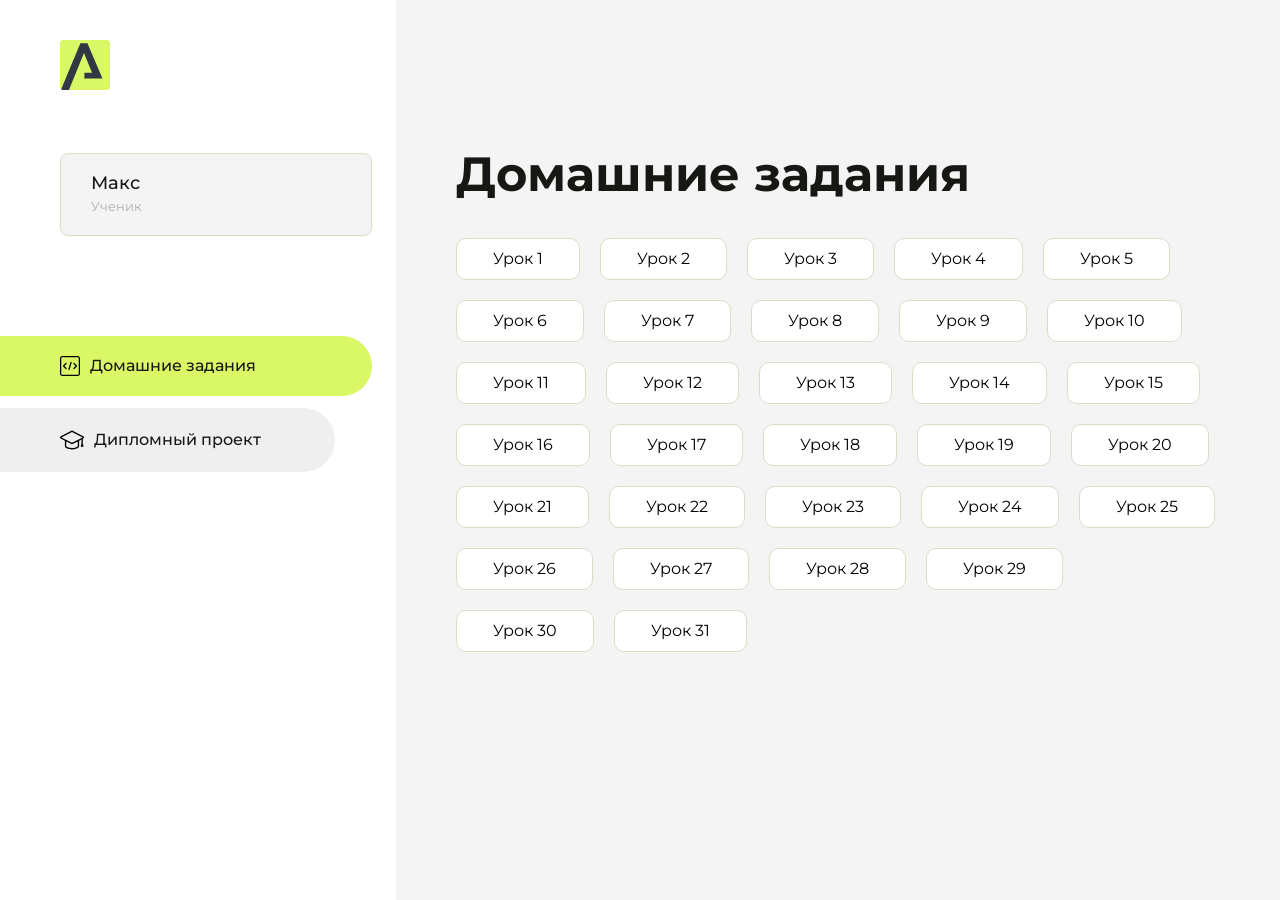
<file: index.html>
<!DOCTYPE html>
<html lang="en">
<head>
    <meta charset="UTF-8">
    <meta name="viewport" content="width=device-width, initial-scale=1.0">
    <title>Домашняя работа</title>
    <link rel="shortcut icon" href="src/logo.ico" type="image/x-icon">
    <link rel="preconnect" href="https://fonts.googleapis.com">
    <link rel="preconnect" href="https://fonts.gstatic.com" crossorigin>
    <link href="https://fonts.googleapis.com/css2?family=Montserrat:wght@400;500;700&family=Rubik:wght@500&display=swap"
          rel="stylesheet">
    <link rel="stylesheet" href="src/style.css">
</head>
<body id="body">
<div class="overlay" id="overlay"></div>
<div class="layout">
    <div class="burger" id="burger">
        <svg viewBox="0 0 24 24" fill="none" xmlns="http://www.w3.org/2000/svg">
            <g id="SVGRepo_bgCarrier" stroke-width="0"></g>
            <g id="SVGRepo_tracerCarrier" stroke-linecap="round" stroke-linejoin="round"></g>
            <g id="SVGRepo_iconCarrier">
                <path d="M4 18L20 18" stroke="#DAF765" stroke-width="2" stroke-linecap="round"></path>
                <path d="M4 12L20 12" stroke="#DAF765" stroke-width="2" stroke-linecap="round"></path>
                <path d="M4 6L20 6" stroke="#DAF765" stroke-width="2" stroke-linecap="round"></path>
            </g>
        </svg>
    </div>
    <aside class="sidebar" id="sidebar">
        <div class="sidebar__inner">
            <div class="logo">
                <svg width="50" height="50" viewBox="0 0 50 50" fill="none" xmlns="http://www.w3.org/2000/svg">
                    <g clip-path="url(#clip0_513_74730)">
                        <path d="M46.17 -0.257004H3.83C1.57281 -0.257004 -0.257 1.57281 -0.257 3.83V46.17C-0.257 48.4272 1.57281 50.257 3.83 50.257H46.17C48.4272 50.257 50.257 48.4272 50.257 46.17V3.83C50.257 1.57281 48.4272 -0.257004 46.17 -0.257004Z"
                              fill="#DAF765"/>
                        <path d="M24.375 38.4H42.461L27.441 3.1585H20.4355C20.4355 3.1585 6.7895 35.881 1.1945 49.294C2.015 50.0275 3.0945 50.257 3.6945 50.257H8.8445L23.954 13.07L32.0465 32.8285H24.375V38.4Z"
                              fill="#323843"/>
                    </g>
                    <defs>
                        <clipPath id="clip0_513_74730">
                            <rect width="50" height="50" fill="white"/>
                        </clipPath>
                    </defs>
                </svg>
            </div>
            <div class="sidebar__user">
                <div class="sidebar__name">Макс</div>
                <div class="sidebar__text">Ученик</div>
            </div>
            <div class="sidebar__tabs">
                <div class="sidebar__item">
                    <button class="sidebar__button active" id="tasks">
                        <svg xmlns="http://www.w3.org/2000/svg" width="20" height="20" viewBox="0 0 20 20" fill="none">
                            <g clip-path="url(#clip0_704_74543)">
                                <path d="M17.7083 20H2.29167C1.0275 20 0 18.9725 0 17.7083V2.29167C0 1.0275 1.0275 0 2.29167 0H17.7083C18.9725 0 20 1.0275 20 2.29167V17.7083C20 18.9725 18.9725 20 17.7083 20ZM2.29167 1.25C1.7175 1.25 1.25 1.7175 1.25 2.29167V17.7083C1.25 18.2825 1.7175 18.75 2.29167 18.75H17.7083C18.2825 18.75 18.75 18.2825 18.75 17.7083V2.29167C18.75 1.7175 18.2825 1.25 17.7083 1.25H2.29167Z"
                                      fill="black"/>
                                <path d="M6.04167 13.125C5.88167 13.125 5.72167 13.0642 5.6 12.9417L3.1 10.4417C2.85583 10.1975 2.85583 9.80167 3.1 9.5575L5.6 7.0575C5.84417 6.81333 6.24 6.81333 6.48417 7.0575C6.72833 7.30167 6.72833 7.6975 6.48417 7.94167L4.42583 10L6.48417 12.0583C6.72833 12.3025 6.72833 12.6983 6.48417 12.9425C6.36167 13.0642 6.20167 13.125 6.04167 13.125Z"
                                      fill="black"/>
                                <path d="M8.95833 14.1667C8.9 14.1667 8.84 14.1583 8.78167 14.1417C8.45083 14.0442 8.26083 13.6967 8.35833 13.3658L10.4417 6.28251C10.5392 5.95084 10.8892 5.76417 11.2175 5.85917C11.5483 5.95667 11.7383 6.30417 11.6408 6.63501L9.5575 13.7183C9.47833 13.9908 9.22833 14.1667 8.95833 14.1667Z"
                                      fill="black"/>
                                <path d="M13.9583 13.125C13.7983 13.125 13.6383 13.0642 13.5167 12.9417C13.2725 12.6975 13.2725 12.3017 13.5167 12.0575L15.575 9.99916L13.5167 7.94083C13.2725 7.69666 13.2725 7.30083 13.5167 7.05666C13.7608 6.81249 14.1567 6.81249 14.4008 7.05666L16.9008 9.55666C17.145 9.80083 17.145 10.1967 16.9008 10.4408L14.4008 12.9408C14.2783 13.0642 14.1183 13.125 13.9583 13.125Z"
                                      fill="black"/>
                            </g>
                            <defs>
                                <clipPath id="clip0_704_74543">
                                    <rect width="20" height="20" fill="white"/>
                                </clipPath>
                            </defs>
                        </svg>
                        <span>Домашние задания</span></button>
                </div>
                <div class="sidebar__item">
                    <button class="sidebar__button" id="diplom">
                        <svg xmlns="http://www.w3.org/2000/svg" width="24" height="24" viewBox="0 0 24 24" fill="none">
                            <g clip-path="url(#clip0_704_74553)">
                                <path d="M23.2628 10.5971C23.7176 10.365 24 9.90375 24 9.39337C24 8.883 23.7176 8.42175 23.2628 8.18962L12.6135 2.75362C12.2291 2.55824 11.7705 2.55787 11.3854 2.75399L0.736875 8.19C0.282375 8.42175 0 8.883 0 9.39337C0 9.90375 0.282375 10.365 0.736875 10.5971L4.89038 12.7177V18.2074C4.89038 19.8154 8.412 21.393 12 21.393C15.5884 21.393 19.1096 19.815 19.1096 18.2074V12.7174L21.4609 11.517V15.8017L20.901 17.2305C20.7409 17.6389 20.7934 18.0994 21.0405 18.4616C21.2876 18.8246 21.6979 19.041 22.1366 19.041C22.5754 19.041 22.9852 18.8246 23.2324 18.462C23.4795 18.099 23.532 17.6385 23.3719 17.2301L22.8124 15.8021V10.827L23.2628 10.5971ZM17.7623 18.1721C17.6198 18.6375 15.3491 20.0419 12 20.0419C8.65088 20.0419 6.38025 18.6375 6.2415 18.2074V12.3037L6.23887 12.3019C6.23812 12.057 6.1065 11.8207 5.87325 11.7019L1.3515 9.39337L12 3.95737L22.6489 9.39337L12 14.8294L5.87325 11.7019C5.54063 11.5331 4.6695 11.6674 4.5 12C4.33012 12.3322 4.55813 12.5479 4.89038 12.7177L11.3857 16.0331C11.5781 16.1314 11.7889 16.1805 12 16.1805C12.2107 16.1805 12.4222 16.1314 12.6146 16.0331L17.7593 13.407L17.7623 18.1721Z"
                                      fill="black"/>
                            </g>
                            <defs>
                                <clipPath id="clip0_704_74553">
                                    <rect width="24" height="24" fill="white"/>
                                </clipPath>
                            </defs>
                        </svg>
                        <span>Дипломный проект</span></button>
                </div>
            </div>
        </div>

    </aside>
    <div class="content">
        <div class="container">
            <div class="content__block" id="tasksBlock">
                <div class="content__title">Домашние задания</div>
                <ul class="content__list">
                    <li class="content__list-item">
                        <a href="hello-arokenru/index.html">Урок 1</a>
                    </li>
                       <li class="content__list-item">
                        <a href="Homework2/index.html">Урок 2</a>
                    </li>
                       <li class="content__list-item">
                        <a href="Homework3/index.html">Урок 3</a>
                    </li>
                      <li class="content__list-item">
                        <a href="Homework4/index.html">Урок 4</a>
                    </li>
                      <li class="content__list-item">
                        <a href="Homework5/index.html">Урок 5</a>
                    </li>
                      <li class="content__list-item">
                        <a href="Homework6/index.html">Урок 6</a>
                    </li>
                      <li class="content__list-item">
                        <a href="Homework7/index.html">Урок 7</a>
                    </li>
                      <li class="content__list-item">
                        <a href="Homework8/index.html">Урок 8</a>
                    </li>
                      <li class="content__list-item">
                        <a href="Homework9/index.html">Урок 9</a>
                    </li>
                      <li class="content__list-item">
                        <a href="Homework10/index.html">Урок 10</a>
                    </li>
                      <li class="content__list-item">
                        <a href="Homework11/index.html">Урок 11</a>
                    </li>
                      <li class="content__list-item">
                        <a href="Homework12/index.html">Урок 12</a>
                    </li>
                      <li class="content__list-item">
                        <a href="Homework13/index.html">Урок 13</a>
                    </li>
                      <li class="content__list-item">
                        <a href="Homework14/index.html">Урок 14</a>
                    </li>
                      <li class="content__list-item">
                        <a href="Homework15/index.html">Урок 15</a>
                    </li>
                      <li class="content__list-item">
                        <a href="Homework16/index.html">Урок 16</a>
                    </li>
                      <li class="content__list-item">
                        <a href="Homework17/index.html">Урок 17</a>
                    </li>
                      <li class="content__list-item">
                        <a href="Homework18/index.html">Урок 18</a>
                    </li>
                      <li class="content__list-item">
                        <a href="Homework19/index.html">Урок 19</a>
                    </li>
                      <li class="content__list-item">
                        <a href="Homework20/index.html">Урок 20</a>
                    </li>
                      <li class="content__list-item">
                        <a href="Homework21/index.html">Урок 21</a>
                    </li>
                      <li class="content__list-item">
                        <a href="Homework22/index.html">Урок 22</a>
                    </li>
                    </li>
                      <li class="content__list-item">
                        <a href="Homework23/index.html">Урок 23</a>
                    </li>
                      <li class="content__list-item">
                        <a href="Homework24/index.html">Урок 24</a>
                    </li>
                      <li class="content__list-item">
                        <a href="Homework25/index.html">Урок 25</a>
                    </li>
                      <li class="content__list-item">
                        <a href="Homework26/index.html">Урок 26</a>
                    </li>
                      <li class="content__list-item">
                        <a href="Homework27/index.html">Урок 27</a>
                    </li>
                      <li class="content__list-item">
                        <a href="Homework28/index.html">Урок 28</a>
                    </li>
                      <li class="content__list-item">
                        <a href="Homework29/index.html">Урок 29</a>
                    </li>
                      <li class="content__list-item">
                        <a href="Homework30/index.html">Урок 30</a>
                    </li>
                      <li class="content__list-item">
                        <a href="Homework31/index.html">Урок 31</a>
                    </li>
                </ul>
            </div>
            <div class="content__block hidden" id="diplomBlock">
                <div class="content__title">Дипломный проект</div>
                <div class="content__list-diplom">
                    <a href="diplom7/index.html">Проект</a>
                </div>
                <div class="content__decor">
                    <div class="content__decor-text">Давай проверим, чему ты научился!</div>
                    <div class="content__decor-img">
                        <img src="src/decor.png" alt="decor">
                    </div>
                </div>
            </div>
        </div>
    </div>
</div>
<script src="src/index.js"></script>
</body>
</html>
</file>
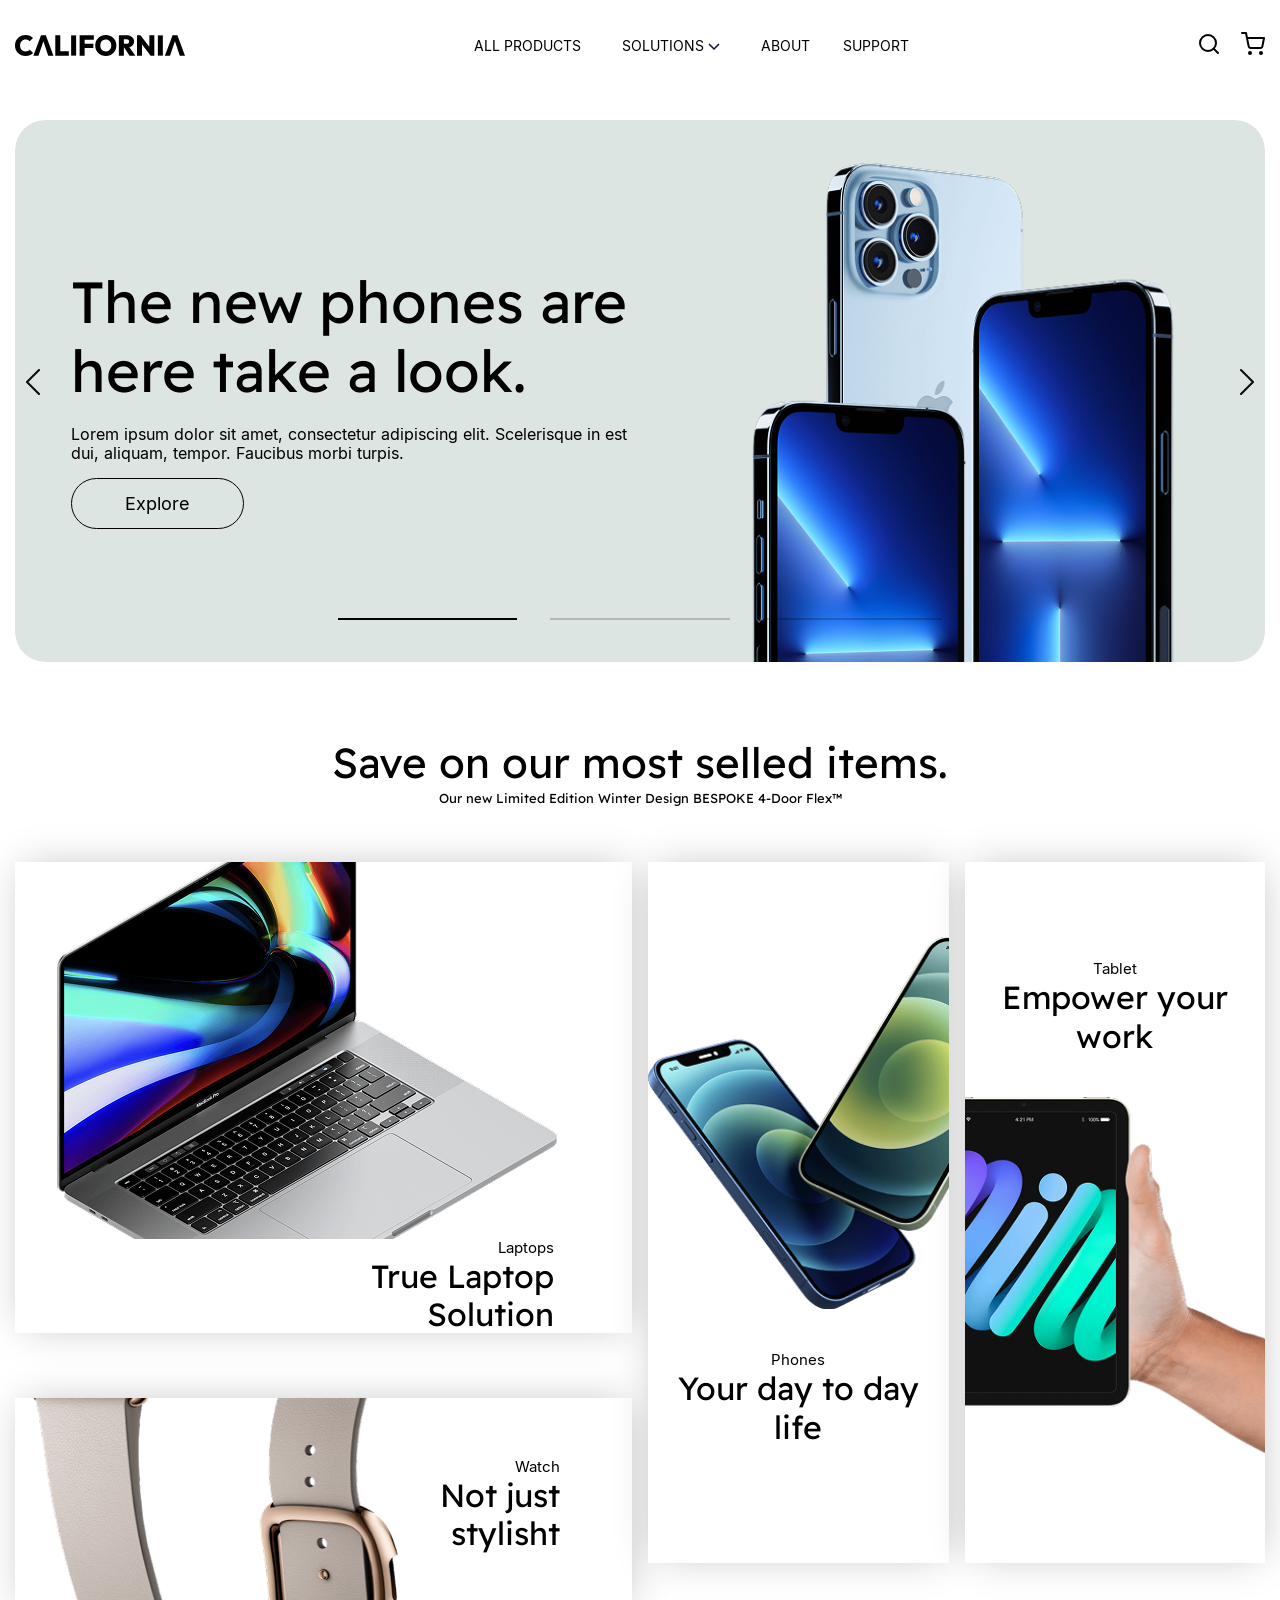
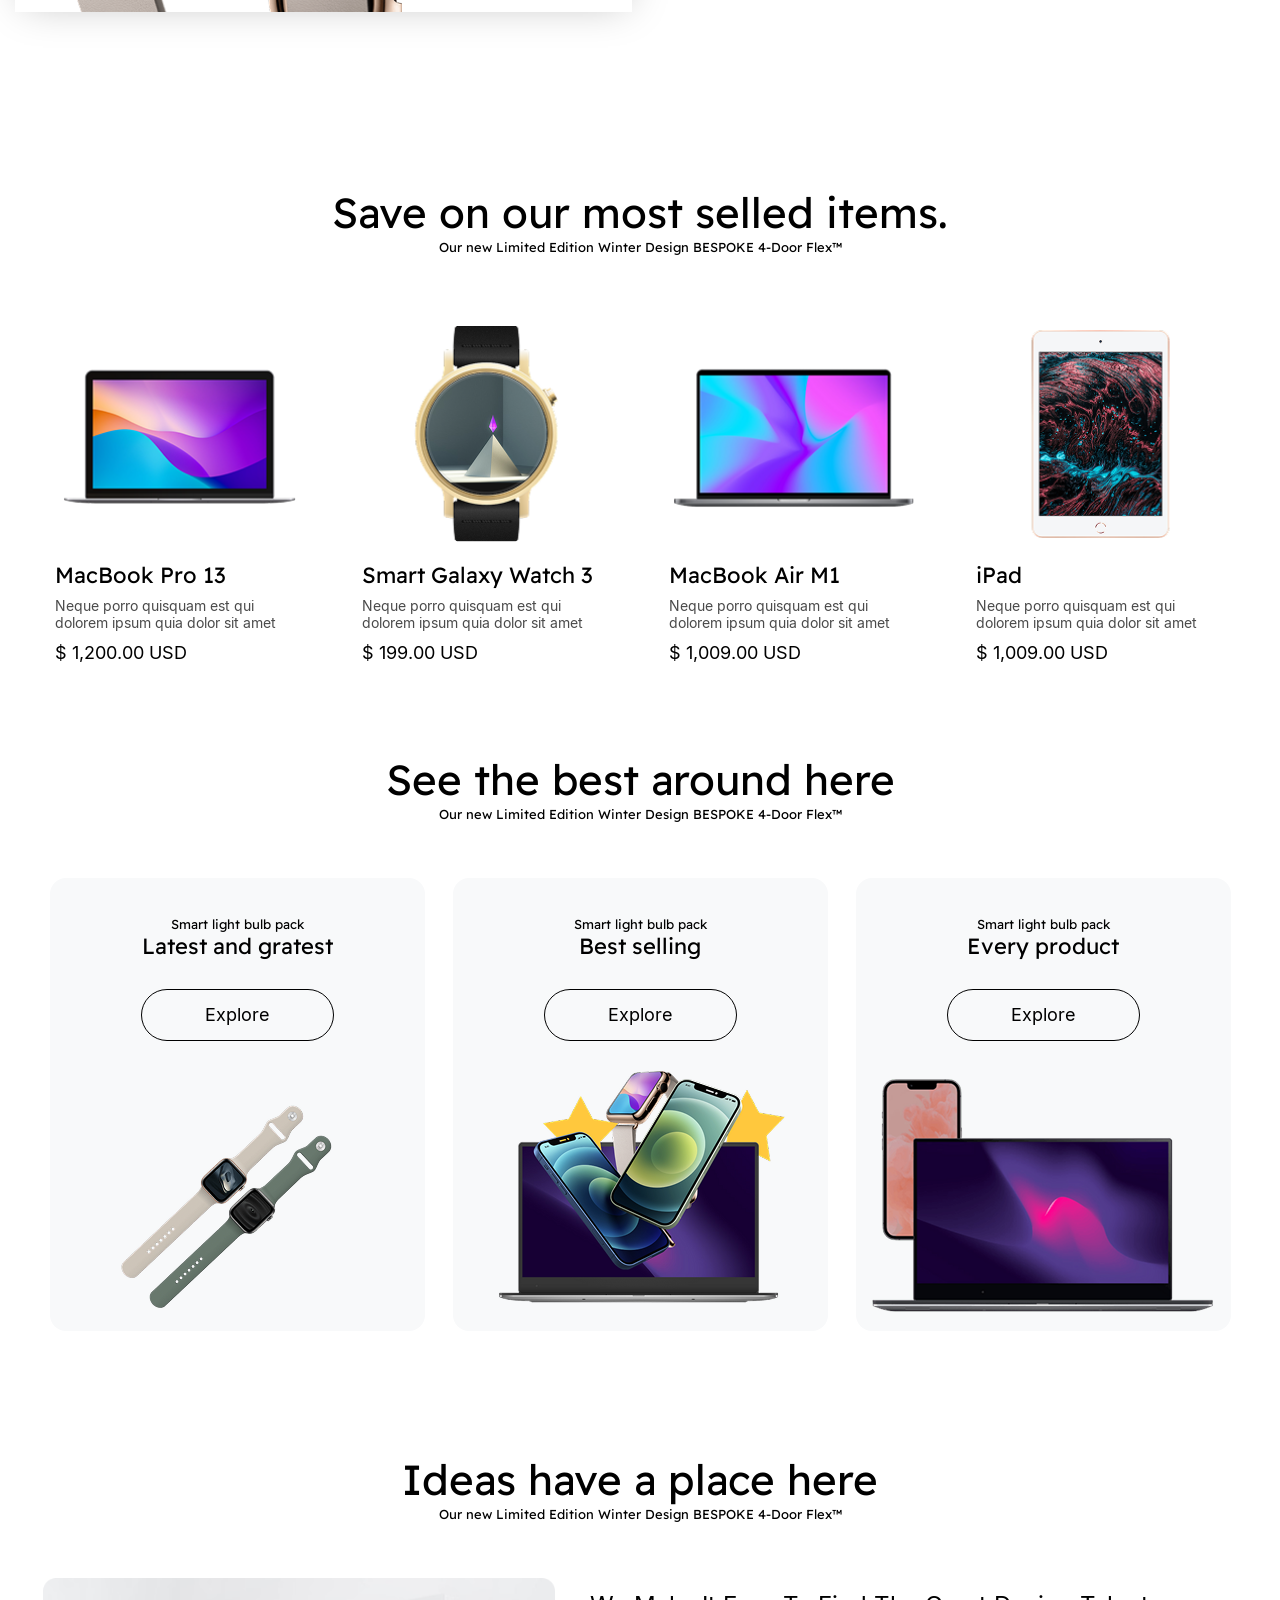
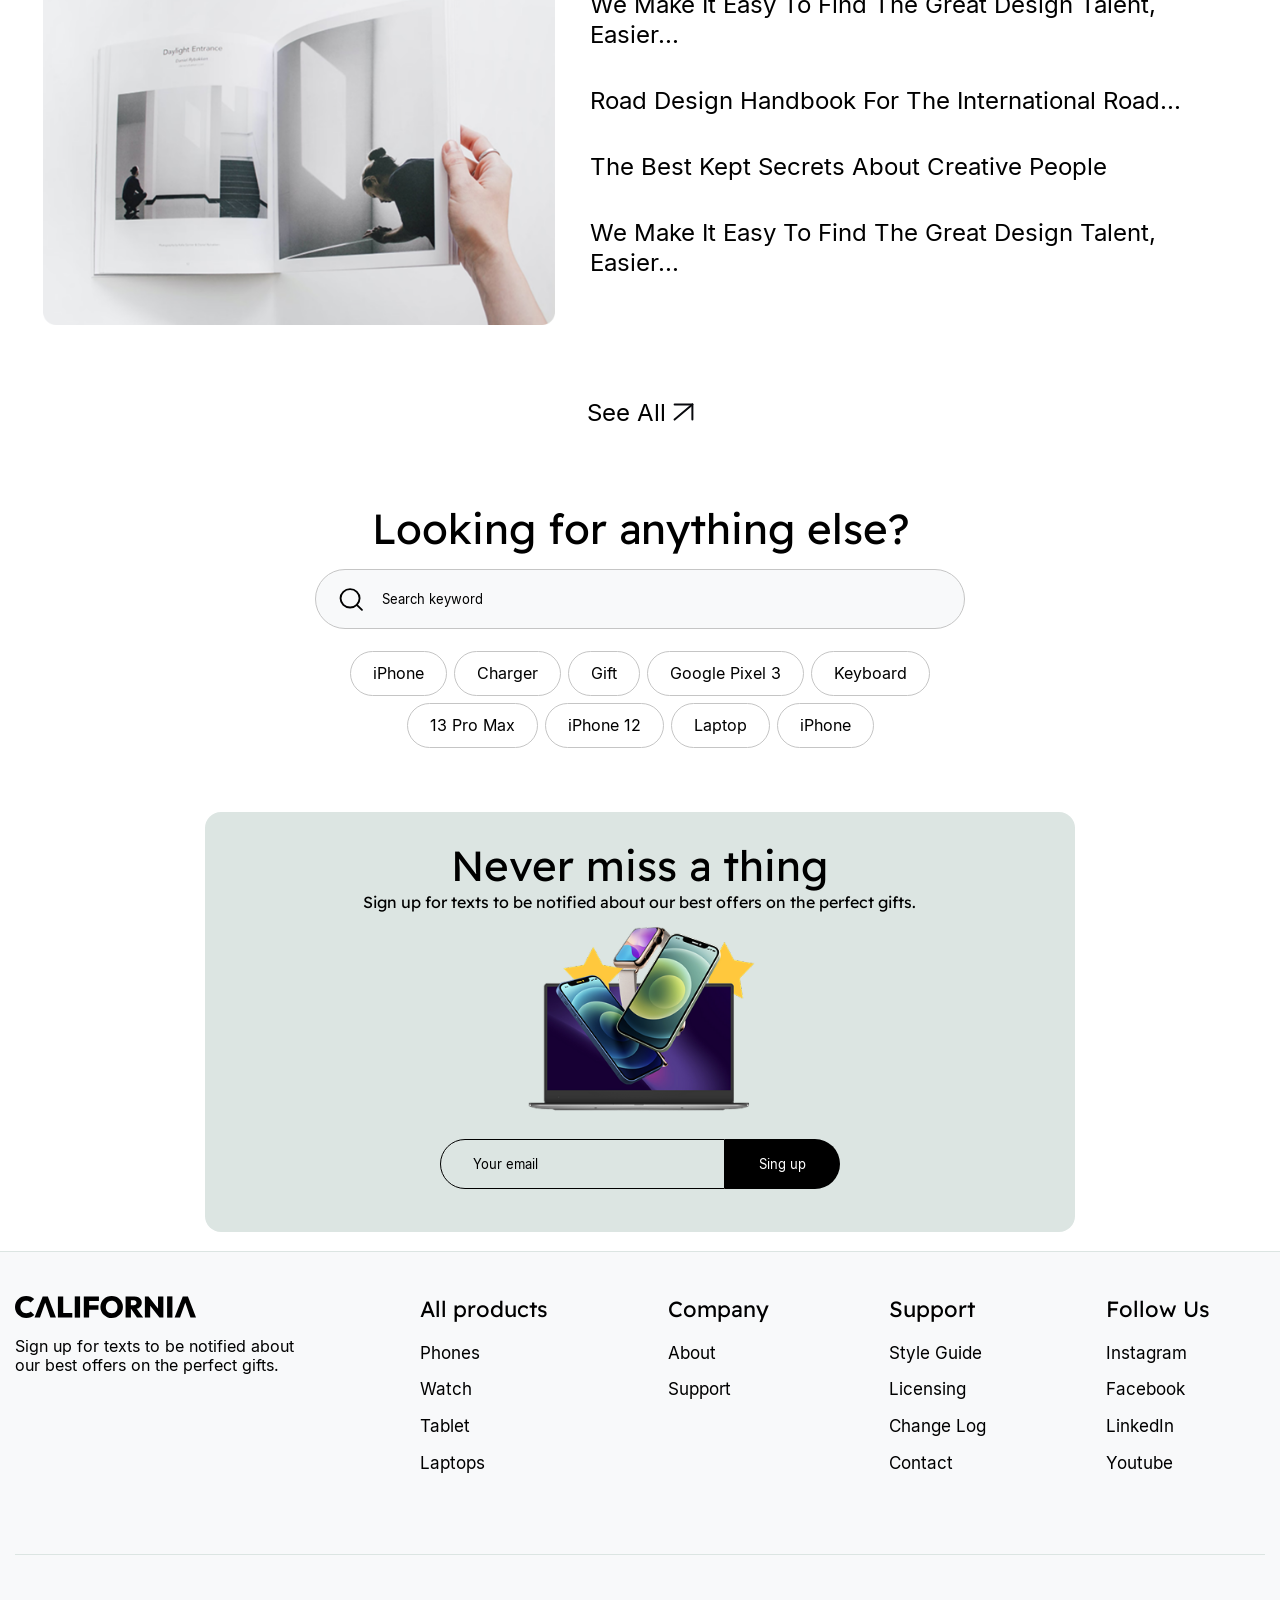
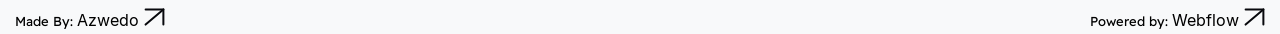
<file: diplom7/index.html>
<!DOCTYPE html>
<html lang="en">

<head>
    <meta charset="UTF-8" />
    <meta name="viewport" content="width=device-width, initial-scale=1.0" />
    <title>California</title>
    <link href="css/swiper-bundle.min.css" rel="stylesheet" />
    <link href="css/style.css" rel="stylesheet" />
</head>

<body class="body">
    <div class="wrapper">
        <header class="header">
            <div class="container">
                <div class="header__inner">
                    <a class="header__logo" href="#">
                        <img src="img/icons/logo-1.svg" alt="Logo company" />
                    </a>
                    <nav class="nav">
                        <ul class="nav__list">
                            <li class="nav__item">
                                <a class="nav__link" href="#"> all products </a>
                            </li>
                            <li class="dropdown">
                                <a class="dropbtn">
                                    Solutions
                                    <svg width="12" height="8" viewBox="0 0 12 8" fill="none"
                                        xmlns="http://www.w3.org/2000/svg">
                                        <path d="M11 1L6 6L1 1" stroke="#070847" stroke-width="1.5" />
                                    </svg>
                                </a>
                                <div class="dropdown-content">
                                    <a href="#">Paragraph 1</a>
                                    <a href="#">Paragraph 2</a>
                                    <a href="#">Paragraph 3</a>
                                </div>
                            </li>
                            <li class="nav__item">
                                <a class="nav__link" href="#"> About </a>
                            </li>
                            <li class="nav__item">
                                <a class="nav__link" href="#"> Support </a>
                            </li>
                        </ul>
                    </nav>
                    <a class="burger-icon" href="#">
                        <span></span>
                    </a>
                    <div class="header__icons">
                        <a class="search-link-1" href="#">
                            <svg class="search-icon-1" width="24" height="24" viewBox="0 0 24 24" fill="none"
                                xmlns="http://www.w3.org/2000/svg">
                                <path
                                    d="M11 19C15.4183 19 19 15.4183 19 11C19 6.58172 15.4183 3 11 3C6.58172 3 3 6.58172 3 11C3 15.4183 6.58172 19 11 19Z"
                                    stroke="black" stroke-width="2" stroke-linecap="round" stroke-linejoin="round" />
                                <path d="M20.9999 20.9999L16.6499 16.6499" stroke="black" stroke-width="2"
                                    stroke-linecap="round" stroke-linejoin="round" />
                            </svg>
                        </a>
                        <a href="#">
                            <svg width="24" height="24" viewBox="0 0 24 24" fill="none"
                                xmlns="http://www.w3.org/2000/svg">
                                <path
                                    d="M9 22C9.55228 22 10 21.5523 10 21C10 20.4477 9.55228 20 9 20C8.44772 20 8 20.4477 8 21C8 21.5523 8.44772 22 9 22Z"
                                    stroke="black" stroke-width="2" stroke-linecap="round" stroke-linejoin="round" />
                                <path
                                    d="M20 22C20.5523 22 21 21.5523 21 21C21 20.4477 20.5523 20 20 20C19.4477 20 19 20.4477 19 21C19 21.5523 19.4477 22 20 22Z"
                                    stroke="black" stroke-width="2" stroke-linecap="round" stroke-linejoin="round" />
                                <path
                                    d="M1 1H5L7.68 14.39C7.77144 14.8504 8.02191 15.264 8.38755 15.5583C8.75318 15.8526 9.2107 16.009 9.68 16H19.4C19.8693 16.009 20.3268 15.8526 20.6925 15.5583C21.0581 15.264 21.3086 14.8504 21.4 14.39L23 6H6"
                                    stroke="black" stroke-width="2" stroke-linecap="round" stroke-linejoin="round" />
                            </svg>
                        </a>
                    </div>
                </div>
            </div>
        </header>

        <main class="main">

            <section class="slider">
                <div class="container">
                    <div class="slider__inner swiper">
                        <div class="swiper-wrapper">
                            <div class="swiper-slide swiper-slide">
                                <div class="slider__body">
                                    <h1 class="slider__title">
                                        The new phones are here take a look.
                                    </h1>
                                    <p class="slider__text">
                                        Lorem ipsum dolor sit amet, consectetur adipiscing elit. Scelerisque in est dui,
                                        aliquam, tempor. Faucibus morbi turpis.
                                    </p>
                                    <a class="slider__link" href="#">Explore</a>
                                </div>
                                <div class="slider__img">
                                    <img src="img/content/main-img.png" draggable="false" alt="Phones">
                                </div>
                            </div>
                            <div class="swiper-slide swiper-slide">
                                <div class="slider__body">
                                    <h1 class="slider__title">
                                        The new phones are here take a look.
                                    </h1>
                                    <p class="slider__text">
                                        Lorem ipsum dolor sit amet, consectetur adipiscing elit. Scelerisque in est dui,
                                        aliquam, tempor. Faucibus morbi turpis.
                                    </p>
                                    <a class="slider__link" href="#">Explore</a>
                                </div>
                                <div class="slider__img">
                                    <img src="img/content/main-img.png" draggable="false" alt="Phones">
                                </div>
                            </div>
                            <div class="swiper-slide swiper-slide">
                                <div class="slider__body">
                                    <h1 class="slider__title">
                                        The new phones are here take a look.
                                    </h1>
                                    <p class="slider__text">
                                        Lorem ipsum dolor sit amet, consectetur adipiscing elit. Scelerisque in est dui,
                                        aliquam, tempor. Faucibus morbi turpis.
                                    </p>
                                    <a class="slider__link" href="#">Explore</a>
                                </div>
                                <div class="slider__img">
                                    <img src="img/content/main-img.png" draggable="false" alt="Phones">
                                </div>
                            </div>

                        </div>
                        <div class="slider__nav-items">
                            <img class="swiper-button-prev" src="img/icons/arrow-left.svg" draggable="false" alt="">
                            <img class="swiper-button-next" src="img/icons/arrow-right.svg" draggable="false" alt="">
                        </div>
                        <div class="swiper-pagination swiper-pagination"></div>
                    </div>
                </div>
            </section>

            <section class="categories">
                <div class="container">
                    <div class="categories__inner">
                        <div class="sect-head">
                            <h2 class="title">
                                Save on our most selled items.
                            </h2>
                            <h6 class="sub-title">
                                Our new Limited Edition Winter Design BESPOKE 4-Door Flex™
                            </h6>
                        </div>
                        <div class="gallery">

                            <a href="#" class="gallery__item">
                                <div class="gallery__item-body">
                                    <img src="img/content/gallery-1.png" alt="Laptops">
                                    <div class="gallery__item-text">
                                        <p>Laptops</p>
                                        <h3 class="gallery__item-title">True Laptop <br> Solution</h3>
                                    </div>
                                </div>
                            </a>

                            <a href="#" class="gallery__item">
                                <div class="gallery__item-body">
                                    <img src="img/content/gallery-2.png" alt="Watch">
                                    <div class="gallery__item-text">
                                        <p>Watch</p>
                                        <h3 class="gallery__item-title">Not just stylisht</h3>
                                    </div>
                                </div>
                            </a>

                            <a href="#" class="gallery__item">
                                <div class="gallery__item-body">
                                    <img src="img/content/gallery-3.png" alt="Phones">
                                    <div class="gallery__item-text">
                                        <p>Phones</p>
                                        <h3 class="gallery__item-title">Your day to day life</h3>
                                    </div>
                                </div>
                            </a>

                            <a href="#" class="gallery__item">
                                <div class="gallery__item-body">
                                    <div class="gallery__item-text">
                                        <p>Tablet</p>
                                        <h3 class="gallery__item-title">Empower your work</h3>
                                    </div>
                                    <img src="img/content/gallery-4.png" alt="Tablet">
                                </div>
                            </a>

                        </div>
                    </div>
                </div>
            </section>

            <section class="product-cards">
                <div class="container">
                    <div class="product-card__inner">
                        <div class="sect-head">
                            <h2 class="title">
                                Save on our most selled items.
                            </h2>
                            <h6 class="sub-title">
                                Our new Limited Edition Winter Design BESPOKE 4-Door Flex™
                            </h6>
                        </div>
                        <div class="product-cards-wrapper">
                            <ul class="product-cards-list">
                                <li class="product-card">
                                    <a href="#">
                                        <img src="img/content/card-img-1.png" alt="MacBook Pro 13">
                                    </a>
                                    <a class="card-title" href="#">MacBook Pro 13</a>
                                    <p class="card-text">Neque porro quisquam est qui dolorem ipsum quia dolor sit amet
                                    </p>
                                    <p class="product-value">$ 1,200.00 USD</p>
                                </li>
                                <li class="product-card">
                                    <a href="#">
                                        <img src="img/content/card-img-2.png" alt="Smart Galaxy Watch 3">
                                    </a>
                                    <a class="card-title" href="#">Smart Galaxy Watch 3</a>
                                    <p class="card-text">Neque porro quisquam est qui dolorem ipsum quia dolor sit amet
                                    </p>
                                    <p class="product-value">$ 199.00 USD</p>
                                </li>
                                <li class="product-card">
                                    <a href="#">
                                        <img src="img/content/card-img-3.png" alt="MacBook Air M1">
                                    </a>
                                    <a class="card-title" href="#">MacBook Air M1</a>
                                    <p class="card-text">Neque porro quisquam est qui dolorem ipsum quia dolor sit amet
                                    </p>
                                    <p class="product-value">$ 1,009.00 USD</p>
                                </li>
                                <li class="product-card">
                                    <a href="#">
                                        <img src="img/content/card-img-4.png" alt="iPad">
                                    </a>
                                    <a class="card-title" href="#">iPad</a>
                                    <p class="card-text">Neque porro quisquam est qui dolorem ipsum quia dolor sit amet
                                    </p>
                                    <p class="product-value">$ 1,009.00 USD</p>
                                </li>
                            </ul>
                        </div>
                    </div>
                </div>
            </section>

            <section class="packs">
                <div class="container">
                    <div class="packs__inner">
                        <div class="sect-head">
                            <h2 class="title">
                                See the best around here
                            </h2>
                            <h6 class="sub-title">
                                Our new Limited Edition Winter Design BESPOKE 4-Door Flex™
                            </h6>
                        </div>
                        <ul class="packs__list">
                            <li class="pack__card">
                                <h6 class="card-sub-title">
                                    Smart light bulb pack
                                </h6>
                                <h4 class="card-title">Latest and gratest</h4>
                                <a class="pack__link" href="#">Explore</a>
                                <img src="img/content/pack-1.png" alt="Watch">
                            </li>
                            <li class="pack__card">
                                <h6 class="card-sub-title">
                                    Smart light bulb pack
                                </h6>
                                <h4 class="card-title">Best selling</h4>
                                <a class="pack__link" href="#">Explore</a>
                                <img src="img/content/pack-2.png" alt="Products">
                            </li>
                            <li class="pack__card">
                                <h6 class="card-sub-title">
                                    Smart light bulb pack
                                </h6>
                                <h4 class="card-title">Every product</h4>
                                <a class="pack__link" href="#">Explore</a>
                                <img src="img/content/pack-3.png" alt="Products">
                            </li>
                        </ul>
                    </div>
                </div>
            </section>

            <section class="ideas">
                <div class="container">
                    <div class="ideas__inner">
                        <div class="sect-head">
                            <h2 class="title">
                                Ideas have a place here
                            </h2>
                            <h6 class="sub-title">
                                Our new Limited Edition Winter Design BESPOKE 4-Door Flex™
                            </h6>
                        </div>
                        <div class="ideas__body">
                            <img src="img/content/ideas.png" alt="book">
                            <div class="ideas__content">
                                <p>We Make It Easy To Find The Great Design Talent, Easier...</p>
                                <p>Road Design Handbook For The International Road...</p>
                                <p>The Best Kept Secrets About Creative People</p>
                                <p>We Make It Easy To Find The Great Design Talent, Easier...</p>
                            </div>
                        </div>
                        <a class="ideas__link" href="#">
                            See all
                            <svg width="21" height="18" viewBox="0 0 21 18" fill="none"
                                xmlns="http://www.w3.org/2000/svg">
                                <g clip-path="url(#clip0_1_354)">
                                    <path d="M1.61539 16.6155L19.3846 1.38477" stroke="#08090D" stroke-width="2"
                                        stroke-linecap="round" stroke-linejoin="round" />
                                    <path d="M1.61539 1.38477H19.3846V16.6155" stroke="#08090D" stroke-width="2"
                                        stroke-linecap="round" stroke-linejoin="round" />
                                </g>
                                <defs>
                                    <clipPath id="clip0_1_354">
                                        <rect width="21" height="18" fill="white" />
                                    </clipPath>
                                </defs>
                            </svg>
                        </a>
                    </div>
                </div>
            </section>

            <section class="search">
                <div class="container">
                    <div class="search__inner">
                        <h2 class="title">
                            Looking for anything else?
                        </h2>
                        <div class="search__bar">
                            <svg width="30" height="29" viewBox="0 0 30 29" fill="none"
                                xmlns="http://www.w3.org/2000/svg">
                                <path
                                    d="M13.75 22.9583C19.2729 22.9583 23.75 18.6304 23.75 13.2917C23.75 7.95291 19.2729 3.625 13.75 3.625C8.22715 3.625 3.75 7.95291 3.75 13.2917C3.75 18.6304 8.22715 22.9583 13.75 22.9583Z"
                                    stroke="black" stroke-width="2" stroke-linecap="round" stroke-linejoin="round">
                                </path>
                                <path d="M26.2499 25.3749L20.8124 20.1187" stroke="black" stroke-width="2"
                                    stroke-linecap="round" stroke-linejoin="round"></path>
                            </svg>
                            <input class="search__input" placeholder="Search keyword" type="text">
                        </div>
                        <ul class="search__hints">
                            <li class="search__hint">
                                <a class="search__hint-link" href="#">
                                    iPhone
                                </a>
                            </li>
                            <li class="search__hint">
                                <a class="search__hint-link" href="#">
                                    Charger
                                </a>
                            </li>
                            <li class="search__hint">
                                <a class="search__hint-link" href="#">
                                    Gift
                                </a>
                            </li>
                            <li class="search__hint">
                                <a class="search__hint-link" href="#">
                                    Google Pixel 3
                                </a>
                            </li>
                            <li class="search__hint">
                                <a class="search__hint-link" href="#">
                                    Keyboard
                                </a>
                            </li>
                            <li class="search__hint">
                                <a class="search__hint-link" href="#">
                                    13 Pro Max
                                </a>
                            </li>
                            <li class="search__hint">
                                <a class="search__hint-link" href="#">
                                    iPhone 12
                                </a>
                            </li>
                            <li class="search__hint">
                                <a class="search__hint-link" href="#">
                                    Laptop
                                </a>
                            </li>
                            <li class="search__hint">
                                <a class="search__hint-link" href="#">
                                    iPhone
                                </a>
                            </li>
                        </ul>
                    </div>
                </div>
            </section>

            <section class="sing-up">
                <div class="container">
                    <div class="sing-up__inner">
                        <div class="sect-head">
                            <h2 class="title">
                                Never miss a thing
                            </h2>
                            <h6 class="sub-title">
                                Sign up for texts to be notified about our best offers on the perfect gifts.
                            </h6>
                        </div>
                        <img src="img/content/pack-2.png" alt="apple products">
                        <div class="sing-up__input">
                            <input type="email" placeholder="Your email">
                            <button type="submit">Sing up</button>
                        </div>
                    </div>
                </div>
            </section>

        </main>

        <footer class="footer">
            <div class="container">
                <div class="footer__inner">
                    <div class="footer__top">
                        <div class="footer__text-block">
                            <a href="#">
                                <img src="img/icons/logo-2.svg" alt="Logo company">
                            </a>
                            <p class="footer__text">
                                Sign up for texts to be notified about our best offers on the perfect gifts.
                            </p>
                        </div>
                        <div class="footer__lists">
                            <div class="footer__list">
                                <h5 class="footer__list-title">
                                    All products
                                </h5>
                                <ul class="footer__list-items">
                                    <li class="footer__list-item">
                                        <a class="footer__list-link" href="#">
                                            Phones
                                        </a>
                                    </li>
                                    <li class="footer__list-item">
                                        <a class="footer__list-link" href="#">
                                            Watch
                                        </a>
                                    </li>
                                    <li class="footer__list-item">
                                        <a class="footer__list-link" href="#">
                                            Tablet
                                        </a>
                                    </li>
                                    <li class="footer__list-item">
                                        <a class="footer__list-link" href="#">
                                            Laptops
                                        </a>
                                    </li>
                                </ul>
                            </div>
                            <div class="footer__list">
                                <h5 class="footer__list-title">
                                    Company
                                </h5>
                                <ul class="footer__list-items">
                                    <li class="footer__list-item">
                                        <a class="footer__list-link" href="#">
                                            About
                                        </a>
                                    </li>
                                    <li class="footer__list-item">
                                        <a class="footer__list-link" href="#">
                                            Support
                                        </a>
                                    </li>
                                </ul>
                            </div>
                            <div class="footer__list">
                                <h5 class="footer__list-title">
                                    Support
                                </h5>
                                <ul class="footer__list-items">
                                    <li class="footer__list-item">
                                        <a class="footer__list-link" href="#">
                                            Style Guide
                                        </a>
                                    </li>
                                    <li class="footer__list-item">
                                        <a class="footer__list-link" href="#">
                                            Licensing
                                        </a>
                                    </li>
                                    <li class="footer__list-item">
                                        <a class="footer__list-link" href="#">
                                            Change Log
                                        </a>
                                    </li>
                                    <li class="footer__list-item">
                                        <a class="footer__list-link" href="#">
                                            Contact
                                        </a>
                                    </li>
                                </ul>
                            </div>
                            <div class="footer__list">
                                <h5 class="footer__list-title">
                                    Follow Us
                                </h5>
                                <ul class="footer__list-items">
                                    <li class="footer__list-item">
                                        <a class="footer__list-link" href="#">
                                            Instagram
                                        </a>
                                    </li>
                                    <li class="footer__list-item">
                                        <a class="footer__list-link" href="#">
                                            Facebook
                                        </a>
                                    </li>
                                    <li class="footer__list-item">
                                        <a class="footer__list-link" href="#">
                                            LinkedIn
                                        </a>
                                    </li>
                                    <li class="footer__list-item">
                                        <a class="footer__list-link" href="#">
                                            Youtube
                                        </a>
                                    </li>
                                </ul>
                            </div>
                        </div>
                    </div>
                    <hr>
                    <div class="footer__bottom">
                        <div>
                            <h6>Made By: </h6>
                            <a href="#">
                                Azwedo
                                <svg width="21" height="18" viewBox="0 0 21 18" fill="none"
                                    xmlns="http://www.w3.org/2000/svg">
                                    <g>
                                        <path d="M1.61539 16.6155L19.3846 1.38477" stroke="#08090D" stroke-width="2"
                                            stroke-linecap="round" stroke-linejoin="round" />
                                        <path d="M1.61539 1.38477H19.3846V16.6155" stroke="#08090D" stroke-width="2"
                                            stroke-linecap="round" stroke-linejoin="round" />
                                    </g>
                                    <defs>
                                        <clipPath>
                                            <rect width="21" height="18" fill="white" />
                                        </clipPath>
                                    </defs>
                                </svg>
                            </a>
                        </div>
                        <div>
                            <h6>Powered by: </h6>
                            <a href="#">
                                Webflow
                                <svg width="21" height="18" viewBox="0 0 21 18" fill="none"
                                    xmlns="http://www.w3.org/2000/svg">
                                    <g>
                                        <path d="M1.61539 16.6155L19.3846 1.38477" stroke="#08090D" stroke-width="2"
                                            stroke-linecap="round" stroke-linejoin="round" />
                                        <path d="M1.61539 1.38477H19.3846V16.6155" stroke="#08090D" stroke-width="2"
                                            stroke-linecap="round" stroke-linejoin="round" />
                                    </g>
                                    <defs>
                                        <clipPath>
                                            <rect width="21" height="18" fill="white" />
                                        </clipPath>
                                    </defs>
                                </svg>
                            </a>
                        </div>
                    </div>
                </div>
            </div>
        </footer>

    </div>

    <script src="js/swiper-bundle.min.js"></script>
    <script src="js/main.js"></script>
</body>

</html>
</file>
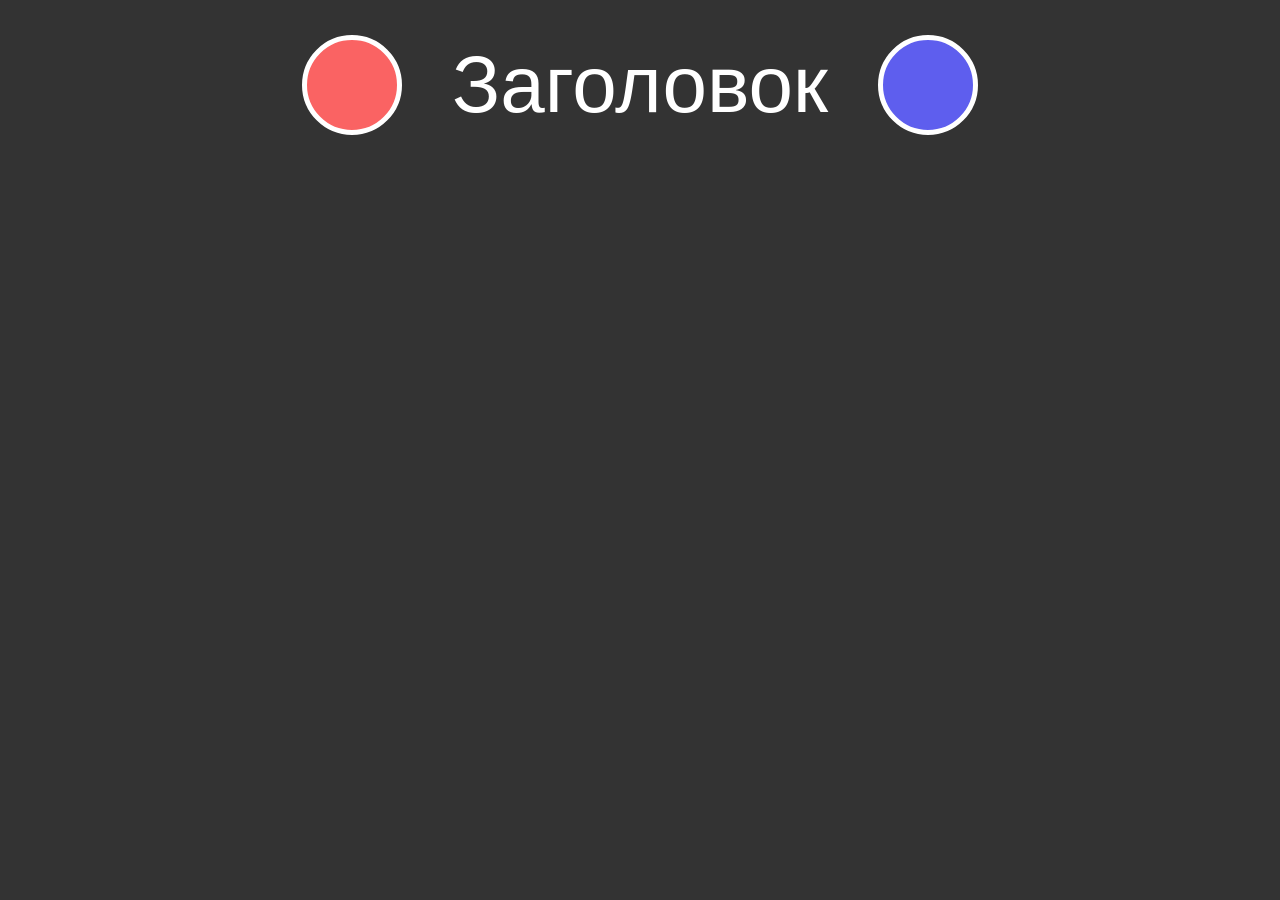
<file: Homework10/index.html>
<!DOCTYPE html>
<html lang="en">

<head>
    <meta charset="UTF-8">
    <meta http-equiv="X-UA-Compatible" content="IE=edge">
    <meta name="viewport" content="width=device-width, initial-scale=1.0">
    <title>Homework10</title>
    <link href="css/reset.css" rel="stylesheet">
    <link href="css/style.css" rel="stylesheet">
</head>

<body>
    <div class="wrapper">
        <h1 class="title">Заголовок</h1>
    </div>
</body>

</html>
</file>
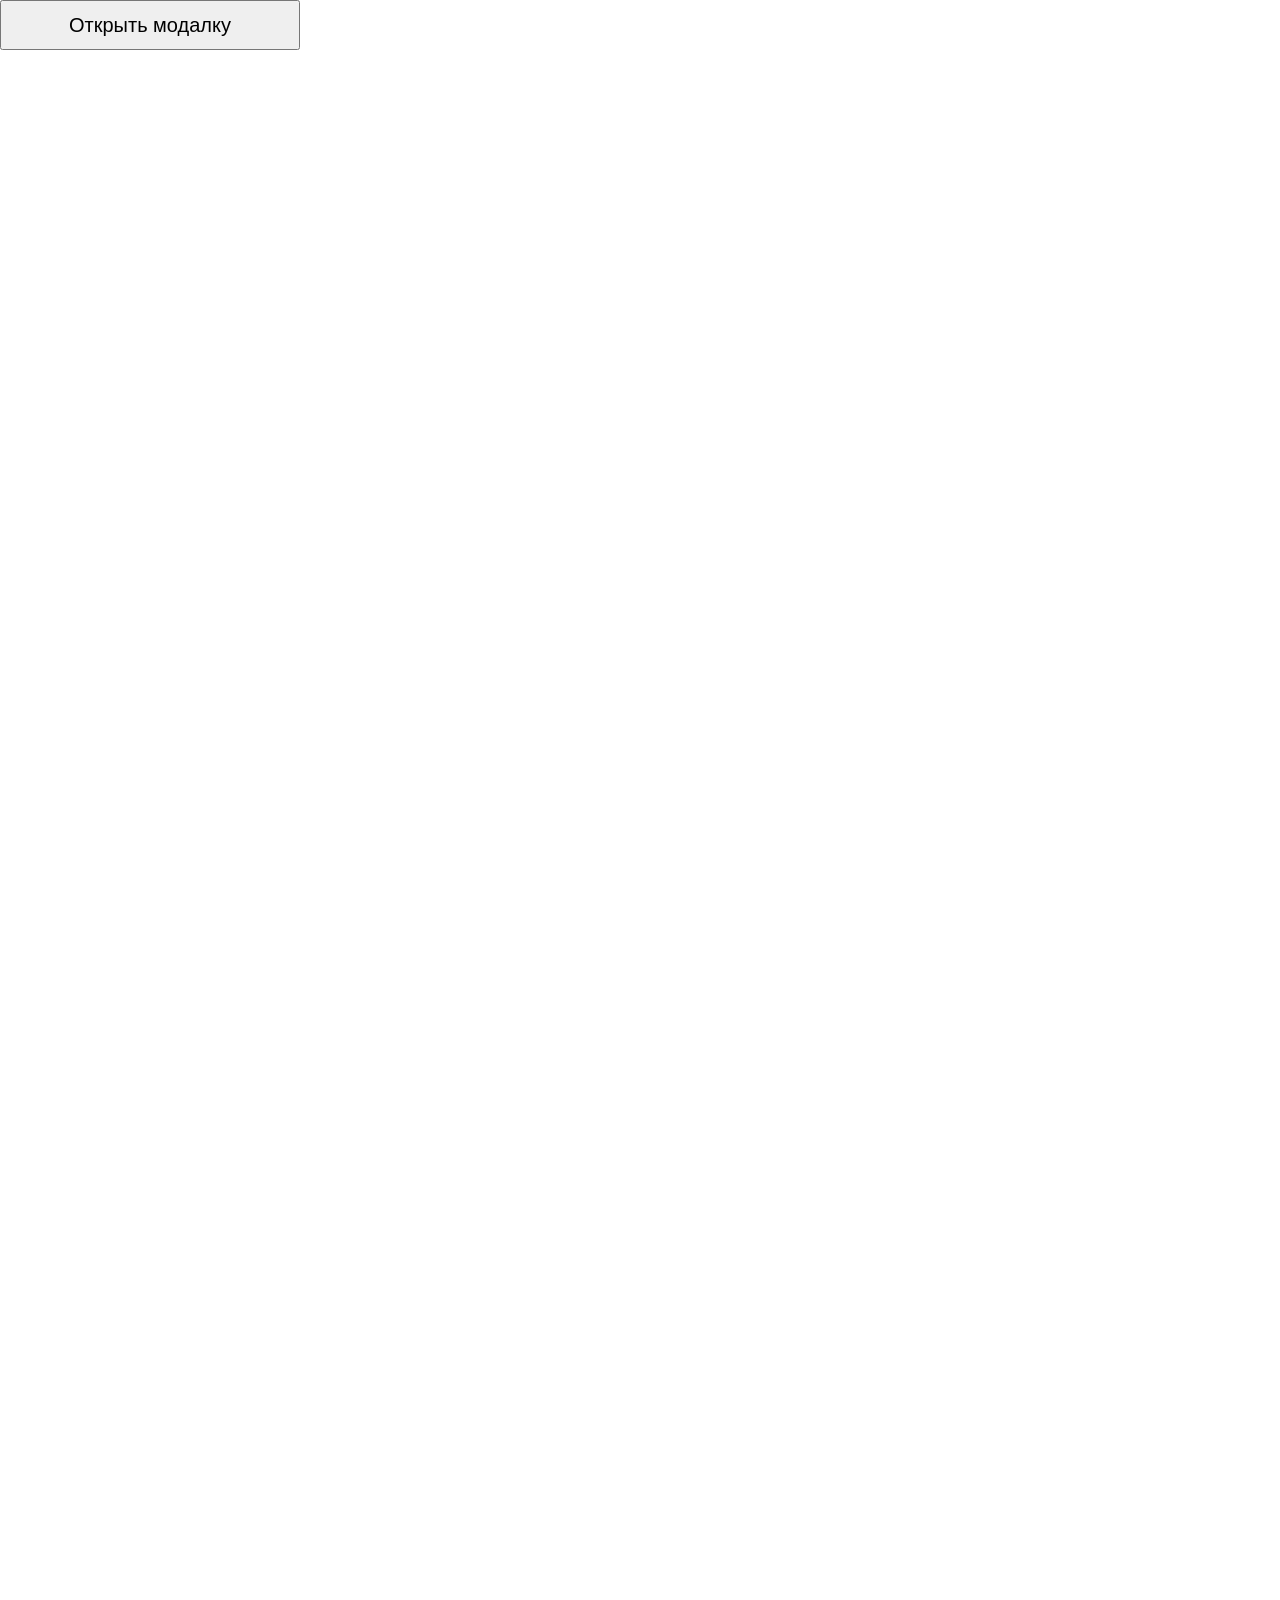
<file: Homework14/index.html>
<!DOCTYPE html>
<html lang="en">
    <head>
        <meta charset="UTF-8" />
        <meta name="viewport" content="width=device-width, initial-scale=1.0" />
        <title>Document</title>
        <link href="main.css" rel="stylesheet">
    </head>
    <body class="body">
        <button class="btn-open">Открыть модалку</button>
        <div class="modal">
            <div class="modal__window">
                <button class="modal__close-btn">X</button>
                Далеко-далеко за словесными горами в стране гласных и согласных
                живут, рыбные тексты. Образ назад, переписывается снова алфавит
                большой вопрос буквенных необходимыми имени?
            </div>
        </div>
        <script src="main.js"></script>
    </body>
</html>
</file>
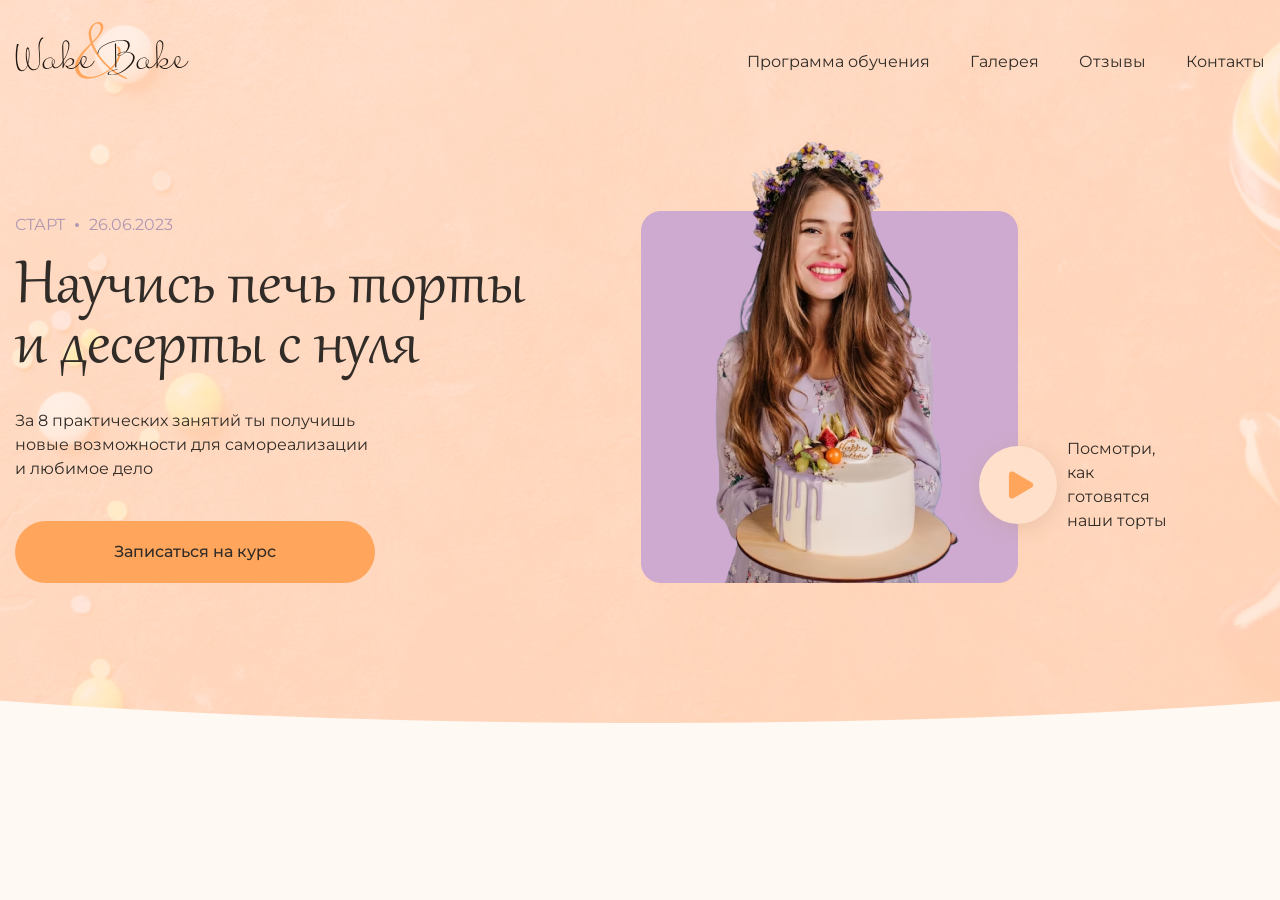
<file: Homework15/index.html>
<!DOCTYPE html>
<html lang="en">

<head>
    <meta charset="UTF-8">
    <meta http-equiv="X-UA-Compatible" content="IE=edge">
    <meta name="viewport" content="width=device-width, initial-scale=1.0">
    <title>Wake & Bake</title>
    <link href="css/fonts.css" rel="stylesheet">
    <link href="css/reset.css" rel="stylesheet">
    <link href="css/style.css" rel="stylesheet">
</head>

<body class="body">
    <div class="wrapper">
        <header class="header">
            <div class="header__top">
                <div class="container">
                    <div class="header__top-inner">
                        <a class="header__logo" href="#">
                            <img src="img/icons/logos/logo-dark.svg" alt="Логотип Wake & Bake">
                        </a>
                        <nav class="nav">
                            <ul class="nav__list">
                                <li class="nav-item">
                                    <a class="nav__link" href="#">
                                        Программа обучения
                                    </a>
                                </li>
                                <li class="nav-item">
                                    <a class="nav__link" href="#">
                                        Галерея
                                    </a>
                                </li>
                                <li class="nav-item">
                                    <a class="nav__link" href="#">
                                        Отзывы
                                    </a>
                                </li>
                                <li class="nav-item">
                                    <a class="nav__link" href="#">
                                        Контакты
                                    </a>
                                </li>
                            </ul>
                        </nav>
                        <a class="burger-icon" href="#">
                            <span></span>
                        </a>
                    </div>
                </div>
            </div>
            <section class="hero">
                <div class="container">
                    <div class="hero__inner">
                        <div class="hero__content">
                            <div class="hero__info">
                                <span>Старт</span>
                                <span>26.06.2023</span>
                            </div>
                            <h1 class="hero__title">
                                Научись печь торты и десерты с нуля
                            </h1>
                            <p class="hero__text">
                                За 8 практических занятий ты получишь новые 
                                возможности для самореализации и любимое дело
                            </p>
                            <div class="hero__img-control hero__img-control--mobile">
                                <a class="hero__img-button" data-fslightbox href="video/cake.mp4">
                                    <img src="img/icons/play.svg" alt="">
                                </a>
                                Посмотри, как готовятся наши торты
                            </div>
                            <a class="hero__button button" href="#">
                                Записаться на курс
                            </a>
                        </div>
                        <div class="hero__img">
                            <img src="img/content/girl.png" alt="Девушка с тортом в руках">
                            <div class="hero__img-control">
                                <a class="hero__img-button" data-fslightbox="video" href="video/cake.mp4">
                                    <img src="img/icons/play.svg" alt="">
                                </a>
                                Посмотри, как готовятся наши торты
                            </div>
                        </div>
                    </div>
                </div>
            </section>
        </header>
        <main class="main"></main>
        <footer class="footer"></footer>
    </div>
    
    <script src="js/fslightbox.js"></script>
    <script src="js/main.js"></script>
</body>

</html>
</file>
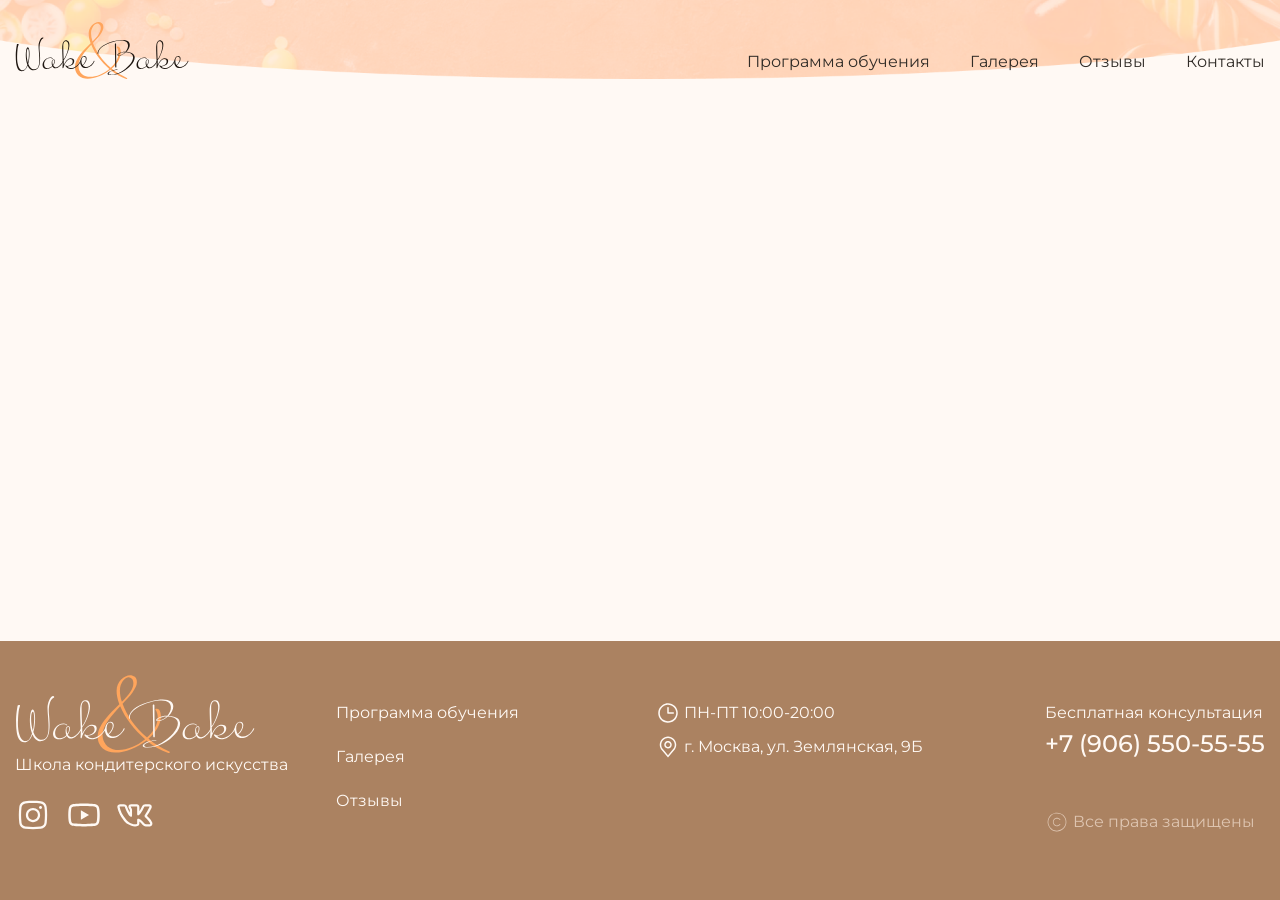
<file: Homework16/index.html>
<!DOCTYPE html>
<html lang="en">
    <head>
        <meta charset="UTF-8" />
        <meta http-equiv="X-UA-Compatible" content="IE=edge" />
        <meta name="viewport" content="width=device-width, initial-scale=1.0" />
        <title>Wake & Bake</title>
        <link href="css/fonts.css" rel="stylesheet" />
        <link href="css/reset.css" rel="stylesheet" />
        <link href="css/style.css" rel="stylesheet" />
    </head>

    <body class="body">
        <div class="wrapper">
            <header class="header">
                <div class="header__top">
                    <div class="container">
                        <div class="header__top-inner">
                            <a class="header__logo" href="#">
                                <img
                                    src="img/icons/logos/logo-dark.svg"
                                    alt="Логотип Wake & Bake"
                                />
                            </a>
                            <nav class="nav">
                                <ul class="nav__list">
                                    <li class="nav-item">
                                        <a class="nav__link" href="#">
                                            Программа обучения
                                        </a>
                                    </li>
                                    <li class="nav-item">
                                        <a class="nav__link" href="#">
                                            Галерея
                                        </a>
                                    </li>
                                    <li class="nav-item">
                                        <a class="nav__link" href="#">
                                            Отзывы
                                        </a>
                                    </li>
                                    <li class="nav-item">
                                        <a class="nav__link" href="#">
                                            Контакты
                                        </a>
                                    </li>
                                </ul>
                            </nav>
                            <a class="burger-icon" href="#">
                                <span></span>
                            </a>
                        </div>
                    </div>
                </div>
                <!-- <section class="hero">
                    <div class="container">
                        <div class="hero__inner">
                            <div class="hero__content">
                                <div class="hero__info">
                                    <span>Старт</span>
                                    <span>26.06.2023</span>
                                </div>
                                <h1 class="hero__title">
                                    Научись печь торты и десерты с нуля
                                </h1>
                                <p class="hero__text">
                                    За 8 практических занятий ты получишь новые
                                    возможности для самореализации и любимое
                                    дело
                                </p>
                                <div
                                    class="hero__img-control hero__img-control--mobile"
                                >
                                    <a
                                        class="hero__img-button"
                                        data-fslightbox
                                        href="video/cake.mp4"
                                    >
                                        <img src="img/icons/play.svg" alt="" />
                                    </a>
                                    Посмотри, как готовятся наши торты
                                </div>
                                <a class="hero__button button" href="#">
                                    Записаться на курс
                                </a>
                            </div>
                            <div class="hero__img">
                                <img
                                    src="img/content/girl.png"
                                    alt="Девушка с тортом в руках"
                                />
                                <div class="hero__img-control">
                                    <a
                                        class="hero__img-button"
                                        data-fslightbox="video"
                                        href="video/cake.mp4"
                                    >
                                        <img src="img/icons/play.svg" alt="" />
                                    </a>
                                    Посмотри, как готовятся наши торты
                                </div>
                            </div>
                        </div>
                    </div>
                </section> -->
            </header>
            <main class="main"></main>
            <footer class="footer">
                <div class="container">
                <div class="footer__inner">
                    <div class="footer__col">
                        <a class="footer__logo" href="#">
                            <img src="img/icons/logos/logo-light.svg" alt="Логотип компании Wake & Bake">
                        </a>
                        <p class="footer__logo-text">
                            Школа кондитерского искусства
                        </p>
                        <address class="socials">
                            <ul class="socials__list">
                                <li class="socials__item">
                                    <a class="socials__link" href="#">
                                        <svg width="36" height="36" viewBox="0 0 36 36" fill="none"
                                            xmlns="http://www.w3.org/2000/svg">
                                            <path
                                                d="M24 10.5C24 10.1022 24.158 9.72064 24.4393 9.43934C24.7206 9.15804 25.1022 9 25.5 9C25.8978 9 26.2794 9.15804 26.5607 9.43934C26.842 9.72064 27 10.1022 27 10.5C27 10.8978 26.842 11.2794 26.5607 11.5607C26.2794 11.842 25.8978 12 25.5 12C25.1022 12 24.7206 11.842 24.4393 11.5607C24.158 11.2794 24 10.8978 24 10.5Z"
                                                fill="#FFF9F4" />
                                            <path fill-rule="evenodd" clip-rule="evenodd"
                                                d="M18 10.875C16.1103 10.875 14.2981 11.6257 12.9619 12.9619C11.6257 14.2981 10.875 16.1103 10.875 18C10.875 19.8897 11.6257 21.7019 12.9619 23.0381C14.2981 24.3743 16.1103 25.125 18 25.125C19.8897 25.125 21.7019 24.3743 23.0381 23.0381C24.3743 21.7019 25.125 19.8897 25.125 18C25.125 16.1103 24.3743 14.2981 23.0381 12.9619C21.7019 11.6257 19.8897 10.875 18 10.875ZM13.125 18C13.125 16.7071 13.6386 15.4671 14.5529 14.5529C15.4671 13.6386 16.7071 13.125 18 13.125C19.2929 13.125 20.5329 13.6386 21.4471 14.5529C22.3614 15.4671 22.875 16.7071 22.875 18C22.875 19.2929 22.3614 20.5329 21.4471 21.4471C20.5329 22.3614 19.2929 22.875 18 22.875C16.7071 22.875 15.4671 22.3614 14.5529 21.4471C13.6386 20.5329 13.125 19.2929 13.125 18Z"
                                                fill="#FFF9F4" />
                                            <path fill-rule="evenodd" clip-rule="evenodd"
                                                d="M25.8871 4.24833C20.6451 3.66722 15.355 3.66722 10.1131 4.24833C7.09508 4.58583 4.65758 6.96333 4.30358 9.99633C3.68168 15.3132 3.68168 20.6845 4.30358 26.0013C4.65758 29.0343 7.09358 31.4118 10.1131 31.7493C15.3551 32.3298 20.6451 32.3298 25.8871 31.7493C28.9051 31.4118 31.3426 29.0343 31.6966 26.0013C32.3186 20.6845 32.3186 15.3132 31.6966 9.99633C31.3426 6.96333 28.9066 4.58583 25.8871 4.24833ZM10.3621 6.48333C15.4385 5.92064 20.5616 5.92064 25.6381 6.48333C27.6331 6.70833 29.2306 8.28183 29.4631 10.2588C30.0645 15.4013 30.0645 20.5964 29.4631 25.7388C29.3428 26.7064 28.8999 27.6052 28.2058 28.29C27.5118 28.9747 26.6072 29.4056 25.6381 29.5128C20.5616 30.0756 15.4385 30.0756 10.3621 29.5128C9.39299 29.4056 8.48836 28.9747 7.79432 28.29C7.10027 27.6052 6.65734 26.7064 6.53708 25.7388C5.93566 20.5964 5.93566 15.4013 6.53708 10.2588C6.65734 9.29127 7.10027 8.3925 7.79432 7.70771C8.48836 7.02292 9.39299 6.59059 10.3621 6.48333Z"
                                                fill="#FFF9F4" />
                                        </svg>
                                    </a>
                                </li>
                                <li class="socials__item">
                                    <a class="socials__link" href="#">
                                        <svg width="36" height="36" viewBox="0 0 36 36" fill="none"
                                            xmlns="http://www.w3.org/2000/svg">
                                            <path
                                                d="M33.75 17.902C33.75 17.8246 33.75 17.7367 33.7465 17.6348C33.743 17.35 33.7359 17.0301 33.7289 16.6891C33.7008 15.7082 33.6516 14.7309 33.5742 13.8098C33.4688 12.5406 33.3141 11.4824 33.1031 10.6879C32.8805 9.85873 32.4442 9.10251 31.8377 8.49483C31.2313 7.88715 30.476 7.44928 29.6473 7.225C28.6523 6.95781 26.7047 6.79258 23.9625 6.69062C22.6582 6.64141 21.2625 6.60977 19.8668 6.59219C19.3781 6.58516 18.9246 6.58164 18.5168 6.57812H17.4832C17.0754 6.58164 16.6219 6.58516 16.1332 6.59219C14.7375 6.60977 13.3418 6.64141 12.0375 6.69062C9.29531 6.79609 7.34414 6.96133 6.35273 7.225C5.52375 7.44873 4.76813 7.88641 4.1616 8.49418C3.55507 9.10195 3.11892 9.85846 2.89688 10.6879C2.68242 11.4824 2.53125 12.5406 2.42578 13.8098C2.34844 14.7309 2.29922 15.7082 2.27109 16.6891C2.26055 17.0301 2.25703 17.35 2.25352 17.6348C2.25352 17.7367 2.25 17.8246 2.25 17.902V18.0988C2.25 18.1762 2.25 18.2641 2.25352 18.366C2.25703 18.6508 2.26406 18.9707 2.27109 19.3117C2.29922 20.2926 2.34844 21.2699 2.42578 22.191C2.53125 23.4602 2.68594 24.5184 2.89688 25.3129C3.34688 26.9969 4.66875 28.3258 6.35273 28.7758C7.34414 29.043 9.29531 29.2082 12.0375 29.3102C13.3418 29.3594 14.7375 29.391 16.1332 29.4086C16.6219 29.4156 17.0754 29.4191 17.4832 29.4227H18.5168C18.9246 29.4191 19.3781 29.4156 19.8668 29.4086C21.2625 29.391 22.6582 29.3594 23.9625 29.3102C26.7047 29.2047 28.6559 29.0395 29.6473 28.7758C31.3312 28.3258 32.6531 27.0004 33.1031 25.3129C33.3176 24.5184 33.4688 23.4602 33.5742 22.191C33.6516 21.2699 33.7008 20.2926 33.7289 19.3117C33.7395 18.9707 33.743 18.6508 33.7465 18.366C33.7465 18.2641 33.75 18.1762 33.75 18.0988V17.902ZM31.2188 18.0848C31.2188 18.1586 31.2188 18.2395 31.2152 18.3344C31.2117 18.6086 31.2047 18.9109 31.1977 19.2379C31.173 20.173 31.1238 21.1082 31.05 21.9766C30.9551 23.1086 30.8215 24.0367 30.6562 24.659C30.4383 25.4711 29.7984 26.1145 28.9898 26.3289C28.2516 26.5258 26.3918 26.684 23.8641 26.7789C22.5844 26.8281 21.2062 26.8598 19.8316 26.8773C19.35 26.8844 18.9035 26.8879 18.5027 26.8879H17.4973L16.1684 26.8773C14.7937 26.8598 13.4191 26.8281 12.1359 26.7789C9.6082 26.6805 7.74492 26.5258 7.01016 26.3289C6.20156 26.1109 5.56172 25.4711 5.34375 24.659C5.17852 24.0367 5.04492 23.1086 4.95 21.9766C4.87617 21.1082 4.83047 20.173 4.80234 19.2379C4.7918 18.9109 4.78828 18.6051 4.78477 18.3344C4.78477 18.2395 4.78125 18.1551 4.78125 18.0848V17.916C4.78125 17.8422 4.78125 17.7613 4.78477 17.6664C4.78828 17.3922 4.79531 17.0898 4.80234 16.7629C4.82695 15.8277 4.87617 14.8926 4.95 14.0242C5.04492 12.8922 5.17852 11.9641 5.34375 11.3418C5.56172 10.5297 6.20156 9.88633 7.01016 9.67188C7.74844 9.475 9.6082 9.3168 12.1359 9.22187C13.4156 9.17266 14.7937 9.14102 16.1684 9.12344C16.65 9.11641 17.0965 9.11289 17.4973 9.11289H18.5027L19.8316 9.12344C21.2062 9.14102 22.5809 9.17266 23.8641 9.22187C26.3918 9.32031 28.2551 9.475 28.9898 9.67188C29.7984 9.88984 30.4383 10.5297 30.6562 11.3418C30.8215 11.9641 30.9551 12.8922 31.05 14.0242C31.1238 14.8926 31.1695 15.8277 31.1977 16.7629C31.2082 17.0898 31.2117 17.3957 31.2152 17.6664C31.2152 17.7613 31.2188 17.8457 31.2188 17.916V18.0848ZM14.8711 22.7113L23.0273 17.9652L14.8711 13.2895V22.7113Z"
                                                fill="#FFF9F4" />
                                        </svg>
                                    </a>
                                </li>
                                <li class="socials__item">
                                    <a class="socials__link" href="#">
                                        <svg width="36" height="36" viewBox="0 0 36 36" fill="none"
                                            xmlns="http://www.w3.org/2000/svg">
                                            <path fill-rule="evenodd" clip-rule="evenodd"
                                                d="M35.1075 25.2974C34.2915 23.6541 33.2163 22.1529 31.923 20.8514C31.4905 20.3626 31.0376 19.8922 30.5655 19.4414L30.5085 19.3859C30.3332 19.2157 30.1602 19.0432 29.9895 18.8684C31.7574 16.4101 33.2702 13.778 34.5045 11.0129L34.554 10.9019L34.5885 10.7849C34.752 10.2404 34.938 9.20545 34.278 8.26945C33.594 7.30345 32.5005 7.12945 31.767 7.12945H28.3965C27.6908 7.09729 26.9929 7.2892 26.4029 7.67771C25.8128 8.06623 25.3608 8.63143 25.1115 9.29245C24.3861 11.0199 23.478 12.6648 22.4025 14.1989V10.2494C22.4025 9.73945 22.3545 8.88445 21.807 8.16445C21.153 7.30045 20.2065 7.12945 19.5495 7.12945H14.2005C13.5025 7.11339 12.8251 7.36639 12.3085 7.83606C11.7919 8.30573 11.4758 8.95609 11.4255 9.65245L11.421 9.71995V9.78745C11.421 10.5149 11.709 11.0519 11.94 11.3894C12.0435 11.5409 12.153 11.6789 12.2235 11.7659L12.2385 11.7854C12.3135 11.8784 12.363 11.9399 12.4125 12.0089C12.5445 12.1859 12.732 12.4619 12.786 13.1729V15.3824C11.7123 13.5844 10.8319 11.6778 10.1595 9.69445L10.1475 9.66145L10.1355 9.62995C9.9525 9.15145 9.66 8.45545 9.0735 7.92445C8.3895 7.30195 7.5795 7.12945 6.843 7.12945H3.423C2.6775 7.12945 1.779 7.30345 1.1085 8.00995C0.45 8.70595 0.375 9.53995 0.375 9.98095V10.1819L0.417 10.3769C1.36395 14.7731 3.31535 18.8905 6.1185 22.4069C7.40006 24.4279 9.13993 26.1184 11.197 27.3412C13.254 28.564 15.5703 29.2847 17.958 29.4449L18.0195 29.4494H18.0825C19.1715 29.4494 20.307 29.3549 21.1605 28.7864C22.311 28.0184 22.4025 26.841 22.4025 26.2529V24.5459C22.698 24.7859 23.064 25.1069 23.5125 25.5389C24.0555 26.0819 24.4875 26.5529 24.858 26.9639L25.056 27.1829C25.344 27.5039 25.6275 27.8204 25.8855 28.0799C26.2095 28.4054 26.61 28.7639 27.111 29.0294C27.6555 29.3159 28.227 29.4464 28.833 29.4464H32.2545C32.976 29.4464 34.0095 29.2754 34.737 28.4324C35.529 27.5144 35.469 26.3879 35.22 25.5794L35.175 25.4339L35.1075 25.2974ZM26.5275 25.4564C26.0626 24.9368 25.5839 24.4296 25.092 23.9354L25.0875 23.9309C23.052 21.9689 22.1025 21.6284 21.4305 21.6284C21.072 21.6284 20.6775 21.6674 20.421 21.9884C20.3055 22.1416 20.2298 22.3209 20.2005 22.5104C20.1643 22.7305 20.1483 22.9535 20.1525 23.1764V26.2529C20.1525 26.6354 20.0895 26.7959 19.9125 26.9129C19.677 27.0704 19.1745 27.1979 18.096 27.1979C16.0473 27.0585 14.061 26.4349 12.3003 25.3783C10.5396 24.3216 9.05478 22.8622 7.968 21.1199L7.956 21.1004L7.941 21.0824C5.32967 17.8322 3.50977 14.0193 2.625 9.94495C2.631 9.74995 2.673 9.63145 2.742 9.55945C2.8125 9.48445 2.985 9.37945 3.423 9.37945H6.843C7.2225 9.37945 7.4205 9.46345 7.563 9.59095C7.722 9.73795 7.863 9.98545 8.031 10.4264C8.871 12.8954 10.005 15.2054 11.0805 16.9019C11.6175 17.7509 12.1455 18.4574 12.6225 18.9569C12.861 19.2059 13.0935 19.4129 13.317 19.5599C13.5315 19.7009 13.776 19.8134 14.028 19.8134C14.16 19.8134 14.3145 19.7984 14.463 19.7339C14.6234 19.6631 14.7554 19.5406 14.838 19.3859C14.9925 19.1039 15.036 18.6884 15.036 18.1439V13.0844C14.9565 11.8574 14.586 11.1659 14.226 10.6754C14.1531 10.5773 14.0781 10.4808 14.001 10.3859L13.9815 10.3619C13.9175 10.2843 13.8565 10.2042 13.7985 10.1219C13.7247 10.0302 13.6802 9.91834 13.671 9.80095C13.6828 9.68175 13.7396 9.57156 13.83 9.49293C13.9203 9.41429 14.0373 9.37316 14.157 9.37795H19.5495C19.8585 9.37795 19.962 9.45295 20.0145 9.52345C20.0895 9.62095 20.1525 9.82345 20.1525 10.2494V17.0414C20.1525 17.8484 20.5245 18.3944 21.0645 18.3944C21.6855 18.3944 22.134 18.0179 22.917 17.2349L22.9305 17.2199L22.9425 17.2064C24.699 15.0649 26.134 12.6788 27.2025 10.1234L27.2085 10.1054C27.2888 9.87968 27.4407 9.68637 27.6411 9.55502C27.8416 9.42366 28.0794 9.36148 28.3185 9.37795H31.7685C32.2365 9.37795 32.3895 9.49795 32.4405 9.56845C32.493 9.64345 32.5305 9.80395 32.4405 10.1189C31.2084 12.8735 29.6852 15.4883 27.897 17.9189L27.885 17.9369C27.7125 18.2024 27.522 18.4964 27.495 18.8324C27.465 19.1954 27.621 19.5239 27.8955 19.8779C28.095 20.1719 28.5075 20.5754 28.926 20.9849L28.965 21.0239C29.403 21.4529 29.8785 21.9179 30.2595 22.3679L30.27 22.3784L30.2805 22.3904C31.4166 23.5237 32.3614 24.8337 33.078 26.2694C33.192 26.6594 33.123 26.8604 33.033 26.9639C32.9295 27.0839 32.697 27.1964 32.256 27.1964H28.833C28.5997 27.2021 28.3689 27.1479 28.1625 27.0389C27.9096 26.8918 27.6801 26.7078 27.4815 26.4929C27.267 26.2784 27.0345 26.0189 26.7495 25.7024L26.529 25.4564H26.5275Z"
                                                fill="#FFF9F4" />
                                        </svg>
                                    </a>
                                </li>
                            </ul>
                        </address>
                    </div>
                    <div class="footer__col">
                        <ul class="footer__col-list">
                            <li class="footer__col-item">
                                <a class="footer__col-link" href="#">
                                    Программа обучения
                                </a>
                            </li>
                            <li class="footer__col-item">
                                <a class="footer__col-link" href="#">
                                    Галерея
                                </a>
                            </li>
                            <li class="footer__col-item">
                                <a class="footer__col-link" href="#">
                                    Отзывы
                                </a>
                            </li>
                        </ul>
                    </div>
                    <address class="footer__col">
                        <ul class="footer__contact-list">
                            <li class="footer__contact-item">
                                <img src="img/icons/clock.svg" alt="">
                                ПН-ПТ 10:00-20:00
                            </li>
                            <li class="footer__contact-item">
                                <img src="img/icons/location.svg" alt="">
                                г. Москва, ул. Землянская, 9Б
                            </li>
                        </ul>
                    </address>
                    <div class="footer__col">
                        <address class="footer__col-tel">
                            Бесплатная консультация
                            <a class="footer__col-number" href="tel:+79065505555">
                                +7 (906) 550-55-55
                            </a>
                        </address>
                        <div class="footer__col-copy">
                            <img src="img/icons/copy.svg" alt="">
                            Все права защищены
                        </div>
                    </div>
                </div>
                </div>
            </footer>
        </div>

        <script src="js/fslightbox.js"></script>
        <script src="js/main.js"></script>
    </body>
</html>
</file>
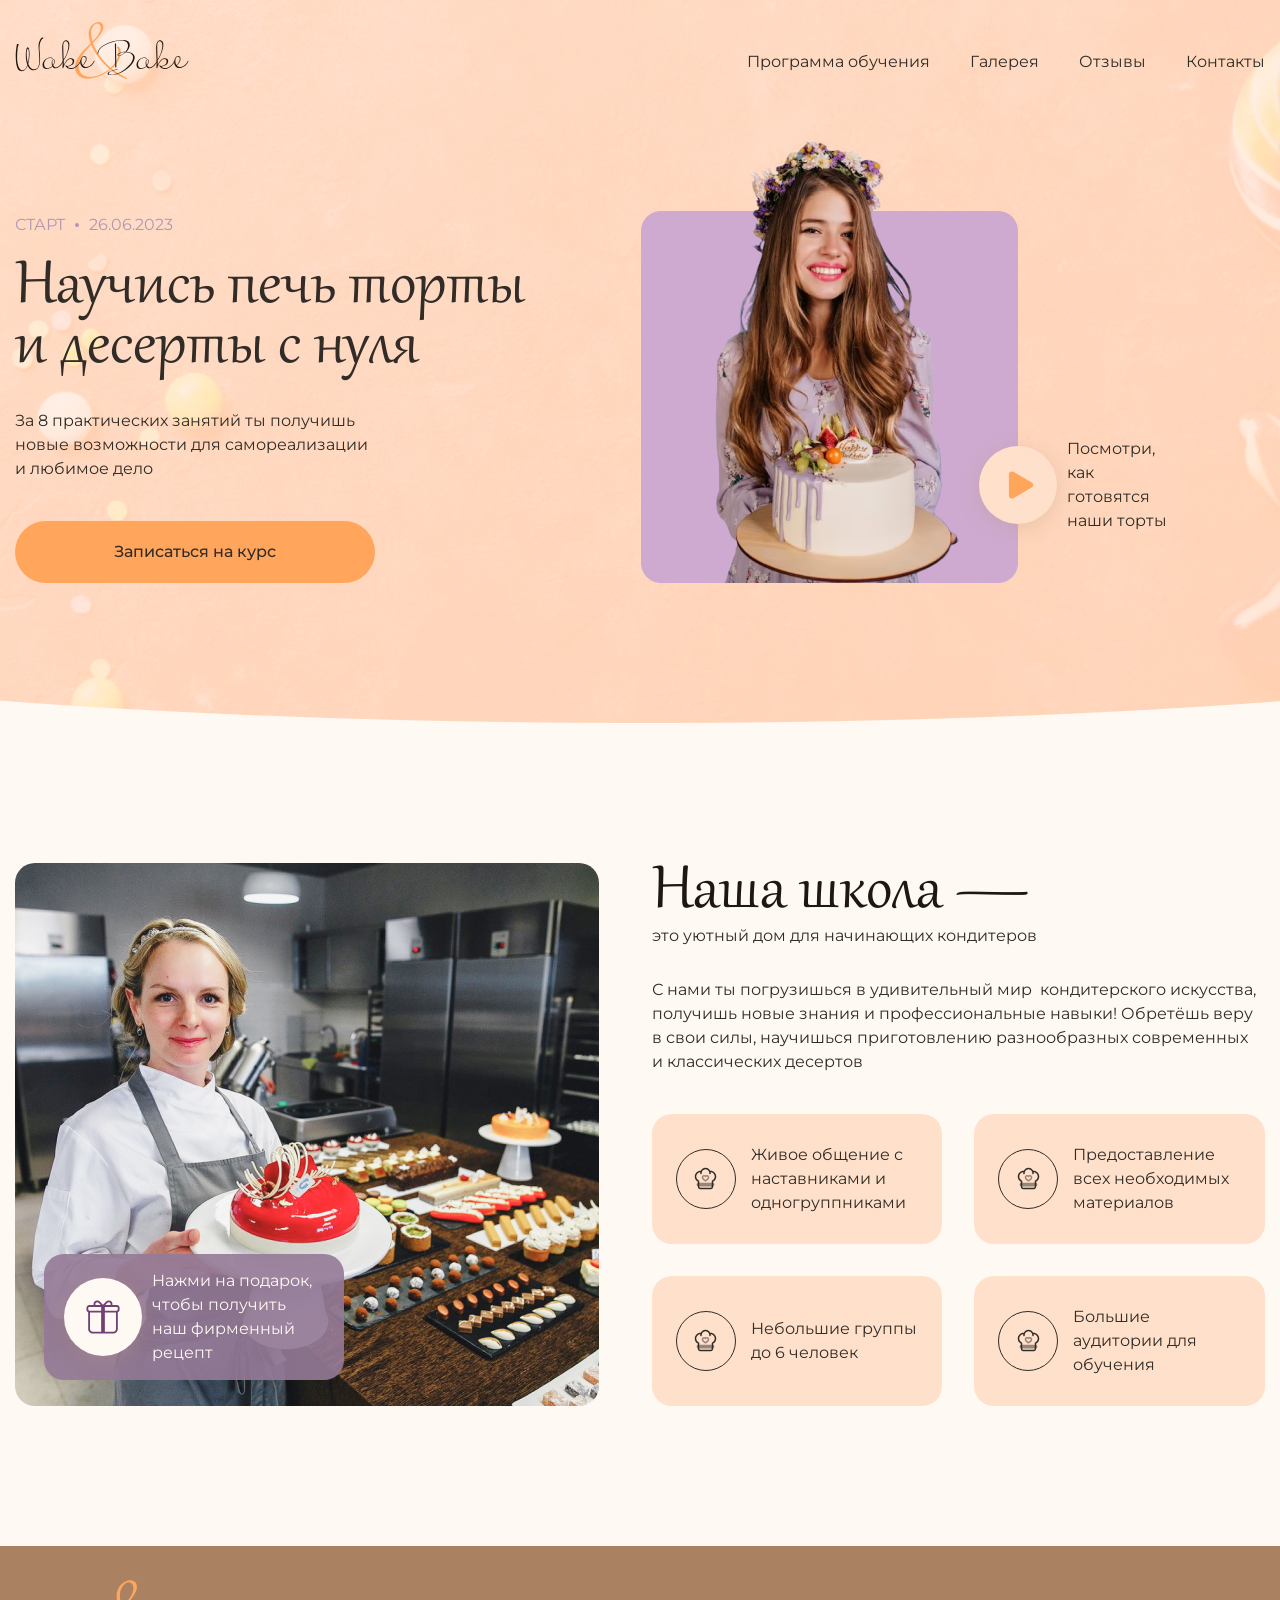
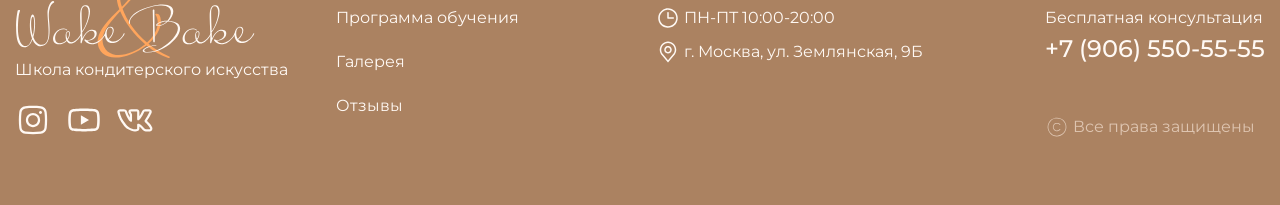
<file: Homework17/index.html>
<!DOCTYPE html>
<html lang="en">
    <head>
        <meta charset="UTF-8" />
        <meta http-equiv="X-UA-Compatible" content="IE=edge" />
        <meta name="viewport" content="width=device-width, initial-scale=1.0" />
        <title>Wake & Bake</title>
        <link href="css/fonts.css" rel="stylesheet" />
        <link href="css/reset.css" rel="stylesheet" />
        <link href="css/style.css" rel="stylesheet" />
    </head>

    <body class="body">
        <div class="wrapper">
            <header class="header">
                <div class="header__top">
                    <div class="container">
                        <div class="header__top-inner">
                            <a class="header__logo" href="#">
                                <img
                                    src="img/icons/logos/logo-dark.svg"
                                    alt="Логотип Wake & Bake"
                                />
                            </a>
                            <nav class="nav">
                                <ul class="nav__list">
                                    <li class="nav-item">
                                        <a class="nav__link" href="#">
                                            Программа обучения
                                        </a>
                                    </li>
                                    <li class="nav-item">
                                        <a class="nav__link" href="#">
                                            Галерея
                                        </a>
                                    </li>
                                    <li class="nav-item">
                                        <a class="nav__link" href="#">
                                            Отзывы
                                        </a>
                                    </li>
                                    <li class="nav-item">
                                        <a class="nav__link" href="#">
                                            Контакты
                                        </a>
                                    </li>
                                </ul>
                            </nav>
                            <a class="burger-icon" href="#">
                                <span></span>
                            </a>
                        </div>
                    </div>
                </div>
                <section class="header__hero hero">
                    <div class="container">
                        <div class="hero__inner">
                            <div class="hero__content">
                                <div class="hero__info">
                                    <span>Старт</span>
                                    <span>26.06.2023</span>
                                </div>
                                <h1 class="hero__title">
                                    Научись печь торты и десерты с нуля
                                </h1>
                                <p class="hero__text">
                                    За 8 практических занятий ты получишь новые
                                    возможности для самореализации и любимое
                                    дело
                                </p>
                                <div class="hero__img-control hero__img-control--mobile">
                                    <a class="hero__img-button" data-fslightbox href="video/cake.mp4">
                                        <img src="img/icons/play.svg" alt="" />
                                    </a>
                                    Посмотри, как готовятся наши торты
                                </div>
                                <a class="hero__button button" href="#">
                                    Записаться на курс
                                </a>
                            </div>
                            <div class="hero__img">
                                <img src="img/content/girl.png" alt="Девушка с тортом в руках"/>
                                <div class="hero__img-control">
                                    <a class="hero__img-button" data-fslightbox="video" href="video/cake.mp4">
                                        <img src="img/icons/play.svg" alt="" />
                                    </a>
                                    Посмотри, как готовятся наши торты
                                </div>
                            </div>
                        </div>
                    </div>
                </section>
            </header>
            <main class="main">
                <section class="main__about about">
                    <div class="container">
                        <div class="about__inner">

                            <div class="about__img">
                                <img src="img/content/girl-2.jpg" alt="Девушка с тортом в руках"/>
                                <div class="about__img-control">
                                    <a class="about__img-button" href="#">
                                        <img src="img/icons/gift.svg" alt="" />
                                    </a>
                                    Нажми на подарок, чтобы получить наш фирменный рецепт
                                </div>
                            </div>
                            <div class="about__body">
                                <div class="about__heading">
                                    <h2 class="about__title">
                                        Наша школа —
                                    </h2>
                                    <p class="about__sub-title">
                                        это уютный дом для начинающих кондитеров
                                    </p>
                                </div>
                                <p class="about__text">
                                    С нами ты погрузишься в удивительный мир 
                                    кондитерского искусства, получишь новые знания 
                                    и профессиональные навыки! Обретёшь веру в свои 
                                    силы, научишься приготовлению разнообразных 
                                    современных и классических десертов
                                </p>
                            </div>
                            <ul class="about__grid">
                                <li class="about__grid-item">
                                    <div class="about__grid-img">
                                        <img src="img/icons/hat-1.svg" alt="">
                                    </div>
                                    <p class="about__grid-text">
                                        Живое общение с наставниками и одногруппниками
                                    </p>
                                </li>
                                <li class="about__grid-item">
                                    <div class="about__grid-img">
                                        <img src="img/icons/hat-1.svg" alt="">
                                    </div>
                                    <p class="about__grid-text">
                                        Предоставление всех необходимых материалов
                                    </p>
                                </li>
                                <li class="about__grid-item">
                                    <div class="about__grid-img">
                                        <img src="img/icons/hat-1.svg" alt="">
                                    </div>
                                    <p class="about__grid-text">
                                        Небольшие группы до 6 человек
                                    </p>
                                </li>
                                <li class="about__grid-item">
                                    <div class="about__grid-img">
                                        <img src="img/icons/hat-1.svg" alt="">
                                    </div>
                                    <p class="about__grid-text">
                                        Большие аудитории для обучения
                                    </p>
                                </li>
                            </ul>
                        </div>
                    </div>
                </section>
            </main>
            <footer class="footer">
                <div class="container">
                    <div class="footer__inner">
                        <div class="footer__col">
                            <a class="footer__logo" href="#">
                                <img src="img/icons/logos/logo-light.svg" alt="Логотип компании Wake & Bake"/>
                            </a>
                            <p class="footer__logo-text">
                                Школа кондитерского искусства
                            </p>
                            <address class="socials">
                                <ul class="socials__list">
                                    <li class="socials__item">
                                        <a class="socials__link" href="#">
                                            <svg
                                                width="36"
                                                height="36"
                                                viewBox="0 0 36 36"
                                                fill="none"
                                                xmlns="http://www.w3.org/2000/svg"
                                            >
                                                <path
                                                    d="M24 10.5C24 10.1022 24.158 9.72064 24.4393 9.43934C24.7206 9.15804 25.1022 9 25.5 9C25.8978 9 26.2794 9.15804 26.5607 9.43934C26.842 9.72064 27 10.1022 27 10.5C27 10.8978 26.842 11.2794 26.5607 11.5607C26.2794 11.842 25.8978 12 25.5 12C25.1022 12 24.7206 11.842 24.4393 11.5607C24.158 11.2794 24 10.8978 24 10.5Z"
                                                    fill="#FFF9F4"
                                                />
                                                <path
                                                    fill-rule="evenodd"
                                                    clip-rule="evenodd"
                                                    d="M18 10.875C16.1103 10.875 14.2981 11.6257 12.9619 12.9619C11.6257 14.2981 10.875 16.1103 10.875 18C10.875 19.8897 11.6257 21.7019 12.9619 23.0381C14.2981 24.3743 16.1103 25.125 18 25.125C19.8897 25.125 21.7019 24.3743 23.0381 23.0381C24.3743 21.7019 25.125 19.8897 25.125 18C25.125 16.1103 24.3743 14.2981 23.0381 12.9619C21.7019 11.6257 19.8897 10.875 18 10.875ZM13.125 18C13.125 16.7071 13.6386 15.4671 14.5529 14.5529C15.4671 13.6386 16.7071 13.125 18 13.125C19.2929 13.125 20.5329 13.6386 21.4471 14.5529C22.3614 15.4671 22.875 16.7071 22.875 18C22.875 19.2929 22.3614 20.5329 21.4471 21.4471C20.5329 22.3614 19.2929 22.875 18 22.875C16.7071 22.875 15.4671 22.3614 14.5529 21.4471C13.6386 20.5329 13.125 19.2929 13.125 18Z"
                                                    fill="#FFF9F4"
                                                />
                                                <path
                                                    fill-rule="evenodd"
                                                    clip-rule="evenodd"
                                                    d="M25.8871 4.24833C20.6451 3.66722 15.355 3.66722 10.1131 4.24833C7.09508 4.58583 4.65758 6.96333 4.30358 9.99633C3.68168 15.3132 3.68168 20.6845 4.30358 26.0013C4.65758 29.0343 7.09358 31.4118 10.1131 31.7493C15.3551 32.3298 20.6451 32.3298 25.8871 31.7493C28.9051 31.4118 31.3426 29.0343 31.6966 26.0013C32.3186 20.6845 32.3186 15.3132 31.6966 9.99633C31.3426 6.96333 28.9066 4.58583 25.8871 4.24833ZM10.3621 6.48333C15.4385 5.92064 20.5616 5.92064 25.6381 6.48333C27.6331 6.70833 29.2306 8.28183 29.4631 10.2588C30.0645 15.4013 30.0645 20.5964 29.4631 25.7388C29.3428 26.7064 28.8999 27.6052 28.2058 28.29C27.5118 28.9747 26.6072 29.4056 25.6381 29.5128C20.5616 30.0756 15.4385 30.0756 10.3621 29.5128C9.39299 29.4056 8.48836 28.9747 7.79432 28.29C7.10027 27.6052 6.65734 26.7064 6.53708 25.7388C5.93566 20.5964 5.93566 15.4013 6.53708 10.2588C6.65734 9.29127 7.10027 8.3925 7.79432 7.70771C8.48836 7.02292 9.39299 6.59059 10.3621 6.48333Z"
                                                    fill="#FFF9F4"
                                                />
                                            </svg>
                                        </a>
                                    </li>
                                    <li class="socials__item">
                                        <a class="socials__link" href="#">
                                            <svg
                                                width="36"
                                                height="36"
                                                viewBox="0 0 36 36"
                                                fill="none"
                                                xmlns="http://www.w3.org/2000/svg"
                                            >
                                                <path
                                                    d="M33.75 17.902C33.75 17.8246 33.75 17.7367 33.7465 17.6348C33.743 17.35 33.7359 17.0301 33.7289 16.6891C33.7008 15.7082 33.6516 14.7309 33.5742 13.8098C33.4688 12.5406 33.3141 11.4824 33.1031 10.6879C32.8805 9.85873 32.4442 9.10251 31.8377 8.49483C31.2313 7.88715 30.476 7.44928 29.6473 7.225C28.6523 6.95781 26.7047 6.79258 23.9625 6.69062C22.6582 6.64141 21.2625 6.60977 19.8668 6.59219C19.3781 6.58516 18.9246 6.58164 18.5168 6.57812H17.4832C17.0754 6.58164 16.6219 6.58516 16.1332 6.59219C14.7375 6.60977 13.3418 6.64141 12.0375 6.69062C9.29531 6.79609 7.34414 6.96133 6.35273 7.225C5.52375 7.44873 4.76813 7.88641 4.1616 8.49418C3.55507 9.10195 3.11892 9.85846 2.89688 10.6879C2.68242 11.4824 2.53125 12.5406 2.42578 13.8098C2.34844 14.7309 2.29922 15.7082 2.27109 16.6891C2.26055 17.0301 2.25703 17.35 2.25352 17.6348C2.25352 17.7367 2.25 17.8246 2.25 17.902V18.0988C2.25 18.1762 2.25 18.2641 2.25352 18.366C2.25703 18.6508 2.26406 18.9707 2.27109 19.3117C2.29922 20.2926 2.34844 21.2699 2.42578 22.191C2.53125 23.4602 2.68594 24.5184 2.89688 25.3129C3.34688 26.9969 4.66875 28.3258 6.35273 28.7758C7.34414 29.043 9.29531 29.2082 12.0375 29.3102C13.3418 29.3594 14.7375 29.391 16.1332 29.4086C16.6219 29.4156 17.0754 29.4191 17.4832 29.4227H18.5168C18.9246 29.4191 19.3781 29.4156 19.8668 29.4086C21.2625 29.391 22.6582 29.3594 23.9625 29.3102C26.7047 29.2047 28.6559 29.0395 29.6473 28.7758C31.3312 28.3258 32.6531 27.0004 33.1031 25.3129C33.3176 24.5184 33.4688 23.4602 33.5742 22.191C33.6516 21.2699 33.7008 20.2926 33.7289 19.3117C33.7395 18.9707 33.743 18.6508 33.7465 18.366C33.7465 18.2641 33.75 18.1762 33.75 18.0988V17.902ZM31.2188 18.0848C31.2188 18.1586 31.2188 18.2395 31.2152 18.3344C31.2117 18.6086 31.2047 18.9109 31.1977 19.2379C31.173 20.173 31.1238 21.1082 31.05 21.9766C30.9551 23.1086 30.8215 24.0367 30.6562 24.659C30.4383 25.4711 29.7984 26.1145 28.9898 26.3289C28.2516 26.5258 26.3918 26.684 23.8641 26.7789C22.5844 26.8281 21.2062 26.8598 19.8316 26.8773C19.35 26.8844 18.9035 26.8879 18.5027 26.8879H17.4973L16.1684 26.8773C14.7937 26.8598 13.4191 26.8281 12.1359 26.7789C9.6082 26.6805 7.74492 26.5258 7.01016 26.3289C6.20156 26.1109 5.56172 25.4711 5.34375 24.659C5.17852 24.0367 5.04492 23.1086 4.95 21.9766C4.87617 21.1082 4.83047 20.173 4.80234 19.2379C4.7918 18.9109 4.78828 18.6051 4.78477 18.3344C4.78477 18.2395 4.78125 18.1551 4.78125 18.0848V17.916C4.78125 17.8422 4.78125 17.7613 4.78477 17.6664C4.78828 17.3922 4.79531 17.0898 4.80234 16.7629C4.82695 15.8277 4.87617 14.8926 4.95 14.0242C5.04492 12.8922 5.17852 11.9641 5.34375 11.3418C5.56172 10.5297 6.20156 9.88633 7.01016 9.67188C7.74844 9.475 9.6082 9.3168 12.1359 9.22187C13.4156 9.17266 14.7937 9.14102 16.1684 9.12344C16.65 9.11641 17.0965 9.11289 17.4973 9.11289H18.5027L19.8316 9.12344C21.2062 9.14102 22.5809 9.17266 23.8641 9.22187C26.3918 9.32031 28.2551 9.475 28.9898 9.67188C29.7984 9.88984 30.4383 10.5297 30.6562 11.3418C30.8215 11.9641 30.9551 12.8922 31.05 14.0242C31.1238 14.8926 31.1695 15.8277 31.1977 16.7629C31.2082 17.0898 31.2117 17.3957 31.2152 17.6664C31.2152 17.7613 31.2188 17.8457 31.2188 17.916V18.0848ZM14.8711 22.7113L23.0273 17.9652L14.8711 13.2895V22.7113Z"
                                                    fill="#FFF9F4"
                                                />
                                            </svg>
                                        </a>
                                    </li>
                                    <li class="socials__item">
                                        <a class="socials__link" href="#">
                                            <svg
                                                width="36"
                                                height="36"
                                                viewBox="0 0 36 36"
                                                fill="none"
                                                xmlns="http://www.w3.org/2000/svg"
                                            >
                                                <path
                                                    fill-rule="evenodd"
                                                    clip-rule="evenodd"
                                                    d="M35.1075 25.2974C34.2915 23.6541 33.2163 22.1529 31.923 20.8514C31.4905 20.3626 31.0376 19.8922 30.5655 19.4414L30.5085 19.3859C30.3332 19.2157 30.1602 19.0432 29.9895 18.8684C31.7574 16.4101 33.2702 13.778 34.5045 11.0129L34.554 10.9019L34.5885 10.7849C34.752 10.2404 34.938 9.20545 34.278 8.26945C33.594 7.30345 32.5005 7.12945 31.767 7.12945H28.3965C27.6908 7.09729 26.9929 7.2892 26.4029 7.67771C25.8128 8.06623 25.3608 8.63143 25.1115 9.29245C24.3861 11.0199 23.478 12.6648 22.4025 14.1989V10.2494C22.4025 9.73945 22.3545 8.88445 21.807 8.16445C21.153 7.30045 20.2065 7.12945 19.5495 7.12945H14.2005C13.5025 7.11339 12.8251 7.36639 12.3085 7.83606C11.7919 8.30573 11.4758 8.95609 11.4255 9.65245L11.421 9.71995V9.78745C11.421 10.5149 11.709 11.0519 11.94 11.3894C12.0435 11.5409 12.153 11.6789 12.2235 11.7659L12.2385 11.7854C12.3135 11.8784 12.363 11.9399 12.4125 12.0089C12.5445 12.1859 12.732 12.4619 12.786 13.1729V15.3824C11.7123 13.5844 10.8319 11.6778 10.1595 9.69445L10.1475 9.66145L10.1355 9.62995C9.9525 9.15145 9.66 8.45545 9.0735 7.92445C8.3895 7.30195 7.5795 7.12945 6.843 7.12945H3.423C2.6775 7.12945 1.779 7.30345 1.1085 8.00995C0.45 8.70595 0.375 9.53995 0.375 9.98095V10.1819L0.417 10.3769C1.36395 14.7731 3.31535 18.8905 6.1185 22.4069C7.40006 24.4279 9.13993 26.1184 11.197 27.3412C13.254 28.564 15.5703 29.2847 17.958 29.4449L18.0195 29.4494H18.0825C19.1715 29.4494 20.307 29.3549 21.1605 28.7864C22.311 28.0184 22.4025 26.841 22.4025 26.2529V24.5459C22.698 24.7859 23.064 25.1069 23.5125 25.5389C24.0555 26.0819 24.4875 26.5529 24.858 26.9639L25.056 27.1829C25.344 27.5039 25.6275 27.8204 25.8855 28.0799C26.2095 28.4054 26.61 28.7639 27.111 29.0294C27.6555 29.3159 28.227 29.4464 28.833 29.4464H32.2545C32.976 29.4464 34.0095 29.2754 34.737 28.4324C35.529 27.5144 35.469 26.3879 35.22 25.5794L35.175 25.4339L35.1075 25.2974ZM26.5275 25.4564C26.0626 24.9368 25.5839 24.4296 25.092 23.9354L25.0875 23.9309C23.052 21.9689 22.1025 21.6284 21.4305 21.6284C21.072 21.6284 20.6775 21.6674 20.421 21.9884C20.3055 22.1416 20.2298 22.3209 20.2005 22.5104C20.1643 22.7305 20.1483 22.9535 20.1525 23.1764V26.2529C20.1525 26.6354 20.0895 26.7959 19.9125 26.9129C19.677 27.0704 19.1745 27.1979 18.096 27.1979C16.0473 27.0585 14.061 26.4349 12.3003 25.3783C10.5396 24.3216 9.05478 22.8622 7.968 21.1199L7.956 21.1004L7.941 21.0824C5.32967 17.8322 3.50977 14.0193 2.625 9.94495C2.631 9.74995 2.673 9.63145 2.742 9.55945C2.8125 9.48445 2.985 9.37945 3.423 9.37945H6.843C7.2225 9.37945 7.4205 9.46345 7.563 9.59095C7.722 9.73795 7.863 9.98545 8.031 10.4264C8.871 12.8954 10.005 15.2054 11.0805 16.9019C11.6175 17.7509 12.1455 18.4574 12.6225 18.9569C12.861 19.2059 13.0935 19.4129 13.317 19.5599C13.5315 19.7009 13.776 19.8134 14.028 19.8134C14.16 19.8134 14.3145 19.7984 14.463 19.7339C14.6234 19.6631 14.7554 19.5406 14.838 19.3859C14.9925 19.1039 15.036 18.6884 15.036 18.1439V13.0844C14.9565 11.8574 14.586 11.1659 14.226 10.6754C14.1531 10.5773 14.0781 10.4808 14.001 10.3859L13.9815 10.3619C13.9175 10.2843 13.8565 10.2042 13.7985 10.1219C13.7247 10.0302 13.6802 9.91834 13.671 9.80095C13.6828 9.68175 13.7396 9.57156 13.83 9.49293C13.9203 9.41429 14.0373 9.37316 14.157 9.37795H19.5495C19.8585 9.37795 19.962 9.45295 20.0145 9.52345C20.0895 9.62095 20.1525 9.82345 20.1525 10.2494V17.0414C20.1525 17.8484 20.5245 18.3944 21.0645 18.3944C21.6855 18.3944 22.134 18.0179 22.917 17.2349L22.9305 17.2199L22.9425 17.2064C24.699 15.0649 26.134 12.6788 27.2025 10.1234L27.2085 10.1054C27.2888 9.87968 27.4407 9.68637 27.6411 9.55502C27.8416 9.42366 28.0794 9.36148 28.3185 9.37795H31.7685C32.2365 9.37795 32.3895 9.49795 32.4405 9.56845C32.493 9.64345 32.5305 9.80395 32.4405 10.1189C31.2084 12.8735 29.6852 15.4883 27.897 17.9189L27.885 17.9369C27.7125 18.2024 27.522 18.4964 27.495 18.8324C27.465 19.1954 27.621 19.5239 27.8955 19.8779C28.095 20.1719 28.5075 20.5754 28.926 20.9849L28.965 21.0239C29.403 21.4529 29.8785 21.9179 30.2595 22.3679L30.27 22.3784L30.2805 22.3904C31.4166 23.5237 32.3614 24.8337 33.078 26.2694C33.192 26.6594 33.123 26.8604 33.033 26.9639C32.9295 27.0839 32.697 27.1964 32.256 27.1964H28.833C28.5997 27.2021 28.3689 27.1479 28.1625 27.0389C27.9096 26.8918 27.6801 26.7078 27.4815 26.4929C27.267 26.2784 27.0345 26.0189 26.7495 25.7024L26.529 25.4564H26.5275Z"
                                                    fill="#FFF9F4"
                                                />
                                            </svg>
                                        </a>
                                    </li>
                                </ul>
                            </address>
                        </div>
                        <div class="footer__col">
                            <ul class="footer__col-list">
                                <li class="footer__col-item">
                                    <a class="footer__col-link" href="#">
                                        Программа обучения
                                    </a>
                                </li>
                                <li class="footer__col-item">
                                    <a class="footer__col-link" href="#">
                                        Галерея
                                    </a>
                                </li>
                                <li class="footer__col-item">
                                    <a class="footer__col-link" href="#">
                                        Отзывы
                                    </a>
                                </li>
                            </ul>
                        </div>
                        <address class="footer__col">
                            <ul class="footer__contact-list">
                                <li class="footer__contact-item">
                                    <img src="img/icons/clock.svg" alt="" />
                                    ПН-ПТ 10:00-20:00
                                </li>
                                <li class="footer__contact-item">
                                    <img src="img/icons/location.svg" alt="" />
                                    г. Москва, ул. Землянская, 9Б
                                </li>
                            </ul>
                        </address>
                        <div class="footer__col">
                            <address class="footer__col-tel">
                                Бесплатная консультация
                                <a class="footer__col-number" href="tel:+79065505555">
                                    +7 (906) 550-55-55
                                </a>
                            </address>
                            <div class="footer__col-copy">
                                <img src="img/icons/copy.svg" alt="" />
                                Все права защищены
                            </div>
                        </div>
                    </div>
                </div>
            </footer>
        </div>
        <div class="modal">
            <div class="modal__window" href="#">
                <a class="modal__cancel">
                    <svg width="24" height="24" viewBox="0 0 24 24" fill="none" xmlns="http://www.w3.org/2000/svg">
                        <path d="M6.75781 17.2433L12.0008 12.0003L17.2438 17.2433M17.2438 6.75732L11.9998 12.0003L6.75781 6.75732" stroke="#E1D9E1" stroke-width="1.5" stroke-linecap="round" stroke-linejoin="round"/>
                        <rect x="0.75" y="0.75" width="22.5" height="22.5" rx="11.25" stroke="#E1D9E1" stroke-width="1.5"/>
                    </svg>
                </a>
                <img class="modal__img" src="img/decor/cupcakes-modal.png" alt="Капкейки">
                <h3 class="modal__title">
                    Удиви своих близких вкусными капкейками 
                </h3>
                <p class="modal__text">
                    Оставь свой e-mail, и мы вышлем рецепт на почту
                </p>
                <form class="modal__form">
                    <label class="modal__form-label field">
                        <input class="field__input" type="email" placeholder="E-mail">
                        <span>Ведите e-mail</span>
                    </label>
                    <button class="button" type="submit">
                        Получить подарок
                    </button>
                </form>
            </div>
        </div>

        <script src="js/fslightbox.js"></script>
        <script src="js/main.js"></script>
    </body>
</html>
</file>
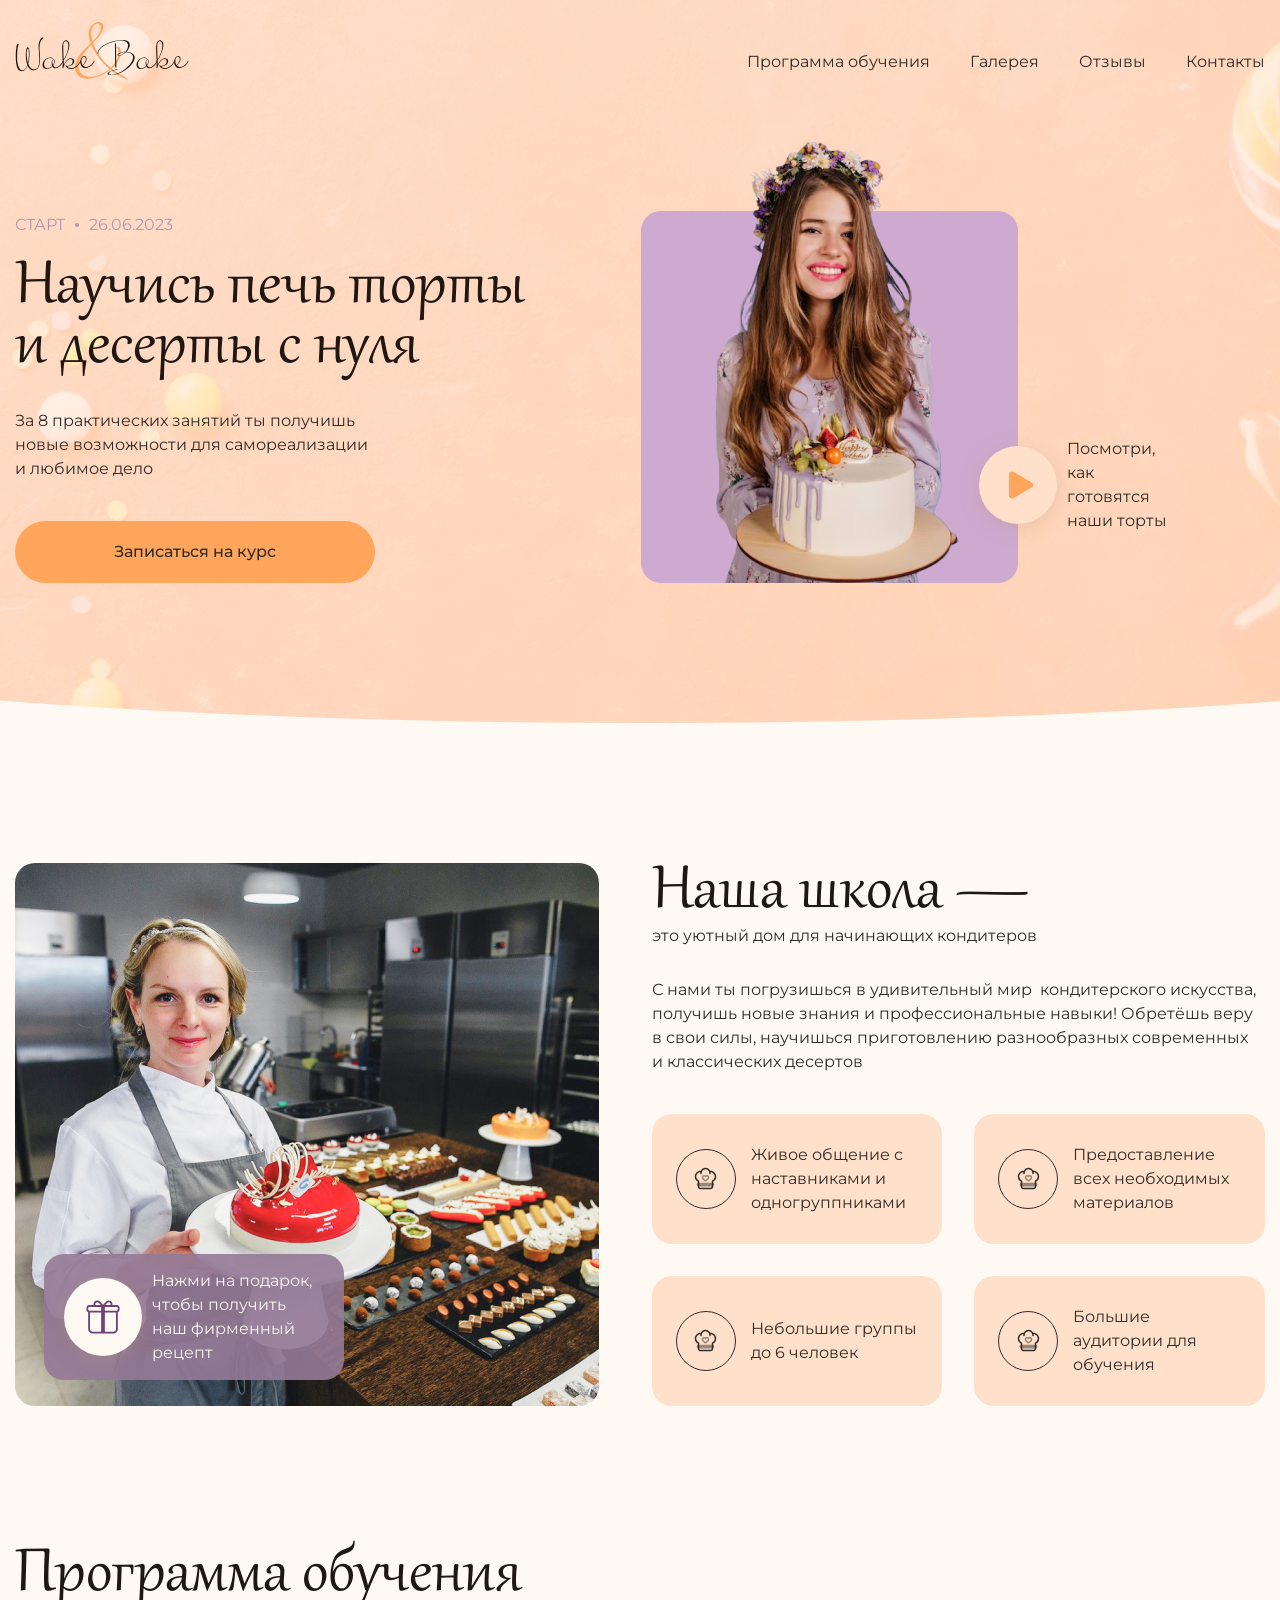
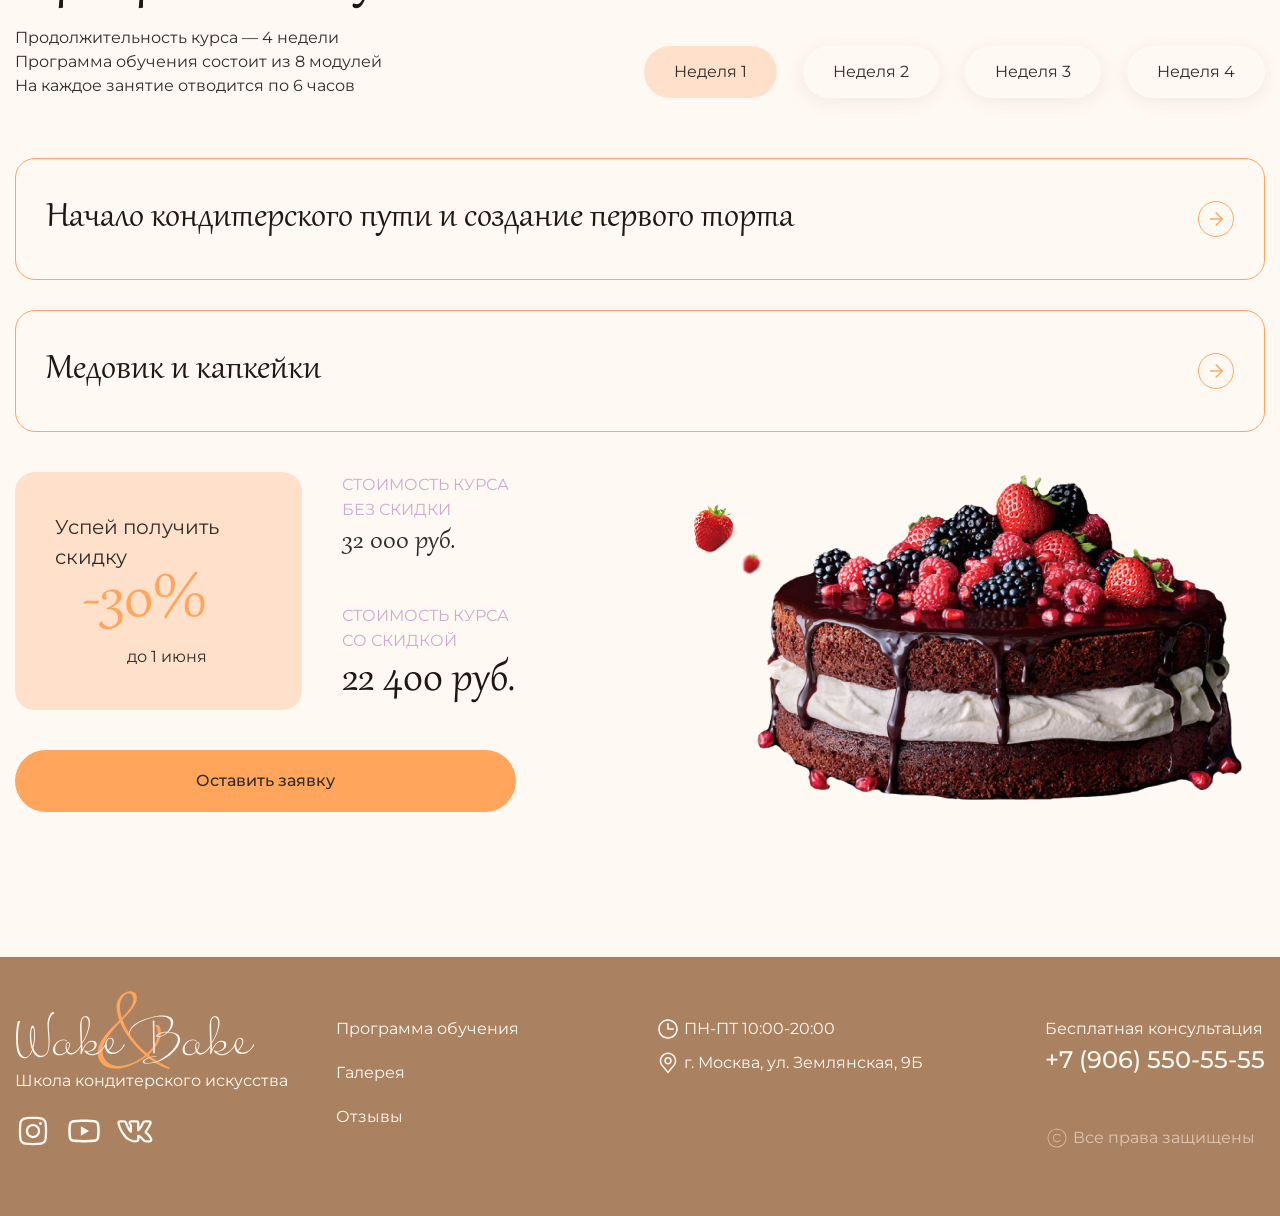
<file: Homework18/index.html>
<!DOCTYPE html>
<html lang="en">
    <head>
        <meta charset="UTF-8" />
        <meta http-equiv="X-UA-Compatible" content="IE=edge" />
        <meta name="viewport" content="width=device-width, initial-scale=1.0" />
        <title>Wake & Bake</title>
        <link href="css/fonts.css" rel="stylesheet" />
        <link href="css/reset.css" rel="stylesheet" />
        <link href="css/style.css" rel="stylesheet" />
    </head>

    <body class="body">
        <div class="wrapper">
            <header class="header">
                <div class="header__top">
                    <div class="container">
                        <div class="header__top-inner">
                            <a class="header__logo" href="#">
                                <img src="img/icons/logos/logo-dark.svg" alt="Логотип Wake & Bake"/>
                            </a>
                            <nav class="nav">
                                <ul class="nav__list">
                                    <li class="nav-item">
                                        <a class="nav__link" href="#">
                                            Программа обучения
                                        </a>
                                    </li>
                                    <li class="nav-item">
                                        <a class="nav__link" href="#">
                                            Галерея
                                        </a>
                                    </li>
                                    <li class="nav-item">
                                        <a class="nav__link" href="#">
                                            Отзывы
                                        </a>
                                    </li>
                                    <li class="nav-item">
                                        <a class="nav__link" href="#">
                                            Контакты
                                        </a>
                                    </li>
                                </ul>
                            </nav>
                            <a class="burger-icon" href="#">
                                <span></span>
                            </a>
                        </div>
                    </div>
                </div>
                <section class="header__hero hero">
                    <div class="container">
                        <div class="hero__inner">
                            <div class="hero__content">
                                <div class="hero__info">
                                    <span>Старт</span>
                                    <span>26.06.2023</span>
                                </div>
                                <h1 class="hero__title title">
                                    Научись печь торты и десерты с нуля
                                </h1>
                                <p class="hero__text">
                                    За 8 практических занятий ты получишь новые
                                    возможности для самореализации и любимое
                                    дело
                                </p>
                                <div class="hero__img-control hero__img-control--mobile">
                                    <a class="hero__img-button" data-fslightbox href="video/cake.mp4">
                                        <img src="img/icons/play.svg" alt="" />
                                    </a>
                                    Посмотри, как готовятся наши торты
                                </div>
                                <a class="hero__button button" href="#">
                                    Записаться на курс
                                </a>
                            </div>
                            <div class="hero__img">
                                <img src="img/content/girl.png" alt="Девушка с тортом в руках"/>
                                <div class="hero__img-control">
                                    <a class="hero__img-button" data-fslightbox="video" href="video/cake.mp4">
                                        <img src="img/icons/play.svg" alt="" />
                                    </a>
                                    Посмотри, как готовятся наши торты
                                </div>
                            </div>
                        </div>
                    </div>
                </section>
            </header>
            <main class="main">

                <section class="main__about about">
                    <div class="container">
                        <div class="about__inner">

                            <div class="about__img">
                                <img src="img/content/girl-2.jpg" alt="Девушка с тортом в руках"/>
                                <div class="about__img-control">
                                    <a class="about__img-button" href="#">
                                        <img src="img/icons/gift.svg" alt="" />
                                    </a>
                                    Нажми на подарок, чтобы получить наш фирменный рецепт
                                </div>
                            </div>
                            <div class="about__body">
                                <div class="about__heading">
                                    <h2 class="about__title title">
                                        Наша школа —
                                    </h2>
                                    <p class="about__sub-title">
                                        это уютный дом для начинающих кондитеров
                                    </p>
                                </div>
                                <p class="about__text">
                                    С нами ты погрузишься в удивительный мир 
                                    кондитерского искусства, получишь новые знания 
                                    и профессиональные навыки! Обретёшь веру в свои 
                                    силы, научишься приготовлению разнообразных 
                                    современных и классических десертов
                                </p>
                            </div>
                            <ul class="about__grid">
                                <li class="about__grid-item">
                                    <div class="about__grid-img">
                                        <img src="img/icons/hat-1.svg" alt="">
                                    </div>
                                    <p class="about__grid-text">
                                        Живое общение с наставниками и одногруппниками
                                    </p>
                                </li>
                                <li class="about__grid-item">
                                    <div class="about__grid-img">
                                        <img src="img/icons/hat-1.svg" alt="">
                                    </div>
                                    <p class="about__grid-text">
                                        Предоставление всех необходимых материалов
                                    </p>
                                </li>
                                <li class="about__grid-item">
                                    <div class="about__grid-img">
                                        <img src="img/icons/hat-1.svg" alt="">
                                    </div>
                                    <p class="about__grid-text">
                                        Небольшие группы до 6 человек
                                    </p>
                                </li>
                                <li class="about__grid-item">
                                    <div class="about__grid-img">
                                        <img src="img/icons/hat-1.svg" alt="">
                                    </div>
                                    <p class="about__grid-text">
                                        Большие аудитории для обучения
                                    </p>
                                </li>
                            </ul>
                        </div>
                    </div>
                </section>

                <section class="main__program program">
                <div class="container">
                    <div class="program__top">
                        <div class="program__heading">
                            <h2 class="program__title title">
                                Программа обучения
                            </h2>
                            <p class="program__text">
                                Продолжительность курса — 4 недели
                                <br>
                                Программа обучения состоит из 8 модулей
                                <br>
                                На каждое занятие отводится по 6 часов
                            </p>
                        </div>
                        <ul class="tab-conrols">
                            <li class="tab-conrols__item">
                                <a class="tab-conrols__link tab-conrols__link--active" href="#tab1">
                                    Неделя 1
                                </a>
                            </li>
                            <li class="tab-conrols__item">
                                <a class="tab-conrols__link" href="#tab2">
                                    Неделя 2
                                </a>
                            </li>
                            <li class="tab-conrols__item">
                                <a class="tab-conrols__link" href="#tab3">
                                    Неделя 3
                                </a>
                            </li>
                            <li class="tab-conrols__item">
                                <a class="tab-conrols__link" href="#tab4">
                                    Неделя 4
                                </a>
                            </li>
                        </ul>
                    </div>
                    <div class="program__tab-content tab-content tab-content--show" id="tab1">
                        <ul class="accordion-list">
                            <li class="accordion-list__item">
                                <button class="accordion-list__control" type="button">
                                    <h3 class="accordion-list__control-title">
                                        Начало кондитерского пути и создание первого торта
                                    </h3>
                                    <div class="accordion-list__control-icon">
                                        <svg width="14" height="14" viewBox="0 0 14 14" fill="none"
                                            xmlns="http://www.w3.org/2000/svg">
                                            <path
                                                d="M5.25653 12.96L11.2325 6.984L5.25654 1.008L6.26454 -3.0528e-07L13.2485 6.984L6.26454 13.968L5.25653 12.96Z"
                                                fill="#FFA55C" />
                                            <path
                                                d="M12.2402 6.26465L12.2402 7.70465L0.000234839 7.70465L0.000234902 6.26465L12.2402 6.26465Z"
                                                fill="#FFA55C" />
                                        </svg>
                                    </div>
                                </button>
                                <div class="accordion-list__content">
                                    <div class="accordion-content">
                                        <div class="accordion-content__col">
                                            <h6 class="accordion-content__title">
                                                Теория:
                                            </h6>
                                            <ul class="accordion-content__list">
                                                <li class="accordion-content__item">
                                                    <div class="accordion-content__icon">
                                                        <img src="img/icons/hat-1.svg" alt="">
                                                    </div>
                                                    Организация рабочего места
                                                </li>
                                                <li class="accordion-content__item">
                                                    <div class="accordion-content__icon">
                                                        <img src="img/icons/hat-1.svg" alt="">
                                                    </div>
                                                    Подготовка необходимого инвентаря
                                                </li>
                                                <li class="accordion-content__item">
                                                    <div class="accordion-content__icon">
                                                        <img src="img/icons/hat-1.svg" alt="">
                                                    </div>
                                                    Выбор необходимых продуктов
                                                </li>
                                                <li class="accordion-content__item">
                                                    <div class="accordion-content__icon">
                                                        <img src="img/icons/hat-1.svg" alt="">
                                                    </div>
                                                    Советы по закупке необходимых продуктов и инвентаря
                                                </li>
                                                <li class="accordion-content__item">
                                                    <div class="accordion-content__icon">
                                                        <img src="img/icons/hat-1.svg" alt="">
                                                    </div>
                                                    Обзор хранения и заготовки сырья
                                                </li>
                                            </ul>
                                        </div>
                                        <div class="accordion-content__col">
                                            <h6 class="accordion-content__title">
                                                Практика:
                                            </h6>
                                            <p class="accordion-content__text">
                                                Испечёшь морковный торт с солёной карамелью
                                            </p>
                                        </div>
                                    </div>
                                </div>
                            </li>
                            <li class="accordion-list__item">
                                <button class="accordion-list__control" type="button">
                                    <h3 class="accordion-list__control-title">
                                        Медовик и капкейки
                                    </h3>
                                    <div class="accordion-list__control-icon">
                                        <svg width="14" height="14" viewBox="0 0 14 14" fill="none"
                                            xmlns="http://www.w3.org/2000/svg">
                                            <path
                                                d="M5.25653 12.96L11.2325 6.984L5.25654 1.008L6.26454 -3.0528e-07L13.2485 6.984L6.26454 13.968L5.25653 12.96Z"
                                                fill="#FFA55C" />
                                            <path
                                                d="M12.2402 6.26465L12.2402 7.70465L0.000234839 7.70465L0.000234902 6.26465L12.2402 6.26465Z"
                                                fill="#FFA55C" />
                                        </svg>
                                    </div>
                                </button>
                                <div class="accordion-list__content">
                                    <div class="accordion-content">
                                        <div class="accordion-content__col">
                                            <h6 class="accordion-content__title">
                                                Теория:
                                            </h6>
                                            <ul class="accordion-content__list">
                                                <li class="accordion-content__item">
                                                    <div class="accordion-content__icon">
                                                        <img src="img/icons/hat-1.svg" alt="">
                                                    </div>
                                                    Приготовление и украшение капкейков
                                                </li>
                                                <li class="accordion-content__item">
                                                    <div class="accordion-content__icon">
                                                        <img src="img/icons/hat-1.svg" alt="">
                                                    </div>
                                                    Изготовление крема и конфи
                                                </li>
                                                <li class="accordion-content__item">
                                                    <div class="accordion-content__icon">
                                                        <img src="img/icons/hat-1.svg" alt="">
                                                    </div>
                                                    Приготовление медовых коржей для торта
                                                </li>
                                                <li class="accordion-content__item">
                                                    <div class="accordion-content__icon">
                                                        <img src="img/icons/hat-1.svg" alt="">
                                                    </div>
                                                    Пропитка коржей и сборка торта
                                                </li>
                                            </ul>
                                        </div>
                                        <div class="accordion-content__col">
                                            <h6 class="accordion-content__title">
                                                Практика:
                                            </h6>
                                            <p class="accordion-content__text">
                                                Испечёшь капкейки, приготовишь крем и конфи, а также сделаешь своё
                                                первое пирожное — медовик
                                            </p>
                                        </div>
                                    </div>
                                </div>
                            </li>
                        </ul>
                    </div>
                    <div class="program__tab-content tab-content" id="tab2">
                        <ul class="accordion-list">
                            <li class="accordion-list__item">
                                <button class="accordion-list__control" type="button">
                                    <h3 class="accordion-list__control-title">
                                        Песочное тесто и чизкейк
                                    </h3>
                                    <div class="accordion-list__control-icon">
                                        <svg width="14" height="14" viewBox="0 0 14 14" fill="none"
                                            xmlns="http://www.w3.org/2000/svg">
                                            <path
                                                d="M5.25653 12.96L11.2325 6.984L5.25654 1.008L6.26454 -3.0528e-07L13.2485 6.984L6.26454 13.968L5.25653 12.96Z"
                                                fill="#FFA55C" />
                                            <path
                                                d="M12.2402 6.26465L12.2402 7.70465L0.000234839 7.70465L0.000234902 6.26465L12.2402 6.26465Z"
                                                fill="#FFA55C" />
                                        </svg>
                                    </div>
                                </button>
                                <div class="accordion-list__content">
                                    <div class="accordion-content">
                                        <div class="accordion-content__col">
                                            <h6 class="accordion-content__title">
                                                Теория:
                                            </h6>
                                            <ul class="accordion-content__list">
                                                <li class="accordion-content__item">
                                                    <div class="accordion-content__icon">
                                                        <img src="img/icons/hat-1.svg" alt="">
                                                    </div>
                                                    Приготовление песочного теста
                                                </li>
                                                <li class="accordion-content__item">
                                                    <div class="accordion-content__icon">
                                                        <img src="img/icons/hat-1.svg" alt="">
                                                    </div>
                                                    Тонкости в приготовлении меренги
                                                </li>
                                                <li class="accordion-content__item">
                                                    <div class="accordion-content__icon">
                                                        <img src="img/icons/hat-1.svg" alt="">
                                                    </div>
                                                    Изготовление заварного крема
                                                </li>
                                                <li class="accordion-content__item">
                                                    <div class="accordion-content__icon">
                                                        <img src="img/icons/hat-1.svg" alt="">
                                                    </div>
                                                    Выпечка тарталеток
                                                </li>
                                                <li class="accordion-content__item">
                                                    <div class="accordion-content__icon">
                                                        <img src="img/icons/hat-1.svg" alt="">
                                                    </div>
                                                    Приготовление нежного чизкейка
                                                </li>
                                            </ul>
                                        </div>
                                        <div class="accordion-content__col">
                                            <h6 class="accordion-content__title">
                                                Практика:
                                            </h6>
                                            <p class="accordion-content__text">
                                                Приготовишь меренги, сделаешь заварной крем для тарталеток и испечёшь
                                                свой первый чизкейк
                                            </p>
                                        </div>
                                    </div>
                                </div>
                            </li>
                            <li class="accordion-list__item">
                                <button class="accordion-list__control" type="button">
                                    <h3 class="accordion-list__control-title">
                                        Бисквиты
                                    </h3>
                                    <div class="accordion-list__control-icon">
                                        <svg width="14" height="14" viewBox="0 0 14 14" fill="none"
                                            xmlns="http://www.w3.org/2000/svg">
                                            <path
                                                d="M5.25653 12.96L11.2325 6.984L5.25654 1.008L6.26454 -3.0528e-07L13.2485 6.984L6.26454 13.968L5.25653 12.96Z"
                                                fill="#FFA55C" />
                                            <path
                                                d="M12.2402 6.26465L12.2402 7.70465L0.000234839 7.70465L0.000234902 6.26465L12.2402 6.26465Z"
                                                fill="#FFA55C" />
                                        </svg>
                                    </div>
                                </button>
                                <div class="accordion-list__content">
                                    <div class="accordion-content">
                                        <div class="accordion-content__col">
                                            <h6 class="accordion-content__title">
                                                Теория:
                                            </h6>
                                            <ul class="accordion-content__list">
                                                <li class="accordion-content__item">
                                                    <div class="accordion-content__icon">
                                                        <img src="img/icons/hat-1.svg" alt="">
                                                    </div>
                                                    Тонкости выпечки бисквитов
                                                </li>
                                                <li class="accordion-content__item">
                                                    <div class="accordion-content__icon">
                                                        <img src="img/icons/hat-1.svg" alt="">
                                                    </div>
                                                    Приготовление ванильного бисквита
                                                </li>
                                                <li class="accordion-content__item">
                                                    <div class="accordion-content__icon">
                                                        <img src="img/icons/hat-1.svg" alt="">
                                                    </div>
                                                    Приготовление фисташкового бисквита
                                                </li>
                                                <li class="accordion-content__item">
                                                    <div class="accordion-content__icon">
                                                        <img src="img/icons/hat-1.svg" alt="">
                                                    </div>
                                                    Приготовление шоколадного бисквита
                                                </li>
                                            </ul>
                                        </div>
                                        <div class="accordion-content__col">
                                            <h6 class="accordion-content__title">
                                                Практика:
                                            </h6>
                                            <p class="accordion-content__text">
                                                Отработаешь выпечку трёх бисквитов для будущих тортов
                                            </p>
                                        </div>
                                    </div>
                                </div>
                            </li>
                        </ul>
                    </div>
                    <div class="program__tab-content tab-content" id="tab3">
                        <ul class="accordion-list">
                            <li class="accordion-list__item">
                                <button class="accordion-list__control" type="button">
                                    <h3 class="accordion-list__control-title">
                                        Дрожжевое тесто
                                    </h3>
                                    <div class="accordion-list__control-icon">
                                        <svg width="14" height="14" viewBox="0 0 14 14" fill="none"
                                            xmlns="http://www.w3.org/2000/svg">
                                            <path
                                                d="M5.25653 12.96L11.2325 6.984L5.25654 1.008L6.26454 -3.0528e-07L13.2485 6.984L6.26454 13.968L5.25653 12.96Z"
                                                fill="#FFA55C" />
                                            <path
                                                d="M12.2402 6.26465L12.2402 7.70465L0.000234839 7.70465L0.000234902 6.26465L12.2402 6.26465Z"
                                                fill="#FFA55C" />
                                        </svg>
                                    </div>
                                </button>
                                <div class="accordion-list__content">
                                    <div class="accordion-content">
                                        <div class="accordion-content__col">
                                            <h6 class="accordion-content__title">
                                                Теория:
                                            </h6>
                                            <ul class="accordion-content__list">
                                                <li class="accordion-content__item">
                                                    <div class="accordion-content__icon">
                                                        <img src="img/icons/hat-1.svg" alt="">
                                                    </div>
                                                    Технология приготовления дрожжевого теста: тонкости и советы
                                                </li>
                                                <li class="accordion-content__item">
                                                    <div class="accordion-content__icon">
                                                        <img src="img/icons/hat-1.svg" alt="">
                                                    </div>
                                                    Приготовление песочного теста
                                                </li>
                                                <li class="accordion-content__item">
                                                    <div class="accordion-content__icon">
                                                        <img src="img/icons/hat-1.svg" alt="">
                                                    </div>
                                                    Рецептурные нюансы
                                                </li>
                                            </ul>
                                        </div>
                                        <div class="accordion-content__col">
                                            <h6 class="accordion-content__title">
                                                Практика:
                                            </h6>
                                            <p class="accordion-content__text">
                                                Приготовишь заготовку для торта
                                            </p>
                                        </div>
                                    </div>
                                </div>
                            </li>
                            <li class="accordion-list__item">
                                <button class="accordion-list__control" type="button">
                                    <h3 class="accordion-list__control-title">
                                        Работа с кремами
                                    </h3>
                                    <div class="accordion-list__control-icon">
                                        <svg width="14" height="14" viewBox="0 0 14 14" fill="none"
                                            xmlns="http://www.w3.org/2000/svg">
                                            <path
                                                d="M5.25653 12.96L11.2325 6.984L5.25654 1.008L6.26454 -3.0528e-07L13.2485 6.984L6.26454 13.968L5.25653 12.96Z"
                                                fill="#FFA55C" />
                                            <path
                                                d="M12.2402 6.26465L12.2402 7.70465L0.000234839 7.70465L0.000234902 6.26465L12.2402 6.26465Z"
                                                fill="#FFA55C" />
                                        </svg>
                                    </div>
                                </button>
                                <div class="accordion-list__content">
                                    <div class="accordion-content">
                                        <div class="accordion-content__col">
                                            <h6 class="accordion-content__title">
                                                Теория:
                                            </h6>
                                            <ul class="accordion-content__list">
                                                <li class="accordion-content__item">
                                                    <div class="accordion-content__icon">
                                                        <img src="img/icons/hat-1.svg" alt="">
                                                    </div>
                                                    Приготовление кремов: ганаши, кремю
                                                </li>
                                                <li class="accordion-content__item">
                                                    <div class="accordion-content__icon">
                                                        <img src="img/icons/hat-1.svg" alt="">
                                                    </div>
                                                    Создание заварного теста
                                                </li>
                                                <li class="accordion-content__item">
                                                    <div class="accordion-content__icon">
                                                        <img src="img/icons/hat-1.svg" alt="">
                                                    </div>
                                                    Приготовление профитролей и нескольких видов кремов
                                                </li>
                                            </ul>
                                        </div>
                                        <div class="accordion-content__col">
                                            <h6 class="accordion-content__title">
                                                Практика:
                                            </h6>
                                            <p class="accordion-content__text">
                                                Приготовишь профитроли и несколько видов кремов
                                            </p>
                                        </div>
                                    </div>
                                </div>
                            </li>
                        </ul>
                    </div>
                    <div class="program__tab-content tab-content" id="tab4">
                        <ul class="accordion-list">
                            <li class="accordion-list__item">
                                <button class="accordion-list__control" type="button">
                                    <h3 class="accordion-list__control-title">
                                        Mille-feuille, или Наполеон
                                    </h3>
                                    <div class="accordion-list__control-icon">
                                        <svg width="14" height="14" viewBox="0 0 14 14" fill="none"
                                            xmlns="http://www.w3.org/2000/svg">
                                            <path
                                                d="M5.25653 12.96L11.2325 6.984L5.25654 1.008L6.26454 -3.0528e-07L13.2485 6.984L6.26454 13.968L5.25653 12.96Z"
                                                fill="#FFA55C" />
                                            <path
                                                d="M12.2402 6.26465L12.2402 7.70465L0.000234839 7.70465L0.000234902 6.26465L12.2402 6.26465Z"
                                                fill="#FFA55C" />
                                        </svg>
                                    </div>
                                </button>
                                <div class="accordion-list__content">
                                    <div class="accordion-content">
                                        <div class="accordion-content__col">
                                            <h6 class="accordion-content__title">
                                                Теория:
                                            </h6>
                                            <ul class="accordion-content__list">
                                                <li class="accordion-content__item">
                                                    <div class="accordion-content__icon">
                                                        <img src="img/icons/hat-1.svg" alt="">
                                                    </div>
                                                    Приготовление слоёного теста
                                                </li>
                                                <li class="accordion-content__item">
                                                    <div class="accordion-content__icon">
                                                        <img src="img/icons/hat-1.svg" alt="">
                                                    </div>
                                                    Рецептура и создание крема дипломат
                                                </li>
                                                <li class="accordion-content__item">
                                                    <div class="accordion-content__icon">
                                                        <img src="img/icons/hat-1.svg" alt="">
                                                    </div>
                                                    Приготовление французского морковного десерта
                                                </li>
                                            </ul>
                                        </div>
                                        <div class="accordion-content__col">
                                            <h6 class="accordion-content__title">
                                                Практика:
                                            </h6>
                                            <p class="accordion-content__text">
                                                Испечёте торт «Наполеон» и приготовите необычный морковный десерт
                                            </p>
                                        </div>
                                    </div>
                                </div>
                            </li>
                            <li class="accordion-list__item">
                                <button class="accordion-list__control" type="button">
                                    <h3 class="accordion-list__control-title">
                                        Завершение курса
                                    </h3>
                                    <div class="accordion-list__control-icon">
                                        <svg width="14" height="14" viewBox="0 0 14 14" fill="none"
                                            xmlns="http://www.w3.org/2000/svg">
                                            <path
                                                d="M5.25653 12.96L11.2325 6.984L5.25654 1.008L6.26454 -3.0528e-07L13.2485 6.984L6.26454 13.968L5.25653 12.96Z"
                                                fill="#FFA55C" />
                                            <path
                                                d="M12.2402 6.26465L12.2402 7.70465L0.000234839 7.70465L0.000234902 6.26465L12.2402 6.26465Z"
                                                fill="#FFA55C" />
                                        </svg>
                                    </div>
                                </button>
                                <div class="accordion-list__content">
                                    <div class="accordion-content">
                                        <div class="accordion-content__col">
                                            <h6 class="accordion-content__title">
                                                Теория:
                                            </h6>
                                            <ul class="accordion-content__list">
                                                <li class="accordion-content__item">
                                                    <div class="accordion-content__icon">
                                                        <img src="img/icons/hat-1.svg" alt="">
                                                    </div>
                                                    Работа кондитера на заказ
                                                </li>
                                                <li class="accordion-content__item">
                                                    <div class="accordion-content__icon">
                                                        <img src="img/icons/hat-1.svg" alt="">
                                                    </div>
                                                    Применение знаний о технологии выпечки к другим рецептам
                                                </li>
                                                <li class="accordion-content__item">
                                                    <div class="accordion-content__icon">
                                                        <img src="img/icons/hat-1.svg" alt="">
                                                    </div>
                                                    Разработка собственных рецептов
                                                </li>
                                            </ul>
                                        </div>
                                        <div class="accordion-content__col">
                                            <h6 class="accordion-content__title">
                                                Практика:
                                            </h6>
                                            <p class="accordion-content__text">
                                                Самостоятельно, без наставника испечёте торт на ваш выбор
                                            </p>
                                        </div>
                                    </div>
                                </div>
                            </li>
                        </ul>
                    </div>
                    <div class="program__bottom">
                        <div class="program__action">
                            <div class="program__discount">
                                Успей получить скидку
                                <div class="program__discount-value">
                                    -30%
                                </div>
                                <span>до 1 июня</span>
                            </div>
                            <div class="program__price">
                                <div class="program__price-text">
                                    Стоимость курса без скидки
                                </div>
                                <div class="program__price-value">
                                    32 000 руб.
                                </div>
                            </div>
                            <div class="program__price">
                                <div class="program__price-text">
                                    Стоимость курса со скидкой
                                </div>
                                <div class="program__price-value program__price-value--big">
                                    22 400 руб.
                                </div>
                            </div>
                            <a class="program__button button" href="#">
                                Оставить заявку
                            </a>
                        </div>
                        <div class="program__img">
                            <img src="img/decor/cake.png" alt="">
                        </div>
                    </div>
                </div>
            </section>

            </main>
            <footer class="footer">
                <div class="container">
                    <div class="footer__inner">
                        <div class="footer__col">
                            <a class="footer__logo" href="#">
                                <img src="img/icons/logos/logo-light.svg" alt="Логотип компании Wake & Bake"/>
                            </a>
                            <p class="footer__logo-text">
                                Школа кондитерского искусства
                            </p>
                            <address class="socials">
                                <ul class="socials__list">
                                    <li class="socials__item">
                                        <a class="socials__link" href="#">
                                            <svg
                                                width="36"
                                                height="36"
                                                viewBox="0 0 36 36"
                                                fill="none"
                                                xmlns="http://www.w3.org/2000/svg"
                                            >
                                                <path
                                                    d="M24 10.5C24 10.1022 24.158 9.72064 24.4393 9.43934C24.7206 9.15804 25.1022 9 25.5 9C25.8978 9 26.2794 9.15804 26.5607 9.43934C26.842 9.72064 27 10.1022 27 10.5C27 10.8978 26.842 11.2794 26.5607 11.5607C26.2794 11.842 25.8978 12 25.5 12C25.1022 12 24.7206 11.842 24.4393 11.5607C24.158 11.2794 24 10.8978 24 10.5Z"
                                                    fill="#FFF9F4"
                                                />
                                                <path
                                                    fill-rule="evenodd"
                                                    clip-rule="evenodd"
                                                    d="M18 10.875C16.1103 10.875 14.2981 11.6257 12.9619 12.9619C11.6257 14.2981 10.875 16.1103 10.875 18C10.875 19.8897 11.6257 21.7019 12.9619 23.0381C14.2981 24.3743 16.1103 25.125 18 25.125C19.8897 25.125 21.7019 24.3743 23.0381 23.0381C24.3743 21.7019 25.125 19.8897 25.125 18C25.125 16.1103 24.3743 14.2981 23.0381 12.9619C21.7019 11.6257 19.8897 10.875 18 10.875ZM13.125 18C13.125 16.7071 13.6386 15.4671 14.5529 14.5529C15.4671 13.6386 16.7071 13.125 18 13.125C19.2929 13.125 20.5329 13.6386 21.4471 14.5529C22.3614 15.4671 22.875 16.7071 22.875 18C22.875 19.2929 22.3614 20.5329 21.4471 21.4471C20.5329 22.3614 19.2929 22.875 18 22.875C16.7071 22.875 15.4671 22.3614 14.5529 21.4471C13.6386 20.5329 13.125 19.2929 13.125 18Z"
                                                    fill="#FFF9F4"
                                                />
                                                <path
                                                    fill-rule="evenodd"
                                                    clip-rule="evenodd"
                                                    d="M25.8871 4.24833C20.6451 3.66722 15.355 3.66722 10.1131 4.24833C7.09508 4.58583 4.65758 6.96333 4.30358 9.99633C3.68168 15.3132 3.68168 20.6845 4.30358 26.0013C4.65758 29.0343 7.09358 31.4118 10.1131 31.7493C15.3551 32.3298 20.6451 32.3298 25.8871 31.7493C28.9051 31.4118 31.3426 29.0343 31.6966 26.0013C32.3186 20.6845 32.3186 15.3132 31.6966 9.99633C31.3426 6.96333 28.9066 4.58583 25.8871 4.24833ZM10.3621 6.48333C15.4385 5.92064 20.5616 5.92064 25.6381 6.48333C27.6331 6.70833 29.2306 8.28183 29.4631 10.2588C30.0645 15.4013 30.0645 20.5964 29.4631 25.7388C29.3428 26.7064 28.8999 27.6052 28.2058 28.29C27.5118 28.9747 26.6072 29.4056 25.6381 29.5128C20.5616 30.0756 15.4385 30.0756 10.3621 29.5128C9.39299 29.4056 8.48836 28.9747 7.79432 28.29C7.10027 27.6052 6.65734 26.7064 6.53708 25.7388C5.93566 20.5964 5.93566 15.4013 6.53708 10.2588C6.65734 9.29127 7.10027 8.3925 7.79432 7.70771C8.48836 7.02292 9.39299 6.59059 10.3621 6.48333Z"
                                                    fill="#FFF9F4"
                                                />
                                            </svg>
                                        </a>
                                    </li>
                                    <li class="socials__item">
                                        <a class="socials__link" href="#">
                                            <svg
                                                width="36"
                                                height="36"
                                                viewBox="0 0 36 36"
                                                fill="none"
                                                xmlns="http://www.w3.org/2000/svg"
                                            >
                                                <path
                                                    d="M33.75 17.902C33.75 17.8246 33.75 17.7367 33.7465 17.6348C33.743 17.35 33.7359 17.0301 33.7289 16.6891C33.7008 15.7082 33.6516 14.7309 33.5742 13.8098C33.4688 12.5406 33.3141 11.4824 33.1031 10.6879C32.8805 9.85873 32.4442 9.10251 31.8377 8.49483C31.2313 7.88715 30.476 7.44928 29.6473 7.225C28.6523 6.95781 26.7047 6.79258 23.9625 6.69062C22.6582 6.64141 21.2625 6.60977 19.8668 6.59219C19.3781 6.58516 18.9246 6.58164 18.5168 6.57812H17.4832C17.0754 6.58164 16.6219 6.58516 16.1332 6.59219C14.7375 6.60977 13.3418 6.64141 12.0375 6.69062C9.29531 6.79609 7.34414 6.96133 6.35273 7.225C5.52375 7.44873 4.76813 7.88641 4.1616 8.49418C3.55507 9.10195 3.11892 9.85846 2.89688 10.6879C2.68242 11.4824 2.53125 12.5406 2.42578 13.8098C2.34844 14.7309 2.29922 15.7082 2.27109 16.6891C2.26055 17.0301 2.25703 17.35 2.25352 17.6348C2.25352 17.7367 2.25 17.8246 2.25 17.902V18.0988C2.25 18.1762 2.25 18.2641 2.25352 18.366C2.25703 18.6508 2.26406 18.9707 2.27109 19.3117C2.29922 20.2926 2.34844 21.2699 2.42578 22.191C2.53125 23.4602 2.68594 24.5184 2.89688 25.3129C3.34688 26.9969 4.66875 28.3258 6.35273 28.7758C7.34414 29.043 9.29531 29.2082 12.0375 29.3102C13.3418 29.3594 14.7375 29.391 16.1332 29.4086C16.6219 29.4156 17.0754 29.4191 17.4832 29.4227H18.5168C18.9246 29.4191 19.3781 29.4156 19.8668 29.4086C21.2625 29.391 22.6582 29.3594 23.9625 29.3102C26.7047 29.2047 28.6559 29.0395 29.6473 28.7758C31.3312 28.3258 32.6531 27.0004 33.1031 25.3129C33.3176 24.5184 33.4688 23.4602 33.5742 22.191C33.6516 21.2699 33.7008 20.2926 33.7289 19.3117C33.7395 18.9707 33.743 18.6508 33.7465 18.366C33.7465 18.2641 33.75 18.1762 33.75 18.0988V17.902ZM31.2188 18.0848C31.2188 18.1586 31.2188 18.2395 31.2152 18.3344C31.2117 18.6086 31.2047 18.9109 31.1977 19.2379C31.173 20.173 31.1238 21.1082 31.05 21.9766C30.9551 23.1086 30.8215 24.0367 30.6562 24.659C30.4383 25.4711 29.7984 26.1145 28.9898 26.3289C28.2516 26.5258 26.3918 26.684 23.8641 26.7789C22.5844 26.8281 21.2062 26.8598 19.8316 26.8773C19.35 26.8844 18.9035 26.8879 18.5027 26.8879H17.4973L16.1684 26.8773C14.7937 26.8598 13.4191 26.8281 12.1359 26.7789C9.6082 26.6805 7.74492 26.5258 7.01016 26.3289C6.20156 26.1109 5.56172 25.4711 5.34375 24.659C5.17852 24.0367 5.04492 23.1086 4.95 21.9766C4.87617 21.1082 4.83047 20.173 4.80234 19.2379C4.7918 18.9109 4.78828 18.6051 4.78477 18.3344C4.78477 18.2395 4.78125 18.1551 4.78125 18.0848V17.916C4.78125 17.8422 4.78125 17.7613 4.78477 17.6664C4.78828 17.3922 4.79531 17.0898 4.80234 16.7629C4.82695 15.8277 4.87617 14.8926 4.95 14.0242C5.04492 12.8922 5.17852 11.9641 5.34375 11.3418C5.56172 10.5297 6.20156 9.88633 7.01016 9.67188C7.74844 9.475 9.6082 9.3168 12.1359 9.22187C13.4156 9.17266 14.7937 9.14102 16.1684 9.12344C16.65 9.11641 17.0965 9.11289 17.4973 9.11289H18.5027L19.8316 9.12344C21.2062 9.14102 22.5809 9.17266 23.8641 9.22187C26.3918 9.32031 28.2551 9.475 28.9898 9.67188C29.7984 9.88984 30.4383 10.5297 30.6562 11.3418C30.8215 11.9641 30.9551 12.8922 31.05 14.0242C31.1238 14.8926 31.1695 15.8277 31.1977 16.7629C31.2082 17.0898 31.2117 17.3957 31.2152 17.6664C31.2152 17.7613 31.2188 17.8457 31.2188 17.916V18.0848ZM14.8711 22.7113L23.0273 17.9652L14.8711 13.2895V22.7113Z"
                                                    fill="#FFF9F4"
                                                />
                                            </svg>
                                        </a>
                                    </li>
                                    <li class="socials__item">
                                        <a class="socials__link" href="#">
                                            <svg
                                                width="36"
                                                height="36"
                                                viewBox="0 0 36 36"
                                                fill="none"
                                                xmlns="http://www.w3.org/2000/svg"
                                            >
                                                <path
                                                    fill-rule="evenodd"
                                                    clip-rule="evenodd"
                                                    d="M35.1075 25.2974C34.2915 23.6541 33.2163 22.1529 31.923 20.8514C31.4905 20.3626 31.0376 19.8922 30.5655 19.4414L30.5085 19.3859C30.3332 19.2157 30.1602 19.0432 29.9895 18.8684C31.7574 16.4101 33.2702 13.778 34.5045 11.0129L34.554 10.9019L34.5885 10.7849C34.752 10.2404 34.938 9.20545 34.278 8.26945C33.594 7.30345 32.5005 7.12945 31.767 7.12945H28.3965C27.6908 7.09729 26.9929 7.2892 26.4029 7.67771C25.8128 8.06623 25.3608 8.63143 25.1115 9.29245C24.3861 11.0199 23.478 12.6648 22.4025 14.1989V10.2494C22.4025 9.73945 22.3545 8.88445 21.807 8.16445C21.153 7.30045 20.2065 7.12945 19.5495 7.12945H14.2005C13.5025 7.11339 12.8251 7.36639 12.3085 7.83606C11.7919 8.30573 11.4758 8.95609 11.4255 9.65245L11.421 9.71995V9.78745C11.421 10.5149 11.709 11.0519 11.94 11.3894C12.0435 11.5409 12.153 11.6789 12.2235 11.7659L12.2385 11.7854C12.3135 11.8784 12.363 11.9399 12.4125 12.0089C12.5445 12.1859 12.732 12.4619 12.786 13.1729V15.3824C11.7123 13.5844 10.8319 11.6778 10.1595 9.69445L10.1475 9.66145L10.1355 9.62995C9.9525 9.15145 9.66 8.45545 9.0735 7.92445C8.3895 7.30195 7.5795 7.12945 6.843 7.12945H3.423C2.6775 7.12945 1.779 7.30345 1.1085 8.00995C0.45 8.70595 0.375 9.53995 0.375 9.98095V10.1819L0.417 10.3769C1.36395 14.7731 3.31535 18.8905 6.1185 22.4069C7.40006 24.4279 9.13993 26.1184 11.197 27.3412C13.254 28.564 15.5703 29.2847 17.958 29.4449L18.0195 29.4494H18.0825C19.1715 29.4494 20.307 29.3549 21.1605 28.7864C22.311 28.0184 22.4025 26.841 22.4025 26.2529V24.5459C22.698 24.7859 23.064 25.1069 23.5125 25.5389C24.0555 26.0819 24.4875 26.5529 24.858 26.9639L25.056 27.1829C25.344 27.5039 25.6275 27.8204 25.8855 28.0799C26.2095 28.4054 26.61 28.7639 27.111 29.0294C27.6555 29.3159 28.227 29.4464 28.833 29.4464H32.2545C32.976 29.4464 34.0095 29.2754 34.737 28.4324C35.529 27.5144 35.469 26.3879 35.22 25.5794L35.175 25.4339L35.1075 25.2974ZM26.5275 25.4564C26.0626 24.9368 25.5839 24.4296 25.092 23.9354L25.0875 23.9309C23.052 21.9689 22.1025 21.6284 21.4305 21.6284C21.072 21.6284 20.6775 21.6674 20.421 21.9884C20.3055 22.1416 20.2298 22.3209 20.2005 22.5104C20.1643 22.7305 20.1483 22.9535 20.1525 23.1764V26.2529C20.1525 26.6354 20.0895 26.7959 19.9125 26.9129C19.677 27.0704 19.1745 27.1979 18.096 27.1979C16.0473 27.0585 14.061 26.4349 12.3003 25.3783C10.5396 24.3216 9.05478 22.8622 7.968 21.1199L7.956 21.1004L7.941 21.0824C5.32967 17.8322 3.50977 14.0193 2.625 9.94495C2.631 9.74995 2.673 9.63145 2.742 9.55945C2.8125 9.48445 2.985 9.37945 3.423 9.37945H6.843C7.2225 9.37945 7.4205 9.46345 7.563 9.59095C7.722 9.73795 7.863 9.98545 8.031 10.4264C8.871 12.8954 10.005 15.2054 11.0805 16.9019C11.6175 17.7509 12.1455 18.4574 12.6225 18.9569C12.861 19.2059 13.0935 19.4129 13.317 19.5599C13.5315 19.7009 13.776 19.8134 14.028 19.8134C14.16 19.8134 14.3145 19.7984 14.463 19.7339C14.6234 19.6631 14.7554 19.5406 14.838 19.3859C14.9925 19.1039 15.036 18.6884 15.036 18.1439V13.0844C14.9565 11.8574 14.586 11.1659 14.226 10.6754C14.1531 10.5773 14.0781 10.4808 14.001 10.3859L13.9815 10.3619C13.9175 10.2843 13.8565 10.2042 13.7985 10.1219C13.7247 10.0302 13.6802 9.91834 13.671 9.80095C13.6828 9.68175 13.7396 9.57156 13.83 9.49293C13.9203 9.41429 14.0373 9.37316 14.157 9.37795H19.5495C19.8585 9.37795 19.962 9.45295 20.0145 9.52345C20.0895 9.62095 20.1525 9.82345 20.1525 10.2494V17.0414C20.1525 17.8484 20.5245 18.3944 21.0645 18.3944C21.6855 18.3944 22.134 18.0179 22.917 17.2349L22.9305 17.2199L22.9425 17.2064C24.699 15.0649 26.134 12.6788 27.2025 10.1234L27.2085 10.1054C27.2888 9.87968 27.4407 9.68637 27.6411 9.55502C27.8416 9.42366 28.0794 9.36148 28.3185 9.37795H31.7685C32.2365 9.37795 32.3895 9.49795 32.4405 9.56845C32.493 9.64345 32.5305 9.80395 32.4405 10.1189C31.2084 12.8735 29.6852 15.4883 27.897 17.9189L27.885 17.9369C27.7125 18.2024 27.522 18.4964 27.495 18.8324C27.465 19.1954 27.621 19.5239 27.8955 19.8779C28.095 20.1719 28.5075 20.5754 28.926 20.9849L28.965 21.0239C29.403 21.4529 29.8785 21.9179 30.2595 22.3679L30.27 22.3784L30.2805 22.3904C31.4166 23.5237 32.3614 24.8337 33.078 26.2694C33.192 26.6594 33.123 26.8604 33.033 26.9639C32.9295 27.0839 32.697 27.1964 32.256 27.1964H28.833C28.5997 27.2021 28.3689 27.1479 28.1625 27.0389C27.9096 26.8918 27.6801 26.7078 27.4815 26.4929C27.267 26.2784 27.0345 26.0189 26.7495 25.7024L26.529 25.4564H26.5275Z"
                                                    fill="#FFF9F4"
                                                />
                                            </svg>
                                        </a>
                                    </li>
                                </ul>
                            </address>
                        </div>
                        <div class="footer__col">
                            <ul class="footer__col-list">
                                <li class="footer__col-item">
                                    <a class="footer__col-link" href="#">
                                        Программа обучения
                                    </a>
                                </li>
                                <li class="footer__col-item">
                                    <a class="footer__col-link" href="#">
                                        Галерея
                                    </a>
                                </li>
                                <li class="footer__col-item">
                                    <a class="footer__col-link" href="#">
                                        Отзывы
                                    </a>
                                </li>
                            </ul>
                        </div>
                        <address class="footer__col">
                            <ul class="footer__contact-list">
                                <li class="footer__contact-item">
                                    <img src="img/icons/clock.svg" alt="" />
                                    ПН-ПТ 10:00-20:00
                                </li>
                                <li class="footer__contact-item">
                                    <img src="img/icons/location.svg" alt="" />
                                    г. Москва, ул. Землянская, 9Б
                                </li>
                            </ul>
                        </address>
                        <div class="footer__col">
                            <address class="footer__col-tel">
                                Бесплатная консультация
                                <a class="footer__col-number" href="tel:+79065505555">
                                    +7 (906) 550-55-55
                                </a>
                            </address>
                            <div class="footer__col-copy">
                                <img src="img/icons/copy.svg" alt="" />
                                Все права защищены
                            </div>
                        </div>
                    </div>
                </div>
            </footer>
        </div>
        <div class="modal">
            <div class="modal__window" href="#">
                <a class="modal__cancel">
                    <svg width="24" height="24" viewBox="0 0 24 24" fill="none" xmlns="http://www.w3.org/2000/svg">
                        <path d="M6.75781 17.2433L12.0008 12.0003L17.2438 17.2433M17.2438 6.75732L11.9998 12.0003L6.75781 6.75732" stroke="#E1D9E1" stroke-width="1.5" stroke-linecap="round" stroke-linejoin="round"/>
                        <rect x="0.75" y="0.75" width="22.5" height="22.5" rx="11.25" stroke="#E1D9E1" stroke-width="1.5"/>
                    </svg>
                </a>
                <img class="modal__img" src="img/decor/cupcakes-modal.png" alt="Капкейки">
                <h3 class="modal__title">
                    Удиви своих близких вкусными капкейками 
                </h3>
                <p class="modal__text">
                    Оставь свой e-mail, и мы вышлем рецепт на почту
                </p>
                <form class="modal__form">
                    <label class="modal__form-label field">
                        <input class="field__input" type="email" placeholder="E-mail">
                        <span>Ведите e-mail</span>
                    </label>
                    <button class="button" type="submit">
                        Получить подарок
                    </button>
                </form>
            </div>
        </div>

        <script src="js/fslightbox.js"></script>
        <script src="js/main.js"></script>
    </body>
</html>
</file>
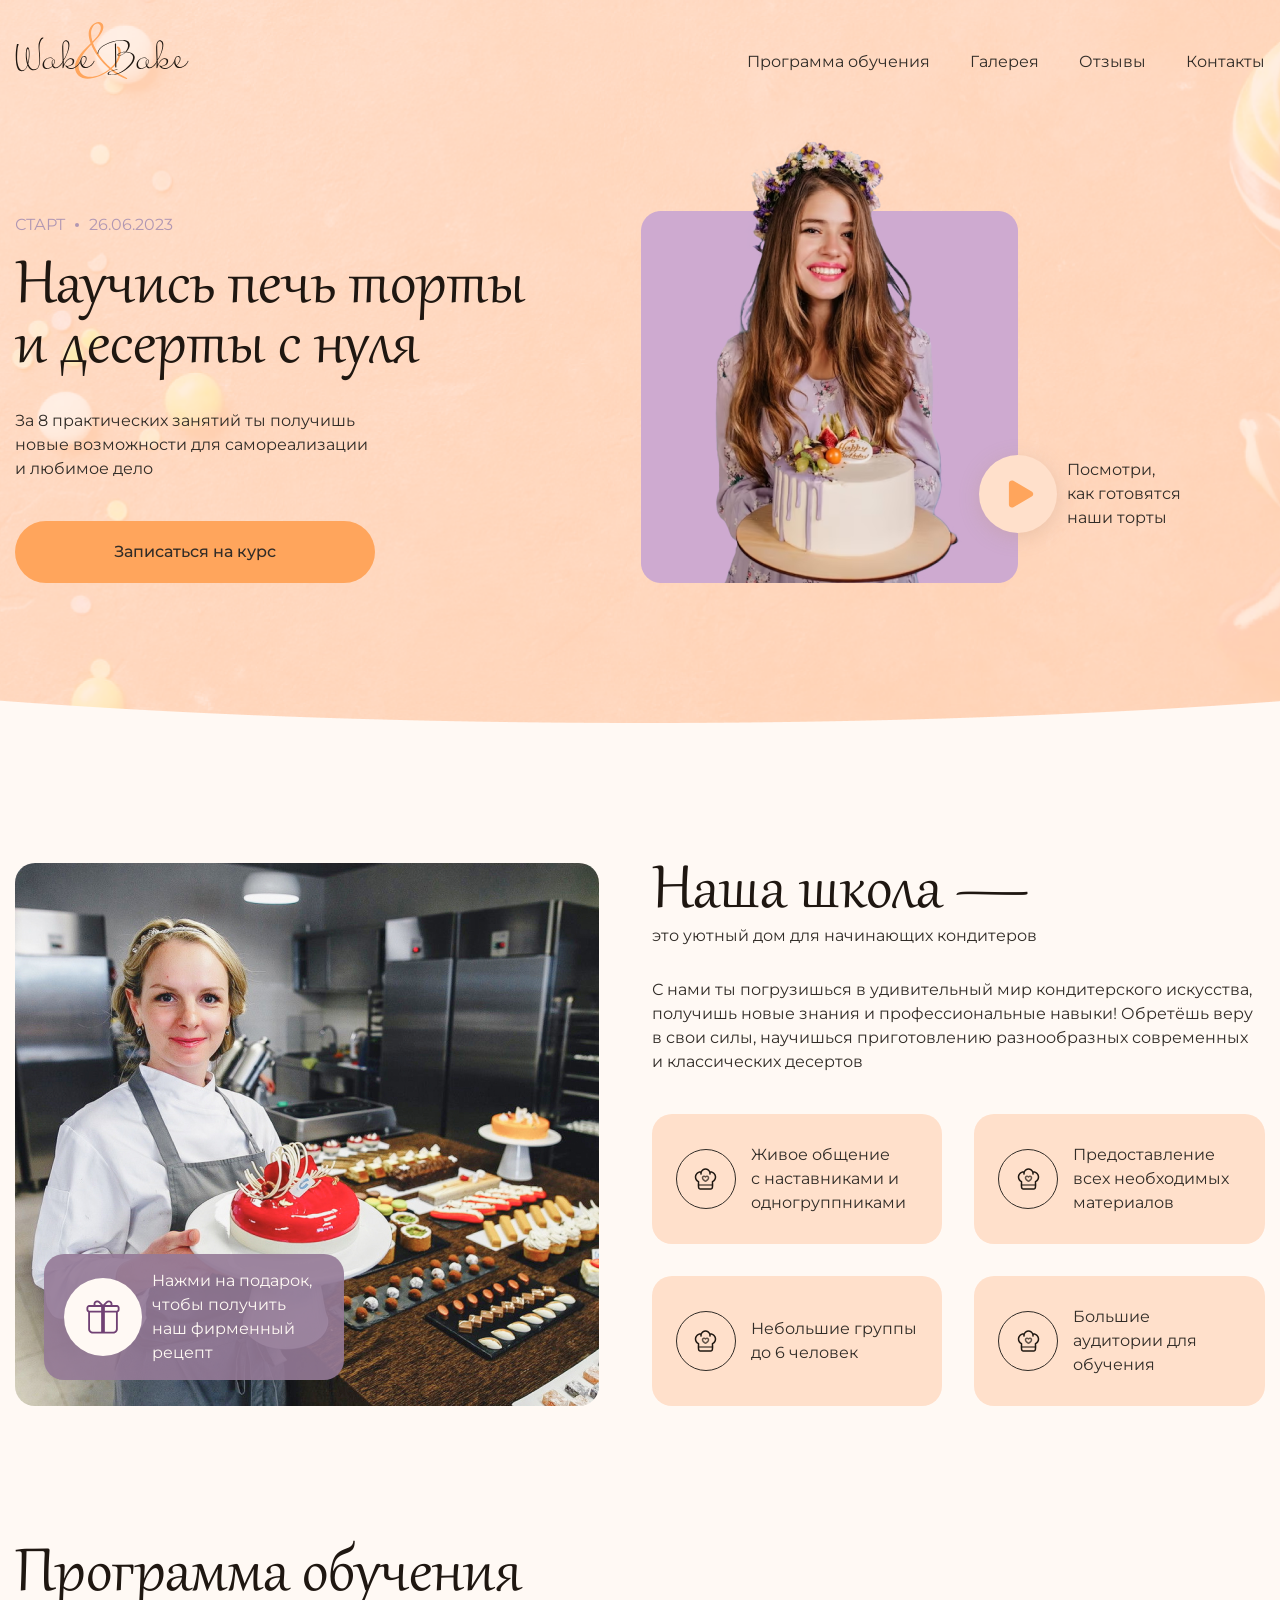
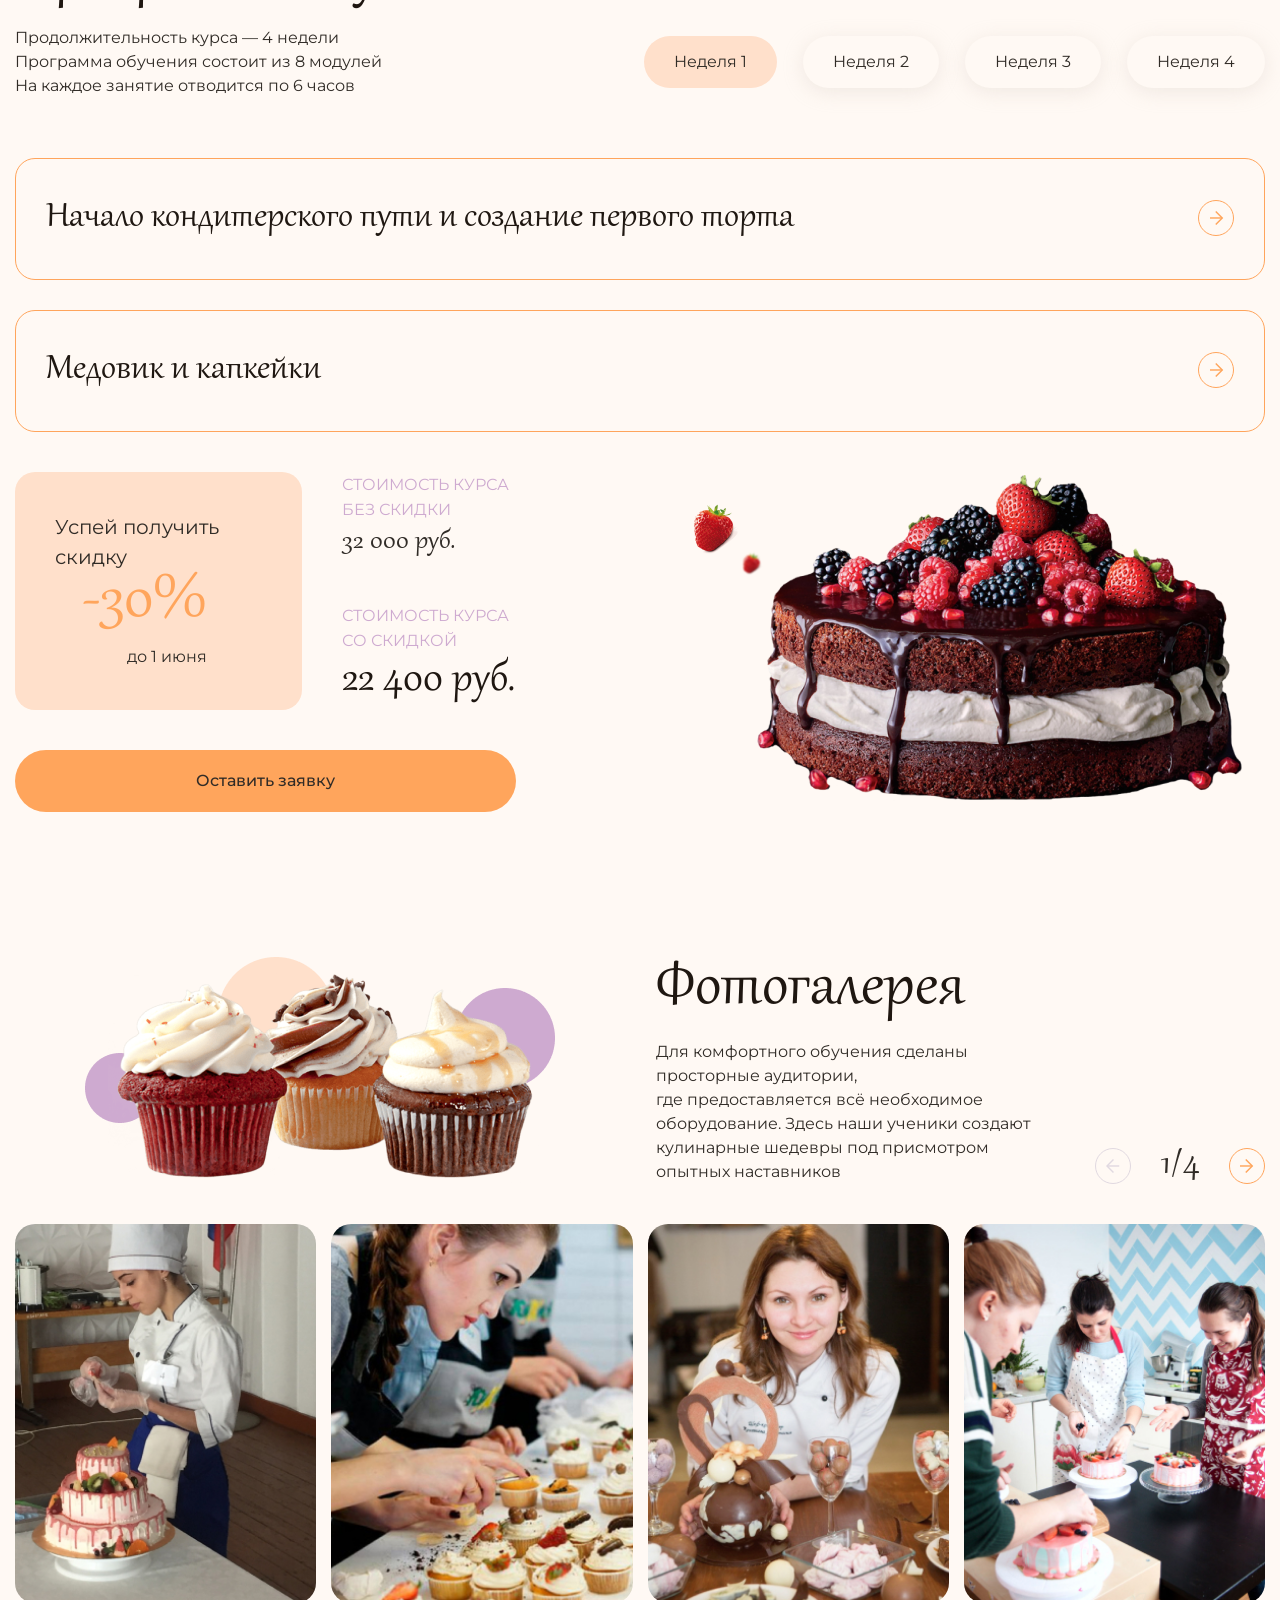
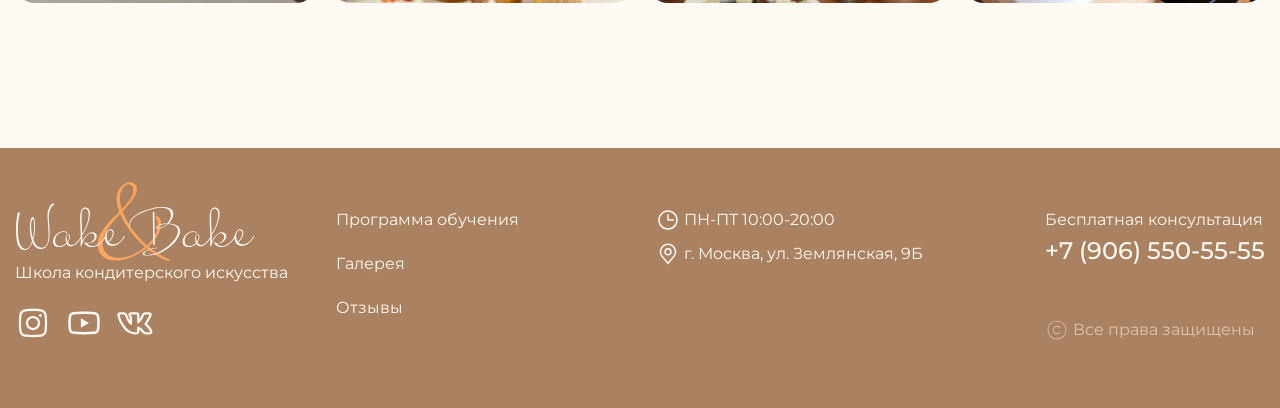
<file: Homework19/index.html>
<!DOCTYPE html>
<html lang="en">

<head>
    <meta charset="UTF-8">
    <meta http-equiv="X-UA-Compatible" content="IE=edge">
    <meta name="viewport" content="width=device-width, initial-scale=1.0">
    <title>Wake & Bake</title>
    <link href="css/swiper-bundle.min.css" rel="stylesheet">
    <link href="css/style.css" rel="stylesheet">
</head>

<body class="body">
    <div class="wrapper">
        <header class="header">
            <div class="header__top">
                <div class="container">
                    <div class="header__top-inner">
                        <a class="header__logo" href="#">
                            <img src="img/icons/logos/logo-dark.svg" alt="Логотип компании Wake & Bake">
                        </a>
                        <nav class="nav">
                            <ul class="nav__list">
                                <li class="nav__item">
                                    <a class="nav__link" href="#">
                                        Программа обучения
                                    </a>
                                </li>
                                <li class="nav__item">
                                    <a class="nav__link" href="#">
                                        Галерея
                                    </a>
                                </li>
                                <li class="nav__item">
                                    <a class="nav__link" href="#">
                                        Отзывы
                                    </a>
                                </li>
                                <li class="nav__item">
                                    <a class="nav__link" href="#">
                                        Контакты
                                    </a>
                                </li>
                            </ul>
                        </nav>
                        <a class="burger-icon" href="#">
                            <span></span>
                        </a>
                    </div>
                </div>
            </div>
            <section class="header__hero hero">
                <div class="container">
                    <div class="hero__inner">
                        <div class="hero__content">
                            <div class="hero__info">
                                <span>Старт</span>
                                <span>26.06.2023</span>
                            </div>
                            <h1 class="hero__title title">
                                Научись печь торты и десерты с нуля
                            </h1>
                            <p class="hero__text">
                                За 8 практических занятий ты получишь новые возможности для самореализации и любимое
                                дело
                            </p>
                            <div class="hero__img-conrol hero__img-conrol--mobile">
                                <a class="hero__img-button" data-fslightbox href="video/cake.mp4">
                                    <img src="img/icons/play.svg" alt="">
                                </a>
                                Посмотри, как готовятся наши торты
                            </div>
                            <a class="hero__button button" href="#">
                                Записаться на курс
                            </a>
                        </div>
                        <div class="hero__img">
                            <img src="img/content/girl.png" alt="Девушка с тортом в руках">
                            <div class="hero__img-conrol">
                                <a class="hero__img-button" data-fslightbox="video" href="video/cake.mp4">
                                    <img src="img/icons/play.svg" alt="">
                                </a>
                                Посмотри, как готовятся наши торты
                            </div>
                        </div>
                    </div>
                </div>
            </section>
        </header>
        <main class="main">

            <section class="main__about about">
                <div class="container">
                    <div class="about__inner">
                        <div class="about__img">
                            <img src="img/content/girl-2.jpg" alt="Девушка с тортом в руках">
                            <div class="about__img-conrol">
                                <a class="about__img-button" href="#">
                                    <img src="img/icons/gift.svg" alt="">
                                </a>
                                Нажми на подарок, чтобы получить наш фирменный рецепт
                            </div>
                        </div>
                        <div class="about__body">
                            <div class="about__heading">
                                <h2 class="about__title title">
                                    Наша школа —
                                </h2>
                                <p class="about__title-text">
                                    это уютный дом для начинающих кондитеров
                                </p>
                            </div>
                            <p class="about__text">
                                С нами ты погрузишься в удивительный мир кондитерского искусства, получишь новые знания
                                и профессиональные навыки! Обретёшь веру в свои силы, научишься приготовлению
                                разнообразных современных и классических десертов
                            </p>
                        </div>
                        <ul class="about__grid">
                            <li class="about__grid-item">
                                <div class="about__grid-img">
                                    <img src="img/icons/hat-2.svg" alt="">
                                </div>
                                <p class="about__grid-text">
                                    Живое общение с наставниками и одногруппниками
                                </p>
                            </li>
                            <li class="about__grid-item">
                                <div class="about__grid-img">
                                    <img src="img/icons/hat-2.svg" alt="">
                                </div>
                                <p class="about__grid-text">
                                    Предоставление всех необходимых материалов
                                </p>
                            </li>
                            <li class="about__grid-item">
                                <div class="about__grid-img">
                                    <img src="img/icons/hat-2.svg" alt="">
                                </div>
                                <p class="about__grid-text">
                                    Небольшие группы до 6 человек
                                </p>
                            </li>
                            <li class="about__grid-item">
                                <div class="about__grid-img">
                                    <img src="img/icons/hat-2.svg" alt="">
                                </div>
                                <p class="about__grid-text">
                                    Большие аудитории для обучения
                                </p>
                            </li>
                        </ul>
                    </div>
                </div>
            </section>

            <section class="main__program program">
                <div class="container">
                    <h2 class="program__title title">
                        Программа обучения
                    </h2>
                    <div class="program__top">
                        <p class="program__text">
                            Продолжительность курса — 4 недели
                            <br>
                            Программа обучения состоит из 8 модулей
                            <br>
                            На каждое занятие отводится по 6 часов
                        </p>
                        <ul class="tab-conrols">
                            <li class="tab-conrols__item">
                                <a class="tab-conrols__link tab-conrols__link--active" href="#tab1">
                                    Неделя 1
                                </a>
                            </li>
                            <li class="tab-conrols__item">
                                <a class="tab-conrols__link" href="#tab2">
                                    Неделя 2
                                </a>
                            </li>
                            <li class="tab-conrols__item">
                                <a class="tab-conrols__link" href="#tab3">
                                    Неделя 3
                                </a>
                            </li>
                            <li class="tab-conrols__item">
                                <a class="tab-conrols__link" href="#tab4">
                                    Неделя 4
                                </a>
                            </li>
                        </ul>
                    </div>
                    <div class="program__tab-content tab-content tab-content--show" id="tab1">
                        <ul class="accordion-list">
                            <li class="accordion-list__item">
                                <button class="accordion-list__control" type="button">
                                    <h3 class="accordion-list__control-title">
                                        Начало кондитерского пути и создание первого торта
                                    </h3>
                                    <div class="accordion-list__control-icon">
                                        <svg width="14" height="14" viewBox="0 0 14 14" fill="none"
                                            xmlns="http://www.w3.org/2000/svg">
                                            <path
                                                d="M5.25653 12.96L11.2325 6.984L5.25654 1.008L6.26454 -3.0528e-07L13.2485 6.984L6.26454 13.968L5.25653 12.96Z"
                                                fill="#FFA55C" />
                                            <path
                                                d="M12.2402 6.26465L12.2402 7.70465L0.000234839 7.70465L0.000234902 6.26465L12.2402 6.26465Z"
                                                fill="#FFA55C" />
                                        </svg>
                                    </div>
                                </button>
                                <div class="accordion-list__content">
                                    <div class="accordion-content">
                                        <div class="accordion-content__col">
                                            <h6 class="accordion-content__title">
                                                Теория:
                                            </h6>
                                            <ul class="accordion-content__list">
                                                <li class="accordion-content__item">
                                                    <div class="accordion-content__icon">
                                                        <img src="img/icons/hat-1.svg" alt="">
                                                    </div>
                                                    Организация рабочего места
                                                </li>
                                                <li class="accordion-content__item">
                                                    <div class="accordion-content__icon">
                                                        <img src="img/icons/hat-1.svg" alt="">
                                                    </div>
                                                    Подготовка необходимого инвентаря
                                                </li>
                                                <li class="accordion-content__item">
                                                    <div class="accordion-content__icon">
                                                        <img src="img/icons/hat-1.svg" alt="">
                                                    </div>
                                                    Выбор необходимых продуктов
                                                </li>
                                                <li class="accordion-content__item">
                                                    <div class="accordion-content__icon">
                                                        <img src="img/icons/hat-1.svg" alt="">
                                                    </div>
                                                    Советы по закупке необходимых продуктов и инвентаря
                                                </li>
                                                <li class="accordion-content__item">
                                                    <div class="accordion-content__icon">
                                                        <img src="img/icons/hat-1.svg" alt="">
                                                    </div>
                                                    Обзор хранения и заготовки сырья
                                                </li>
                                            </ul>
                                        </div>
                                        <div class="accordion-content__col">
                                            <h6 class="accordion-content__title">
                                                Практика:
                                            </h6>
                                            <p class="accordion-content__text">
                                                Испечёшь морковный торт с солёной карамелью
                                            </p>
                                        </div>
                                    </div>
                                </div>
                            </li>
                            <li class="accordion-list__item">
                                <button class="accordion-list__control" type="button">
                                    <h3 class="accordion-list__control-title">
                                        Медовик и капкейки
                                    </h3>
                                    <div class="accordion-list__control-icon">
                                        <svg width="14" height="14" viewBox="0 0 14 14" fill="none"
                                            xmlns="http://www.w3.org/2000/svg">
                                            <path
                                                d="M5.25653 12.96L11.2325 6.984L5.25654 1.008L6.26454 -3.0528e-07L13.2485 6.984L6.26454 13.968L5.25653 12.96Z"
                                                fill="#FFA55C" />
                                            <path
                                                d="M12.2402 6.26465L12.2402 7.70465L0.000234839 7.70465L0.000234902 6.26465L12.2402 6.26465Z"
                                                fill="#FFA55C" />
                                        </svg>
                                    </div>
                                </button>
                                <div class="accordion-list__content">
                                    <div class="accordion-content">
                                        <div class="accordion-content__col">
                                            <h6 class="accordion-content__title">
                                                Теория:
                                            </h6>
                                            <ul class="accordion-content__list">
                                                <li class="accordion-content__item">
                                                    <div class="accordion-content__icon">
                                                        <img src="img/icons/hat-1.svg" alt="">
                                                    </div>
                                                    Приготовление и украшение капкейков
                                                </li>
                                                <li class="accordion-content__item">
                                                    <div class="accordion-content__icon">
                                                        <img src="img/icons/hat-1.svg" alt="">
                                                    </div>
                                                    Изготовление крема и конфи
                                                </li>
                                                <li class="accordion-content__item">
                                                    <div class="accordion-content__icon">
                                                        <img src="img/icons/hat-1.svg" alt="">
                                                    </div>
                                                    Приготовление медовых коржей для торта
                                                </li>
                                                <li class="accordion-content__item">
                                                    <div class="accordion-content__icon">
                                                        <img src="img/icons/hat-1.svg" alt="">
                                                    </div>
                                                    Пропитка коржей и сборка торта
                                                </li>
                                            </ul>
                                        </div>
                                        <div class="accordion-content__col">
                                            <h6 class="accordion-content__title">
                                                Практика:
                                            </h6>
                                            <p class="accordion-content__text">
                                                Испечёшь капкейки, приготовишь крем и конфи, а также сделаешь своё
                                                первое пирожное — медовик
                                            </p>
                                        </div>
                                    </div>
                                </div>
                            </li>
                        </ul>
                    </div>
                    <div class="program__tab-content tab-content" id="tab2">
                        <ul class="accordion-list">
                            <li class="accordion-list__item">
                                <button class="accordion-list__control" type="button">
                                    <h3 class="accordion-list__control-title">
                                        Песочное тесто и чизкейк
                                    </h3>
                                    <div class="accordion-list__control-icon">
                                        <svg width="14" height="14" viewBox="0 0 14 14" fill="none"
                                            xmlns="http://www.w3.org/2000/svg">
                                            <path
                                                d="M5.25653 12.96L11.2325 6.984L5.25654 1.008L6.26454 -3.0528e-07L13.2485 6.984L6.26454 13.968L5.25653 12.96Z"
                                                fill="#FFA55C" />
                                            <path
                                                d="M12.2402 6.26465L12.2402 7.70465L0.000234839 7.70465L0.000234902 6.26465L12.2402 6.26465Z"
                                                fill="#FFA55C" />
                                        </svg>
                                    </div>
                                </button>
                                <div class="accordion-list__content">
                                    <div class="accordion-content">
                                        <div class="accordion-content__col">
                                            <h6 class="accordion-content__title">
                                                Теория:
                                            </h6>
                                            <ul class="accordion-content__list">
                                                <li class="accordion-content__item">
                                                    <div class="accordion-content__icon">
                                                        <img src="img/icons/hat-1.svg" alt="">
                                                    </div>
                                                    Приготовление песочного теста
                                                </li>
                                                <li class="accordion-content__item">
                                                    <div class="accordion-content__icon">
                                                        <img src="img/icons/hat-1.svg" alt="">
                                                    </div>
                                                    Тонкости в приготовлении меренги
                                                </li>
                                                <li class="accordion-content__item">
                                                    <div class="accordion-content__icon">
                                                        <img src="img/icons/hat-1.svg" alt="">
                                                    </div>
                                                    Изготовление заварного крема
                                                </li>
                                                <li class="accordion-content__item">
                                                    <div class="accordion-content__icon">
                                                        <img src="img/icons/hat-1.svg" alt="">
                                                    </div>
                                                    Выпечка тарталеток
                                                </li>
                                                <li class="accordion-content__item">
                                                    <div class="accordion-content__icon">
                                                        <img src="img/icons/hat-1.svg" alt="">
                                                    </div>
                                                    Приготовление нежного чизкейка
                                                </li>
                                            </ul>
                                        </div>
                                        <div class="accordion-content__col">
                                            <h6 class="accordion-content__title">
                                                Практика:
                                            </h6>
                                            <p class="accordion-content__text">
                                                Приготовишь меренги, сделаешь заварной крем для тарталеток и испечёшь
                                                свой первый чизкейк
                                            </p>
                                        </div>
                                    </div>
                                </div>
                            </li>
                            <li class="accordion-list__item">
                                <button class="accordion-list__control" type="button">
                                    <h3 class="accordion-list__control-title">
                                        Бисквиты
                                    </h3>
                                    <div class="accordion-list__control-icon">
                                        <svg width="14" height="14" viewBox="0 0 14 14" fill="none"
                                            xmlns="http://www.w3.org/2000/svg">
                                            <path
                                                d="M5.25653 12.96L11.2325 6.984L5.25654 1.008L6.26454 -3.0528e-07L13.2485 6.984L6.26454 13.968L5.25653 12.96Z"
                                                fill="#FFA55C" />
                                            <path
                                                d="M12.2402 6.26465L12.2402 7.70465L0.000234839 7.70465L0.000234902 6.26465L12.2402 6.26465Z"
                                                fill="#FFA55C" />
                                        </svg>
                                    </div>
                                </button>
                                <div class="accordion-list__content">
                                    <div class="accordion-content">
                                        <div class="accordion-content__col">
                                            <h6 class="accordion-content__title">
                                                Теория:
                                            </h6>
                                            <ul class="accordion-content__list">
                                                <li class="accordion-content__item">
                                                    <div class="accordion-content__icon">
                                                        <img src="img/icons/hat-1.svg" alt="">
                                                    </div>
                                                    Тонкости выпечки бисквитов
                                                </li>
                                                <li class="accordion-content__item">
                                                    <div class="accordion-content__icon">
                                                        <img src="img/icons/hat-1.svg" alt="">
                                                    </div>
                                                    Приготовление ванильного бисквита
                                                </li>
                                                <li class="accordion-content__item">
                                                    <div class="accordion-content__icon">
                                                        <img src="img/icons/hat-1.svg" alt="">
                                                    </div>
                                                    Приготовление фисташкового бисквита
                                                </li>
                                                <li class="accordion-content__item">
                                                    <div class="accordion-content__icon">
                                                        <img src="img/icons/hat-1.svg" alt="">
                                                    </div>
                                                    Приготовление шоколадного бисквита
                                                </li>
                                            </ul>
                                        </div>
                                        <div class="accordion-content__col">
                                            <h6 class="accordion-content__title">
                                                Практика:
                                            </h6>
                                            <p class="accordion-content__text">
                                                Отработаешь выпечку трёх бисквитов для будущих тортов
                                            </p>
                                        </div>
                                    </div>
                                </div>
                            </li>
                        </ul>
                    </div>
                    <div class="program__tab-content tab-content" id="tab3">
                        <ul class="accordion-list">
                            <li class="accordion-list__item">
                                <button class="accordion-list__control" type="button">
                                    <h3 class="accordion-list__control-title">
                                        Дрожжевое тесто
                                    </h3>
                                    <div class="accordion-list__control-icon">
                                        <svg width="14" height="14" viewBox="0 0 14 14" fill="none"
                                            xmlns="http://www.w3.org/2000/svg">
                                            <path
                                                d="M5.25653 12.96L11.2325 6.984L5.25654 1.008L6.26454 -3.0528e-07L13.2485 6.984L6.26454 13.968L5.25653 12.96Z"
                                                fill="#FFA55C" />
                                            <path
                                                d="M12.2402 6.26465L12.2402 7.70465L0.000234839 7.70465L0.000234902 6.26465L12.2402 6.26465Z"
                                                fill="#FFA55C" />
                                        </svg>
                                    </div>
                                </button>
                                <div class="accordion-list__content">
                                    <div class="accordion-content">
                                        <div class="accordion-content__col">
                                            <h6 class="accordion-content__title">
                                                Теория:
                                            </h6>
                                            <ul class="accordion-content__list">
                                                <li class="accordion-content__item">
                                                    <div class="accordion-content__icon">
                                                        <img src="img/icons/hat-1.svg" alt="">
                                                    </div>
                                                    Технология приготовления дрожжевого теста: тонкости и советы
                                                </li>
                                                <li class="accordion-content__item">
                                                    <div class="accordion-content__icon">
                                                        <img src="img/icons/hat-1.svg" alt="">
                                                    </div>
                                                    Приготовление песочного теста
                                                </li>
                                                <li class="accordion-content__item">
                                                    <div class="accordion-content__icon">
                                                        <img src="img/icons/hat-1.svg" alt="">
                                                    </div>
                                                    Рецептурные нюансы
                                                </li>
                                            </ul>
                                        </div>
                                        <div class="accordion-content__col">
                                            <h6 class="accordion-content__title">
                                                Практика:
                                            </h6>
                                            <p class="accordion-content__text">
                                                Приготовишь заготовку для торта
                                            </p>
                                        </div>
                                    </div>
                                </div>
                            </li>
                            <li class="accordion-list__item">
                                <button class="accordion-list__control" type="button">
                                    <h3 class="accordion-list__control-title">
                                        Работа с кремами
                                    </h3>
                                    <div class="accordion-list__control-icon">
                                        <svg width="14" height="14" viewBox="0 0 14 14" fill="none"
                                            xmlns="http://www.w3.org/2000/svg">
                                            <path
                                                d="M5.25653 12.96L11.2325 6.984L5.25654 1.008L6.26454 -3.0528e-07L13.2485 6.984L6.26454 13.968L5.25653 12.96Z"
                                                fill="#FFA55C" />
                                            <path
                                                d="M12.2402 6.26465L12.2402 7.70465L0.000234839 7.70465L0.000234902 6.26465L12.2402 6.26465Z"
                                                fill="#FFA55C" />
                                        </svg>
                                    </div>
                                </button>
                                <div class="accordion-list__content">
                                    <div class="accordion-content">
                                        <div class="accordion-content__col">
                                            <h6 class="accordion-content__title">
                                                Теория:
                                            </h6>
                                            <ul class="accordion-content__list">
                                                <li class="accordion-content__item">
                                                    <div class="accordion-content__icon">
                                                        <img src="img/icons/hat-1.svg" alt="">
                                                    </div>
                                                    Приготовление кремов: ганаши, кремю
                                                </li>
                                                <li class="accordion-content__item">
                                                    <div class="accordion-content__icon">
                                                        <img src="img/icons/hat-1.svg" alt="">
                                                    </div>
                                                    Создание заварного теста
                                                </li>
                                                <li class="accordion-content__item">
                                                    <div class="accordion-content__icon">
                                                        <img src="img/icons/hat-1.svg" alt="">
                                                    </div>
                                                    Приготовление профитролей и нескольких видов кремов
                                                </li>
                                            </ul>
                                        </div>
                                        <div class="accordion-content__col">
                                            <h6 class="accordion-content__title">
                                                Практика:
                                            </h6>
                                            <p class="accordion-content__text">
                                                Приготовишь профитроли и несколько видов кремов
                                            </p>
                                        </div>
                                    </div>
                                </div>
                            </li>
                        </ul>
                    </div>
                    <div class="program__tab-content tab-content" id="tab4">
                        <ul class="accordion-list">
                            <li class="accordion-list__item">
                                <button class="accordion-list__control" type="button">
                                    <h3 class="accordion-list__control-title">
                                        Mille-feuille, или Наполеон
                                    </h3>
                                    <div class="accordion-list__control-icon">
                                        <svg width="14" height="14" viewBox="0 0 14 14" fill="none"
                                            xmlns="http://www.w3.org/2000/svg">
                                            <path
                                                d="M5.25653 12.96L11.2325 6.984L5.25654 1.008L6.26454 -3.0528e-07L13.2485 6.984L6.26454 13.968L5.25653 12.96Z"
                                                fill="#FFA55C" />
                                            <path
                                                d="M12.2402 6.26465L12.2402 7.70465L0.000234839 7.70465L0.000234902 6.26465L12.2402 6.26465Z"
                                                fill="#FFA55C" />
                                        </svg>
                                    </div>
                                </button>
                                <div class="accordion-list__content">
                                    <div class="accordion-content">
                                        <div class="accordion-content__col">
                                            <h6 class="accordion-content__title">
                                                Теория:
                                            </h6>
                                            <ul class="accordion-content__list">
                                                <li class="accordion-content__item">
                                                    <div class="accordion-content__icon">
                                                        <img src="img/icons/hat-1.svg" alt="">
                                                    </div>
                                                    Приготовление слоёного теста
                                                </li>
                                                <li class="accordion-content__item">
                                                    <div class="accordion-content__icon">
                                                        <img src="img/icons/hat-1.svg" alt="">
                                                    </div>
                                                    Рецептура и создание крема дипломат
                                                </li>
                                                <li class="accordion-content__item">
                                                    <div class="accordion-content__icon">
                                                        <img src="img/icons/hat-1.svg" alt="">
                                                    </div>
                                                    Приготовление французского морковного десерта
                                                </li>
                                            </ul>
                                        </div>
                                        <div class="accordion-content__col">
                                            <h6 class="accordion-content__title">
                                                Практика:
                                            </h6>
                                            <p class="accordion-content__text">
                                                Испечёте торт «Наполеон» и приготовите необычный морковный десерт
                                            </p>
                                        </div>
                                    </div>
                                </div>
                            </li>
                            <li class="accordion-list__item">
                                <button class="accordion-list__control" type="button">
                                    <h3 class="accordion-list__control-title">
                                        Завершение курса
                                    </h3>
                                    <div class="accordion-list__control-icon">
                                        <svg width="14" height="14" viewBox="0 0 14 14" fill="none"
                                            xmlns="http://www.w3.org/2000/svg">
                                            <path
                                                d="M5.25653 12.96L11.2325 6.984L5.25654 1.008L6.26454 -3.0528e-07L13.2485 6.984L6.26454 13.968L5.25653 12.96Z"
                                                fill="#FFA55C" />
                                            <path
                                                d="M12.2402 6.26465L12.2402 7.70465L0.000234839 7.70465L0.000234902 6.26465L12.2402 6.26465Z"
                                                fill="#FFA55C" />
                                        </svg>
                                    </div>
                                </button>
                                <div class="accordion-list__content">
                                    <div class="accordion-content">
                                        <div class="accordion-content__col">
                                            <h6 class="accordion-content__title">
                                                Теория:
                                            </h6>
                                            <ul class="accordion-content__list">
                                                <li class="accordion-content__item">
                                                    <div class="accordion-content__icon">
                                                        <img src="img/icons/hat-1.svg" alt="">
                                                    </div>
                                                    Работа кондитера на заказ
                                                </li>
                                                <li class="accordion-content__item">
                                                    <div class="accordion-content__icon">
                                                        <img src="img/icons/hat-1.svg" alt="">
                                                    </div>
                                                    Применение знаний о технологии выпечки к другим рецептам
                                                </li>
                                                <li class="accordion-content__item">
                                                    <div class="accordion-content__icon">
                                                        <img src="img/icons/hat-1.svg" alt="">
                                                    </div>
                                                    Разработка собственных рецептов
                                                </li>
                                            </ul>
                                        </div>
                                        <div class="accordion-content__col">
                                            <h6 class="accordion-content__title">
                                                Практика:
                                            </h6>
                                            <p class="accordion-content__text">
                                                Самостоятельно, без наставника испечёте торт на ваш выбор
                                            </p>
                                        </div>
                                    </div>
                                </div>
                            </li>
                        </ul>
                    </div>
                    <div class="program__bottom">
                        <div class="program__action">
                            <div class="program__discount">
                                Успей получить скидку
                                <div class="program__discount-value">
                                    -30%
                                </div>
                                <span>до 1 июня</span>
                            </div>
                            <div class="program__price">
                                <div class="program__price-text">
                                    Стоимость курса без скидки
                                </div>
                                <div class="program__price-value">
                                    32 000 руб.
                                </div>
                            </div>
                            <div class="program__price">
                                <div class="program__price-text">
                                    Стоимость курса со скидкой
                                </div>
                                <div class="program__price-value program__price-value--big">
                                    22 400 руб.
                                </div>
                            </div>
                            <a class="program__button button" href="#">
                                Оставить заявку
                            </a>
                        </div>
                        <div class="program__img">
                            <img src="img/decor/cake.png" alt="">
                        </div>
                    </div>
                </div>
            </section>

            <section class="main__gallery gallery">
                <div class="container">
                    <div class="gallery__inner">
                        <div class="gallery__img">
                            <img src="img/decor/cupcakes.png" alt="">
                        </div>
                        <div class="gallery__content">
                            <div class="gallery__info">
                                <h2 class="gallery__title title">
                                    Фотогалерея
                                </h2>
                                <p class="gallery__text">
                                    Для комфортного обучения сделаны просторные аудитории, где предоставляется
                                    всё необходимое оборудование. Здесь наши ученики создают кулинарные шедевры
                                    под присмотром опытных наставников
                                </p>
                            </div>
                            <div class="gallery__nav">
                                <button class="gallery__prev" type="button">
                                    <svg width="14" height="14" viewBox="0 0 14 14" fill="none"
                                        xmlns="http://www.w3.org/2000/svg">
                                        <path
                                            d="M7.992 1.00777L2.016 6.98377L7.992 12.9598L6.984 13.9678L-3.0528e-07 6.98377L6.984 -0.000227365L7.992 1.00777Z"
                                            fill="#FFA55C" />
                                        <path
                                            d="M1.0083 7.70312L1.0083 6.26313L13.2483 6.26312L13.2483 7.70312L1.0083 7.70312Z"
                                            fill="#FFA55C" />
                                    </svg>
                                </button>
                                <div class="gallery__pagination"></div>
                                <button class="gallery__next" type="button">
                                    <svg width="14" height="14" viewBox="0 0 14 14" fill="none"
                                        xmlns="http://www.w3.org/2000/svg">
                                        <path
                                            d="M5.25653 12.96L11.2325 6.984L5.25654 1.008L6.26454 -3.0528e-07L13.2485 6.984L6.26454 13.968L5.25653 12.96Z"
                                            fill="#FFA55C" />
                                        <path
                                            d="M12.2402 6.26465L12.2402 7.70465L0.000234839 7.70465L0.000234902 6.26465L12.2402 6.26465Z"
                                            fill="#FFA55C" />
                                    </svg>
                                </button>
                            </div>
                        </div>
                    </div>
                    <div class="gallery__slider swiper">
                        <div class="gallery__wrapper swiper-wrapper">
                            <a class="gallery__slide swiper-slide" data-fslightbox="gallery" href="img/content/gallery/1.jpg">
                                <img src="img/content/gallery/1.jpg" alt="Девушка с тортом">
                            </a>
                            <a class="gallery__slide swiper-slide" data-fslightbox="gallery" href="img/content/gallery/2.jpg">
                                <img src="img/content/gallery/2.jpg" alt="Девушка с кексами">
                            </a>
                            <a class="gallery__slide swiper-slide" data-fslightbox="gallery" href="img/content/gallery/3.jpg">
                                <img src="img/content/gallery/3.jpg" alt="Девушка с шоколадом">
                            </a>
                            <a class="gallery__slide swiper-slide" data-fslightbox="gallery" href="img/content/gallery/4.jpg">
                                <img src="img/content/gallery/4.jpg" alt="Девушки c тортами">
                            </a>
                            <a class="gallery__slide swiper-slide" data-fslightbox="gallery" href="img/content/gallery/1.jpg">
                                <img src="img/content/gallery/1.jpg" alt="Девушка с тортом">
                            </a>
                            <a class="gallery__slide swiper-slide" data-fslightbox="gallery" href="img/content/gallery/2.jpg">
                                <img src="img/content/gallery/2.jpg" alt="Девушка с кексами">
                            </a>
                            <a class="gallery__slide swiper-slide" data-fslightbox="gallery" href="img/content/gallery/3.jpg">
                                <img src="img/content/gallery/3.jpg" alt="Девушка с шоколадом">
                            </a>
                        </div>
                    </div>
                </div>
            </section>

        </main>
        <footer class="footer">
            <div class="container">
                <div class="footer__inner">
                    <div class="footer__col">
                        <a class="footer__logo" href="#">
                            <img src="img/icons/logos/logo-light.svg" alt="Логотип компании Wake & Bake">
                        </a>
                        <p class="footer__logo-text">
                            Школа кондитерского искусства
                        </p>
                        <address class="socials">
                            <ul class="socials__list">
                                <li class="socials__item">
                                    <a class="socials__link" href="#">
                                        <svg width="36" height="36" viewBox="0 0 36 36" fill="none"
                                            xmlns="http://www.w3.org/2000/svg">
                                            <path
                                                d="M24 10.5C24 10.1022 24.158 9.72064 24.4393 9.43934C24.7206 9.15804 25.1022 9 25.5 9C25.8978 9 26.2794 9.15804 26.5607 9.43934C26.842 9.72064 27 10.1022 27 10.5C27 10.8978 26.842 11.2794 26.5607 11.5607C26.2794 11.842 25.8978 12 25.5 12C25.1022 12 24.7206 11.842 24.4393 11.5607C24.158 11.2794 24 10.8978 24 10.5Z"
                                                fill="#FFF9F4" />
                                            <path fill-rule="evenodd" clip-rule="evenodd"
                                                d="M18 10.875C16.1103 10.875 14.2981 11.6257 12.9619 12.9619C11.6257 14.2981 10.875 16.1103 10.875 18C10.875 19.8897 11.6257 21.7019 12.9619 23.0381C14.2981 24.3743 16.1103 25.125 18 25.125C19.8897 25.125 21.7019 24.3743 23.0381 23.0381C24.3743 21.7019 25.125 19.8897 25.125 18C25.125 16.1103 24.3743 14.2981 23.0381 12.9619C21.7019 11.6257 19.8897 10.875 18 10.875ZM13.125 18C13.125 16.7071 13.6386 15.4671 14.5529 14.5529C15.4671 13.6386 16.7071 13.125 18 13.125C19.2929 13.125 20.5329 13.6386 21.4471 14.5529C22.3614 15.4671 22.875 16.7071 22.875 18C22.875 19.2929 22.3614 20.5329 21.4471 21.4471C20.5329 22.3614 19.2929 22.875 18 22.875C16.7071 22.875 15.4671 22.3614 14.5529 21.4471C13.6386 20.5329 13.125 19.2929 13.125 18Z"
                                                fill="#FFF9F4" />
                                            <path fill-rule="evenodd" clip-rule="evenodd"
                                                d="M25.8871 4.24833C20.6451 3.66722 15.355 3.66722 10.1131 4.24833C7.09508 4.58583 4.65758 6.96333 4.30358 9.99633C3.68168 15.3132 3.68168 20.6845 4.30358 26.0013C4.65758 29.0343 7.09358 31.4118 10.1131 31.7493C15.3551 32.3298 20.6451 32.3298 25.8871 31.7493C28.9051 31.4118 31.3426 29.0343 31.6966 26.0013C32.3186 20.6845 32.3186 15.3132 31.6966 9.99633C31.3426 6.96333 28.9066 4.58583 25.8871 4.24833ZM10.3621 6.48333C15.4385 5.92064 20.5616 5.92064 25.6381 6.48333C27.6331 6.70833 29.2306 8.28183 29.4631 10.2588C30.0645 15.4013 30.0645 20.5964 29.4631 25.7388C29.3428 26.7064 28.8999 27.6052 28.2058 28.29C27.5118 28.9747 26.6072 29.4056 25.6381 29.5128C20.5616 30.0756 15.4385 30.0756 10.3621 29.5128C9.39299 29.4056 8.48836 28.9747 7.79432 28.29C7.10027 27.6052 6.65734 26.7064 6.53708 25.7388C5.93566 20.5964 5.93566 15.4013 6.53708 10.2588C6.65734 9.29127 7.10027 8.3925 7.79432 7.70771C8.48836 7.02292 9.39299 6.59059 10.3621 6.48333Z"
                                                fill="#FFF9F4" />
                                        </svg>
                                    </a>
                                </li>
                                <li class="socials__item">
                                    <a class="socials__link" href="#">
                                        <svg width="36" height="36" viewBox="0 0 36 36" fill="none"
                                            xmlns="http://www.w3.org/2000/svg">
                                            <path
                                                d="M33.75 17.902C33.75 17.8246 33.75 17.7367 33.7465 17.6348C33.743 17.35 33.7359 17.0301 33.7289 16.6891C33.7008 15.7082 33.6516 14.7309 33.5742 13.8098C33.4688 12.5406 33.3141 11.4824 33.1031 10.6879C32.8805 9.85873 32.4442 9.10251 31.8377 8.49483C31.2313 7.88715 30.476 7.44928 29.6473 7.225C28.6523 6.95781 26.7047 6.79258 23.9625 6.69062C22.6582 6.64141 21.2625 6.60977 19.8668 6.59219C19.3781 6.58516 18.9246 6.58164 18.5168 6.57812H17.4832C17.0754 6.58164 16.6219 6.58516 16.1332 6.59219C14.7375 6.60977 13.3418 6.64141 12.0375 6.69062C9.29531 6.79609 7.34414 6.96133 6.35273 7.225C5.52375 7.44873 4.76813 7.88641 4.1616 8.49418C3.55507 9.10195 3.11892 9.85846 2.89688 10.6879C2.68242 11.4824 2.53125 12.5406 2.42578 13.8098C2.34844 14.7309 2.29922 15.7082 2.27109 16.6891C2.26055 17.0301 2.25703 17.35 2.25352 17.6348C2.25352 17.7367 2.25 17.8246 2.25 17.902V18.0988C2.25 18.1762 2.25 18.2641 2.25352 18.366C2.25703 18.6508 2.26406 18.9707 2.27109 19.3117C2.29922 20.2926 2.34844 21.2699 2.42578 22.191C2.53125 23.4602 2.68594 24.5184 2.89688 25.3129C3.34688 26.9969 4.66875 28.3258 6.35273 28.7758C7.34414 29.043 9.29531 29.2082 12.0375 29.3102C13.3418 29.3594 14.7375 29.391 16.1332 29.4086C16.6219 29.4156 17.0754 29.4191 17.4832 29.4227H18.5168C18.9246 29.4191 19.3781 29.4156 19.8668 29.4086C21.2625 29.391 22.6582 29.3594 23.9625 29.3102C26.7047 29.2047 28.6559 29.0395 29.6473 28.7758C31.3312 28.3258 32.6531 27.0004 33.1031 25.3129C33.3176 24.5184 33.4688 23.4602 33.5742 22.191C33.6516 21.2699 33.7008 20.2926 33.7289 19.3117C33.7395 18.9707 33.743 18.6508 33.7465 18.366C33.7465 18.2641 33.75 18.1762 33.75 18.0988V17.902ZM31.2188 18.0848C31.2188 18.1586 31.2188 18.2395 31.2152 18.3344C31.2117 18.6086 31.2047 18.9109 31.1977 19.2379C31.173 20.173 31.1238 21.1082 31.05 21.9766C30.9551 23.1086 30.8215 24.0367 30.6562 24.659C30.4383 25.4711 29.7984 26.1145 28.9898 26.3289C28.2516 26.5258 26.3918 26.684 23.8641 26.7789C22.5844 26.8281 21.2062 26.8598 19.8316 26.8773C19.35 26.8844 18.9035 26.8879 18.5027 26.8879H17.4973L16.1684 26.8773C14.7937 26.8598 13.4191 26.8281 12.1359 26.7789C9.6082 26.6805 7.74492 26.5258 7.01016 26.3289C6.20156 26.1109 5.56172 25.4711 5.34375 24.659C5.17852 24.0367 5.04492 23.1086 4.95 21.9766C4.87617 21.1082 4.83047 20.173 4.80234 19.2379C4.7918 18.9109 4.78828 18.6051 4.78477 18.3344C4.78477 18.2395 4.78125 18.1551 4.78125 18.0848V17.916C4.78125 17.8422 4.78125 17.7613 4.78477 17.6664C4.78828 17.3922 4.79531 17.0898 4.80234 16.7629C4.82695 15.8277 4.87617 14.8926 4.95 14.0242C5.04492 12.8922 5.17852 11.9641 5.34375 11.3418C5.56172 10.5297 6.20156 9.88633 7.01016 9.67188C7.74844 9.475 9.6082 9.3168 12.1359 9.22187C13.4156 9.17266 14.7937 9.14102 16.1684 9.12344C16.65 9.11641 17.0965 9.11289 17.4973 9.11289H18.5027L19.8316 9.12344C21.2062 9.14102 22.5809 9.17266 23.8641 9.22187C26.3918 9.32031 28.2551 9.475 28.9898 9.67188C29.7984 9.88984 30.4383 10.5297 30.6562 11.3418C30.8215 11.9641 30.9551 12.8922 31.05 14.0242C31.1238 14.8926 31.1695 15.8277 31.1977 16.7629C31.2082 17.0898 31.2117 17.3957 31.2152 17.6664C31.2152 17.7613 31.2188 17.8457 31.2188 17.916V18.0848ZM14.8711 22.7113L23.0273 17.9652L14.8711 13.2895V22.7113Z"
                                                fill="#FFF9F4" />
                                        </svg>
                                    </a>
                                </li>
                                <li class="socials__item">
                                    <a class="socials__link" href="#">
                                        <svg width="36" height="36" viewBox="0 0 36 36" fill="none"
                                            xmlns="http://www.w3.org/2000/svg">
                                            <path fill-rule="evenodd" clip-rule="evenodd"
                                                d="M35.1075 25.2974C34.2915 23.6541 33.2163 22.1529 31.923 20.8514C31.4905 20.3626 31.0376 19.8922 30.5655 19.4414L30.5085 19.3859C30.3332 19.2157 30.1602 19.0432 29.9895 18.8684C31.7574 16.4101 33.2702 13.778 34.5045 11.0129L34.554 10.9019L34.5885 10.7849C34.752 10.2404 34.938 9.20545 34.278 8.26945C33.594 7.30345 32.5005 7.12945 31.767 7.12945H28.3965C27.6908 7.09729 26.9929 7.2892 26.4029 7.67771C25.8128 8.06623 25.3608 8.63143 25.1115 9.29245C24.3861 11.0199 23.478 12.6648 22.4025 14.1989V10.2494C22.4025 9.73945 22.3545 8.88445 21.807 8.16445C21.153 7.30045 20.2065 7.12945 19.5495 7.12945H14.2005C13.5025 7.11339 12.8251 7.36639 12.3085 7.83606C11.7919 8.30573 11.4758 8.95609 11.4255 9.65245L11.421 9.71995V9.78745C11.421 10.5149 11.709 11.0519 11.94 11.3894C12.0435 11.5409 12.153 11.6789 12.2235 11.7659L12.2385 11.7854C12.3135 11.8784 12.363 11.9399 12.4125 12.0089C12.5445 12.1859 12.732 12.4619 12.786 13.1729V15.3824C11.7123 13.5844 10.8319 11.6778 10.1595 9.69445L10.1475 9.66145L10.1355 9.62995C9.9525 9.15145 9.66 8.45545 9.0735 7.92445C8.3895 7.30195 7.5795 7.12945 6.843 7.12945H3.423C2.6775 7.12945 1.779 7.30345 1.1085 8.00995C0.45 8.70595 0.375 9.53995 0.375 9.98095V10.1819L0.417 10.3769C1.36395 14.7731 3.31535 18.8905 6.1185 22.4069C7.40006 24.4279 9.13993 26.1184 11.197 27.3412C13.254 28.564 15.5703 29.2847 17.958 29.4449L18.0195 29.4494H18.0825C19.1715 29.4494 20.307 29.3549 21.1605 28.7864C22.311 28.0184 22.4025 26.841 22.4025 26.2529V24.5459C22.698 24.7859 23.064 25.1069 23.5125 25.5389C24.0555 26.0819 24.4875 26.5529 24.858 26.9639L25.056 27.1829C25.344 27.5039 25.6275 27.8204 25.8855 28.0799C26.2095 28.4054 26.61 28.7639 27.111 29.0294C27.6555 29.3159 28.227 29.4464 28.833 29.4464H32.2545C32.976 29.4464 34.0095 29.2754 34.737 28.4324C35.529 27.5144 35.469 26.3879 35.22 25.5794L35.175 25.4339L35.1075 25.2974ZM26.5275 25.4564C26.0626 24.9368 25.5839 24.4296 25.092 23.9354L25.0875 23.9309C23.052 21.9689 22.1025 21.6284 21.4305 21.6284C21.072 21.6284 20.6775 21.6674 20.421 21.9884C20.3055 22.1416 20.2298 22.3209 20.2005 22.5104C20.1643 22.7305 20.1483 22.9535 20.1525 23.1764V26.2529C20.1525 26.6354 20.0895 26.7959 19.9125 26.9129C19.677 27.0704 19.1745 27.1979 18.096 27.1979C16.0473 27.0585 14.061 26.4349 12.3003 25.3783C10.5396 24.3216 9.05478 22.8622 7.968 21.1199L7.956 21.1004L7.941 21.0824C5.32967 17.8322 3.50977 14.0193 2.625 9.94495C2.631 9.74995 2.673 9.63145 2.742 9.55945C2.8125 9.48445 2.985 9.37945 3.423 9.37945H6.843C7.2225 9.37945 7.4205 9.46345 7.563 9.59095C7.722 9.73795 7.863 9.98545 8.031 10.4264C8.871 12.8954 10.005 15.2054 11.0805 16.9019C11.6175 17.7509 12.1455 18.4574 12.6225 18.9569C12.861 19.2059 13.0935 19.4129 13.317 19.5599C13.5315 19.7009 13.776 19.8134 14.028 19.8134C14.16 19.8134 14.3145 19.7984 14.463 19.7339C14.6234 19.6631 14.7554 19.5406 14.838 19.3859C14.9925 19.1039 15.036 18.6884 15.036 18.1439V13.0844C14.9565 11.8574 14.586 11.1659 14.226 10.6754C14.1531 10.5773 14.0781 10.4808 14.001 10.3859L13.9815 10.3619C13.9175 10.2843 13.8565 10.2042 13.7985 10.1219C13.7247 10.0302 13.6802 9.91834 13.671 9.80095C13.6828 9.68175 13.7396 9.57156 13.83 9.49293C13.9203 9.41429 14.0373 9.37316 14.157 9.37795H19.5495C19.8585 9.37795 19.962 9.45295 20.0145 9.52345C20.0895 9.62095 20.1525 9.82345 20.1525 10.2494V17.0414C20.1525 17.8484 20.5245 18.3944 21.0645 18.3944C21.6855 18.3944 22.134 18.0179 22.917 17.2349L22.9305 17.2199L22.9425 17.2064C24.699 15.0649 26.134 12.6788 27.2025 10.1234L27.2085 10.1054C27.2888 9.87968 27.4407 9.68637 27.6411 9.55502C27.8416 9.42366 28.0794 9.36148 28.3185 9.37795H31.7685C32.2365 9.37795 32.3895 9.49795 32.4405 9.56845C32.493 9.64345 32.5305 9.80395 32.4405 10.1189C31.2084 12.8735 29.6852 15.4883 27.897 17.9189L27.885 17.9369C27.7125 18.2024 27.522 18.4964 27.495 18.8324C27.465 19.1954 27.621 19.5239 27.8955 19.8779C28.095 20.1719 28.5075 20.5754 28.926 20.9849L28.965 21.0239C29.403 21.4529 29.8785 21.9179 30.2595 22.3679L30.27 22.3784L30.2805 22.3904C31.4166 23.5237 32.3614 24.8337 33.078 26.2694C33.192 26.6594 33.123 26.8604 33.033 26.9639C32.9295 27.0839 32.697 27.1964 32.256 27.1964H28.833C28.5997 27.2021 28.3689 27.1479 28.1625 27.0389C27.9096 26.8918 27.6801 26.7078 27.4815 26.4929C27.267 26.2784 27.0345 26.0189 26.7495 25.7024L26.529 25.4564H26.5275Z"
                                                fill="#FFF9F4" />
                                        </svg>
                                    </a>
                                </li>
                            </ul>
                        </address>
                    </div>
                    <div class="footer__col">
                        <ul class="footer__col-list">
                            <li class="footer__col-item">
                                <a class="footer__col-link" href="#">
                                    Программа обучения
                                </a>
                            </li>
                            <li class="footer__col-item">
                                <a class="footer__col-link" href="#">
                                    Галерея
                                </a>
                            </li>
                            <li class="footer__col-item">
                                <a class="footer__col-link" href="#">
                                    Отзывы
                                </a>
                            </li>
                        </ul>
                    </div>
                    <address class="footer__col">
                        <ul class="footer__contact-list">
                            <li class="footer__contact-item">
                                <img src="img/icons/clock.svg" alt="">
                                ПН-ПТ 10:00-20:00
                            </li>
                            <li class="footer__contact-item">
                                <img src="img/icons/location.svg" alt="">
                                г. Москва, ул. Землянская, 9Б
                            </li>
                        </ul>
                    </address>
                    <div class="footer__col">
                        <address class="footer__col-tel">
                            Бесплатная консультация
                            <a class="footer__col-number" href="tel:+79065505555">
                                +7 (906) 550-55-55
                            </a>
                        </address>
                        <div class="footer__col-copy">
                            <img src="img/icons/copy.svg" alt="">
                            Все права защищены
                        </div>
                    </div>
                </div>
            </div>
        </footer>
    </div>
    <div class="modal">
        <div class="modal__window">
            <a class="modal__cancel" href="#">
                <svg width="24" height="24" viewBox="0 0 24 24" fill="none" xmlns="http://www.w3.org/2000/svg">
                    <path
                        d="M6.75781 17.2433L12.0008 12.0003L17.2438 17.2433M17.2438 6.75732L11.9998 12.0003L6.75781 6.75732"
                        stroke="#E1D9E1" stroke-width="1.5" stroke-linecap="round" stroke-linejoin="round" />
                    <rect x="0.75" y="0.75" width="22.5" height="22.5" rx="11.25" stroke="#E1D9E1" stroke-width="1.5" />
                </svg>
            </a>
            <img class="modal__img" src="img/decor/cupcakes-modal.png" alt="">
            <h3 class="modal__title">
                Удиви своих близких вкусными капкейками
            </h3>
            <p class="modal__text">
                Оставь свой e-mail, и мы вышлем рецепт на почту
            </p>
            <form class="modal__form">
                <label class="modal__form-label field">
                    <input class="field__input" type="email" placeholder="E-mail">
                    <span>Введите e-mail</span>
                </label>
                <button class="button" type="submit">
                    Получить подарок
                </button>
            </form>
        </div>
    </div>

    <script src="js/fslightbox.js"></script>
    <script src="js/swiper-bundle.min.js"></script>
    <script src="js/main.js"></script>
</body>

</html>
</file>
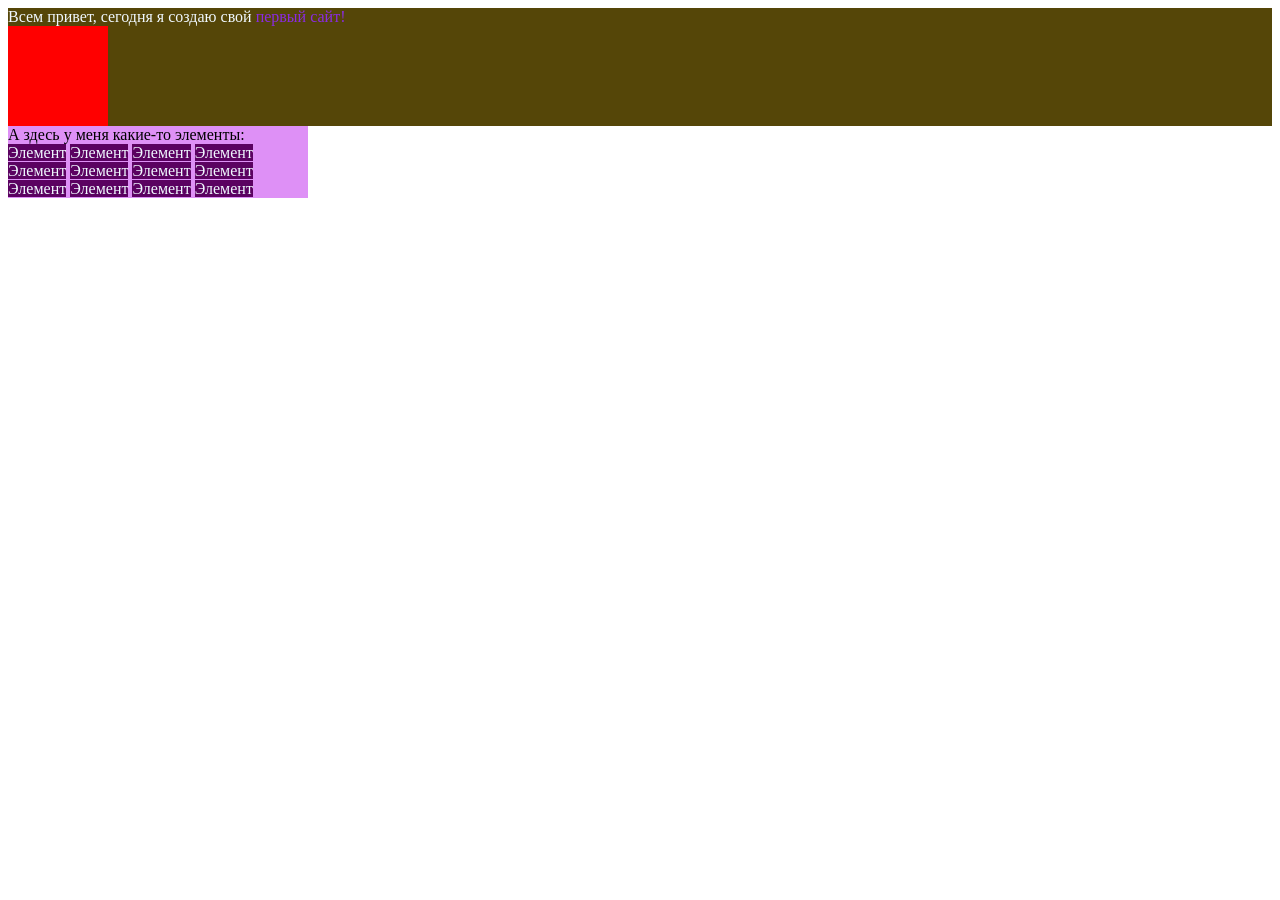
<file: Homework2/index.html>
<!DOCTYPE html>
<html lang="en">
<head>
  <meta charset="UTF-8">
  <meta name="viewport" content="width=device-width, initial-scale=1.0">
  <title>Document</title>
</head>
<body>
  <style>
.div1{
  background: rgb(85, 70, 8);
  color: aliceblue;
}

.div2{  
background: red;
height: 100px;
width: 100px;
}

.div3{
background: rgb(222, 144, 246);
width: 300px;
}

.span1{
  color: blueviolet;
}
.span2{
  color: aliceblue;
  background: rgb(91, 2, 97);
}

  </style>

<div class="div1">Всем привет, сегодня я создаю свой
  <span class="span1">первый сайт!</span>  
  <div class="div2"></div>
</div>

<div class="div3"> А здесь у меня какие-то элементы:
  <div class="div4">
    <span class="span2">Элемент</span>
    <span class="span2">Элемент</span>
    <span class="span2">Элемент</span>
    <span class="span2">Элемент</span>
    <span class="span2">Элемент</span>
    <span class="span2">Элемент</span>
    <span class="span2">Элемент</span>
    <span class="span2">Элемент</span>
    <span class="span2">Элемент</span>
    <span class="span2">Элемент</span>
    <span class="span2">Элемент</span>
    <span class="span2">Элемент</span>
  </div>
</div>






</body>
</html>
</file>
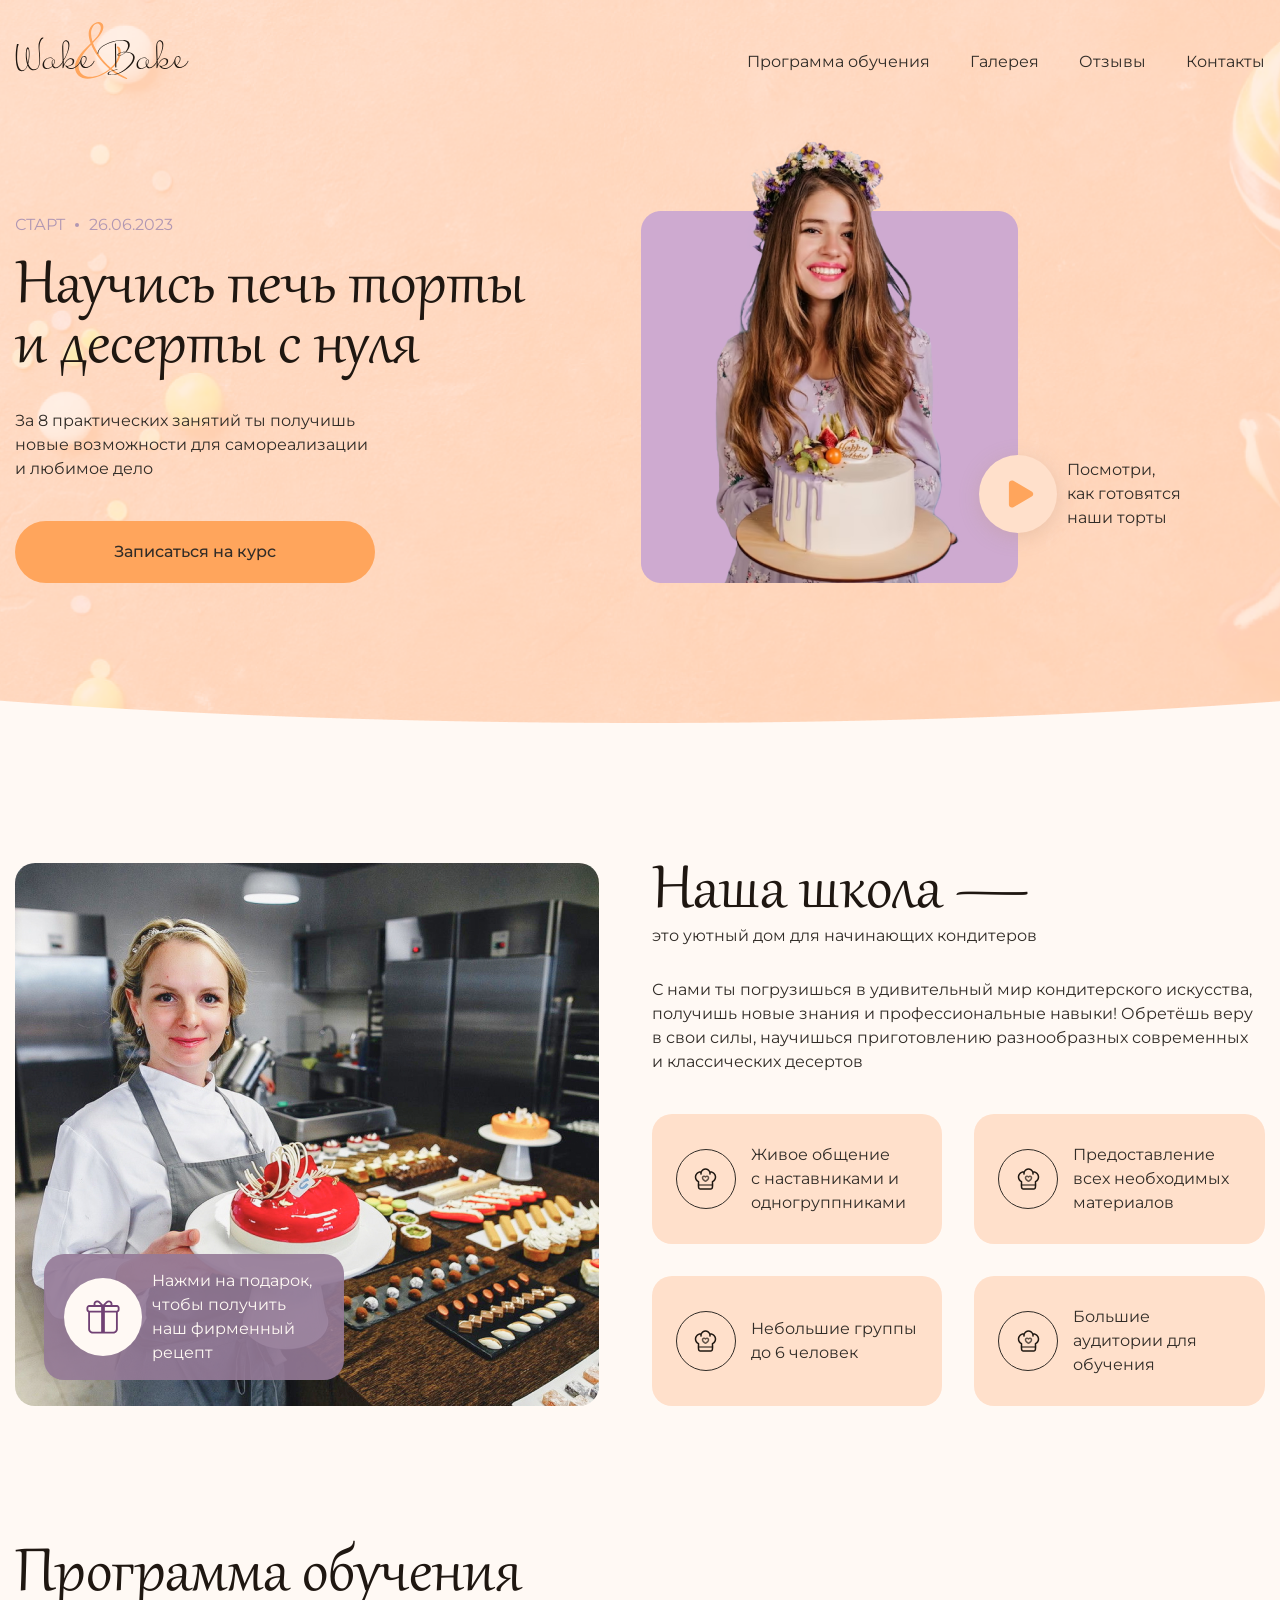
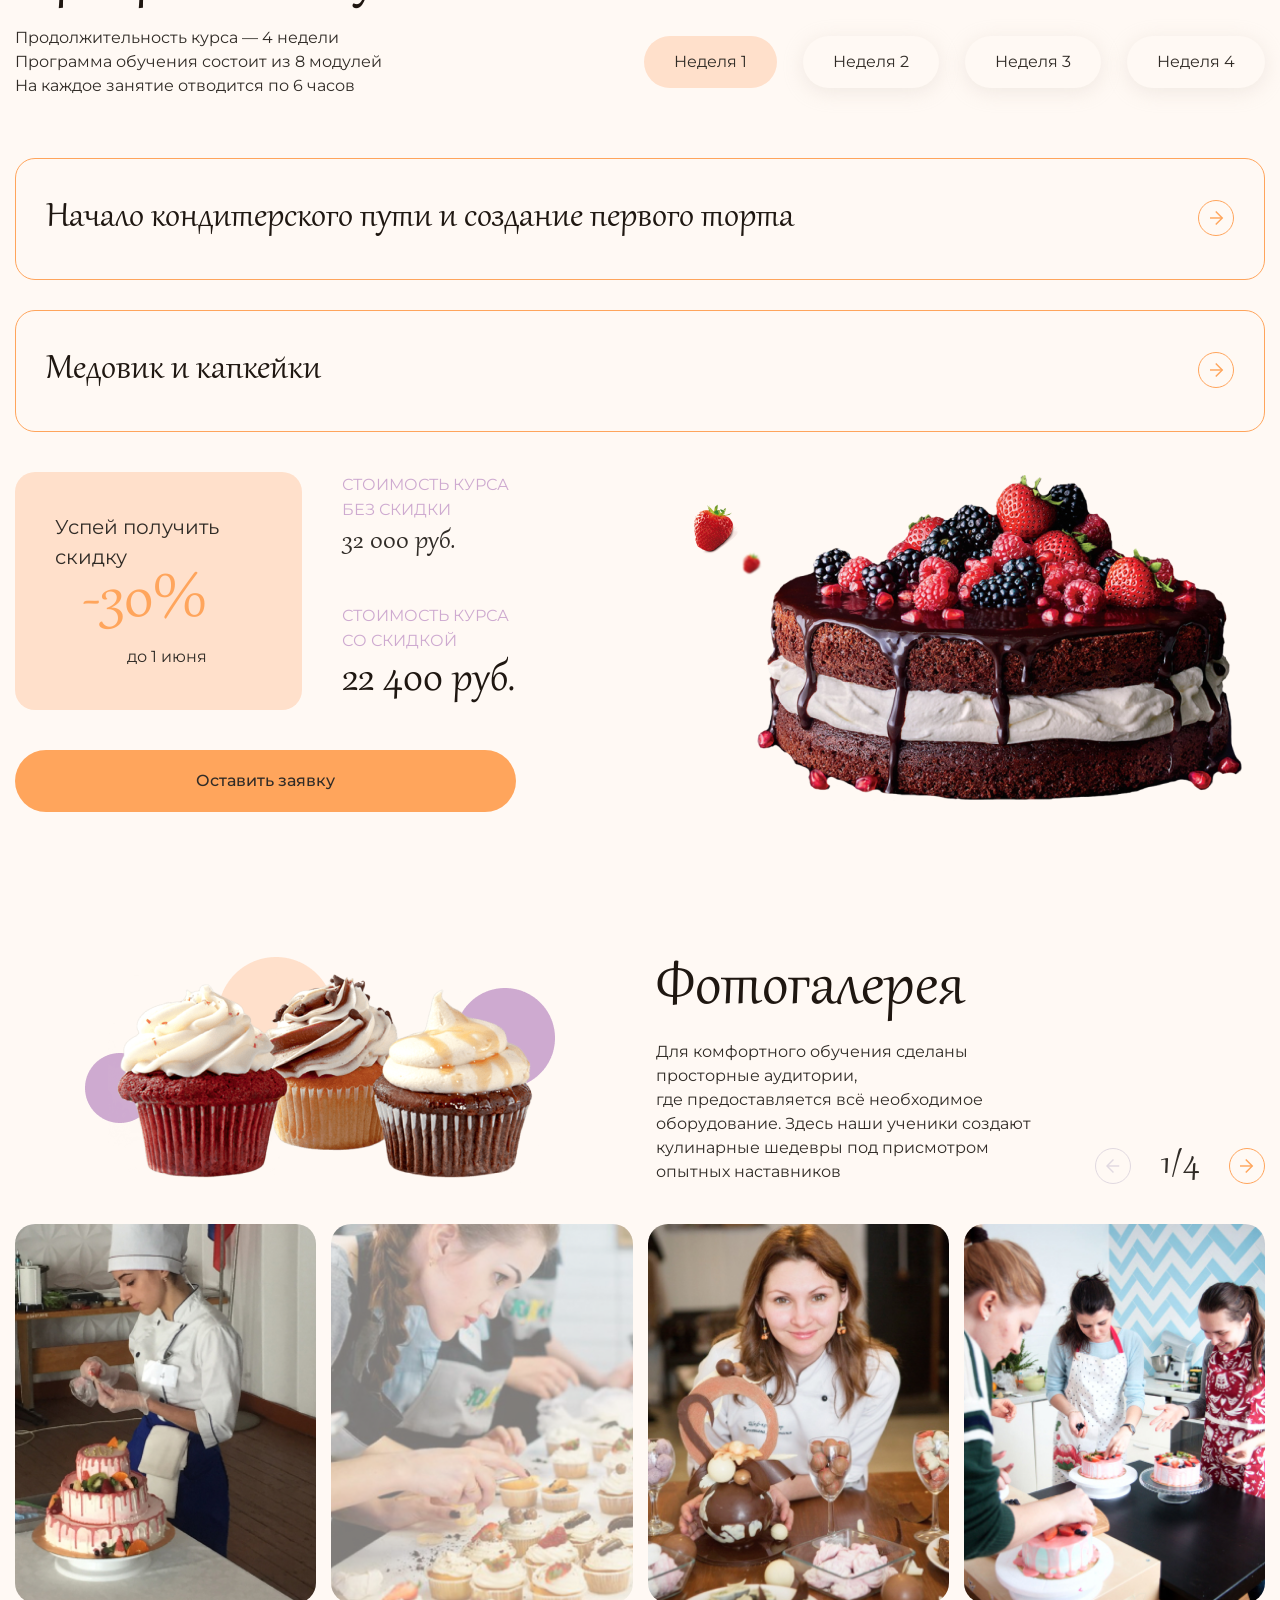
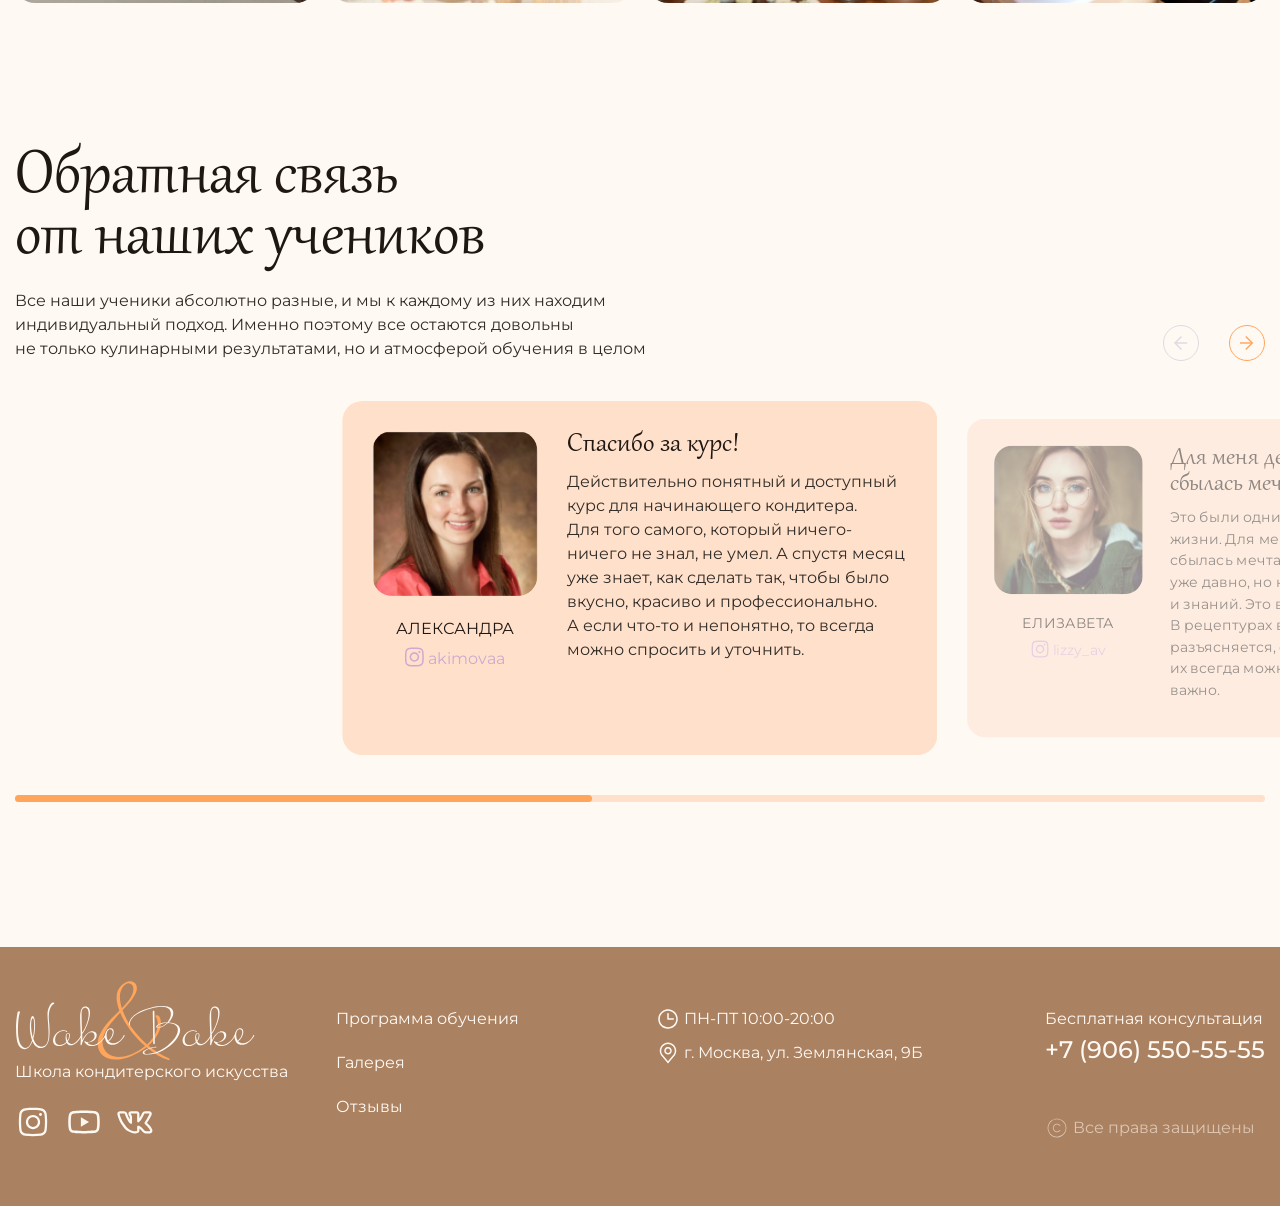
<file: Homework20/index.html>
<!DOCTYPE html>
<html lang="en">

<head>
    <meta charset="UTF-8">
    <meta http-equiv="X-UA-Compatible" content="IE=edge">
    <meta name="viewport" content="width=device-width, initial-scale=1.0">
    <title>Wake & Bake</title>
    <link href="css/swiper-bundle.min.css" rel="stylesheet">
    <link href="css/style.css" rel="stylesheet">
</head>

<body class="body">
    <div class="wrapper">
        <header class="header">
            <div class="header__top">
                <div class="container">
                    <div class="header__top-inner">
                        <a class="header__logo" href="#">
                            <img src="img/icons/logos/logo-dark.svg" alt="Логотип компании Wake & Bake">
                        </a>
                        <nav class="nav">
                            <ul class="nav__list">
                                <li class="nav__item">
                                    <a class="nav__link" href="#">
                                        Программа обучения
                                    </a>
                                </li>
                                <li class="nav__item">
                                    <a class="nav__link" href="#">
                                        Галерея
                                    </a>
                                </li>
                                <li class="nav__item">
                                    <a class="nav__link" href="#">
                                        Отзывы
                                    </a>
                                </li>
                                <li class="nav__item">
                                    <a class="nav__link" href="#">
                                        Контакты
                                    </a>
                                </li>
                            </ul>
                        </nav>
                        <a class="burger-icon" href="#">
                            <span></span>
                        </a>
                    </div>
                </div>
            </div>
            <section class="header__hero hero">
                <div class="container">
                    <div class="hero__inner">
                        <div class="hero__content">
                            <div class="hero__info">
                                <span>Старт</span>
                                <span>26.06.2023</span>
                            </div>
                            <h1 class="hero__title title">
                                Научись печь торты и десерты с нуля
                            </h1>
                            <p class="hero__text">
                                За 8 практических занятий ты получишь новые возможности для самореализации и любимое
                                дело
                            </p>
                            <div class="hero__img-conrol hero__img-conrol--mobile">
                                <a class="hero__img-button" data-fslightbox href="video/cake.mp4">
                                    <img src="img/icons/play.svg" alt="">
                                </a>
                                Посмотри, как готовятся наши торты
                            </div>
                            <a class="hero__button button" href="#">
                                Записаться на курс
                            </a>
                        </div>
                        <div class="hero__img">
                            <img src="img/content/girl.png" alt="Девушка с тортом в руках">
                            <div class="hero__img-conrol">
                                <a class="hero__img-button" data-fslightbox="video" href="video/cake.mp4">
                                    <img src="img/icons/play.svg" alt="">
                                </a>
                                Посмотри, как готовятся наши торты
                            </div>
                        </div>
                    </div>
                </div>
            </section>
        </header>
        <main class="main">

            <section class="main__about about">
                <div class="container">
                    <div class="about__inner">
                        <div class="about__img">
                            <img src="img/content/girl-2.jpg" alt="Девушка с тортом в руках">
                            <div class="about__img-conrol">
                                <a class="about__img-button" href="#">
                                    <img src="img/icons/gift.svg" alt="">
                                </a>
                                Нажми на подарок, чтобы получить наш фирменный рецепт
                            </div>
                        </div>
                        <div class="about__body">
                            <div class="about__heading">
                                <h2 class="about__title title">
                                    Наша школа —
                                </h2>
                                <p class="about__title-text">
                                    это уютный дом для начинающих кондитеров
                                </p>
                            </div>
                            <p class="about__text">
                                С нами ты погрузишься в удивительный мир кондитерского искусства, получишь новые знания
                                и профессиональные навыки! Обретёшь веру в свои силы, научишься приготовлению
                                разнообразных современных и классических десертов
                            </p>
                        </div>
                        <ul class="about__grid">
                            <li class="about__grid-item">
                                <div class="about__grid-img">
                                    <img src="img/icons/hat-2.svg" alt="">
                                </div>
                                <p class="about__grid-text">
                                    Живое общение с наставниками и одногруппниками
                                </p>
                            </li>
                            <li class="about__grid-item">
                                <div class="about__grid-img">
                                    <img src="img/icons/hat-2.svg" alt="">
                                </div>
                                <p class="about__grid-text">
                                    Предоставление всех необходимых материалов
                                </p>
                            </li>
                            <li class="about__grid-item">
                                <div class="about__grid-img">
                                    <img src="img/icons/hat-2.svg" alt="">
                                </div>
                                <p class="about__grid-text">
                                    Небольшие группы до 6 человек
                                </p>
                            </li>
                            <li class="about__grid-item">
                                <div class="about__grid-img">
                                    <img src="img/icons/hat-2.svg" alt="">
                                </div>
                                <p class="about__grid-text">
                                    Большие аудитории для обучения
                                </p>
                            </li>
                        </ul>
                    </div>
                </div>
            </section>

            <section class="main__program program">
                <div class="container">
                    <h2 class="program__title title">
                        Программа обучения
                    </h2>
                    <div class="program__top">
                        <p class="program__text">
                            Продолжительность курса — 4 недели
                            <br>
                            Программа обучения состоит из 8 модулей
                            <br>
                            На каждое занятие отводится по 6 часов
                        </p>
                        <ul class="tab-conrols">
                            <li class="tab-conrols__item">
                                <a class="tab-conrols__link tab-conrols__link--active" href="#tab1">
                                    Неделя 1
                                </a>
                            </li>
                            <li class="tab-conrols__item">
                                <a class="tab-conrols__link" href="#tab2">
                                    Неделя 2
                                </a>
                            </li>
                            <li class="tab-conrols__item">
                                <a class="tab-conrols__link" href="#tab3">
                                    Неделя 3
                                </a>
                            </li>
                            <li class="tab-conrols__item">
                                <a class="tab-conrols__link" href="#tab4">
                                    Неделя 4
                                </a>
                            </li>
                        </ul>
                    </div>
                    <div class="program__tab-content tab-content tab-content--show" id="tab1">
                        <ul class="accordion-list">
                            <li class="accordion-list__item">
                                <button class="accordion-list__control" type="button">
                                    <h3 class="accordion-list__control-title">
                                        Начало кондитерского пути и создание первого торта
                                    </h3>
                                    <div class="accordion-list__control-icon">
                                        <svg width="14" height="14" viewBox="0 0 14 14" fill="none"
                                            xmlns="http://www.w3.org/2000/svg">
                                            <path
                                                d="M5.25653 12.96L11.2325 6.984L5.25654 1.008L6.26454 -3.0528e-07L13.2485 6.984L6.26454 13.968L5.25653 12.96Z"
                                                fill="#FFA55C" />
                                            <path
                                                d="M12.2402 6.26465L12.2402 7.70465L0.000234839 7.70465L0.000234902 6.26465L12.2402 6.26465Z"
                                                fill="#FFA55C" />
                                        </svg>
                                    </div>
                                </button>
                                <div class="accordion-list__content">
                                    <div class="accordion-content">
                                        <div class="accordion-content__col">
                                            <h6 class="accordion-content__title">
                                                Теория:
                                            </h6>
                                            <ul class="accordion-content__list">
                                                <li class="accordion-content__item">
                                                    <div class="accordion-content__icon">
                                                        <img src="img/icons/hat-1.svg" alt="">
                                                    </div>
                                                    Организация рабочего места
                                                </li>
                                                <li class="accordion-content__item">
                                                    <div class="accordion-content__icon">
                                                        <img src="img/icons/hat-1.svg" alt="">
                                                    </div>
                                                    Подготовка необходимого инвентаря
                                                </li>
                                                <li class="accordion-content__item">
                                                    <div class="accordion-content__icon">
                                                        <img src="img/icons/hat-1.svg" alt="">
                                                    </div>
                                                    Выбор необходимых продуктов
                                                </li>
                                                <li class="accordion-content__item">
                                                    <div class="accordion-content__icon">
                                                        <img src="img/icons/hat-1.svg" alt="">
                                                    </div>
                                                    Советы по закупке необходимых продуктов и инвентаря
                                                </li>
                                                <li class="accordion-content__item">
                                                    <div class="accordion-content__icon">
                                                        <img src="img/icons/hat-1.svg" alt="">
                                                    </div>
                                                    Обзор хранения и заготовки сырья
                                                </li>
                                            </ul>
                                        </div>
                                        <div class="accordion-content__col">
                                            <h6 class="accordion-content__title">
                                                Практика:
                                            </h6>
                                            <p class="accordion-content__text">
                                                Испечёшь морковный торт с солёной карамелью
                                            </p>
                                        </div>
                                    </div>
                                </div>
                            </li>
                            <li class="accordion-list__item">
                                <button class="accordion-list__control" type="button">
                                    <h3 class="accordion-list__control-title">
                                        Медовик и капкейки
                                    </h3>
                                    <div class="accordion-list__control-icon">
                                        <svg width="14" height="14" viewBox="0 0 14 14" fill="none"
                                            xmlns="http://www.w3.org/2000/svg">
                                            <path
                                                d="M5.25653 12.96L11.2325 6.984L5.25654 1.008L6.26454 -3.0528e-07L13.2485 6.984L6.26454 13.968L5.25653 12.96Z"
                                                fill="#FFA55C" />
                                            <path
                                                d="M12.2402 6.26465L12.2402 7.70465L0.000234839 7.70465L0.000234902 6.26465L12.2402 6.26465Z"
                                                fill="#FFA55C" />
                                        </svg>
                                    </div>
                                </button>
                                <div class="accordion-list__content">
                                    <div class="accordion-content">
                                        <div class="accordion-content__col">
                                            <h6 class="accordion-content__title">
                                                Теория:
                                            </h6>
                                            <ul class="accordion-content__list">
                                                <li class="accordion-content__item">
                                                    <div class="accordion-content__icon">
                                                        <img src="img/icons/hat-1.svg" alt="">
                                                    </div>
                                                    Приготовление и украшение капкейков
                                                </li>
                                                <li class="accordion-content__item">
                                                    <div class="accordion-content__icon">
                                                        <img src="img/icons/hat-1.svg" alt="">
                                                    </div>
                                                    Изготовление крема и конфи
                                                </li>
                                                <li class="accordion-content__item">
                                                    <div class="accordion-content__icon">
                                                        <img src="img/icons/hat-1.svg" alt="">
                                                    </div>
                                                    Приготовление медовых коржей для торта
                                                </li>
                                                <li class="accordion-content__item">
                                                    <div class="accordion-content__icon">
                                                        <img src="img/icons/hat-1.svg" alt="">
                                                    </div>
                                                    Пропитка коржей и сборка торта
                                                </li>
                                            </ul>
                                        </div>
                                        <div class="accordion-content__col">
                                            <h6 class="accordion-content__title">
                                                Практика:
                                            </h6>
                                            <p class="accordion-content__text">
                                                Испечёшь капкейки, приготовишь крем и конфи, а также сделаешь своё
                                                первое пирожное — медовик
                                            </p>
                                        </div>
                                    </div>
                                </div>
                            </li>
                        </ul>
                    </div>
                    <div class="program__tab-content tab-content" id="tab2">
                        <ul class="accordion-list">
                            <li class="accordion-list__item">
                                <button class="accordion-list__control" type="button">
                                    <h3 class="accordion-list__control-title">
                                        Песочное тесто и чизкейк
                                    </h3>
                                    <div class="accordion-list__control-icon">
                                        <svg width="14" height="14" viewBox="0 0 14 14" fill="none"
                                            xmlns="http://www.w3.org/2000/svg">
                                            <path
                                                d="M5.25653 12.96L11.2325 6.984L5.25654 1.008L6.26454 -3.0528e-07L13.2485 6.984L6.26454 13.968L5.25653 12.96Z"
                                                fill="#FFA55C" />
                                            <path
                                                d="M12.2402 6.26465L12.2402 7.70465L0.000234839 7.70465L0.000234902 6.26465L12.2402 6.26465Z"
                                                fill="#FFA55C" />
                                        </svg>
                                    </div>
                                </button>
                                <div class="accordion-list__content">
                                    <div class="accordion-content">
                                        <div class="accordion-content__col">
                                            <h6 class="accordion-content__title">
                                                Теория:
                                            </h6>
                                            <ul class="accordion-content__list">
                                                <li class="accordion-content__item">
                                                    <div class="accordion-content__icon">
                                                        <img src="img/icons/hat-1.svg" alt="">
                                                    </div>
                                                    Приготовление песочного теста
                                                </li>
                                                <li class="accordion-content__item">
                                                    <div class="accordion-content__icon">
                                                        <img src="img/icons/hat-1.svg" alt="">
                                                    </div>
                                                    Тонкости в приготовлении меренги
                                                </li>
                                                <li class="accordion-content__item">
                                                    <div class="accordion-content__icon">
                                                        <img src="img/icons/hat-1.svg" alt="">
                                                    </div>
                                                    Изготовление заварного крема
                                                </li>
                                                <li class="accordion-content__item">
                                                    <div class="accordion-content__icon">
                                                        <img src="img/icons/hat-1.svg" alt="">
                                                    </div>
                                                    Выпечка тарталеток
                                                </li>
                                                <li class="accordion-content__item">
                                                    <div class="accordion-content__icon">
                                                        <img src="img/icons/hat-1.svg" alt="">
                                                    </div>
                                                    Приготовление нежного чизкейка
                                                </li>
                                            </ul>
                                        </div>
                                        <div class="accordion-content__col">
                                            <h6 class="accordion-content__title">
                                                Практика:
                                            </h6>
                                            <p class="accordion-content__text">
                                                Приготовишь меренги, сделаешь заварной крем для тарталеток и испечёшь
                                                свой первый чизкейк
                                            </p>
                                        </div>
                                    </div>
                                </div>
                            </li>
                            <li class="accordion-list__item">
                                <button class="accordion-list__control" type="button">
                                    <h3 class="accordion-list__control-title">
                                        Бисквиты
                                    </h3>
                                    <div class="accordion-list__control-icon">
                                        <svg width="14" height="14" viewBox="0 0 14 14" fill="none"
                                            xmlns="http://www.w3.org/2000/svg">
                                            <path
                                                d="M5.25653 12.96L11.2325 6.984L5.25654 1.008L6.26454 -3.0528e-07L13.2485 6.984L6.26454 13.968L5.25653 12.96Z"
                                                fill="#FFA55C" />
                                            <path
                                                d="M12.2402 6.26465L12.2402 7.70465L0.000234839 7.70465L0.000234902 6.26465L12.2402 6.26465Z"
                                                fill="#FFA55C" />
                                        </svg>
                                    </div>
                                </button>
                                <div class="accordion-list__content">
                                    <div class="accordion-content">
                                        <div class="accordion-content__col">
                                            <h6 class="accordion-content__title">
                                                Теория:
                                            </h6>
                                            <ul class="accordion-content__list">
                                                <li class="accordion-content__item">
                                                    <div class="accordion-content__icon">
                                                        <img src="img/icons/hat-1.svg" alt="">
                                                    </div>
                                                    Тонкости выпечки бисквитов
                                                </li>
                                                <li class="accordion-content__item">
                                                    <div class="accordion-content__icon">
                                                        <img src="img/icons/hat-1.svg" alt="">
                                                    </div>
                                                    Приготовление ванильного бисквита
                                                </li>
                                                <li class="accordion-content__item">
                                                    <div class="accordion-content__icon">
                                                        <img src="img/icons/hat-1.svg" alt="">
                                                    </div>
                                                    Приготовление фисташкового бисквита
                                                </li>
                                                <li class="accordion-content__item">
                                                    <div class="accordion-content__icon">
                                                        <img src="img/icons/hat-1.svg" alt="">
                                                    </div>
                                                    Приготовление шоколадного бисквита
                                                </li>
                                            </ul>
                                        </div>
                                        <div class="accordion-content__col">
                                            <h6 class="accordion-content__title">
                                                Практика:
                                            </h6>
                                            <p class="accordion-content__text">
                                                Отработаешь выпечку трёх бисквитов для будущих тортов
                                            </p>
                                        </div>
                                    </div>
                                </div>
                            </li>
                        </ul>
                    </div>
                    <div class="program__tab-content tab-content" id="tab3">
                        <ul class="accordion-list">
                            <li class="accordion-list__item">
                                <button class="accordion-list__control" type="button">
                                    <h3 class="accordion-list__control-title">
                                        Дрожжевое тесто
                                    </h3>
                                    <div class="accordion-list__control-icon">
                                        <svg width="14" height="14" viewBox="0 0 14 14" fill="none"
                                            xmlns="http://www.w3.org/2000/svg">
                                            <path
                                                d="M5.25653 12.96L11.2325 6.984L5.25654 1.008L6.26454 -3.0528e-07L13.2485 6.984L6.26454 13.968L5.25653 12.96Z"
                                                fill="#FFA55C" />
                                            <path
                                                d="M12.2402 6.26465L12.2402 7.70465L0.000234839 7.70465L0.000234902 6.26465L12.2402 6.26465Z"
                                                fill="#FFA55C" />
                                        </svg>
                                    </div>
                                </button>
                                <div class="accordion-list__content">
                                    <div class="accordion-content">
                                        <div class="accordion-content__col">
                                            <h6 class="accordion-content__title">
                                                Теория:
                                            </h6>
                                            <ul class="accordion-content__list">
                                                <li class="accordion-content__item">
                                                    <div class="accordion-content__icon">
                                                        <img src="img/icons/hat-1.svg" alt="">
                                                    </div>
                                                    Технология приготовления дрожжевого теста: тонкости и советы
                                                </li>
                                                <li class="accordion-content__item">
                                                    <div class="accordion-content__icon">
                                                        <img src="img/icons/hat-1.svg" alt="">
                                                    </div>
                                                    Приготовление песочного теста
                                                </li>
                                                <li class="accordion-content__item">
                                                    <div class="accordion-content__icon">
                                                        <img src="img/icons/hat-1.svg" alt="">
                                                    </div>
                                                    Рецептурные нюансы
                                                </li>
                                            </ul>
                                        </div>
                                        <div class="accordion-content__col">
                                            <h6 class="accordion-content__title">
                                                Практика:
                                            </h6>
                                            <p class="accordion-content__text">
                                                Приготовишь заготовку для торта
                                            </p>
                                        </div>
                                    </div>
                                </div>
                            </li>
                            <li class="accordion-list__item">
                                <button class="accordion-list__control" type="button">
                                    <h3 class="accordion-list__control-title">
                                        Работа с кремами
                                    </h3>
                                    <div class="accordion-list__control-icon">
                                        <svg width="14" height="14" viewBox="0 0 14 14" fill="none"
                                            xmlns="http://www.w3.org/2000/svg">
                                            <path
                                                d="M5.25653 12.96L11.2325 6.984L5.25654 1.008L6.26454 -3.0528e-07L13.2485 6.984L6.26454 13.968L5.25653 12.96Z"
                                                fill="#FFA55C" />
                                            <path
                                                d="M12.2402 6.26465L12.2402 7.70465L0.000234839 7.70465L0.000234902 6.26465L12.2402 6.26465Z"
                                                fill="#FFA55C" />
                                        </svg>
                                    </div>
                                </button>
                                <div class="accordion-list__content">
                                    <div class="accordion-content">
                                        <div class="accordion-content__col">
                                            <h6 class="accordion-content__title">
                                                Теория:
                                            </h6>
                                            <ul class="accordion-content__list">
                                                <li class="accordion-content__item">
                                                    <div class="accordion-content__icon">
                                                        <img src="img/icons/hat-1.svg" alt="">
                                                    </div>
                                                    Приготовление кремов: ганаши, кремю
                                                </li>
                                                <li class="accordion-content__item">
                                                    <div class="accordion-content__icon">
                                                        <img src="img/icons/hat-1.svg" alt="">
                                                    </div>
                                                    Создание заварного теста
                                                </li>
                                                <li class="accordion-content__item">
                                                    <div class="accordion-content__icon">
                                                        <img src="img/icons/hat-1.svg" alt="">
                                                    </div>
                                                    Приготовление профитролей и нескольких видов кремов
                                                </li>
                                            </ul>
                                        </div>
                                        <div class="accordion-content__col">
                                            <h6 class="accordion-content__title">
                                                Практика:
                                            </h6>
                                            <p class="accordion-content__text">
                                                Приготовишь профитроли и несколько видов кремов
                                            </p>
                                        </div>
                                    </div>
                                </div>
                            </li>
                        </ul>
                    </div>
                    <div class="program__tab-content tab-content" id="tab4">
                        <ul class="accordion-list">
                            <li class="accordion-list__item">
                                <button class="accordion-list__control" type="button">
                                    <h3 class="accordion-list__control-title">
                                        Mille-feuille, или Наполеон
                                    </h3>
                                    <div class="accordion-list__control-icon">
                                        <svg width="14" height="14" viewBox="0 0 14 14" fill="none"
                                            xmlns="http://www.w3.org/2000/svg">
                                            <path
                                                d="M5.25653 12.96L11.2325 6.984L5.25654 1.008L6.26454 -3.0528e-07L13.2485 6.984L6.26454 13.968L5.25653 12.96Z"
                                                fill="#FFA55C" />
                                            <path
                                                d="M12.2402 6.26465L12.2402 7.70465L0.000234839 7.70465L0.000234902 6.26465L12.2402 6.26465Z"
                                                fill="#FFA55C" />
                                        </svg>
                                    </div>
                                </button>
                                <div class="accordion-list__content">
                                    <div class="accordion-content">
                                        <div class="accordion-content__col">
                                            <h6 class="accordion-content__title">
                                                Теория:
                                            </h6>
                                            <ul class="accordion-content__list">
                                                <li class="accordion-content__item">
                                                    <div class="accordion-content__icon">
                                                        <img src="img/icons/hat-1.svg" alt="">
                                                    </div>
                                                    Приготовление слоёного теста
                                                </li>
                                                <li class="accordion-content__item">
                                                    <div class="accordion-content__icon">
                                                        <img src="img/icons/hat-1.svg" alt="">
                                                    </div>
                                                    Рецептура и создание крема дипломат
                                                </li>
                                                <li class="accordion-content__item">
                                                    <div class="accordion-content__icon">
                                                        <img src="img/icons/hat-1.svg" alt="">
                                                    </div>
                                                    Приготовление французского морковного десерта
                                                </li>
                                            </ul>
                                        </div>
                                        <div class="accordion-content__col">
                                            <h6 class="accordion-content__title">
                                                Практика:
                                            </h6>
                                            <p class="accordion-content__text">
                                                Испечёте торт «Наполеон» и приготовите необычный морковный десерт
                                            </p>
                                        </div>
                                    </div>
                                </div>
                            </li>
                            <li class="accordion-list__item">
                                <button class="accordion-list__control" type="button">
                                    <h3 class="accordion-list__control-title">
                                        Завершение курса
                                    </h3>
                                    <div class="accordion-list__control-icon">
                                        <svg width="14" height="14" viewBox="0 0 14 14" fill="none"
                                            xmlns="http://www.w3.org/2000/svg">
                                            <path
                                                d="M5.25653 12.96L11.2325 6.984L5.25654 1.008L6.26454 -3.0528e-07L13.2485 6.984L6.26454 13.968L5.25653 12.96Z"
                                                fill="#FFA55C" />
                                            <path
                                                d="M12.2402 6.26465L12.2402 7.70465L0.000234839 7.70465L0.000234902 6.26465L12.2402 6.26465Z"
                                                fill="#FFA55C" />
                                        </svg>
                                    </div>
                                </button>
                                <div class="accordion-list__content">
                                    <div class="accordion-content">
                                        <div class="accordion-content__col">
                                            <h6 class="accordion-content__title">
                                                Теория:
                                            </h6>
                                            <ul class="accordion-content__list">
                                                <li class="accordion-content__item">
                                                    <div class="accordion-content__icon">
                                                        <img src="img/icons/hat-1.svg" alt="">
                                                    </div>
                                                    Работа кондитера на заказ
                                                </li>
                                                <li class="accordion-content__item">
                                                    <div class="accordion-content__icon">
                                                        <img src="img/icons/hat-1.svg" alt="">
                                                    </div>
                                                    Применение знаний о технологии выпечки к другим рецептам
                                                </li>
                                                <li class="accordion-content__item">
                                                    <div class="accordion-content__icon">
                                                        <img src="img/icons/hat-1.svg" alt="">
                                                    </div>
                                                    Разработка собственных рецептов
                                                </li>
                                            </ul>
                                        </div>
                                        <div class="accordion-content__col">
                                            <h6 class="accordion-content__title">
                                                Практика:
                                            </h6>
                                            <p class="accordion-content__text">
                                                Самостоятельно, без наставника испечёте торт на ваш выбор
                                            </p>
                                        </div>
                                    </div>
                                </div>
                            </li>
                        </ul>
                    </div>
                    <div class="program__bottom">
                        <div class="program__action">
                            <div class="program__discount">
                                Успей получить скидку
                                <div class="program__discount-value">
                                    -30%
                                </div>
                                <span>до 1 июня</span>
                            </div>
                            <div class="program__price">
                                <div class="program__price-text">
                                    Стоимость курса без скидки
                                </div>
                                <div class="program__price-value">
                                    32 000 руб.
                                </div>
                            </div>
                            <div class="program__price">
                                <div class="program__price-text">
                                    Стоимость курса со скидкой
                                </div>
                                <div class="program__price-value program__price-value--big">
                                    22 400 руб.
                                </div>
                            </div>
                            <a class="program__button button" href="#">
                                Оставить заявку
                            </a>
                        </div>
                        <div class="program__img">
                            <img src="img/decor/cake.png" alt="">
                        </div>
                    </div>
                </div>
            </section>

            <section class="main__gallery gallery">
                <div class="container">
                    <div class="gallery__inner">
                        <div class="gallery__img">
                            <img src="img/decor/cupcakes.png" alt="">
                        </div>
                        <div class="gallery__content">
                            <div class="gallery__info">
                                <h2 class="gallery__title title">
                                    Фотогалерея
                                </h2>
                                <p class="gallery__text">
                                    Для комфортного обучения сделаны просторные аудитории, где предоставляется
                                    всё необходимое оборудование. Здесь наши ученики создают кулинарные шедевры
                                    под присмотром опытных наставников
                                </p>
                            </div>
                            <div class="gallery__nav">
                                <button class="gallery__prev" type="button">
                                    <svg width="14" height="14" viewBox="0 0 14 14" fill="none"
                                        xmlns="http://www.w3.org/2000/svg">
                                        <path
                                            d="M7.992 1.00777L2.016 6.98377L7.992 12.9598L6.984 13.9678L-3.0528e-07 6.98377L6.984 -0.000227365L7.992 1.00777Z"
                                            fill="#FFA55C" />
                                        <path
                                            d="M1.0083 7.70312L1.0083 6.26313L13.2483 6.26312L13.2483 7.70312L1.0083 7.70312Z"
                                            fill="#FFA55C" />
                                    </svg>
                                </button>
                                <div class="gallery__pagination"></div>
                                <button class="gallery__next" type="button">
                                    <svg width="14" height="14" viewBox="0 0 14 14" fill="none"
                                        xmlns="http://www.w3.org/2000/svg">
                                        <path
                                            d="M5.25653 12.96L11.2325 6.984L5.25654 1.008L6.26454 -3.0528e-07L13.2485 6.984L6.26454 13.968L5.25653 12.96Z"
                                            fill="#FFA55C" />
                                        <path
                                            d="M12.2402 6.26465L12.2402 7.70465L0.000234839 7.70465L0.000234902 6.26465L12.2402 6.26465Z"
                                            fill="#FFA55C" />
                                    </svg>
                                </button>
                            </div>
                        </div>
                    </div>
                    <div class="gallery__slider swiper">
                        <div class="gallery__wrapper swiper-wrapper">
                            <a class="gallery__slide swiper-slide" data-fslightbox="gallery" href="img/content/gallery/1.jpg">
                                <img src="img/content/gallery/1.jpg" alt="Девушка с тортом">
                            </a>
                            <a class="gallery__slide swiper-slide" data-fslightbox="gallery" href="img/content/gallery/2.jpg">
                                <img src="img/content/gallery/2.jpg" alt="Девушка с кексами">
                            </a>
                            <a class="gallery__slide swiper-slide" data-fslightbox="gallery" href="img/content/gallery/3.jpg">
                                <img src="img/content/gallery/3.jpg" alt="Девушка с шоколадом">
                            </a>
                            <a class="gallery__slide swiper-slide" data-fslightbox="gallery" href="img/content/gallery/4.jpg">
                                <img src="img/content/gallery/4.jpg" alt="Девушки c тортами">
                            </a>
                            <a class="gallery__slide swiper-slide" data-fslightbox="gallery" href="img/content/gallery/1.jpg">
                                <img src="img/content/gallery/1.jpg" alt="Девушка с тортом">
                            </a>
                            <a class="gallery__slide swiper-slide" data-fslightbox="gallery" href="img/content/gallery/2.jpg">
                                <img src="img/content/gallery/2.jpg" alt="Девушка с кексами">
                            </a>
                            <a class="gallery__slide swiper-slide" data-fslightbox="gallery" href="img/content/gallery/3.jpg">
                                <img src="img/content/gallery/3.jpg" alt="Девушка с шоколадом">
                            </a>
                        </div>
                    </div>
                </div>
            </section>

            <section class="main__testimonials testimonials">
                <div class="container">
                    <div class="testimonials__inner">
                        <div class="testimonials__info">
                            <h2 class="testimonials__title title">
                                Обратная связь от наших учеников
                            </h2>
                            <p class="testimonials__text">
                                Все наши ученики абсолютно разные, и мы к каждому из них находим индивидуальный подход.
                                Именно поэтому все остаются довольны не только кулинарными результатами, но и атмосферой
                                обучения в целом
                            </p>
                        </div>
                        <div class="testimonials__nav">
                            <button class="testimonials__prev" type="button">
                                <svg width="14" height="14" viewBox="0 0 14 14" fill="none"
                                    xmlns="http://www.w3.org/2000/svg">
                                    <path
                                        d="M7.992 1.00777L2.016 6.98377L7.992 12.9598L6.984 13.9678L-3.0528e-07 6.98377L6.984 -0.000227365L7.992 1.00777Z"
                                        fill="#FFA55C" />
                                    <path
                                        d="M1.0083 7.70312L1.0083 6.26313L13.2483 6.26312L13.2483 7.70312L1.0083 7.70312Z"
                                        fill="#FFA55C" />
                                </svg>
                            </button>
                            <button class="testimonials__next" type="button">
                                <svg width="14" height="14" viewBox="0 0 14 14" fill="none"
                                    xmlns="http://www.w3.org/2000/svg">
                                    <path
                                        d="M5.25653 12.96L11.2325 6.984L5.25654 1.008L6.26454 -3.0528e-07L13.2485 6.984L6.26454 13.968L5.25653 12.96Z"
                                        fill="#FFA55C" />
                                    <path
                                        d="M12.2402 6.26465L12.2402 7.70465L0.000234839 7.70465L0.000234902 6.26465L12.2402 6.26465Z"
                                        fill="#FFA55C" />
                                </svg>
                            </button>
                        </div>
                    </div>
                    <div class="testimonials__slider swiper">
                        <div class="testimonials__wrapper swiper-wrapper">
                            <div class="testimonials__slide swiper-slide">
                                <div class="testimonials__student">
                                    <div class="testimonials__student-img">
                                        <img src="img/content/testimonials/1.jpg" alt="">
                                    </div>
                                    <div class="testimonials__student-name">
                                        Александра
                                    </div>
                                    <div class="testimonials__student-inst">
                                        <img src="img/icons/socials/inst-2.svg" alt="">
                                        akimovaa
                                    </div>
                                </div>
                                <blockquote class="testimonials__quote">
                                    <span>
                                        Спасибо за курс!
                                    </span>
                                    Действительно понятный и доступный курс для начинающего кондитера. Для того самого,
                                    который ничего-ничего не знал, не умел. А спустя месяц уже знает, как сделать так,
                                    чтобы было вкусно, красиво и профессионально. А если что-то и непонятно, то всегда
                                    можно спросить и уточнить.
                                </blockquote>
                            </div>
                            <div class="testimonials__slide swiper-slide">
                                <div class="testimonials__student">
                                    <div class="testimonials__student-img">
                                        <img src="img/content/testimonials/2.jpg" alt="">
                                    </div>
                                    <div class="testimonials__student-name">
                                        Елизавета
                                    </div>
                                    <div class="testimonials__student-inst">
                                        <img src="img/icons/socials/inst-2.svg" alt="">
                                        lizzy_av
                                    </div>
                                </div>
                                <blockquote class="testimonials__quote">
                                    <span>
                                        Для меня действительно сбылась мечта!
                                    </span>
                                    Это были одни из лучших месяцев моей жизни. Для меня действительно сбылась мечта,
                                    к которой я шла уже давно, но не хватало опыта и знаний. Это все дала мне ваша
                                    школа. В рецептурах все довольно понятно разъясняется, если есть вопросы, их всегда
                                    можно задать, что не мало важно.
                                </blockquote>
                            </div>
                            <div class="testimonials__slide swiper-slide">
                                <div class="testimonials__student">
                                    <div class="testimonials__student-img">
                                        <img src="img/content/testimonials/3.jpg" alt="">
                                    </div>
                                    <div class="testimonials__student-name">
                                        игорь
                                    </div>
                                    <div class="testimonials__student-inst">
                                        <img src="img/icons/socials/inst-2.svg" alt="">
                                        igor_sverlovskii
                                    </div>
                                </div>
                                <blockquote class="testimonials__quote">
                                    <span>
                                        Здесь я узнал много чего нового!
                                    </span>
                                    Спасибо большое Wake & Bake за такой курс! Здесь я узнал много чего нового для меня!
                                    Курс очень хороший, захватывает самые актуальные темы для кондитера! Мне понравилось
                                    что всегда была поддержка не только со стороны куратора
                                    но и таких же учеников-кондитеров как и я. Мне прям аж будет не хватать всего этого.
                                </blockquote>
                            </div>
                            <div class="testimonials__slide swiper-slide">
                                <div class="testimonials__student">
                                    <div class="testimonials__student-img">
                                        <img src="img/content/testimonials/2.jpg" alt="">
                                    </div>
                                    <div class="testimonials__student-name">
                                        Елизавета
                                    </div>
                                    <div class="testimonials__student-inst">
                                        <img src="img/icons/socials/inst-2.svg" alt="">
                                        lizzy_av
                                    </div>
                                </div>
                                <blockquote class="testimonials__quote">
                                    <span>
                                        Для меня действительно сбылась мечта!
                                    </span>
                                    Это были одни из лучших месяцев моей жизни. Для меня действительно сбылась мечта,
                                    к которой я шла уже давно, но не хватало опыта и знаний. Это все дала мне ваша
                                    школа. В рецептурах все довольно понятно разъясняется, если есть вопросы, их всегда
                                    можно задать, что не мало важно.
                                </blockquote>
                            </div>
                        </div>
                        <div class="testimonials__scrollbar swiper-scrollbar"></div>
                    </div>
                </div>
            </section>

        </main>
        <footer class="footer">
            <div class="container">
                <div class="footer__inner">
                    <div class="footer__col">
                        <a class="footer__logo" href="#">
                            <img src="img/icons/logos/logo-light.svg" alt="Логотип компании Wake & Bake">
                        </a>
                        <p class="footer__logo-text">
                            Школа кондитерского искусства
                        </p>
                        <address class="socials">
                            <ul class="socials__list">
                                <li class="socials__item">
                                    <a class="socials__link" href="#">
                                        <svg width="36" height="36" viewBox="0 0 36 36" fill="none"
                                            xmlns="http://www.w3.org/2000/svg">
                                            <path
                                                d="M24 10.5C24 10.1022 24.158 9.72064 24.4393 9.43934C24.7206 9.15804 25.1022 9 25.5 9C25.8978 9 26.2794 9.15804 26.5607 9.43934C26.842 9.72064 27 10.1022 27 10.5C27 10.8978 26.842 11.2794 26.5607 11.5607C26.2794 11.842 25.8978 12 25.5 12C25.1022 12 24.7206 11.842 24.4393 11.5607C24.158 11.2794 24 10.8978 24 10.5Z"
                                                fill="#FFF9F4" />
                                            <path fill-rule="evenodd" clip-rule="evenodd"
                                                d="M18 10.875C16.1103 10.875 14.2981 11.6257 12.9619 12.9619C11.6257 14.2981 10.875 16.1103 10.875 18C10.875 19.8897 11.6257 21.7019 12.9619 23.0381C14.2981 24.3743 16.1103 25.125 18 25.125C19.8897 25.125 21.7019 24.3743 23.0381 23.0381C24.3743 21.7019 25.125 19.8897 25.125 18C25.125 16.1103 24.3743 14.2981 23.0381 12.9619C21.7019 11.6257 19.8897 10.875 18 10.875ZM13.125 18C13.125 16.7071 13.6386 15.4671 14.5529 14.5529C15.4671 13.6386 16.7071 13.125 18 13.125C19.2929 13.125 20.5329 13.6386 21.4471 14.5529C22.3614 15.4671 22.875 16.7071 22.875 18C22.875 19.2929 22.3614 20.5329 21.4471 21.4471C20.5329 22.3614 19.2929 22.875 18 22.875C16.7071 22.875 15.4671 22.3614 14.5529 21.4471C13.6386 20.5329 13.125 19.2929 13.125 18Z"
                                                fill="#FFF9F4" />
                                            <path fill-rule="evenodd" clip-rule="evenodd"
                                                d="M25.8871 4.24833C20.6451 3.66722 15.355 3.66722 10.1131 4.24833C7.09508 4.58583 4.65758 6.96333 4.30358 9.99633C3.68168 15.3132 3.68168 20.6845 4.30358 26.0013C4.65758 29.0343 7.09358 31.4118 10.1131 31.7493C15.3551 32.3298 20.6451 32.3298 25.8871 31.7493C28.9051 31.4118 31.3426 29.0343 31.6966 26.0013C32.3186 20.6845 32.3186 15.3132 31.6966 9.99633C31.3426 6.96333 28.9066 4.58583 25.8871 4.24833ZM10.3621 6.48333C15.4385 5.92064 20.5616 5.92064 25.6381 6.48333C27.6331 6.70833 29.2306 8.28183 29.4631 10.2588C30.0645 15.4013 30.0645 20.5964 29.4631 25.7388C29.3428 26.7064 28.8999 27.6052 28.2058 28.29C27.5118 28.9747 26.6072 29.4056 25.6381 29.5128C20.5616 30.0756 15.4385 30.0756 10.3621 29.5128C9.39299 29.4056 8.48836 28.9747 7.79432 28.29C7.10027 27.6052 6.65734 26.7064 6.53708 25.7388C5.93566 20.5964 5.93566 15.4013 6.53708 10.2588C6.65734 9.29127 7.10027 8.3925 7.79432 7.70771C8.48836 7.02292 9.39299 6.59059 10.3621 6.48333Z"
                                                fill="#FFF9F4" />
                                        </svg>
                                    </a>
                                </li>
                                <li class="socials__item">
                                    <a class="socials__link" href="#">
                                        <svg width="36" height="36" viewBox="0 0 36 36" fill="none"
                                            xmlns="http://www.w3.org/2000/svg">
                                            <path
                                                d="M33.75 17.902C33.75 17.8246 33.75 17.7367 33.7465 17.6348C33.743 17.35 33.7359 17.0301 33.7289 16.6891C33.7008 15.7082 33.6516 14.7309 33.5742 13.8098C33.4688 12.5406 33.3141 11.4824 33.1031 10.6879C32.8805 9.85873 32.4442 9.10251 31.8377 8.49483C31.2313 7.88715 30.476 7.44928 29.6473 7.225C28.6523 6.95781 26.7047 6.79258 23.9625 6.69062C22.6582 6.64141 21.2625 6.60977 19.8668 6.59219C19.3781 6.58516 18.9246 6.58164 18.5168 6.57812H17.4832C17.0754 6.58164 16.6219 6.58516 16.1332 6.59219C14.7375 6.60977 13.3418 6.64141 12.0375 6.69062C9.29531 6.79609 7.34414 6.96133 6.35273 7.225C5.52375 7.44873 4.76813 7.88641 4.1616 8.49418C3.55507 9.10195 3.11892 9.85846 2.89688 10.6879C2.68242 11.4824 2.53125 12.5406 2.42578 13.8098C2.34844 14.7309 2.29922 15.7082 2.27109 16.6891C2.26055 17.0301 2.25703 17.35 2.25352 17.6348C2.25352 17.7367 2.25 17.8246 2.25 17.902V18.0988C2.25 18.1762 2.25 18.2641 2.25352 18.366C2.25703 18.6508 2.26406 18.9707 2.27109 19.3117C2.29922 20.2926 2.34844 21.2699 2.42578 22.191C2.53125 23.4602 2.68594 24.5184 2.89688 25.3129C3.34688 26.9969 4.66875 28.3258 6.35273 28.7758C7.34414 29.043 9.29531 29.2082 12.0375 29.3102C13.3418 29.3594 14.7375 29.391 16.1332 29.4086C16.6219 29.4156 17.0754 29.4191 17.4832 29.4227H18.5168C18.9246 29.4191 19.3781 29.4156 19.8668 29.4086C21.2625 29.391 22.6582 29.3594 23.9625 29.3102C26.7047 29.2047 28.6559 29.0395 29.6473 28.7758C31.3312 28.3258 32.6531 27.0004 33.1031 25.3129C33.3176 24.5184 33.4688 23.4602 33.5742 22.191C33.6516 21.2699 33.7008 20.2926 33.7289 19.3117C33.7395 18.9707 33.743 18.6508 33.7465 18.366C33.7465 18.2641 33.75 18.1762 33.75 18.0988V17.902ZM31.2188 18.0848C31.2188 18.1586 31.2188 18.2395 31.2152 18.3344C31.2117 18.6086 31.2047 18.9109 31.1977 19.2379C31.173 20.173 31.1238 21.1082 31.05 21.9766C30.9551 23.1086 30.8215 24.0367 30.6562 24.659C30.4383 25.4711 29.7984 26.1145 28.9898 26.3289C28.2516 26.5258 26.3918 26.684 23.8641 26.7789C22.5844 26.8281 21.2062 26.8598 19.8316 26.8773C19.35 26.8844 18.9035 26.8879 18.5027 26.8879H17.4973L16.1684 26.8773C14.7937 26.8598 13.4191 26.8281 12.1359 26.7789C9.6082 26.6805 7.74492 26.5258 7.01016 26.3289C6.20156 26.1109 5.56172 25.4711 5.34375 24.659C5.17852 24.0367 5.04492 23.1086 4.95 21.9766C4.87617 21.1082 4.83047 20.173 4.80234 19.2379C4.7918 18.9109 4.78828 18.6051 4.78477 18.3344C4.78477 18.2395 4.78125 18.1551 4.78125 18.0848V17.916C4.78125 17.8422 4.78125 17.7613 4.78477 17.6664C4.78828 17.3922 4.79531 17.0898 4.80234 16.7629C4.82695 15.8277 4.87617 14.8926 4.95 14.0242C5.04492 12.8922 5.17852 11.9641 5.34375 11.3418C5.56172 10.5297 6.20156 9.88633 7.01016 9.67188C7.74844 9.475 9.6082 9.3168 12.1359 9.22187C13.4156 9.17266 14.7937 9.14102 16.1684 9.12344C16.65 9.11641 17.0965 9.11289 17.4973 9.11289H18.5027L19.8316 9.12344C21.2062 9.14102 22.5809 9.17266 23.8641 9.22187C26.3918 9.32031 28.2551 9.475 28.9898 9.67188C29.7984 9.88984 30.4383 10.5297 30.6562 11.3418C30.8215 11.9641 30.9551 12.8922 31.05 14.0242C31.1238 14.8926 31.1695 15.8277 31.1977 16.7629C31.2082 17.0898 31.2117 17.3957 31.2152 17.6664C31.2152 17.7613 31.2188 17.8457 31.2188 17.916V18.0848ZM14.8711 22.7113L23.0273 17.9652L14.8711 13.2895V22.7113Z"
                                                fill="#FFF9F4" />
                                        </svg>
                                    </a>
                                </li>
                                <li class="socials__item">
                                    <a class="socials__link" href="#">
                                        <svg width="36" height="36" viewBox="0 0 36 36" fill="none"
                                            xmlns="http://www.w3.org/2000/svg">
                                            <path fill-rule="evenodd" clip-rule="evenodd"
                                                d="M35.1075 25.2974C34.2915 23.6541 33.2163 22.1529 31.923 20.8514C31.4905 20.3626 31.0376 19.8922 30.5655 19.4414L30.5085 19.3859C30.3332 19.2157 30.1602 19.0432 29.9895 18.8684C31.7574 16.4101 33.2702 13.778 34.5045 11.0129L34.554 10.9019L34.5885 10.7849C34.752 10.2404 34.938 9.20545 34.278 8.26945C33.594 7.30345 32.5005 7.12945 31.767 7.12945H28.3965C27.6908 7.09729 26.9929 7.2892 26.4029 7.67771C25.8128 8.06623 25.3608 8.63143 25.1115 9.29245C24.3861 11.0199 23.478 12.6648 22.4025 14.1989V10.2494C22.4025 9.73945 22.3545 8.88445 21.807 8.16445C21.153 7.30045 20.2065 7.12945 19.5495 7.12945H14.2005C13.5025 7.11339 12.8251 7.36639 12.3085 7.83606C11.7919 8.30573 11.4758 8.95609 11.4255 9.65245L11.421 9.71995V9.78745C11.421 10.5149 11.709 11.0519 11.94 11.3894C12.0435 11.5409 12.153 11.6789 12.2235 11.7659L12.2385 11.7854C12.3135 11.8784 12.363 11.9399 12.4125 12.0089C12.5445 12.1859 12.732 12.4619 12.786 13.1729V15.3824C11.7123 13.5844 10.8319 11.6778 10.1595 9.69445L10.1475 9.66145L10.1355 9.62995C9.9525 9.15145 9.66 8.45545 9.0735 7.92445C8.3895 7.30195 7.5795 7.12945 6.843 7.12945H3.423C2.6775 7.12945 1.779 7.30345 1.1085 8.00995C0.45 8.70595 0.375 9.53995 0.375 9.98095V10.1819L0.417 10.3769C1.36395 14.7731 3.31535 18.8905 6.1185 22.4069C7.40006 24.4279 9.13993 26.1184 11.197 27.3412C13.254 28.564 15.5703 29.2847 17.958 29.4449L18.0195 29.4494H18.0825C19.1715 29.4494 20.307 29.3549 21.1605 28.7864C22.311 28.0184 22.4025 26.841 22.4025 26.2529V24.5459C22.698 24.7859 23.064 25.1069 23.5125 25.5389C24.0555 26.0819 24.4875 26.5529 24.858 26.9639L25.056 27.1829C25.344 27.5039 25.6275 27.8204 25.8855 28.0799C26.2095 28.4054 26.61 28.7639 27.111 29.0294C27.6555 29.3159 28.227 29.4464 28.833 29.4464H32.2545C32.976 29.4464 34.0095 29.2754 34.737 28.4324C35.529 27.5144 35.469 26.3879 35.22 25.5794L35.175 25.4339L35.1075 25.2974ZM26.5275 25.4564C26.0626 24.9368 25.5839 24.4296 25.092 23.9354L25.0875 23.9309C23.052 21.9689 22.1025 21.6284 21.4305 21.6284C21.072 21.6284 20.6775 21.6674 20.421 21.9884C20.3055 22.1416 20.2298 22.3209 20.2005 22.5104C20.1643 22.7305 20.1483 22.9535 20.1525 23.1764V26.2529C20.1525 26.6354 20.0895 26.7959 19.9125 26.9129C19.677 27.0704 19.1745 27.1979 18.096 27.1979C16.0473 27.0585 14.061 26.4349 12.3003 25.3783C10.5396 24.3216 9.05478 22.8622 7.968 21.1199L7.956 21.1004L7.941 21.0824C5.32967 17.8322 3.50977 14.0193 2.625 9.94495C2.631 9.74995 2.673 9.63145 2.742 9.55945C2.8125 9.48445 2.985 9.37945 3.423 9.37945H6.843C7.2225 9.37945 7.4205 9.46345 7.563 9.59095C7.722 9.73795 7.863 9.98545 8.031 10.4264C8.871 12.8954 10.005 15.2054 11.0805 16.9019C11.6175 17.7509 12.1455 18.4574 12.6225 18.9569C12.861 19.2059 13.0935 19.4129 13.317 19.5599C13.5315 19.7009 13.776 19.8134 14.028 19.8134C14.16 19.8134 14.3145 19.7984 14.463 19.7339C14.6234 19.6631 14.7554 19.5406 14.838 19.3859C14.9925 19.1039 15.036 18.6884 15.036 18.1439V13.0844C14.9565 11.8574 14.586 11.1659 14.226 10.6754C14.1531 10.5773 14.0781 10.4808 14.001 10.3859L13.9815 10.3619C13.9175 10.2843 13.8565 10.2042 13.7985 10.1219C13.7247 10.0302 13.6802 9.91834 13.671 9.80095C13.6828 9.68175 13.7396 9.57156 13.83 9.49293C13.9203 9.41429 14.0373 9.37316 14.157 9.37795H19.5495C19.8585 9.37795 19.962 9.45295 20.0145 9.52345C20.0895 9.62095 20.1525 9.82345 20.1525 10.2494V17.0414C20.1525 17.8484 20.5245 18.3944 21.0645 18.3944C21.6855 18.3944 22.134 18.0179 22.917 17.2349L22.9305 17.2199L22.9425 17.2064C24.699 15.0649 26.134 12.6788 27.2025 10.1234L27.2085 10.1054C27.2888 9.87968 27.4407 9.68637 27.6411 9.55502C27.8416 9.42366 28.0794 9.36148 28.3185 9.37795H31.7685C32.2365 9.37795 32.3895 9.49795 32.4405 9.56845C32.493 9.64345 32.5305 9.80395 32.4405 10.1189C31.2084 12.8735 29.6852 15.4883 27.897 17.9189L27.885 17.9369C27.7125 18.2024 27.522 18.4964 27.495 18.8324C27.465 19.1954 27.621 19.5239 27.8955 19.8779C28.095 20.1719 28.5075 20.5754 28.926 20.9849L28.965 21.0239C29.403 21.4529 29.8785 21.9179 30.2595 22.3679L30.27 22.3784L30.2805 22.3904C31.4166 23.5237 32.3614 24.8337 33.078 26.2694C33.192 26.6594 33.123 26.8604 33.033 26.9639C32.9295 27.0839 32.697 27.1964 32.256 27.1964H28.833C28.5997 27.2021 28.3689 27.1479 28.1625 27.0389C27.9096 26.8918 27.6801 26.7078 27.4815 26.4929C27.267 26.2784 27.0345 26.0189 26.7495 25.7024L26.529 25.4564H26.5275Z"
                                                fill="#FFF9F4" />
                                        </svg>
                                    </a>
                                </li>
                            </ul>
                        </address>
                    </div>
                    <div class="footer__col">
                        <ul class="footer__col-list">
                            <li class="footer__col-item">
                                <a class="footer__col-link" href="#">
                                    Программа обучения
                                </a>
                            </li>
                            <li class="footer__col-item">
                                <a class="footer__col-link" href="#">
                                    Галерея
                                </a>
                            </li>
                            <li class="footer__col-item">
                                <a class="footer__col-link" href="#">
                                    Отзывы
                                </a>
                            </li>
                        </ul>
                    </div>
                    <address class="footer__col">
                        <ul class="footer__contact-list">
                            <li class="footer__contact-item">
                                <img src="img/icons/clock.svg" alt="">
                                ПН-ПТ 10:00-20:00
                            </li>
                            <li class="footer__contact-item">
                                <img src="img/icons/location.svg" alt="">
                                г. Москва, ул. Землянская, 9Б
                            </li>
                        </ul>
                    </address>
                    <div class="footer__col">
                        <address class="footer__col-tel">
                            Бесплатная консультация
                            <a class="footer__col-number" href="tel:+79065505555">
                                +7 (906) 550-55-55
                            </a>
                        </address>
                        <div class="footer__col-copy">
                            <img src="img/icons/copy.svg" alt="">
                            Все права защищены
                        </div>
                    </div>
                </div>
            </div>
        </footer>
    </div>
    <div class="modal">
        <div class="modal__window">
            <a class="modal__cancel" href="#">
                <svg width="24" height="24" viewBox="0 0 24 24" fill="none" xmlns="http://www.w3.org/2000/svg">
                    <path
                        d="M6.75781 17.2433L12.0008 12.0003L17.2438 17.2433M17.2438 6.75732L11.9998 12.0003L6.75781 6.75732"
                        stroke="#E1D9E1" stroke-width="1.5" stroke-linecap="round" stroke-linejoin="round" />
                    <rect x="0.75" y="0.75" width="22.5" height="22.5" rx="11.25" stroke="#E1D9E1" stroke-width="1.5" />
                </svg>
            </a>
            <img class="modal__img" src="img/decor/cupcakes-modal.png" alt="">
            <h3 class="modal__title">
                Удиви своих близких вкусными капкейками
            </h3>
            <p class="modal__text">
                Оставь свой e-mail, и мы вышлем рецепт на почту
            </p>
            <form class="modal__form">
                <label class="modal__form-label field">
                    <input class="field__input" type="email" placeholder="E-mail">
                    <span>Введите e-mail</span>
                </label>
                <button class="button" type="submit">
                    Получить подарок
                </button>
            </form>
        </div>
    </div>

    <script src="js/fslightbox.js"></script>
    <script src="js/swiper-bundle.min.js"></script>
    <script src="js/main.js"></script>
</body>

</html>
</file>
<file: src/style.css>
*{padding: 0;margin: 0;border: 0;}
*,*:before,*:after{-webkit-box-sizing: border-box;box-sizing: border-box;}
:focus,:active{outline: none;}
a:focus,a:active{outline: none;}
nav,footer,header,aside{display: block;}
html,body{
    height:100%;width:100%;
    font-size:100%;line-height:1;-ms-text-size-adjust:100%;-moz-text-size-adjust:100%;-webkit-text-size-adjust:100%;}
input,button,textarea{font-family:inherit;}
input::-ms-clear{display: none;}
button{cursor: pointer;}
button::-moz-focus-inner{padding:0;border:0;}
a,a:visited{text-decoration: none;}
a:hover{text-decoration: none;}
ul li{list-style: none;}
img{vertical-align: top;}
h1,h2,h3,h4,h5,h6{font-size:inherit;font-weight: inherit;}
a{color:inherit;}



body {
    font-family: "Montserrat",SansSerif;
    color: black;
}

body.overflow {
    overflow: hidden;
}



.layout {
    display: -webkit-box;
    display: -ms-flexbox;
    display: flex;
    min-height: 100vh;
}

.sidebar {
    padding: 40px 24px 40px 0;
    -ms-flex-negative: 0;
    flex-shrink: 0;
    background-color: white;
}



.content {
    -webkit-box-flex: 1;
    -ms-flex-positive: 1;
    flex-grow: 1;
    background-color: #F4F4F4;
}

.container {
    display: -webkit-box;
    display: -ms-flexbox;
    display: flex;
    -webkit-box-orient: vertical;
    -webkit-box-direction: normal;
    -ms-flex-direction: column;
    flex-direction: column;
    -webkit-box-pack: center;
    -ms-flex-pack: center;
    justify-content: center;
    -webkit-box-align: center;
    -ms-flex-align: center;
    align-items: center;
    padding: 150px 60px 80px 60px;
}


.logo {
    margin-left: 60px;
    margin-bottom: 60px;
}

.sidebar__user {
    background-color: #F4F4F4;
    padding: 20px 30px;
    margin-left: 60px;
    margin-bottom: 100px;
    border-radius: 8px;
    border: 1px solid #DADEC9;
}

.sidebar__name {
    color:#161814;
    font-size: 18px;
    font-weight: 500;
    margin-bottom: 6px;
}

.sidebar__text {
    color: #AFB1A7;
    font-size: 13px;
    font-weight: 400;
    line-height: 130%; /* 16.9px */
}

.sidebar__item {
    width: 372px;
}

.sidebar__button {
    display: -webkit-box;
    display: -ms-flexbox;
    display: flex;
    -webkit-box-align: center;
    -ms-flex-align: center;
    align-items: center;
    gap: 10px;
    padding: 20px 60px;
    margin-bottom: 12px;
    border-radius: 0px 100px 100px 0px;
    -webkit-transition: all .5s;
    -o-transition: all .5s;
    transition: all .5s;
    cursor: pointer;
    width: 90%;
    color:#161814;
    font-size: 16px;
    font-weight: 500;
}

.sidebar__button.active , .sidebar__button:hover {
    width: 100%;
    background-color: #DAF765;
}


.content__title {
    color: #161814;
    font-size: 48px;
    font-weight: 700;
    margin-bottom: 40px;
}

.content__list {
    display: -webkit-box;
    display: -ms-flexbox;
    display: flex;
    -webkit-box-align: center;
    -ms-flex-align: center;
    align-items: center;
    -ms-flex-wrap: wrap;
    flex-wrap: wrap;
    gap: 20px;
}



.content__list-item  {
    cursor: pointer;
    padding: 12px 18px;
    background-color: #fff;
    border-radius: 10px;
    border: 1px solid #DADEC9;
    -webkit-transition: all .3s;
    -o-transition: all .3s;
    transition: all .3s;
}

.content__list-item:hover,.content__list-diplom:hover {
    background-color: #AFB1A7;
}

li a {
    padding: 12px 18px;

}


.content__list-diplom {
    -webkit-transition: all .3s;
    -o-transition: all .3s;
    transition: all .3s;
    display: inline-block;
    padding: 12px 18px;
    background-color: #fff;
    border-radius: 10px;
    border: 1px solid #DADEC9;
}

.content__decor {
    display: -webkit-box;
    display: -ms-flexbox;
    display: flex;
    -webkit-box-align: center;
    -ms-flex-align: center;
    align-items: center;
}

.content__decor-text {
    color:#BEDD44;
    font-size: 36px;
    font-weight: 700;
    line-height: 110%; /* 39.6px */
}

.content__block {
    max-width: 1200px;
}

.content__block.hidden {
    display: none;
}

.content__decor-img img{
    width: 100%;
}

.burger {
    display: none;
    padding: 5px;
    position: fixed;
    top: 3%;
    right: 7%;
    width: 40px;
    height: 40px;
    background-color: #161814;
    border-radius: 50%;
    z-index: 10;
    border: 1px solid #DAF765;
}

@media (max-width: 768px) {
    .burger {
        display: block;
    }

    .sidebar {
        -webkit-transition: all .3s;
        -o-transition: all .3s;
        transition: all .3s;
        -webkit-transform: translateX(-100%);
        -ms-transform: translateX(-100%);
        transform: translateX(-100%);
        position: fixed;
        top: 0;
        left: 0;
        bottom: 0;
        z-index: 5;
    }

    .sidebar.show {
        -webkit-transform: translateX(0%);
        -ms-transform: translateX(0%);
        transform: translateX(0%);
    }

    .overlay {
        opacity: 0;
        pointer-events: none;
        -webkit-transition: all .3s;
        -o-transition: all .3s;
        transition: all .3s;
        position: absolute;
        top: 0;
        right: 0;
        left: 0;
        bottom: 0;
        z-index: 3;
        background-color: #000000e0;
    }

    .overlay.show {
        opacity: 1;
        pointer-events: all;
    }

    .container {
        padding: 40px 20px;
        min-height: 100%;
    }

    .content__decor {
        margin-top: 20px;
        -webkit-box-orient: vertical;
        -webkit-box-direction: normal;
        -ms-flex-direction: column;
        flex-direction: column;
    }
}

@media (max-width: 400px) {
    .sidebar__user {
        margin-left: 0;
    }
}
</file>
<file: diplom7/css/style.css>
@import "fonts.css";
@import "reset.css";
@import "global.css";

@import "header.css";
@import "footer.css";



/* =============================== */
/* =============================== */
/* =============================== */



.slider__inner {
    border-radius: 30px;
}

.swiper-slide {
    display: flex;
    align-items: center;
    justify-content: space-between;
    background: #DCE5E2;
    border-radius: 30px;
}

.slider__body {
    max-width: 612px;
    padding-left: 56px;
}

.slider__title {
    font-family: "ReadexPro";
    font-size: 58px;
    letter-spacing: 0%;
    margin-bottom: 19px;
}

.slider__text {
    margin-bottom: 30px;
}

.slider__link {
    padding: 14px 53px;
    border: 1px solid;
    border-radius: 200px;
    font-size: 18px;

    transition: var(--transition);
}

.slider__link:hover {
    color: var(--general-color);
    background: var(--hover-color-2);
}

.slider__img {
    display: flex;
}

.slider__img img {
    max-width: 100%;
    user-select: none;
}



.swiper-button-prev,
.swiper-button-next {
    width: 16px;
    height: 26px;
    user-select: none;
}

.swiper-button-prev img,
.swiper-button-next img {
    user-select: none;
}

.swiper-pagination-horizontal {
    display: flex;
    justify-content: center;
    gap: 25px;
    margin-bottom: 34px;
}

.swiper-pagination-bullet {
    width: 14dvw;
    height: 2px;
    border-radius: 0;
    background: var(--accent-color);
}



/* =============================== */



.gallery {
    display: grid;
    grid-template-columns: repeat(4, 1fr);
    grid-template-rows: 1fr 0.1fr 0.5fr 0.1fr;
    gap: 16px;
    align-items: center;
}

.gallery__item {
    display: flex;
    background: #ffffff;
    box-shadow: 2px -1px 39px -7px #00000041;
    font-size: 15px;
    justify-self: end;
    width: 100%;

    transition: var(--transition);
}

.gallery__item:hover {
    box-shadow: 2px -1px 39px -7px #0000006e;
}

.gallery__item img {
    width: 100%;
}

.gallery__item:nth-child(1) {
    grid-row: 1 / 2;
    grid-column: 1 / 3;
}

.gallery__item:nth-child(1) img {
    padding: 0 42px;
}

.gallery__item:nth-child(1) {
    grid-row: 1 / 2;
    grid-column: 1 / 3;
}

.gallery__item-title {
    font-size: 32px;
    padding: 0 5px;

}

.gallery__item-body p {
    padding: 0 5px;

}

.gallery__item:nth-child(1) .gallery__item-text,
.gallery__item:nth-child(2) .gallery__item-text {
    display: flex;
    flex-direction: column;
    justify-content: center;
    text-align: end;
    padding-right: 40px;
}

.gallery__item:nth-child(2) {
    grid-row: 3 / -1;
    grid-column: 1 / 3;
    align-items: center;
    max-height: 270px;
    height: 100%;
}

.gallery__item:nth-child(2) .gallery__item-body {
    display: flex;
    max-height: 270px;
    height: 100%;
}

.gallery__item:nth-child(2) img {
    max-height: 270px;
    height: 100%;
}


.gallery__item:nth-child(3) {
    grid-column: 3 / 4;
    grid-row: 1 / -2;
    max-height: 792px;
    height: 100%;
    max-width: 312px;
}

.gallery__item:nth-child(3) .gallery__item-body,
.gallery__item:nth-child(4) .gallery__item-body {
    display: flex;
    flex-direction: column;
    justify-content: center;
    text-align: center;
}

.gallery__item:nth-child(3) .gallery__item-text,
.gallery__item:nth-child(4) .gallery__item-text {
    padding: 42px 0;
}


.gallery__item:nth-child(4) {
    grid-column: 4 / 5;
    grid-row: 1 / -2;
    align-items: center;
    max-height: 792px;
    height: 100%;
}

.gallery__item:nth-child(4) .gallery__item-body {
    text-align: center;
}



/* =============================== */


.product-cards-wrapper {
    max-width: 1240px;
    margin: 31px auto auto;
    padding: 0 20px;
}

.product-cards-list {
    display: grid;
    grid-template-columns: repeat(4, 1fr);
    gap: 27.5px;
    list-style: none;
    padding: 0;
    margin: 0 auto;
    justify-content: center;
}

.product-card {
    display: flex;
    flex-direction: column;
    padding: 15px;
    height: 100%;
    text-align: start;
}

.product-card img {
    width: 100%;
    height: auto;
    margin-bottom: 20px;
}

.card-title {
    font-size: 22px;
    margin-bottom: 10px;
    color: var(--accent-color);
    text-decoration: none;
}

.card-text {
    font-size: 14px;
    color: #4B4B4B;
    margin-bottom: 10px;
}


.product-value {
    font-size: 18px;
    margin-top: auto;
}



/* =============================== */



.packs__inner {
    display: flex;
    flex-direction: column;
    align-items: center;
}

.packs__list {
    display: grid;
    grid-template-columns: repeat(3, 1fr);
    gap: 28px;
}

.pack__card {
    display: flex;
    flex-direction: column;
    align-items: center;
    justify-content: end;
    align-self: center;
    text-align: center;
    background-color: #F8F9FA;
    border-radius: 16px;
    height: 453px;
    padding: 10px;
}

.pack__card h4 {
    margin-bottom: 30px;
}

.pack__link {
    padding: 14px 63px;
    border: 1px solid;
    border-radius: 200px;
    font-size: 18px;
    margin-bottom: 30px;

    transition: var(--transition);
}

.pack__link:hover {
    color: var(--general-color);
    background: var(--hover-color-2);
}

.pack__card img {
    max-height: 250px;
    object-fit: contain;
    width: 100%;
}

.pack__list:nth-child(1) {
    grid-area: 1 / 1 / 2 / 2;
}

.pack__list:nth-child(2) {
    grid-area: 1 / 2 / 2 / 3;
}

.pack__list:nth-child(3) {
    grid-area: 1 / 3 / 2 / 4;
}



/* =============================== */


.ideas {
    padding: 48px 28px 24px 28px;
    margin-bottom: 51px;
}

.ideas__inner {
    display: flex;
    flex-direction: column;
    align-items: center;
}

.ideas__body {
    display: flex;
    align-items: center;
    gap: 35px;
    margin-bottom: 74px;
}

.ideas__body img {
    max-width: 40vw;
}

.ideas__content p {
    display: inline-block;
    margin-bottom: 1.5em;
    font-size: 24px;
    line-height: 30px;
}

.ideas__link {
    font-size: 24px;
    line-height: 28.8px;
    letter-spacing: 0%;
    text-transform: capitalize;

    transition: var(--transition);
}

.ideas__link:hover {
    color: var(--hover-color);
}

.ideas__link:hover path {
    stroke: var(--hover-color);
}



/* ========================================== */



.search {
    margin-bottom: 60px;
}

.search__inner {
    display: flex;
    flex-direction: column;
    align-items: center;
    text-align: center;
}

.search__bar {
    display: flex;
    align-items: center;
    max-width: 650px;
    width: 100%;
    height: 60px;
    border-radius: 100px;
    background: #F8F9FA;
    border: 1px solid #c5c5c5;
    font-size: 14px;
    padding: 21px;
    margin: 14px 0 18px 0;
}

.search__input {
    background: transparent;
    padding: 16px;
    width: 100%;
}

.search__input::placeholder {
    color: var(--accent-color);
    background: transparent;

    width: 100%;
}

.search__hints {
    display: flex;
    justify-content: center;
    flex-wrap: wrap;
    max-width: 650px;
    width: 100%;
}

.search__hint-link {
    display: flex;
    justify-content: center;
    align-items: center;
    border: 1px solid #c5c5c5;
    border-radius: 200px;
    padding: 12px 22px;
    margin: 3.5px;
    transition: var(--transition);
}

.search__hint-link:hover {
    background: #eeeff0;
    transition: var(--transition);
}

/* ========================================== */



.sing-up {
    display: flex;
    align-items: center;
    margin-bottom: 19px;
}

.sing-up__inner {
    display: flex;
    flex-direction: column;
    align-items: center;
    background: #DCE5E2;
    border-radius: 16px;
    width: 68vw;
    max-width: 935px;
    height: 100%;
    padding-bottom: 43px;
}

.sing-up__inner .sect-head {
    margin-top: 28px;
    margin-bottom: 14px;
}

.sing-up__inner .sub-title {
    font-size: 16px;
}

.sing-up__inner img {
    max-width: 233px;
    margin-bottom: 14px;
}

.sing-up__input {
    display: flex;
    gap: 0;
}

.sing-up__input input {
    width: 285px;
    height: 50px;
    border: 1px solid var(--accent-color);
    border-top-left-radius: 54px;
    border-bottom-left-radius: 54px;
    padding-left: 32px;
    background: transparent;
}

.sing-up__input input::placeholder {
    color: var(--accent-color);
}

.sing-up__input button {
    width: 115px;
    height: 50px;
    border-top-right-radius: 200px;
    border-bottom-right-radius: 200px;
    background: var(--accent-color);
    color: var(--general-color);
}



/* ========================================== */
/* ========================================== */
/* ========================================== */



@media (max-width: 1100px) {

    .slider__body {
        margin-top: -75px;
    }

    .slider__title {
        font-size: 5.8vh;
        margin-bottom: 12px;
    }

    .slider__text {
        font-size: 1.8vh;
    }

    /* -------------- */

    .product-cards-list {
        grid-template-columns: repeat(2, 0.38fr);
    }

    /* -------------- */

    .footer__top {
        gap: 75px;
    }

    .footer__lists {
        gap: 50px;
    }
}

@media (max-width: 1000px) {

    .slider__title {
        font-size: 5vh;
        margin-bottom: 12px;
    }

    .ideas {
        padding: 0;
    }

    .ideas__body img {
        display: none;
    }

    .ideas__content {
        display: flex;
        flex-direction: column;
        justify-self: center;
        text-align: center;
    }

    .ideas__content p {
        margin-bottom: 1em;
        font-size: 20px;
        line-height: 30px;
    }

}

@media (max-width: 950px) {

    .swiper-slide {
        justify-content: center;
        text-align: center;
        min-height: 340px;
    }

    .slider__body {
        padding: 0;
    }

    .slider__img {
        display: none;
    }

    /* --------------------- */


    /* --------------------- */


    .packs__list {
        grid-template-columns: repeat(auto-fill, 413px);
        gap: 24px;
        align-items: center;
    }

    .packs__list {
        grid-template-columns: repeat(auto-fill, 413px);
        gap: 24px;
        align-items: center;
    }
}

@media (max-width: 900px) {
    .packs__list {
        align-items: center;
    }

}

@media (max-width: 800px) {

    .header {
        margin-bottom: 0px;
    }

    .header__inner {
        position: relative;
    }

    .dropdown:hover {
        padding-bottom: 160px;
    }

    .dropdown .dropdown-content {
        transition: var(--transition);
    }

    .dropdown:hover .dropdown-content {
        display: block;
        opacity: 1;
    }

    .dropdown {
        transition: var(--transition);
    }

    .header__icons {
        position: absolute;
        right: 65px;
    }

    .nav {
        position: fixed;
        inset: 0;
        z-index: 3;
        background: var(--general-color);
        padding: 26vh 15px 30px;
        font-size: 24px;

        transform: translateY(-50%);
        opacity: 0;
        visibility: hidden;
        transition: var(--transition);
    }

    .nav__list {
        flex-direction: column;
        align-items: center;
    }

    .body--opened-menu .nav {
        transform: translateY(0%);
        opacity: 1;
        visibility: visible;
    }

    .burger-icon {
        display: flex;
    }

    /* ---------------------- */

    .slider__body {
        margin-left: 30px;
        margin-right: 30px;
        max-width: 500px;
    }

    .slider__title {
        font-size: 5vh;
        margin-bottom: 12px;
    }

    .slider__text {
        font-size: 1.9vh;
    }

    .slider__link {
        padding: 12px 48px;
        font-size: 16px;
    }

    /* ---------------------- */

    .gallery__item-title {
        font-size: 22px;
    }

    /* ---------------------- */

    .product-cards-list {
        grid-template-columns: repeat(2, 0.4fr);
    }

    .pack__card {
        height: auto;
        padding: 36px 35px 0 35px;
    }

    .pack__link {
        padding: 12px 53px;
        font-size: 16px;
    }

    .pack__card img {
        margin-bottom: -1px;
    }

    /* ---------------------- */

    .ideas .sect-head {
        margin-bottom: 20px;
    }

    .ideas__body {
        margin-bottom: 20px;
    }

    /* ---------------------- */





    .sing-up__input input {
        max-width: 30vw;
    }

    .sing-up__input button {
        max-width: 15vw;
    }

    /* ---------------------- */

    .footer__lists {
        display: grid;
        max-width: none;
        grid-template: repeat(3, auto) / minmax(150px, 0.5fr) 1fr;
    }

}

@media (max-width: 650px) {

    .gallery {
        grid-template-columns: repeat(2, 1fr);
        grid-template-rows: .1fr 1fr .1fr;
    }

    .gallery__item:nth-child(1) {
        grid-row: 1 / 2;
        grid-column: 1 / 3;
    }

    .gallery__item:nth-child(2) {
        grid-row: 3 / 4;
        grid-column: 1 / 3;
        justify-content: center;
        height: 100%;
    }

    .gallery__item:nth-child(2) img {
        max-height: 125px;
    }

    .gallery__item:nth-child(3) {
        grid-column: 1 / 2;
        grid-row: 2 / 3;
        height: 100%;
    }

    .gallery__item:nth-child(4) {
        grid-column: 2 / 3;
        grid-row: 2 / 3;
        align-items: start;
        height: 100%;
    }

}

@media (max-width: 600px) {

    .slider,
    .categories,
    .product-cards,
    .packs {
        margin-bottom: 40px;
    }

    /* ---------------------- */

    .swiper-slide {
        max-height: 450px;
    }

    /* ---------------------- */

    .product-cards .sect-head {
        margin-bottom: -40px;
    }

    .product-cards-list {
        grid-template-columns: 55vw;
    }

    /* ---------------------- */

    .packs__list {
        display: flex;
        flex-direction: column;
        align-items: center;
    }

    .pack__card {
        width: 300px;
        padding: 16px 15px 0 16px;
    }

    /* ---------------------- */

    .footer__top {
        flex-wrap: wrap;
        justify-content: center;
        align-items: center;
    }

    .footer__text-block {
        display: flex;
        flex-direction: column;
        align-items: center;
        text-align: center;
    }
}

@media (max-width: 500px) {

    .swiper-slide {
        min-height: 550px;
    }

    .swiper-pagination-bullets {
        margin-bottom: 10%;
    }

    /* ------------------- */

    .pack__link {
        padding: 10px 43px;
        font-size: 16px;
    }

    /* ------------------- */

    .sing-up__inner img {
        max-width: 200px;
    }
}


@media (max-width: 400px) {
    .header__icons {
        right: 55px;
        gap: 5px;
    }

    /* --------------------- */

    .sing-up__input input {
        padding-left: 16px;
    }
    .sing-up__input button {
        max-width: 20vw;
    }

    /* --------------------- */

    .footer__bottom {
        flex-direction: column;
        align-items: center;
    }

}
</file>
<file: Homework10/css/style.css>
body {
    background-color: #333;
    color: #fff;
    font-family: sans-serif;
    font-size: 5rem;
    padding-top: 5vh;
}

.wrapper {
    display: flex;
    justify-content: center;
}

.title {
    text-align: center;
}

/* ====================================================== */

.title {
    position: relative;
}

.title::before,
.title::after {
    content: '';
    display: block;
    width: 100px;
    height: 100px;
    border-radius: 50%;
    border: 5px solid #ffffff;
    position: absolute;
    top: 50%;
    transform: translateY(-50%);
}

.title::before {
    left: -150px;
    background: rgb(250, 99, 99);
}

.title::after {
    right: -150px;
    background: rgb(94, 94, 238);
}
</file>
<file: Homework14/main.css>
* {
    margin: 0;
    padding: 0;
    font-family: sans-serif;
    box-sizing: border-box;
}

.body {
    min-height: 200vh;
}

.body--fixed {
    overflow-y: hidden;
}

.btn-open {
    width: 300px;
    height: 50px;
    font-size: 20px;
    cursor: pointer;
}

.modal {
    position: fixed;
    inset: 0;
    z-index: 2;
    display: flex;
    align-items: center;
    justify-content: center;
    background-color: #000000c1;
    opacity: 0;
    visibility: hidden;
    transition: all .3s;
}

.modal--open {
    display: flex;
    opacity: 1;
    visibility: visible;
}

.modal__window {
    position: relative;
    width: 50vw;
    min-height: 40vh;
    padding: 50px 20px 20px 20px;
    background-color: #fff;
    border-radius: 12px;
}

.modal__close-btn {
    position: absolute;
    top: 5px;
    right: 10px;
    width: 30px;
    height: 30px;
    font-size: 20px;
    font-weight: 700;
    background: none;
    border: none;
    cursor: pointer;
}
</file>
<file: Homework15/css/fonts.css>
@font-face {
    font-family: 'Montserrat';
    src: local('Montserrat Medium'), local('Montserrat-Medium'),
        url('../fonts/Montserrat-Medium.woff2') format('woff2'),
        url('../fonts/Montserrat-Medium.woff') format('woff');
    font-weight: 500;
    font-style: normal;
    font-display: swap;
}

@font-face {
    font-family: 'Montserrat';
    src: local('Montserrat Regular'), local('Montserrat-Regular'),
        url('../fonts/Montserrat-Regular.woff2') format('woff2'),
        url('../fonts/Montserrat-Regular.woff') format('woff');
    font-weight: normal;
    font-style: normal;
    font-display: swap;
}

@font-face {
    font-family: 'Gabriola';
    src: local('Gabriola'),
        url('../fonts/Gabriola.woff2') format('woff2'),
        url('../fonts/Gabriola.woff') format('woff');
    font-weight: normal;
    font-style: normal;
    font-display: swap;
}
</file>
<file: Homework15/css/style.css>
:root {
    --general-text: #312c27;
    --accent-text: #1F1711;
    --general-bg: #fff9f4;
    --accent-bg: #FFE0CB;
    --accent-color: #FFA55C;

}

.body {
    font-family: "Montserrat", "Arial", sans-serif;
    line-height: 1.5;
    color: var(--general-text);
    background: var(--general-bg);
}

.body--opened-menu {
    overflow: hidden;
}

.wrapper {
    min-height: 100%;
    width: 100%;
    overflow: hidden;
    display: flex;
    flex-direction: column;
}

.main {
    flex-grow: 1;
}

.container {
    max-width: 1310px;
    margin: 0 auto;
    padding: 0 15px;
    height: 100%;
}

.button {
    display: flex;
    text-align: center;
    align-items: center;
    justify-content: center;
    background: var(--accent-color);
    line-height: 1;
    font-weight: 500;
    color: #312c27;
    border-radius: 100px;
    padding: 3px 15px;
    height: 62px;
    transition: all .4s;
}
.button:hover {
    background: #ff9138;;
}

/* ================================================ */
.header {
    background: url("../img/decor/bg-header.png") 50% 100% / cover no-repeat;
}

.header__top {
    padding-top: 19px;
}
.header__top-inner {
    display: flex;
    align-items: flex-end;
    justify-content: space-between;
}
.header__logo {
    max-width: 174px;
    z-index: 11;
}

.header__logo img {
    width: 100%;
}

.nav__list {
    display: flex;
    gap: 4vh 40px;
}
.nav__link {
    display: block;
    padding: 5px 0;
    position: relative;
    z-index: 1;
}
.nav__link::before {
    content: '';
    position: absolute;
    top: -8px;
    left: -13px;
    z-index: -1;
    width: 34px;
    height: 34px;
    background-color: var(--accent-color);
    border-radius: 50%;

    opacity: 0;
    transition: all .4s;
}
.nav__link:hover::before {
    opacity: 1;
}

.burger-icon {
    display: none;
    width: 50px;
    height: 50px;
    align-items: center;
    justify-content: center;
    z-index: 11;
}

.burger-icon span,
.burger-icon span::before,
.burger-icon span::after {
    display: block;
    width: 30px;
    height: 3px;
    border-radius: 100px;
    background: var(--general-text);
    transition: all .4s;
}

.burger-icon span {
    position: relative;
}
.burger-icon span::before,
.burger-icon span::after {
    content: '';
    position: absolute;
}


.burger-icon span::before {
    top: -8px;
}
.burger-icon span::after {
    bottom: -8px;
}

.body--opened-menu .burger-icon span {
    background: transparent;
}
.body--opened-menu .burger-icon span::before {
    top: 0px;
    transform: rotate(45deg);
}
.body--opened-menu .burger-icon span::after {
    bottom: 0px;
    transform: rotate(-45deg);
}


/* ================================================ */

.hero {
    padding: 50px 0 140px;
}
.hero__inner {
    display: flex;
    align-items: flex-end;
    justify-content: space-between;
    gap: 30px;
}
.hero__content {
    max-width: 520px;
}
.hero__info {
    color: #B197B2;
    text-transform: uppercase;
    line-height: 1.6;
    margin-bottom: 20px;
    
    display: flex;
    align-items: center;
    flex-wrap: wrap;
}
.hero__info  span{
    display: flex;
    align-items: center;
}
.hero__info  span::after{
    content: '';
    background: #B197B2;
    border-radius: 50%;
    width: 4px;
    height: 4px;
    display: block;
    margin: 0 10px;
}
.hero__info  span:last-child:after{
    content: none;
}
.hero__title {
    font-family: 'Gabriola';
    font-size: 74px;
    line-height: 0.82;
    margin-bottom: 30px;
}
.hero__text {
    margin-bottom: 40px;
    max-width: 360px;
}

.hero__button {
    max-width: 360px;
    width: 100%;
}
.hero__img {
    margin-right: 247px;
    position: relative;
}
.hero__img>img {
    width: 100%;
}

.hero__img-control {
    position: absolute;
    display: flex;
    align-items: center;
    gap: 10px;
    bottom: 11%;
    left: calc(100% - 39px);
    max-width: 200px;
    width: 100%;
    text-align: left;
}

.hero__img-control--mobile {
    display: none;
}

.hero__img-button {
    flex-shrink: 0;
    display: flex;
    align-items: center;
    justify-content: center;
    width: 78px;
    height: 78px;
    border-radius: 50%;
    background-color: #ffe0cb;
    box-shadow: 0 4px 20px 0 rgba(184, 148, 126, 0.3);
    position: relative;
}

.hero__img-button img {
    padding-left: 8.8%;
}

.hero__img-button::before {
    content: '';
    position: absolute;
    inset: 5px;
    border-radius: 50%;
    border: 1px solid var(--accent-color);

    opacity: 0;
    transition: all .4s;
}

.hero__img-button:hover::before {
    opacity: 1;
}

/* ================================================ */

@media (max-width: 1200px) {
    .hero__img {
        margin: 0;
        max-width: 377px;
    }
    .hero__img-control {
        position: static;
        max-width: none;
        margin-top: 30px;
    }
}

@media (max-width: 900px) {
    .nav {
        position: fixed;
        inset: 0;
        z-index: 10;
        background: var(--general-bg);
        padding: 26vh 15px 30px;
        font-size: 24px;

        transform: translateY(-50%);
        opacity: 0;
        visibility: hidden;
        transition: all .4s;
    }

    .nav__list {
        flex-direction: column;
        align-items: center;
    }

    .burger-icon {
        display: flex;
    }

    .body--opened-menu .nav {
        transform: translateY(0%);
        opacity: 1;
        visibility: visible;
    }
    
}

@media (max-width: 800px) {
    .hero__content {
        max-width: none;
        display: flex;
        flex-direction: column;
        align-items: center;
        text-align: center;
        width: 100%;
    }
    .hero__img {
        display: none;
    }
    .hero__img-control--mobile {
        display: flex;
        justify-content: center;
        margin: 0 0 30px;
    }
}

@media (max-width: 600px) {
    .hero {
        padding-bottom: 80px;
    }
    .hero__title {
        font-size: 12vw;
    }
}
</file>
<file: Homework16/css/fonts.css>
@font-face {
    font-family: 'Montserrat';
    src: local('Montserrat Medium'), local('Montserrat-Medium'),
        url('../fonts/Montserrat-Medium.woff2') format('woff2'),
        url('../fonts/Montserrat-Medium.woff') format('woff');
    font-weight: 500;
    font-style: normal;
    font-display: swap;
}

@font-face {
    font-family: 'Montserrat';
    src: local('Montserrat Regular'), local('Montserrat-Regular'),
        url('../fonts/Montserrat-Regular.woff2') format('woff2'),
        url('../fonts/Montserrat-Regular.woff') format('woff');
    font-weight: normal;
    font-style: normal;
    font-display: swap;
}

@font-face {
    font-family: 'Gabriola';
    src: local('Gabriola'),
        url('../fonts/Gabriola.woff2') format('woff2'),
        url('../fonts/Gabriola.woff') format('woff');
    font-weight: normal;
    font-style: normal;
    font-display: swap;
}
</file>
<file: Homework16/css/style.css>
:root {
    --general-text: #312C27;
    --accent-text: #1F1711;
    --general-bg: #FFF9F4;
    --accent-bg: #FFE0CB;
    --accent-color: #FFA55C;
    --transition: all .4s;
}

.body {
    font-family: "Montserrat", "Arial", sans-serif;
    line-height: 1.5;
    color: var(--general-text);
    background: var(--general-bg);
}

.body--opened-menu {
    overflow: hidden;
}

.wrapper {
    min-height: 100%;
    width: 100%;
    overflow: hidden;
    display: flex;
    flex-direction: column;
}

.main {
    flex-grow: 1;
}

.container {
    max-width: 1310px;
    margin: 0 auto;
    padding: 0 15px;
    height: 100%;
}

.button {
    display: flex;
    text-align: center;
    align-items: center;
    justify-content: center;
    background: var(--accent-color);
    line-height: 1;
    font-weight: 500;
    color: #312c27;
    border-radius: 100px;
    padding: 3px 15px;
    height: 62px;
    transition: var(--transition);
}
.button:hover {
    background: #ff9138;;
}

/* ================================================ */
.header {
    background: url("../img/decor/bg-header.png") 50% 100% / cover no-repeat;
}

.header__top {
    padding-top: 19px;
}
.header__top-inner {
    display: flex;
    align-items: flex-end;
    justify-content: space-between;
}
.header__logo {
    max-width: 174px;
    z-index: 11;
}

.header__logo img {
    width: 100%;
}

.nav__list {
    display: flex;
    gap: 4vh 40px;
}
.nav__link {
    display: block;
    padding: 5px 0;
    position: relative;
    z-index: 1;
}
.nav__link::before {
    content: '';
    position: absolute;
    top: -8px;
    left: -13px;
    z-index: -1;
    width: 34px;
    height: 34px;
    background-color: var(--accent-color);
    border-radius: 50%;

    opacity: 0;
    transition: var(--transition);
}
.nav__link:hover::before {
    opacity: 1;
}

.burger-icon {
    display: none;
    width: 50px;
    height: 50px;
    align-items: center;
    justify-content: center;
    z-index: 11;
}

.burger-icon span,
.burger-icon span::before,
.burger-icon span::after {
    display: block;
    width: 30px;
    height: 3px;
    border-radius: 100px;
    background: var(--general-text);
    transition: var(--transition);
}

.burger-icon span {
    position: relative;
}
.burger-icon span::before,
.burger-icon span::after {
    content: '';
    position: absolute;
}


.burger-icon span::before {
    top: -8px;
}
.burger-icon span::after {
    bottom: -8px;
}

.body--opened-menu .burger-icon span {
    background: transparent;
}
.body--opened-menu .burger-icon span::before {
    top: 0px;
    transform: rotate(45deg);
}
.body--opened-menu .burger-icon span::after {
    bottom: 0px;
    transform: rotate(-45deg);
}


/* ================================================ */

.hero {
    padding: 50px 0 140px;
}
.hero__inner {
    display: flex;
    align-items: flex-end;
    justify-content: space-between;
    gap: 30px;
}
.hero__content {
    max-width: 520px;
}
.hero__info {
    color: #B197B2;
    text-transform: uppercase;
    line-height: 1.6;
    margin-bottom: 20px;
    
    display: flex;
    align-items: center;
    flex-wrap: wrap;
}
.hero__info  span{
    display: flex;
    align-items: center;
}
.hero__info  span::after{
    content: '';
    background: #B197B2;
    border-radius: 50%;
    width: 4px;
    height: 4px;
    display: block;
    margin: 0 10px;
}
.hero__info  span:last-child:after{
    content: none;
}
.hero__title {
    font-family: 'Gabriola';
    font-size: 74px;
    line-height: 0.82;
    margin-bottom: 30px;
}
.hero__text {
    margin-bottom: 40px;
    max-width: 360px;
}

.hero__button {
    max-width: 360px;
    width: 100%;
}
.hero__img {
    margin-right: 247px;
    position: relative;
}
.hero__img>img {
    width: 100%;
}

.hero__img-control {
    position: absolute;
    display: flex;
    align-items: center;
    gap: 10px;
    bottom: 11%;
    left: calc(100% - 39px);
    max-width: 200px;
    width: 100%;
    text-align: left;
}

.hero__img-control--mobile {
    display: none;
}

.hero__img-button {
    flex-shrink: 0;
    display: flex;
    align-items: center;
    justify-content: center;
    width: 78px;
    height: 78px;
    border-radius: 50%;
    background-color: #ffe0cb;
    box-shadow: 0 4px 20px 0 rgba(184, 148, 126, 0.3);
    position: relative;
}

.hero__img-button img {
    padding-left: 8.8%;
}

.hero__img-button::before {
    content: '';
    position: absolute;
    inset: 5px;
    border-radius: 50%;
    border: 1px solid var(--accent-color);

    opacity: 0;
    transition: var(--transition);
}

.hero__img-button:hover::before {
    opacity: 1;
}























.footer {
    color: var(--general-bg);
    background: #AB8261;
    padding: 60px 0 66px;
}

.footer__inner {
    display: grid;
    gap: 40px 15px;
    justify-content: space-between;
    grid-template-columns: .9fr .9fr 1.1fr auto;
}
.footer__col:first-child {
    margin-top: -30px;
}
.footer__logo {
    display: block;
    max-width: 240px;
}
.footer__logo img {
    width: 100%;
}
.footer__logo-text {
    margin-bottom: 20px;
}
.footer__col-list {
    margin-top: -5px;
}
.footer__col-item {
    margin-bottom: 10px;
}
.footer__col-item:last-child {
    margin-bottom: 0;
}
.footer__col-link {
    display: block;
    padding: 5px 0;
    position: relative;
    z-index: 1;
}
.footer__col-link::before {
    content: '';
    position: absolute;
    top: -8px;
    left: -13px;
    z-index: -1;
    width: 34px;
    height: 34px;
    background: var(--accent-color);
    border-radius: 50%;

    opacity: 0;
    transition: var(--transition);
}
.footer__col-link:hover::before {
    opacity: 1;
}
.footer__contact-list {
}
.footer__contact-item {
    margin-bottom: 10px;
}
.footer__contact-item:last-child {
    margin-bottom: 0;
}
.footer__col-tel {
    margin-bottom: 47px;
}
.footer__col-number {
    display: block;
    font-weight: 500;
    font-size: 24px;
    line-height: 1.6;
    transition: var(--transition);
}
.footer__col-number:hover {
    color: var(--accent-color);
}
.footer__col-copy {
    color: #DEC5B1;
}

.socials {
    line-height: 0;
}
.socials__list {
    display: flex;
    gap: 15px;
}
.socials__item {
}
.socials__link path {
    transition: var(--transition);
}
.socials__link:hover path {
    fill: var(--accent-color);
}

/* ================================================ */
/* ================================================ */
/* ================================================ */

@media (max-width: 1200px) {
    .hero__img {
        margin: 0;
        max-width: 377px;
    }
    .hero__img-control {
        position: static;
        max-width: none;
        margin-top: 30px;
    }

    /* ----------- */

    .footer__inner {
        justify-content: space-between;
        grid-template: repeat(2, auto) / repeat(3, auto);
    }

    .footer__col:last-child {
        grid-column: 1 / -1;
        text-align: center;
    }
}

@media (max-width: 900px) {
    .nav {
        position: fixed;
        inset: 0;
        z-index: 10;
        background: var(--general-bg);
        padding: 26vh 15px 30px;
        font-size: 24px;

        transform: translateY(-50%);
        opacity: 0;
        visibility: hidden;
        transition: var(--transition);
    }

    .nav__list {
        flex-direction: column;
        align-items: center;
    }

    .burger-icon {
        display: flex;
    }

    .body--opened-menu .nav {
        transform: translateY(0%);
        opacity: 1;
        visibility: visible;
    }

    /* ----------- */

    .footer__inner {
        justify-content: center;
        grid-template: none;
        text-align: center;
        gap: 0;
    }

    .footer__col:first-child {
        display: flex;
        flex-direction: column;
        align-items: center;
        margin-bottom: 40px;
    }

    .footer__col:nth-child(2) {
        margin-bottom: 40px;
    }

    .footer__col:nth-child(3) {
        margin-bottom: 10px;
    }

    .footer__col:last-child {
    justify-items: center;
}
}

@media (max-width: 800px) {
    .hero__content {
        max-width: none;
        display: flex;
        flex-direction: column;
        align-items: center;
        text-align: center;
        width: 100%;
    }
    .hero__img {
        display: none;
    }
    .hero__img-control--mobile {
        display: flex;
        justify-content: center;
        margin: 0 0 30px;
    }
}

@media (max-width: 600px) {
    .hero {
        padding-bottom: 80px;
    }
    .hero__title {
        font-size: 12vw;
    }
}
</file>
<file: Homework17/css/fonts.css>
@font-face {
    font-family: 'Montserrat';
    src: local('Montserrat Medium'), local('Montserrat-Medium'),
        url('../fonts/Montserrat-Medium.woff2') format('woff2'),
        url('../fonts/Montserrat-Medium.woff') format('woff');
    font-weight: 500;
    font-style: normal;
    font-display: swap;
}

@font-face {
    font-family: 'Montserrat';
    src: local('Montserrat Regular'), local('Montserrat-Regular'),
        url('../fonts/Montserrat-Regular.woff2') format('woff2'),
        url('../fonts/Montserrat-Regular.woff') format('woff');
    font-weight: normal;
    font-style: normal;
    font-display: swap;
}

@font-face {
    font-family: 'Gabriola';
    src: local('Gabriola'),
        url('../fonts/Gabriola.woff2') format('woff2'),
        url('../fonts/Gabriola.woff') format('woff');
    font-weight: normal;
    font-style: normal;
    font-display: swap;
}
</file>
<file: Homework17/css/style.css>
:root {
    --general-text: #312C27;
    --accent-text: #1F1711;
    --general-bg: #FFF9F4;
    --accent-bg: #FFE0CB;
    --accent-color: #FFA55C;
    --transition: all .4s;
    --border-radius: 20px;
}

.body {
    font-family: "Montserrat", "Arial", sans-serif;
    line-height: 1.5;
    color: var(--general-text);
    background: var(--general-bg);
}

.body--opened-menu {
    overflow: hidden;
}
.body--opened-modal {
    overflow: hidden;
}

.wrapper {
    min-height: 100%;
    width: 100%;
    overflow: hidden;
    display: flex;
    flex-direction: column;
}

.main {
    flex-grow: 1;
}

.main__about {
    padding: 140px 0;
}

.container {
    max-width: 1310px;
    margin: 0 auto;
    padding: 0 15px;
    height: 100%;
}

.button {
    width: 100%;
    display: flex;
    text-align: center;
    align-items: center;
    justify-content: center;
    background: var(--accent-color);
    line-height: 1;
    font-weight: 500;
    color: #312c27;
    border-radius: 100px;
    padding: 3px 15px;
    height: 62px;
    transition: var(--transition);
}
.button:hover {
    background: #ff9138;;
}

.header__hero {
    padding: 50px 0 140px;
}

.modal {
    position: fixed;
    inset: 0;
    background: #00000070;
    z-index: 10;
    padding: 15px;

    display: flex;
    justify-content: center;
    align-items: center;

    opacity: 0;
    visibility: hidden;
    transition: all .6s;
}

.body--opened-modal .modal {
    opacity: 1;
    visibility: visible;
    transition: var(--transition);
}

.modal__window {
    position: relative;
    background: var(--general-bg);
    border-radius: var(--border-radius);
    padding: 0 60px 60px;
    max-width: 428px;
}
.modal__cancel {
    position: absolute;
    top: 20px;
    right: 20px;
}
.modal__cancel path {
    transition: var(--transition);
}
.modal__cancel:hover path, 
.modal__cancel:hover rect {
    stroke: #AC907A;
}

.modal__img {
    margin: -65px 0 15px 13px;
    max-width: 100%;
}
.modal__title {
    font-family: "Gabriola";
    font-size: 42px;
    line-height: .9;
    color: var(--accent-text);
    margin-bottom: 10px;
}
.modal__text {
    margin-bottom: 30px;
}
.modal__form {
}

.modal__form-label {
    margin-bottom: 10px;
}

.field {
    position: relative;
    display: block;
    margin-bottom: 10px;
}
.field span {
    position: absolute;
    top: 12px;
    left: 28px;
    font-size: 11px;
    color: #ac907a;
    
    opacity: 0;
    visibility: hidden;
    transition: var(--transition);
}
.field__input {
    display: block;
    width: 100%;
    background: #00000000;
    border: 1px solid #ac907a;
    border-radius: 100px;
    padding: 19px 42px 19px 28px;
    font-size: 16px;
    transition: var(--transition);
}
.field__input:hover {
    border-color: var(--accent-color);
}
.field__input::placeholder {
    color: #ac907a;
    transition: var(--transition);
}
.field__input:hover::placeholder {
    color: var(--accent-color);
}
.field__input:focus {
    padding: 26px 42px 12px 28px;
}
.field__input:focus + span {
    opacity: 1;
    visibility: visible;
}
.button {
    width: 100%;
}

/* ================================================ */
.header {
    background: url("../img/decor/bg-header.png") 50% 100% / cover no-repeat;
}

.header__top {
    padding-top: 19px;
}
.header__top-inner {
    display: flex;
    align-items: flex-end;
    justify-content: space-between;
}
.header__logo {
    max-width: 174px;
    z-index: 11;
}

.header__logo img {
    width: 100%;
}

.nav__list {
    display: flex;
    gap: 4vh 40px;
}
.nav__link {
    display: block;
    padding: 5px 0;
    position: relative;
    z-index: 1;
}
.nav__link::before {
    content: '';
    position: absolute;
    top: -8px;
    left: -13px;
    z-index: -1;
    width: 34px;
    height: 34px;
    background-color: var(--accent-color);
    border-radius: 50%;

    opacity: 0;
    transition: var(--transition);
}
.nav__link:hover::before {
    opacity: 1;
}

.burger-icon {
    display: none;
    width: 50px;
    height: 50px;
    align-items: center;
    justify-content: center;
    z-index: 11;
}

.burger-icon span,
.burger-icon span::before,
.burger-icon span::after {
    display: block;
    width: 30px;
    height: 3px;
    border-radius: 100px;
    background: var(--general-text);
    transition: var(--transition);
}

.burger-icon span {
    position: relative;
}
.burger-icon span::before,
.burger-icon span::after {
    content: '';
    position: absolute;
}


.burger-icon span::before {
    top: -8px;
}
.burger-icon span::after {
    bottom: -8px;
}

.body--opened-menu .burger-icon span {
    background: transparent;
}
.body--opened-menu .burger-icon span::before {
    top: 0px;
    transform: rotate(45deg);
}
.body--opened-menu .burger-icon span::after {
    bottom: 0px;
    transform: rotate(-45deg);
}


/* ================================================ */

.hero {
    padding: 50px 0 140px;
}
.hero__inner {
    display: flex;
    align-items: flex-end;
    justify-content: space-between;
    gap: 30px;
}
.hero__content {
    max-width: 520px;
}
.hero__info {
    color: #B197B2;
    text-transform: uppercase;
    line-height: 1.6;
    margin-bottom: 20px;
    
    display: flex;
    align-items: center;
    flex-wrap: wrap;
}
.hero__info  span{
    display: flex;
    align-items: center;
}
.hero__info  span::after{
    content: '';
    background: #B197B2;
    border-radius: 50%;
    width: 4px;
    height: 4px;
    display: block;
    margin: 0 10px;
}
.hero__info  span:last-child:after{
    content: none;
}
.hero__title {
    font-family: 'Gabriola';
    font-size: 74px;
    line-height: 0.82;
    margin-bottom: 30px;
}
.hero__text {
    margin-bottom: 40px;
    max-width: 360px;
}

.hero__button {
    max-width: 360px;
    width: 100%;
}
.hero__img {
    margin-right: 247px;
    position: relative;
}
.hero__img>img {
    width: 100%;
}

.hero__img-control {
    position: absolute;
    display: flex;
    align-items: center;
    gap: 10px;
    bottom: 11%;
    left: calc(100% - 39px);
    max-width: 200px;
    width: 100%;
    text-align: left;
}

.hero__img-control--mobile {
    display: none;
}

.hero__img-button {
    flex-shrink: 0;
    display: flex;
    align-items: center;
    justify-content: center;
    width: 78px;
    height: 78px;
    border-radius: 50%;
    background-color: #ffe0cb;
    box-shadow: 0 4px 20px 0 rgba(184, 148, 126, 0.3);
    position: relative;
}

.hero__img-button img {
    padding-left: 8.8%;
}

.hero__img-button::before {
    content: '';
    position: absolute;
    inset: 5px;
    border-radius: 50%;
    border: 1px solid var(--accent-color);

    opacity: 0;
    transition: var(--transition);
}

.hero__img-button:hover::before {
    opacity: 1;
}

/* ================================================ */

.about {
}
.about__inner {
    display: grid;
    grid-template-columns: 1fr 1.05fr;
    grid-template-rows: repeat(2, auto);
    gap: 40px 53px;
}
.about__img {
    border-radius: var(--border-radius);
    overflow: hidden;
    position: relative;
    grid-row: 1/-1;
}
.about__img>img {
    width: 100%;
    height: 100%;
    object-fit: cover;
    object-position: 0% 50%;
}
.about__img-control {
    position: absolute;
    display: flex;
    align-items: center;
    text-align: left;
    gap: 10px;
    bottom: 4.7%;
    left: 5%;
    max-width: 300px;
    background: #957B97e6;
    border-radius: var(--border-radius);
    padding: 15px 20px;
    color: var(--general-bg);
}
.about__img-button {
    flex-shrink: 0;
    display: flex;
    align-items: center;
    justify-content: center;
    width: 78px;
    height: 78px;
    border-radius: 50%;
    background-color: var(--general-bg);
    box-shadow: 0 4px 20px 0 rgba(184, 148, 126, 0.3);
    position: relative;
}

.about__img-button::before {
    content: '';
    position: absolute;
    inset: 5px;
    border-radius: 50%;
    border: 1px solid #CEAAD0;

    opacity: 0;
    transition: var(--transition);
}

.about__img-button:hover::before {
    opacity: 1;
}
.about__body {
}
.about__heading {
}
.about__title {
    font-family: "Gabriola", sans-serif;
    font-size: 74px;
    line-height: 0.82;
    color: var(--accent-text);
}
.about__sub-title {
    padding-bottom: 30px;
}
.about__text {
}
.about__grid {
    display: grid;
    gap: 32px;
    grid-template-columns: repeat(2, 1fr);

}
.about__grid-item {
    background: var(--accent-bg);
    border-radius: var(--border-radius);
    padding: 29px 24px;
    display: flex;
    gap: 15px;
    align-items: center;
}
.about__grid-img {
    border: 1px solid var(--general-text);
    border-radius: 50%;
    flex-shrink: 0;
    width: 60px;
    height: 60px;
    display: flex;
    align-items: center;
    justify-content: center;
}
.about__grid-img img {
    width: 25px;
    height: 25px;
}
.about__grid-text {
}

/* ================================================ */

















/* ================================================ */

.footer {
    color: var(--general-bg);
    background: #AB8261;
    padding: 60px 0 66px;
}

.footer__inner {
    display: grid;
    gap: 40px 15px;
    justify-content: space-between;
    grid-template-columns: .9fr .9fr 1.1fr auto;
}
.footer__col:first-child {
    margin-top: -30px;
}
.footer__logo {
    display: block;
    max-width: 240px;
}
.footer__logo img {
    width: 100%;
}
.footer__logo-text {
    margin-bottom: 20px;
}
.footer__col-list {
    margin-top: -5px;
}
.footer__col-item {
    margin-bottom: 10px;
}
.footer__col-item:last-child {
    margin-bottom: 0;
}
.footer__col-link {
    display: block;
    padding: 5px 0;
    position: relative;
    z-index: 1;
}
.footer__col-link::before {
    content: '';
    position: absolute;
    top: -8px;
    left: -13px;
    z-index: -1;
    width: 34px;
    height: 34px;
    background: var(--accent-color);
    border-radius: 50%;

    opacity: 0;
    transition: var(--transition);
}
.footer__col-link:hover::before {
    opacity: 1;
}
.footer__contact-list {
}
.footer__contact-item {
    margin-bottom: 10px;
}
.footer__contact-item:last-child {
    margin-bottom: 0;
}
.footer__col-tel {
    margin-bottom: 47px;
}
.footer__col-number {
    display: block;
    font-weight: 500;
    font-size: 24px;
    line-height: 1.6;
    transition: var(--transition);
}
.footer__col-number:hover {
    color: var(--accent-color);
}
.footer__col-copy {
    color: #DEC5B1;
}

.socials {
    line-height: 0;
}
.socials__list {
    display: flex;
    gap: 15px;
}
.socials__item {
}
.socials__link path {
    transition: var(--transition);
}
.socials__link:hover path {
    fill: var(--accent-color);
}

/* ================================================ */
/* ================================================ */
/* ================================================ */

@media (max-width: 1200px) {
    .hero__img {
        margin: 0;
        max-width: 377px;
    }
    .hero__img-control {
        position: static;
        max-width: none;
        margin-top: 30px;
    }

    /* ----------- */

    .footer__inner {
        justify-content: space-between;
        grid-template: repeat(2, auto) / repeat(3, auto);
    }

    .footer__col:last-child {
        grid-column: 1 / -1;
        text-align: center;
    }
}
@media (max-width: 1100px) {
    .about__img {
        grid-row: auto;
    }   
    .about__body {
        align-self: center;
    }
    .about__grid {
        grid-column: 1/-1
    }
}

@media (max-width: 900px) {
    .nav {
        position: fixed;
        inset: 0;
        z-index: 10;
        background: var(--general-bg);
        padding: 26vh 15px 30px;
        font-size: 24px;

        transform: translateY(-50%);
        opacity: 0;
        visibility: hidden;
        transition: var(--transition);
    }

    .nav__list {
        flex-direction: column;
        align-items: center;
    }

    .burger-icon {
        display: flex;
    }

    .body--opened-menu .nav {
        transform: translateY(0%);
        opacity: 1;
        visibility: visible;
    }

    /* ----------- */

    .footer__inner {
        justify-content: center;
        grid-template: none;
        text-align: center;
        gap: 0;
    }

    .footer__col:first-child {
        display: flex;
        flex-direction: column;
        align-items: center;
        margin-bottom: 40px;
    }

    .footer__col:nth-child(2) {
        margin-bottom: 40px;
    }

    .footer__col:nth-child(3) {
        margin-bottom: 10px;
    }

    .footer__col:last-child {
    justify-items: center;
}
}

@media (max-width: 800px) {
    .hero__content {
        max-width: none;
        display: flex;
        flex-direction: column;
        align-items: center;
        text-align: center;
        width: 100%;
    }
    .hero__img {
        display: none;
    }
    .hero__img-control--mobile {
        display: flex;
        justify-content: center;
        margin: 0 0 30px;
    }

    /* ================= */
    
    .about__inner {
        grid-template: none;
    }

    .about__img {
        max-width: 500px;
        justify-self: center;
    }

    .about__body {
        text-align: center;
    }

    .about__grid {
        grid-template: none;
    }

}

@media (max-width: 600px) {

    .main__about {
        padding: 60px 0 80px;
    }

    /* =================== */

    .header__hero {
        padding-bottom: 80px;
    }

    .hero__title {
        font-size: 12vw;
    }

    /* =================== */

    .about__title {
        font-size: 12vw;
    }

    .about__img-control {
        bottom: 0;
        left: 0;
        right: 0;
        max-width: none;
        border-radius: 0;
        padding: 10px 15px;
    }

    .about__grid {
        gap: 15px;
    }

    .about__grid-item {
        padding: 10px 15px;
    }

}

@media (max-width: 450px) {
    .modal__img {
        max-width: 50%;
        margin-top: -45px;
    }
    .modal__title {
        font-size: 35px;
    }
    .modal__window {
        padding: 0 15px 45px;
    }
}
</file>
<file: Homework18/css/fonts.css>
@font-face {
    font-family: 'Montserrat';
    src: local('Montserrat Medium'), local('Montserrat-Medium'),
        url('../fonts/Montserrat-Medium.woff2') format('woff2'),
        url('../fonts/Montserrat-Medium.woff') format('woff');
    font-weight: 500;
    font-style: normal;
    font-display: swap;
}

@font-face {
    font-family: 'Montserrat';
    src: local('Montserrat Regular'), local('Montserrat-Regular'),
        url('../fonts/Montserrat-Regular.woff2') format('woff2'),
        url('../fonts/Montserrat-Regular.woff') format('woff');
    font-weight: normal;
    font-style: normal;
    font-display: swap;
}

@font-face {
    font-family: 'Gabriola';
    src: local('Gabriola'),
        url('../fonts/Gabriola.woff2') format('woff2'),
        url('../fonts/Gabriola.woff') format('woff');
    font-weight: normal;
    font-style: normal;
    font-display: swap;
}
</file>
<file: Homework18/css/style.css>
:root {
    --general-text: #312C27;
    --accent-text: #1F1711;
    --general-bg: #FFF9F4;
    --accent-bg: #FFE0CB;
    --accent-color: #FFA55C;
    --transition: all .4s;
    --border-radius: 20px;
}

.body {
    font-family: "Montserrat", "Arial", sans-serif;
    line-height: 1.5;
    color: var(--general-text);
    background: var(--general-bg);
}

.body--opened-menu {
    overflow: hidden;
}
.body--opened-modal {
    overflow: hidden;
}

.wrapper {
    min-height: 100%;
    width: 100%;
    overflow: hidden;
    display: flex;
    flex-direction: column;
}

.main {
    flex-grow: 1;
}

.main__about {
    padding: 140px 0;
}

.main__program {
    padding-bottom: 145px;
}

.container {
    max-width: 1310px;
    margin: 0 auto;
    padding: 0 15px;
    height: 100%;
}

.title {
    font-family: 'Gabriola';
    font-size: 74px;
    line-height: 0.82;
    color: var(--accent-text);
}

.button {
    width: 100%;
    display: flex;
    text-align: center;
    align-items: center;
    justify-content: center;
    background: var(--accent-color);
    line-height: 1;
    font-weight: 500;
    color: #312c27;
    border-radius: 100px;
    padding: 3px 15px;
    height: 62px;
    transition: var(--transition);
}
.button:hover {
    background: #ff9138;;
}

.header__hero {
    padding: 50px 0 140px;
}

.modal {
    position: fixed;
    inset: 0;
    background: #00000070;
    z-index: 10;
    padding: 15px;

    display: flex;
    justify-content: center;
    align-items: center;

    opacity: 0;
    visibility: hidden;
    transition: all .6s;
}

.body--opened-modal .modal {
    opacity: 1;
    visibility: visible;
    transition: var(--transition);
}

.modal__window {
    position: relative;
    background: var(--general-bg);
    border-radius: var(--border-radius);
    padding: 0 60px 60px;
    max-width: 428px;
}
.modal__cancel {
    position: absolute;
    top: 20px;
    right: 20px;
}
.modal__cancel path {
    transition: var(--transition);
}
.modal__cancel:hover path, 
.modal__cancel:hover rect {
    stroke: #AC907A;
}

.modal__img {
    margin: -65px 0 15px 13px;
    max-width: 100%;
}
.modal__title {
    font-family: "Gabriola";
    font-size: 42px;
    line-height: .9;
    color: var(--accent-text);
    margin-bottom: 10px;
}
.modal__text {
    margin-bottom: 30px;
}
.modal__form {
}

.modal__form-label {
    margin-bottom: 10px;
}

.field {
    position: relative;
    display: block;
    margin-bottom: 10px;
}
.field span {
    position: absolute;
    top: 12px;
    left: 28px;
    font-size: 11px;
    color: #ac907a;
    
    opacity: 0;
    visibility: hidden;
    transition: var(--transition);
}
.field__input {
    display: block;
    width: 100%;
    background: #00000000;
    border: 1px solid #ac907a;
    border-radius: 100px;
    padding: 19px 42px 19px 28px;
    font-size: 16px;
    transition: var(--transition);
}
.field__input:hover {
    border-color: var(--accent-color);
}
.field__input::placeholder {
    color: #ac907a;
    transition: var(--transition);
}
.field__input:hover::placeholder {
    color: var(--accent-color);
}
.field__input:focus {
    padding: 26px 42px 12px 28px;
}
.field__input:focus + span {
    opacity: 1;
    visibility: visible;
}
.button {
    width: 100%;
}

/* ================================================ */
.header {
    background: url("../img/decor/bg-header.png") 50% 100% / cover no-repeat;
}

.header__top {
    padding-top: 19px;
}
.header__top-inner {
    display: flex;
    align-items: flex-end;
    justify-content: space-between;
}
.header__logo {
    max-width: 174px;
    z-index: 11;
}

.header__logo img {
    width: 100%;
}

.nav__list {
    display: flex;
    gap: 4vh 40px;
}
.nav__link {
    display: block;
    padding: 5px 0;
    position: relative;
    z-index: 1;
}
.nav__link::before {
    content: '';
    position: absolute;
    top: -8px;
    left: -13px;
    z-index: -1;
    width: 34px;
    height: 34px;
    background-color: var(--accent-color);
    border-radius: 50%;

    opacity: 0;
    transition: var(--transition);
}
.nav__link:hover::before {
    opacity: 1;
}

.burger-icon {
    display: none;
    width: 50px;
    height: 50px;
    align-items: center;
    justify-content: center;
    z-index: 11;
}

.burger-icon span,
.burger-icon span::before,
.burger-icon span::after {
    display: block;
    width: 30px;
    height: 3px;
    border-radius: 100px;
    background: var(--general-text);
    transition: var(--transition);
}

.burger-icon span {
    position: relative;
}
.burger-icon span::before,
.burger-icon span::after {
    content: '';
    position: absolute;
}


.burger-icon span::before {
    top: -8px;
}
.burger-icon span::after {
    bottom: -8px;
}

.body--opened-menu .burger-icon span {
    background: transparent;
}
.body--opened-menu .burger-icon span::before {
    top: 0px;
    transform: rotate(45deg);
}
.body--opened-menu .burger-icon span::after {
    bottom: 0px;
    transform: rotate(-45deg);
}


/* ================================================ */

.hero {
    padding: 50px 0 140px;
}
.hero__inner {
    display: flex;
    align-items: flex-end;
    justify-content: space-between;
    gap: 30px;
}
.hero__content {
    max-width: 520px;
}
.hero__info {
    color: #B197B2;
    text-transform: uppercase;
    line-height: 1.6;
    margin-bottom: 20px;
    
    display: flex;
    align-items: center;
    flex-wrap: wrap;
}
.hero__info  span{
    display: flex;
    align-items: center;
}
.hero__info  span::after{
    content: '';
    background: #B197B2;
    border-radius: 50%;
    width: 4px;
    height: 4px;
    display: block;
    margin: 0 10px;
}
.hero__info  span:last-child:after{
    content: none;
}
.hero__title {
    margin-bottom: 30px;
}
.hero__text {
    margin-bottom: 40px;
    max-width: 360px;
}

.hero__button {
    max-width: 360px;
    width: 100%;
}
.hero__img {
    margin-right: 247px;
    position: relative;
}
.hero__img>img {
    width: 100%;
}

.hero__img-control {
    position: absolute;
    display: flex;
    align-items: center;
    gap: 10px;
    bottom: 11%;
    left: calc(100% - 39px);
    max-width: 200px;
    width: 100%;
    text-align: left;
}

.hero__img-control--mobile {
    display: none;
}

.hero__img-button {
    flex-shrink: 0;
    display: flex;
    align-items: center;
    justify-content: center;
    width: 78px;
    height: 78px;
    border-radius: 50%;
    background-color: #ffe0cb;
    box-shadow: 0 4px 20px 0 rgba(184, 148, 126, 0.3);
    position: relative;
}

.hero__img-button img {
    padding-left: 8.8%;
}

.hero__img-button::before {
    content: '';
    position: absolute;
    inset: 5px;
    border-radius: 50%;
    border: 1px solid var(--accent-color);

    opacity: 0;
    transition: var(--transition);
}

.hero__img-button:hover::before {
    opacity: 1;
}

/* ================================================ */

.about {
}
.about__inner {
    display: grid;
    grid-template-columns: 1fr 1.05fr;
    grid-template-rows: repeat(2, auto);
    gap: 40px 53px;
}
.about__img {
    border-radius: var(--border-radius);
    overflow: hidden;
    position: relative;
    grid-row: 1/-1;
}
.about__img>img {
    width: 100%;
    height: 100%;
    object-fit: cover;
    object-position: 0% 50%;
}
.about__img-control {
    position: absolute;
    display: flex;
    align-items: center;
    text-align: left;
    gap: 10px;
    bottom: 4.7%;
    left: 5%;
    max-width: 300px;
    background: #957B97e6;
    border-radius: var(--border-radius);
    padding: 15px 20px;
    color: var(--general-bg);
}
.about__img-button {
    flex-shrink: 0;
    display: flex;
    align-items: center;
    justify-content: center;
    width: 78px;
    height: 78px;
    border-radius: 50%;
    background-color: var(--general-bg);
    box-shadow: 0 4px 20px 0 rgba(184, 148, 126, 0.3);
    position: relative;
}

.about__img-button::before {
    content: '';
    position: absolute;
    inset: 5px;
    border-radius: 50%;
    border: 1px solid #CEAAD0;

    opacity: 0;
    transition: var(--transition);
}

.about__img-button:hover::before {
    opacity: 1;
}
.about__body {
}
.about__heading {
}
.about__title {
}
.about__sub-title {
    padding-bottom: 30px;
}
.about__text {
}
.about__grid {
    display: grid;
    gap: 32px;
    grid-template-columns: repeat(2, 1fr);

}
.about__grid-item {
    background: var(--accent-bg);
    border-radius: var(--border-radius);
    padding: 29px 24px;
    display: flex;
    gap: 15px;
    align-items: center;
}
.about__grid-img {
    border: 1px solid var(--general-text);
    border-radius: 50%;
    flex-shrink: 0;
    width: 60px;
    height: 60px;
    display: flex;
    align-items: center;
    justify-content: center;
}
.about__grid-img img {
    width: 25px;
    height: 25px;
}
.about__grid-text {
}

/* ================================================ */


.program {}

.program__top {
    display: flex;
    align-items: end;
    justify-content: space-between;
    margin-bottom: 60px;
}

.program__heading {}

.program__title {
    margin-bottom: 20px;
}

.program__text {}

.program__tab-content {
    margin-bottom: 40px;
}

.program__bottom {
    display: flex;
    align-items: center;
    justify-content: space-between;
    gap: 15px;
}

.program__action {
    display: grid;
    grid-template: repeat(3, auto) / 1.65fr 1fr;
    gap: 40px;
    max-width: 501px;
}

.program__discount {
    font-size: 20px;
    background: var(--accent-bg);
    border-radius: var(--border-radius);
    padding: 40px;
    grid-row: 1 / 3;
}

.program__discount-value {
    font-family: "Gabriola";
    font-size: 74px;
    line-height: .82;
    color: var(--accent-color);
    transform-origin: 0 0;
    margin: 0 0 7px 13%;

    animation: discount-grow .8s linear infinite alternate;
}

@keyframes discount-grow {
    0% {
        transform: scale(1);
        color: var(--accent-color);
    }

    100% {
        transform: translateX(3%) scale(1.1);
        color: #FF9138;
    }
}

.program__discount span {
    font-size: 16px;
    margin-left: 35%;
}

.program__price {}

.program__price-text {
    line-height: 1.6;
    text-transform: uppercase;
    color: #CEAAD0;
    margin-bottom: 5px;
}

.program__price-value {
    font-family: 'Gabriola';
    font-size: 32px;
    line-height: .9;
}

.program__price-value--big {
    font-size: 50px;
    color: var(--accent-text);
}

.program__button {
    grid-column: 1/-1;
}

.program__img img {
    width: 100%;
}

.tab-conrols {
    display: flex;
    gap: 26px;
}

.tab-conrols__item {}

.tab-conrols__link {
    display: block;
    border-radius: 100px;
    padding: 14px 30px;
    box-shadow: 0px 4px 20px rgba(206, 195, 185, 0.3);

    transition: var(--transition);
}

.tab-conrols__link:hover {
    background: #FFE0CB;
}

.tab-conrols__link--active {
    background: #FFE0CB;
    box-shadow: 0px 4px 20px rgba(206, 195, 185, 0);
}

.tab-content {
    display: none;
}

.tab-content--show {
    display: block;
}

.accordion-list {}

.accordion-list__item {
    border: 1px solid var(--accent-color);
    border-radius: var(--border-radius);

    margin-bottom: 30px;
}

.accordion-list__item:last-child {
    margin-bottom: 0;
}

.accordion-list__item--opened {}

.accordion-list__control {
    padding: 41px 30px;
    width: 100%;
    background: transparent;

    display: flex;
    align-items: center;
    justify-content: space-between;

    font-family: 'Gabriola';
    font-size: 42px;
    line-height: 90%;
    color: var(--accent-text);
}

.accordion-list__control-title {}

.accordion-list__control-icon {
    width: 36px;
    height: 36px;
    border: 1.5px solid var(--accent-color);
    border-radius: 50%;
    flex-shrink: 0;
    display: flex;
    align-items: center;
    justify-content: center;

    transition: var(--transition);
}

.accordion-list__control-icon svg {
    margin-left: 2px;
}

.accordion-list__control-icon path {
    transition: var(--transition);
}

.accordion-list__control:hover .accordion-list__control-icon {
    transform: rotate(90deg);
    background: var(--accent-color);
}

.accordion-list__control:hover .accordion-list__control-icon path {
    fill: var(--general-bg);
}

.accordion-list__item--opened .accordion-list__control-icon {
    transform: rotate(90deg);
    background: var(--accent-color);
}

.accordion-list__item--opened .accordion-list__control-icon path {
    fill: var(--general-bg);
}

.accordion-list__content {
    max-height: 0;
    overflow: hidden;
    transition: var(--transition);
}

.accordion-content {
    padding: 0 30px 40px;
    display: flex;
    gap: 80px;
}

.accordion-content__col:first-child {
    max-width: 507px;
    width: 100%;
}

.accordion-content__title {
    text-transform: uppercase;
    line-height: 1.6;
    color: #CEAAD0;
    margin-bottom: 20px;
}

.accordion-content__list {}

.accordion-content__item {
    margin-bottom: 20px;
    display: flex;
}

.accordion-content__item:last-child {
    margin-bottom: 0;
}

.accordion-content__icon {
    width: 24px;
    height: 24px;
    border: 1px solid #CEAAD0;
    border-radius: 50%;
    display: inline-flex;
    align-items: center;
    justify-content: center;
    margin-right: 8px;
    flex-shrink: 0;
}

.accordion-content__text {
    max-width: 274px;
}










/* ================================================ */

.footer {
    color: var(--general-bg);
    background: #AB8261;
    padding: 60px 0 66px;
}

.footer__inner {
    display: grid;
    gap: 40px 15px;
    justify-content: space-between;
    grid-template-columns: .9fr .9fr 1.1fr auto;
}
.footer__col:first-child {
    margin-top: -30px;
}
.footer__logo {
    display: block;
    max-width: 240px;
}
.footer__logo img {
    width: 100%;
}
.footer__logo-text {
    margin-bottom: 20px;
}
.footer__col-list {
    margin-top: -5px;
}
.footer__col-item {
    margin-bottom: 10px;
}
.footer__col-item:last-child {
    margin-bottom: 0;
}
.footer__col-link {
    display: block;
    padding: 5px 0;
    position: relative;
    z-index: 1;
}
.footer__col-link::before {
    content: '';
    position: absolute;
    top: -8px;
    left: -13px;
    z-index: -1;
    width: 34px;
    height: 34px;
    background: var(--accent-color);
    border-radius: 50%;

    opacity: 0;
    transition: var(--transition);
}
.footer__col-link:hover::before {
    opacity: 1;
}
.footer__contact-list {
}
.footer__contact-item {
    margin-bottom: 10px;
}
.footer__contact-item:last-child {
    margin-bottom: 0;
}
.footer__col-tel {
    margin-bottom: 47px;
}
.footer__col-number {
    display: block;
    font-weight: 500;
    font-size: 24px;
    line-height: 1.6;
    transition: var(--transition);
}
.footer__col-number:hover {
    color: var(--accent-color);
}
.footer__col-copy {
    color: #DEC5B1;
}

.socials {
    line-height: 0;
}
.socials__list {
    display: flex;
    gap: 15px;
}
.socials__item {
}
.socials__link path {
    transition: var(--transition);
}
.socials__link:hover path {
    fill: var(--accent-color);
}

/* ================================================ */
/* ================================================ */
/* ================================================ */

@media (max-width: 1200px) {
    .hero__img {
        margin: 0;
        max-width: 377px;
    }

    .hero__img-conrol {
        position: static;
        max-width: none;
        margin-top: 30px;
    }

    /* ----------- */

    .program__top {
        flex-direction: column;
        align-items: stretch;
    }

    .tab-conrols {
        flex-wrap: wrap;
    }

    /* ----------- */

    .footer__inner {
        justify-content: space-between;
        grid-template: repeat(2, auto) / repeat(3, auto);
    }

    .footer__col:last-child {
        grid-column: 1 / -1;
        text-align: center;
    }
}

@media (max-width: 1100px) {
    .about__img {
        grid-row: auto;
    }

    .about__body {
        align-self: center;
    }

    .about__grid {
        grid-column: 1/-1;
    }

    /* -------------- */

    .accordion-list__control {
        padding: 25px 30px;
        font-size: 35px;
    }

    .accordion-content {
        gap: 30px;
    }
}

@media (max-width: 900px) {
    .nav {
        position: fixed;
        inset: 0;
        z-index: 10;
        background: var(--general-bg);
        padding: 26vh 15px 30px;
        font-size: 24px;

        transform: translateY(-50%);
        opacity: 0;
        visibility: hidden;
        transition: var(--transition);
    }

    .nav__list {
        flex-direction: column;
        align-items: center;
    }

    .body--opened-menu .nav {
        transform: translateY(0%);
        opacity: 1;
        visibility: visible;
    }

    .burger-icon {
        display: flex;
    }

    /* ----------- */

    .program__action {
        max-width: none;
        grid-template: repeat(3, auto) / minmax(280px, 1fr) 1fr;
    }

    .program__img {
        display: none;
    }

    /* ----------- */

    .footer__inner {
        justify-content: center;
        grid-template: none;
        text-align: center;
        gap: 0;
    }

    .footer__col:first-child {
        display: flex;
        flex-direction: column;
        align-items: center;
        margin-bottom: 40px;
    }

    .footer__col:nth-child(2) {
        margin-bottom: 40px;
    }

    .footer__col:nth-child(3) {
        margin-bottom: 10px;
    }
}

@media (max-width: 800px) {

    .hero__content {
        max-width: none;
        display: flex;
        flex-direction: column;
        align-items: center;
        text-align: center;
        width: 100%;
    }

    .hero__img {
        display: none;
    }

    .hero__img-conrol--mobile {
        display: flex;
        margin: 0 0 30px;
    }

    /* ---------------- */

    .about__inner {
        grid-template: none;
    }

    .about__img {
        max-width: 500px;
        justify-self: center;
    }

    .about__body {
        text-align: center;
    }

    .about__grid {
        grid-template: none;
    }

    /* ---------------- */

    .tab-conrols {
        gap: 10px;
    }
    .tab-conrols__link {
        padding: 6px 20px;
    }

    .accordion-content {
        flex-direction: column;
    }

    .accordion-content__col:first-child {
        max-width: none;
    }
    
    .accordion-content__text {
        max-width: none;
    }

}

@media (max-width: 600px) {

    .main__about {
        padding: 60px 0 80px;
    }
    .main__program {
        padding: 0 0 80px;
    }

    .title {
        font-size: 12vw;
    }

    /* -------------------- */

    .header__hero {
        padding-bottom: 80px;
    }

    /* -------------------- */

    .about__img-conrol {
        bottom: 0;
        left: 0;
        right: 0;
        max-width: none;
        border-radius: 0;
        padding: 10px 15px;
    }

    .about__grid {
        gap: 15px;
    }

    .about__grid-item {
        padding: 10px 15px;
    }

    /* ---------------- */
    
    .program__title {
        text-align: center;
    }
    .program__top {
        text-align: center;
        margin-bottom: 20px;
    }
    .program__action {
        grid-template: repeat(3, auto) / auto auto;
        gap: 15px;
    }
    .program__discount {
        grid-row: auto;
        grid-column: 1/-1;
        justify-self: center;
    }

    .tab-conrols {
        justify-content: center;
    }
    .accordion-list__item {
        margin-bottom: 10px;
    }
    .accordion-list__control {
        padding: 17px 30px;
        font-size: 28px;
    }
    .accordion-list__control-icon {
        width: 26px;
        height: 26px;
    }
    .accordion-list__control-icon svg {
        width: 10px;
    }
}

@media (max-width: 450px) {
    .modal__img {
        width: 50%;
        margin-top: -45px;
    }

    .modal__title {
        font-size: 35px;
    }

    .modal__window {
        padding: 0 15px 45px;
    }

    /* ----------------- */

    .program__action {
        grid-template: none;
    }

    .program__price {
        text-align: center;
    }

    .accordion-list__control {
        padding: 17px 15px;
    }

    .accordion-content {
        padding: 0 15px 30px;
    }

    .accordion-content__item {
        margin-bottom: 10px;
    }
}
</file>
<file: Homework19/css/style.css>
@import "fonts.css";
@import "reset.css";
@import "global.css";

@import "header.css";
@import "footer.css";

.about {}

.about__inner {
    display: grid;
    grid-template-columns: 1fr 1.05fr;
    grid-template-rows: repeat(2, auto);
    gap: 40px 53px;
}

.about__img {
    border-radius: var(--border-radius);
    overflow: hidden;
    position: relative;
    grid-row: 1/-1;
}

.about__img>img {
    width: 100%;
    height: 100%;
    object-fit: cover;
    object-position: 0 50%;
}

.about__img-conrol {
    position: absolute;
    bottom: 4.7%;
    left: 5%;
    display: flex;
    align-items: center;
    gap: 10px;
    max-width: 300px;
    text-align: left;
    background: #957b97e6;
    border-radius: var(--border-radius);
    padding: 15px 20px;
    color: var(--general-bg);
}

.about__img-button {
    flex-shrink: 0;
    display: flex;
    align-items: center;
    justify-content: center;
    width: 78px;
    height: 78px;
    border-radius: 50%;
    background: var(--general-bg);
    position: relative;
}

.about__img-button::before {
    content: '';
    position: absolute;
    inset: 5px;
    border-radius: 50%;
    border: 1px solid #CEAAD0;

    opacity: 0;
    transition: var(--transition);
}

.about__img-button:hover::before {
    opacity: 1;
}

.about__body {}

.about__heading {
    margin-bottom: 30px;
}

.about__title {}

.about__title-text {}

.about__text {}

.about__grid {
    display: grid;
    gap: 32px;
    grid-template-columns: repeat(2, 1fr);
}

.about__grid-item {
    background: var(--accent-bg);
    border-radius: var(--border-radius);
    padding: 29px 24px;
    display: flex;
    align-items: center;
    gap: 15px;
}

.about__grid-img {
    border: 1px solid var(--general-text);
    border-radius: 50%;
    width: 60px;
    height: 60px;
    flex-shrink: 0;
    display: flex;
    align-items: center;
    justify-content: center;
}

.about__grid-text {}

/* ========================================================= */

.program {}

.program__top {
    display: flex;
    align-items: center;
    justify-content: space-between;
    margin-bottom: 60px;
    gap: 30px 15px;
}

.program__title {
    margin-bottom: 20px;
}

.program__text {}

.program__tab-content {
    margin-bottom: 40px;
}

.program__bottom {
    display: flex;
    align-items: center;
    justify-content: space-between;
    gap: 15px;
}

.program__action {
    display: grid;
    grid-template: repeat(3, auto) / 1.65fr 1fr;
    gap: 40px;
    max-width: 501px;
    width: 100%;
    flex-shrink: 0;
}

.program__discount {
    font-size: 20px;
    background: var(--accent-bg);
    border-radius: var(--border-radius);
    padding: 40px;
    grid-row: 1 / 3;
}

.program__discount-value {
    font-family: "Gabriola";
    font-size: 74px;
    line-height: .82;
    color: var(--accent-color);
    transform-origin: 0 0;
    margin: 0 0 7px 13%;

    animation: discount-grow .8s linear infinite alternate;
}

@keyframes discount-grow {
    0% {
        transform: scale(1);
        color: var(--accent-color);
    }

    100% {
        transform: translateX(3%) scale(1.1);
        color: #FF9138;
    }
}

.program__discount span {
    font-size: 16px;
    margin-left: 35%;
}

.program__price {}

.program__price-text {
    line-height: 1.6;
    text-transform: uppercase;
    color: #CEAAD0;
    margin-bottom: 5px;
}

.program__price-value {
    font-family: 'Gabriola';
    font-size: 32px;
    line-height: .9;
}

.program__price-value--big {
    font-size: 50px;
    color: var(--accent-text);
}

.program__button {
    grid-column: 1/-1;
}

.program__img img {
    width: 100%;
}

.tab-conrols {
    display: flex;
    gap: 26px;
}

.tab-conrols__item {}

.tab-conrols__link {
    display: block;
    border-radius: 100px;
    padding: 14px 30px;
    box-shadow: 0px 4px 20px rgba(206, 195, 185, 0.3);
    white-space: nowrap;

    transition: var(--transition);
}

.tab-conrols__link:hover {
    background: #FFE0CB;
}

.tab-conrols__link--active {
    background: #FFE0CB;
    box-shadow: 0px 4px 20px rgba(206, 195, 185, 0);
}

.tab-content {
    display: none;
}

.tab-content--show {
    display: block;
}

.accordion-list {}

.accordion-list__item {
    border: 1px solid var(--accent-color);
    border-radius: var(--border-radius);

    margin-bottom: 30px;
}

.accordion-list__item:last-child {
    margin-bottom: 0;
}

.accordion-list__item--opened {}

.accordion-list__control {
    padding: 41px 30px;
    width: 100%;
    background: transparent;
    text-align: left;

    display: flex;
    justify-content: space-between;
    gap: 15px;

    font-family: 'Gabriola';
    font-size: 42px;
    line-height: 90%;
    color: var(--accent-text);
    transition: var(--transition);
}

.accordion-list__item--opened .accordion-list__control {
    padding-bottom: 20px;
}

.accordion-list__control-title {}

.accordion-list__control-icon {
    width: 36px;
    height: 36px;
    border: 1.5px solid var(--accent-color);
    border-radius: 50%;
    flex-shrink: 0;
    display: flex;
    align-items: center;
    justify-content: center;

    transition: var(--transition);
}

.accordion-list__control-icon svg {
    margin-left: 2px;
}

.accordion-list__control-icon path {
    transition: var(--transition);
}

.accordion-list__control:hover .accordion-list__control-icon {
    transform: rotate(90deg);
    background: var(--accent-color);
}

.accordion-list__control:hover .accordion-list__control-icon path {
    fill: var(--general-bg);
}

.accordion-list__item--opened .accordion-list__control-icon {
    transform: rotate(90deg);
    background: var(--accent-color);
}

.accordion-list__item--opened .accordion-list__control-icon path {
    fill: var(--general-bg);
}

.accordion-list__content {
    max-height: 0;
    overflow: hidden;
    transition: var(--transition);
}

.accordion-content {
    padding: 0 30px 40px;
    display: flex;
    gap: 80px;
}

.accordion-content__col:first-child {
    max-width: 507px;
    width: 100%;
}

.accordion-content__title {
    text-transform: uppercase;
    line-height: 1.6;
    color: #CEAAD0;
    margin-bottom: 20px;
}

.accordion-content__list {}

.accordion-content__item {
    margin-bottom: 20px;
    display: flex;
}

.accordion-content__item:last-child {
    margin-bottom: 0;
}

.accordion-content__icon {
    width: 24px;
    height: 24px;
    border: 1px solid #CEAAD0;
    border-radius: 50%;
    display: inline-flex;
    align-items: center;
    justify-content: center;
    margin-right: 8px;
    flex-shrink: 0;
}

.accordion-content__text {
    max-width: 274px;
}

/* ================================================ */

.gallery {}

.gallery__inner {
    display: grid;
    grid-template-columns: repeat(2, 1fr);
    gap: 32px;
    margin-bottom: 40px;
}

.gallery__img {
    justify-self: center;
    align-self: center;
}

.gallery__img img {
    max-width: 100%;
}

.gallery__content {
    display: flex;
    align-items: end;
    justify-content: space-between;
    gap: 30px 15px;
}

.gallery__info {
    max-width: 380px;
}

.gallery__title {
    margin-bottom: 20px;
}

.gallery__text {}

.gallery__nav {
    display: flex;
    align-items: center;
    gap: 98px;
    font-family: 'Gabriola';
    font-size: 42px;
    line-height: .9;
    position: relative;
}

.gallery__prev,
.gallery__next {
    background: transparent;
    cursor: pointer;
    border: 1.5px solid var(--accent-color);
    border-radius: 50%;
    flex-shrink: 0;
    width: 36px;
    height: 36px;
    display: flex;
    align-items: center;
    justify-content: center;
    transition: var(--transition);
}

.swiper-button-disabled.gallery__prev,
.swiper-button-disabled.gallery__next {
    border: 1.50px solid #e1d9e1;
    cursor: auto;
}
.swiper-button-disabled.gallery__prev path,
.swiper-button-disabled.gallery__next path {
    fill: #e1d9e1;
}

.swiper-button-disabled.gallery__prev:hover,
.swiper-button-disabled.gallery__next:hover {
    background: transparent;
}
.swiper-button-disabled.gallery__prev:hover path,
.swiper-button-disabled.gallery__next:hover path {
    fill: #e1d9e1;
}

.gallery__prev path,
.gallery__next path {
    transition: var(--transition);
}

.gallery__prev:hover,
.gallery__next:hover {
    background: var(--accent-color);
}

.gallery__prev:hover path,
.gallery__next:hover path {
    fill: var(--general-bg);
}

.gallery__prev {}

.gallery__pagination {
    display: flex;
    position: absolute;
    bottom: auto;
    width: auto;
    top: 50%;
    left: 50%;
    transform: translate(-50%, -50%);
}

.gallery__next {}

.gallery__slider {}

.gallery__wrapper {}

.gallery__slide {
    border-radius: var(--border-radius);
    overflow: hidden;
}
.gallery__slide img {
    width: 100%;
}









/* ================================================ */
/* ================================================ */
/* ================================================ */
/* ================================================ */


@media (max-width: 1200px) {
    .hero__img {
        margin: 0;
        max-width: 377px;
    }

    .hero__img-conrol {
        position: static;
        max-width: none;
        margin-top: 30px;
    }

    /* ----------- */

    .program__top {
        flex-direction: column;
        align-items: stretch;
    }

    .tab-conrols {
        flex-wrap: wrap;
    }

    /* ----------- */

    .footer__inner {
        justify-content: space-between;
        grid-template: repeat(2, auto) / repeat(3, auto);
    }

    .footer__col:last-child {
        grid-column: 1 / -1;
        text-align: center;
    }
}

@media (max-width: 1100px) {
    .about__img {
        grid-row: auto;
    }

    .about__body {
        align-self: center;
    }

    .about__grid {
        grid-column: 1/-1;
    }

    /* -------------- */

    .accordion-list__control {
        padding: 25px 30px;
        font-size: 35px;
    }

    .accordion-content {
        gap: 30px;
    }
}

@media (max-width: 900px) {
    .nav {
        position: fixed;
        inset: 0;
        z-index: 10;
        background: var(--general-bg);
        padding: 26vh 15px 30px;
        font-size: 24px;

        transform: translateY(-50%);
        opacity: 0;
        visibility: hidden;
        transition: var(--transition);
    }

    .nav__list {
        flex-direction: column;
        align-items: center;
    }

    .body--opened-menu .nav {
        transform: translateY(0%);
        opacity: 1;
        visibility: visible;
    }

    .burger-icon {
        display: flex;
    }

    /* ----------- */

    .program__action {
        max-width: none;
        grid-template: repeat(3, auto) / minmax(280px, 1fr) 1fr;
    }

    .program__img {
        display: none;
    }

    /* ----------- */

    .gallery__inner {
        grid-template: none;
    }

    .gallery__info {
        max-width: none;
    }

    .gallery__img {
        display: none;
    }

    /* ----------- */

    .footer__inner {
        justify-content: center;
        grid-template: none;
        text-align: center;
        gap: 0;
    }

    .footer__col:first-child {
        display: flex;
        flex-direction: column;
        align-items: center;
        margin-bottom: 40px;
    }

    .footer__col:nth-child(2) {
        margin-bottom: 40px;
    }

    .footer__col:nth-child(3) {
        margin-bottom: 10px;
    }
}

@media (max-width: 800px) {

    .hero__content {
        max-width: none;
        display: flex;
        flex-direction: column;
        align-items: center;
        text-align: center;
        width: 100%;
    }

    .hero__img {
        display: none;
    }

    .hero__img-conrol--mobile {
        display: flex;
        margin: 0 0 30px;
    }

    /* ---------------- */

    .about__inner {
        grid-template: none;
    }

    .about__img {
        max-width: 500px;
        justify-self: center;
    }

    .about__body {
        text-align: center;
    }

    .about__grid {
        grid-template: none;
    }

    /* ---------------- */

    .tab-conrols {
        gap: 10px;
    }

    .tab-conrols__link {
        padding: 6px 20px;
    }

    .accordion-content {
        flex-direction: column;
    }

    .accordion-content__col:first-child {
        max-width: none;
    }

    .accordion-content__text {
        max-width: none;
    }

}

@media (max-width: 600px) {

    .main__about {
        padding: 60px 0 80px;
    }

    .main__program,
    .main__gallery {
        padding: 0 0 80px;
    }

    .title {
        font-size: 12vw;
    }

    /* -------------------- */

    .header__hero {
        padding-bottom: 80px;
    }

    /* -------------------- */

    .about__img-conrol {
        bottom: 0;
        left: 0;
        right: 0;
        max-width: none;
        border-radius: 0;
        padding: 10px 15px;
    }

    .about__grid {
        gap: 15px;
    }

    .about__grid-item {
        padding: 10px 15px;
    }

    /* ---------------- */

    .program__title {
        text-align: center;
    }

    .program__top {
        text-align: center;
        margin-bottom: 20px;
    }

    .program__action {
        grid-template: repeat(3, auto) / auto auto;
        gap: 15px;
    }

    .program__discount {
        grid-row: auto;
        grid-column: 1/-1;
        justify-self: center;
    }

    .tab-conrols {
        justify-content: center;
    }

    .accordion-list__item {
        margin-bottom: 10px;
    }

    .accordion-list__control {
        padding: 17px 30px;
        font-size: 28px;
    }

    .accordion-list__control-icon {
        width: 26px;
        height: 26px;
    }

    .accordion-list__control-icon svg {
        width: 10px;
    }

    /* ----------------------- */

    .gallery__inner {
        margin-bottom: 20px;
    }

    .gallery__content {
        flex-direction: column;
    }
}

@media (max-width: 450px) {
    .modal__img {
        width: 50%;
        margin-top: -45px;
    }

    .modal__title {
        font-size: 35px;
    }

    .modal__window {
        padding: 0 15px 45px;
    }

    /* ----------------- */

    .program__action {
        grid-template: none;
    }

    .program__price {
        text-align: center;
    }

    .accordion-list__control {
        padding: 17px 15px;
    }

    .accordion-content {
        padding: 0 15px 30px;
    }

    .accordion-content__item {
        margin-bottom: 10px;
    }
}
</file>
<file: Homework20/css/style.css>
@import "fonts.css";
@import "reset.css";
@import "global.css";

@import "header.css";
@import "footer.css";

.about {}

.about__inner {
    display: grid;
    grid-template-columns: 1fr 1.05fr;
    grid-template-rows: repeat(2, auto);
    gap: 40px 53px;
}

.about__img {
    border-radius: var(--border-radius);
    overflow: hidden;
    position: relative;
    grid-row: 1/-1;
}

.about__img>img {
    width: 100%;
    height: 100%;
    object-fit: cover;
    object-position: 0 50%;
}

.about__img-conrol {
    position: absolute;
    bottom: 4.7%;
    left: 5%;
    display: flex;
    align-items: center;
    gap: 10px;
    max-width: 300px;
    text-align: left;
    background: #957b97e6;
    border-radius: var(--border-radius);
    padding: 15px 20px;
    color: var(--general-bg);
}

.about__img-button {
    flex-shrink: 0;
    display: flex;
    align-items: center;
    justify-content: center;
    width: 78px;
    height: 78px;
    border-radius: 50%;
    background: var(--general-bg);
    position: relative;
}

.about__img-button::before {
    content: '';
    position: absolute;
    inset: 5px;
    border-radius: 50%;
    border: 1px solid #CEAAD0;

    opacity: 0;
    transition: var(--transition);
}

.about__img-button:hover::before {
    opacity: 1;
}

.about__body {}

.about__heading {
    margin-bottom: 30px;
}

.about__title {}

.about__title-text {}

.about__text {}

.about__grid {
    display: grid;
    gap: 32px;
    grid-template-columns: repeat(2, 1fr);
}

.about__grid-item {
    background: var(--accent-bg);
    border-radius: var(--border-radius);
    padding: 29px 24px;
    display: flex;
    align-items: center;
    gap: 15px;
}

.about__grid-img {
    border: 1px solid var(--general-text);
    border-radius: 50%;
    width: 60px;
    height: 60px;
    flex-shrink: 0;
    display: flex;
    align-items: center;
    justify-content: center;
}

.about__grid-text {}

/* ========================================================= */

.program {}

.program__top {
    display: flex;
    align-items: center;
    justify-content: space-between;
    margin-bottom: 60px;
    gap: 30px 15px;
}

.program__title {
    margin-bottom: 20px;
}

.program__text {}

.program__tab-content {
    margin-bottom: 40px;
}

.program__bottom {
    display: flex;
    align-items: center;
    justify-content: space-between;
    gap: 15px;
}

.program__action {
    display: grid;
    grid-template: repeat(3, auto) / 1.65fr 1fr;
    gap: 40px;
    max-width: 501px;
    width: 100%;
    flex-shrink: 0;
}

.program__discount {
    font-size: 20px;
    background: var(--accent-bg);
    border-radius: var(--border-radius);
    padding: 40px;
    grid-row: 1 / 3;
}

.program__discount-value {
    font-family: "Gabriola";
    font-size: 74px;
    line-height: .82;
    color: var(--accent-color);
    transform-origin: 0 0;
    margin: 0 0 7px 13%;

    animation: discount-grow .8s linear infinite alternate;
}

@keyframes discount-grow {
    0% {
        transform: scale(1);
        color: var(--accent-color);
    }

    100% {
        transform: translateX(3%) scale(1.1);
        color: #FF9138;
    }
}

.program__discount span {
    font-size: 16px;
    margin-left: 35%;
}

.program__price {}

.program__price-text {
    line-height: 1.6;
    text-transform: uppercase;
    color: #CEAAD0;
    margin-bottom: 5px;
}

.program__price-value {
    font-family: 'Gabriola';
    font-size: 32px;
    line-height: .9;
}

.program__price-value--big {
    font-size: 50px;
    color: var(--accent-text);
}

.program__button {
    grid-column: 1/-1;
}

.program__img img {
    width: 100%;
}

.tab-conrols {
    display: flex;
    gap: 26px;
}

.tab-conrols__item {}

.tab-conrols__link {
    display: block;
    border-radius: 100px;
    padding: 14px 30px;
    box-shadow: 0px 4px 20px rgba(206, 195, 185, 0.3);
    white-space: nowrap;

    transition: var(--transition);
}

.tab-conrols__link:hover {
    background: #FFE0CB;
}

.tab-conrols__link--active {
    background: #FFE0CB;
    box-shadow: 0px 4px 20px rgba(206, 195, 185, 0);
}

.tab-content {
    display: none;
}

.tab-content--show {
    display: block;
}

.accordion-list {}

.accordion-list__item {
    border: 1px solid var(--accent-color);
    border-radius: var(--border-radius);

    margin-bottom: 30px;
}

.accordion-list__item:last-child {
    margin-bottom: 0;
}

.accordion-list__item--opened {}

.accordion-list__control {
    padding: 41px 30px;
    width: 100%;
    background: transparent;
    text-align: left;

    display: flex;
    justify-content: space-between;
    gap: 15px;

    font-family: 'Gabriola';
    font-size: 42px;
    line-height: 90%;
    color: var(--accent-text);
    transition: var(--transition);
}

.accordion-list__item--opened .accordion-list__control {
    padding-bottom: 20px;
}

.accordion-list__control-title {}

.accordion-list__control-icon {
    width: 36px;
    height: 36px;
    border: 1.5px solid var(--accent-color);
    border-radius: 50%;
    flex-shrink: 0;
    display: flex;
    align-items: center;
    justify-content: center;

    transition: var(--transition);
}

.accordion-list__control-icon svg {
    margin-left: 2px;
}

.accordion-list__control-icon path {
    transition: var(--transition);
}

.accordion-list__control:hover .accordion-list__control-icon {
    transform: rotate(90deg);
    background: var(--accent-color);
}

.accordion-list__control:hover .accordion-list__control-icon path {
    fill: var(--general-bg);
}

.accordion-list__item--opened .accordion-list__control-icon {
    transform: rotate(90deg);
    background: var(--accent-color);
}

.accordion-list__item--opened .accordion-list__control-icon path {
    fill: var(--general-bg);
}

.accordion-list__content {
    max-height: 0;
    overflow: hidden;
    transition: var(--transition);
}

.accordion-content {
    padding: 0 30px 40px;
    display: flex;
    gap: 80px;
}

.accordion-content__col:first-child {
    max-width: 507px;
    width: 100%;
}

.accordion-content__title {
    text-transform: uppercase;
    line-height: 1.6;
    color: #CEAAD0;
    margin-bottom: 20px;
}

.accordion-content__list {}

.accordion-content__item {
    margin-bottom: 20px;
    display: flex;
}

.accordion-content__item:last-child {
    margin-bottom: 0;
}

.accordion-content__icon {
    width: 24px;
    height: 24px;
    border: 1px solid #CEAAD0;
    border-radius: 50%;
    display: inline-flex;
    align-items: center;
    justify-content: center;
    margin-right: 8px;
    flex-shrink: 0;
}

.accordion-content__text {
    max-width: 274px;
}

/* ================================================ */

.gallery {}

.gallery__inner {
    display: grid;
    grid-template-columns: repeat(2, 1fr);
    gap: 32px;
    margin-bottom: 40px;
}

.gallery__img {
    justify-self: center;
    align-self: center;
}

.gallery__img img {
    max-width: 100%;
}

.gallery__content {
    display: flex;
    align-items: end;
    justify-content: space-between;
    gap: 30px 15px;
}

.gallery__info {
    max-width: 380px;
}

.gallery__title {
    margin-bottom: 20px;
}

.gallery__text {}

.gallery__nav {
    display: flex;
    align-items: center;
    gap: 98px;
    font-family: 'Gabriola';
    font-size: 42px;
    line-height: .9;
    position: relative;
}

.gallery__prev,
.gallery__next {
    background: transparent;
    cursor: pointer;
    border: 1.5px solid var(--accent-color);
    border-radius: 50%;
    flex-shrink: 0;
    width: 36px;
    height: 36px;
    display: flex;
    align-items: center;
    justify-content: center;
    transition: var(--transition);
}

.swiper-button-disabled.gallery__prev,
.swiper-button-disabled.gallery__next {
    border: 1.50px solid #e1d9e1;
    cursor: auto;
}
.swiper-button-disabled.gallery__prev path,
.swiper-button-disabled.gallery__next path {
    fill: #e1d9e1;
}

.swiper-button-disabled.gallery__prev:hover,
.swiper-button-disabled.gallery__next:hover {
    background: transparent;
}
.swiper-button-disabled.gallery__prev:hover path,
.swiper-button-disabled.gallery__next:hover path {
    fill: #e1d9e1;
}

.gallery__prev path,
.gallery__next path {
    transition: var(--transition);
}

.gallery__prev:hover,
.gallery__next:hover {
    background: var(--accent-color);
}

.gallery__prev:hover path,
.gallery__next:hover path {
    fill: var(--general-bg);
}

.gallery__prev {}

.gallery__pagination {
    display: flex;
    position: absolute;
    bottom: auto;
    width: auto;
    top: 50%;
    left: 50%;
    transform: translate(-50%, -50%);
}

.gallery__next {}

.gallery__slider {}

.gallery__wrapper {}

.gallery__slide {
    border-radius: var(--border-radius);
    overflow: hidden;
}
.gallery__slide img {
    width: 100%;
}

/* ================================================ */


.testimonials {}

.testimonials__inner {
    display: flex;
    justify-content: space-between;
    align-items: end;
    margin-bottom: 40px;
    gap: 30px;
}

.testimonials__info {
    max-width: 632px;
}
.testimonials__title {
    margin-bottom: 20px;
}
.testimonials__text {
}
.testimonials__nav {
    display: flex;
    align-items: center;
    gap: 30px;
}

.testimonials__prev,
.testimonials__next {
    background: transparent;
    cursor: pointer;
    border: 1.5px solid var(--accent-color);
    border-radius: 50%;
    flex-shrink: 0;
    width: 36px;
    height: 36px;
    display: flex;
    align-items: center;
    justify-content: center;
    transition: var(--transition);
}

.swiper-button-disabled.testimonials__prev,
.swiper-button-disabled.testimonials__next {
    border: 1.50px solid #e1d9e1;
    cursor: auto;
}
.swiper-button-disabled.testimonials__prev path,
.swiper-button-disabled.testimonials__next path {
    fill: #e1d9e1;
}

.swiper-button-disabled.testimonials__prev:hover,
.swiper-button-disabled.testimonials__next:hover {
    background: transparent;
}
.swiper-button-disabled.testimonials__prev:hover path,
.swiper-button-disabled.testimonials__next:hover path {
    fill: #e1d9e1;
}

.testimonials__prev path,
.testimonials__next path {
    transition: var(--transition);
}

.testimonials__prev:hover,
.testimonials__next:hover {
    background: var(--accent-color);
}

.testimonials__prev:hover path,
.testimonials__next:hover path {
    fill: var(--general-bg);
}

.testimonials__slider {
    overflow: visible;
}

.testimonials__wrapper {
    margin-bottom: 40px;
}

.testimonials__slide {
    background: var(--accent-bg);
    border-radius: var(--border-radius);
    padding: 30px 30px 40px 30px;
    display: flex;
    gap: 30px;
    transition: var(--transition);
    opacity: 0;
    height: auto;
}

.swiper-slide-prev,
.swiper-slide-next {
    opacity: 0.5;
}

.testimonials__slide.swiper-slide {
    transform: scale(.9);
}

.swiper-slide-active.testimonials__slide {
    transform: scale(1);
    opacity: 1;
}

.testimonials__student {
    text-align: center;
    max-width: 165px;
    width: 100%;
    flex-shrink: 0;
}
.testimonials__student-img {
    border-radius: var(--border-radius);
    overflow: hidden;
    margin-bottom: 20px;
}
.testimonials__student-img img {
    width: 100%;
}
.testimonials__student-name {
    text-align: center;
    text-transform: uppercase;
    margin-bottom: 5px;
    line-height: 1.6;
    color: var(--accent-text);
}
.testimonials__student-inst {
    margin: 0 auto;
    color: #ceaad0;
}

.testimonials__quote {
    
}
.testimonials__quote span {
    display: block;
    font-family: "Gabriola";
    font-size: 32px;
    line-height: 0.9;
    color: var(--accent-text);
    margin-bottom: 10px;
}

.testimonials__scrollbar {
    background: var(--accent-bg);
}

.testimonials__scrollbar.swiper-scrollbar {
    position: static;
    width: 100%;
    height: 7px;
}

.testimonials__scrollbar .swiper-scrollbar-drag {
    background: var(--accent-color);
}



/* ================================================ */
/* ================================================ */
/* ================================================ */
/* ================================================ */


@media (max-width: 1200px) {
    .hero__img {
        margin: 0;
        max-width: 377px;
    }

    .hero__img-conrol {
        position: static;
        max-width: none;
        margin-top: 30px;
    }

    /* ----------- */

    .program__top {
        flex-direction: column;
        align-items: stretch;
    }

    .tab-conrols {
        flex-wrap: wrap;
    }

    /* ----------- */

    .footer__inner {
        justify-content: space-between;
        grid-template: repeat(2, auto) / repeat(3, auto);
    }

    .footer__col:last-child {
        grid-column: 1 / -1;
        text-align: center;
    }
}

@media (max-width: 1100px) {
    .about__img {
        grid-row: auto;
    }

    .about__body {
        align-self: center;
    }

    .about__grid {
        grid-column: 1/-1;
    }

    /* -------------- */

    .accordion-list__control {
        padding: 25px 30px;
        font-size: 35px;
    }

    .accordion-content {
        gap: 30px;
    }
}

@media (max-width: 900px) {
    .nav {
        position: fixed;
        inset: 0;
        z-index: 10;
        background: var(--general-bg);
        padding: 26vh 15px 30px;
        font-size: 24px;

        transform: translateY(-50%);
        opacity: 0;
        visibility: hidden;
        transition: var(--transition);
    }

    .nav__list {
        flex-direction: column;
        align-items: center;
    }

    .body--opened-menu .nav {
        transform: translateY(0%);
        opacity: 1;
        visibility: visible;
    }

    .burger-icon {
        display: flex;
    }

    /* ----------- */

    .program__action {
        max-width: none;
        grid-template: repeat(3, auto) / minmax(280px, 1fr) 1fr;
    }

    .program__img {
        display: none;
    }

    /* ----------- */

    .gallery__inner {
        grid-template: none;
    }

    .gallery__info {
        max-width: none;
    }

    .gallery__img {
        display: none;
    }

    /* ----------- */

    .testimonials__scrollbar.swiper-scrollbar {
        width: 50%;
        margin: 0 auto;
    }

    /* ----------- */

    .footer__inner {
        justify-content: center;
        grid-template: none;
        text-align: center;
        gap: 0;
    }

    .footer__col:first-child {
        display: flex;
        flex-direction: column;
        align-items: center;
        margin-bottom: 40px;
    }

    .footer__col:nth-child(2) {
        margin-bottom: 40px;
    }

    .footer__col:nth-child(3) {
        margin-bottom: 10px;
    }
}

@media (max-width: 800px) {

    .hero__content {
        max-width: none;
        display: flex;
        flex-direction: column;
        align-items: center;
        text-align: center;
        width: 100%;
    }

    .hero__img {
        display: none;
    }

    .hero__img-conrol--mobile {
        display: flex;
        margin: 0 0 30px;
    }

    /* ---------------- */

    .about__inner {
        grid-template: none;
    }

    .about__img {
        max-width: 500px;
        justify-self: center;
    }

    .about__body {
        text-align: center;
    }

    .about__grid {
        grid-template: none;
    }

    /* ---------------- */

    .tab-conrols {
        gap: 10px;
    }

    .tab-conrols__link {
        padding: 6px 20px;
    }

    .accordion-content {
        flex-direction: column;
    }

    .accordion-content__col:first-child {
        max-width: none;
    }

    .accordion-content__text {
        max-width: none;
    }

    /* ----------------- */

    .testimonials__inner {
        align-items: stretch;
        flex-direction: column;
    }

    .testimonials__nav {
        align-self: flex-end;
    }
}

@media (max-width: 600px) {

    .main__about {
        padding: 60px 0 80px;
    }

    .main__program,
    .main__gallery,
    .main__testimonials {
        padding: 0 0 80px;
    }

    .title {
        font-size: 12vw;
    }

    /* -------------------- */

    .header__hero {
        padding-bottom: 80px;
    }

    /* -------------------- */

    .about__img-conrol {
        bottom: 0;
        left: 0;
        right: 0;
        max-width: none;
        border-radius: 0;
        padding: 10px 15px;
    }

    .about__grid {
        gap: 15px;
    }

    .about__grid-item {
        padding: 10px 15px;
    }

    /* ---------------- */

    .program__title {
        text-align: center;
    }

    .program__top {
        text-align: center;
        margin-bottom: 20px;
    }

    .program__action {
        grid-template: repeat(3, auto) / auto auto;
        gap: 15px;
    }

    .program__discount {
        grid-row: auto;
        grid-column: 1/-1;
        justify-self: center;
    }

    .tab-conrols {
        justify-content: center;
    }

    .accordion-list__item {
        margin-bottom: 10px;
    }

    .accordion-list__control {
        padding: 17px 30px;
        font-size: 28px;
    }

    .accordion-list__control-icon {
        width: 26px;
        height: 26px;
    }

    .accordion-list__control-icon svg {
        width: 10px;
    }

    /* ----------------------- */

    .gallery__inner {
        margin-bottom: 20px;
    }

    .gallery__content {
        flex-direction: column;
    }

    /* ----------------------- */

    .testimonials__inner {
        margin-bottom: 20px;
    }
    
    .testimonials__slide {
        flex-direction: column;
        align-items: center;
        text-align: center;
    }

}

@media (max-width: 450px) {
    .modal__img {
        width: 50%;
        margin-top: -45px;
    }

    .modal__title {
        font-size: 35px;
    }

    .modal__window {
        padding: 0 15px 45px;
    }

    /* ----------------- */

    .program__action {
        grid-template: none;
    }

    .program__price {
        text-align: center;
    }

    .accordion-list__control {
        padding: 17px 15px;
    }

    .accordion-content {
        padding: 0 15px 30px;
    }

    .accordion-content__item {
        margin-bottom: 10px;
    }

    /* ----------------- */

    .testimonials__slide {
        padding: 30px 10px 30px;
    }
}
</file>
